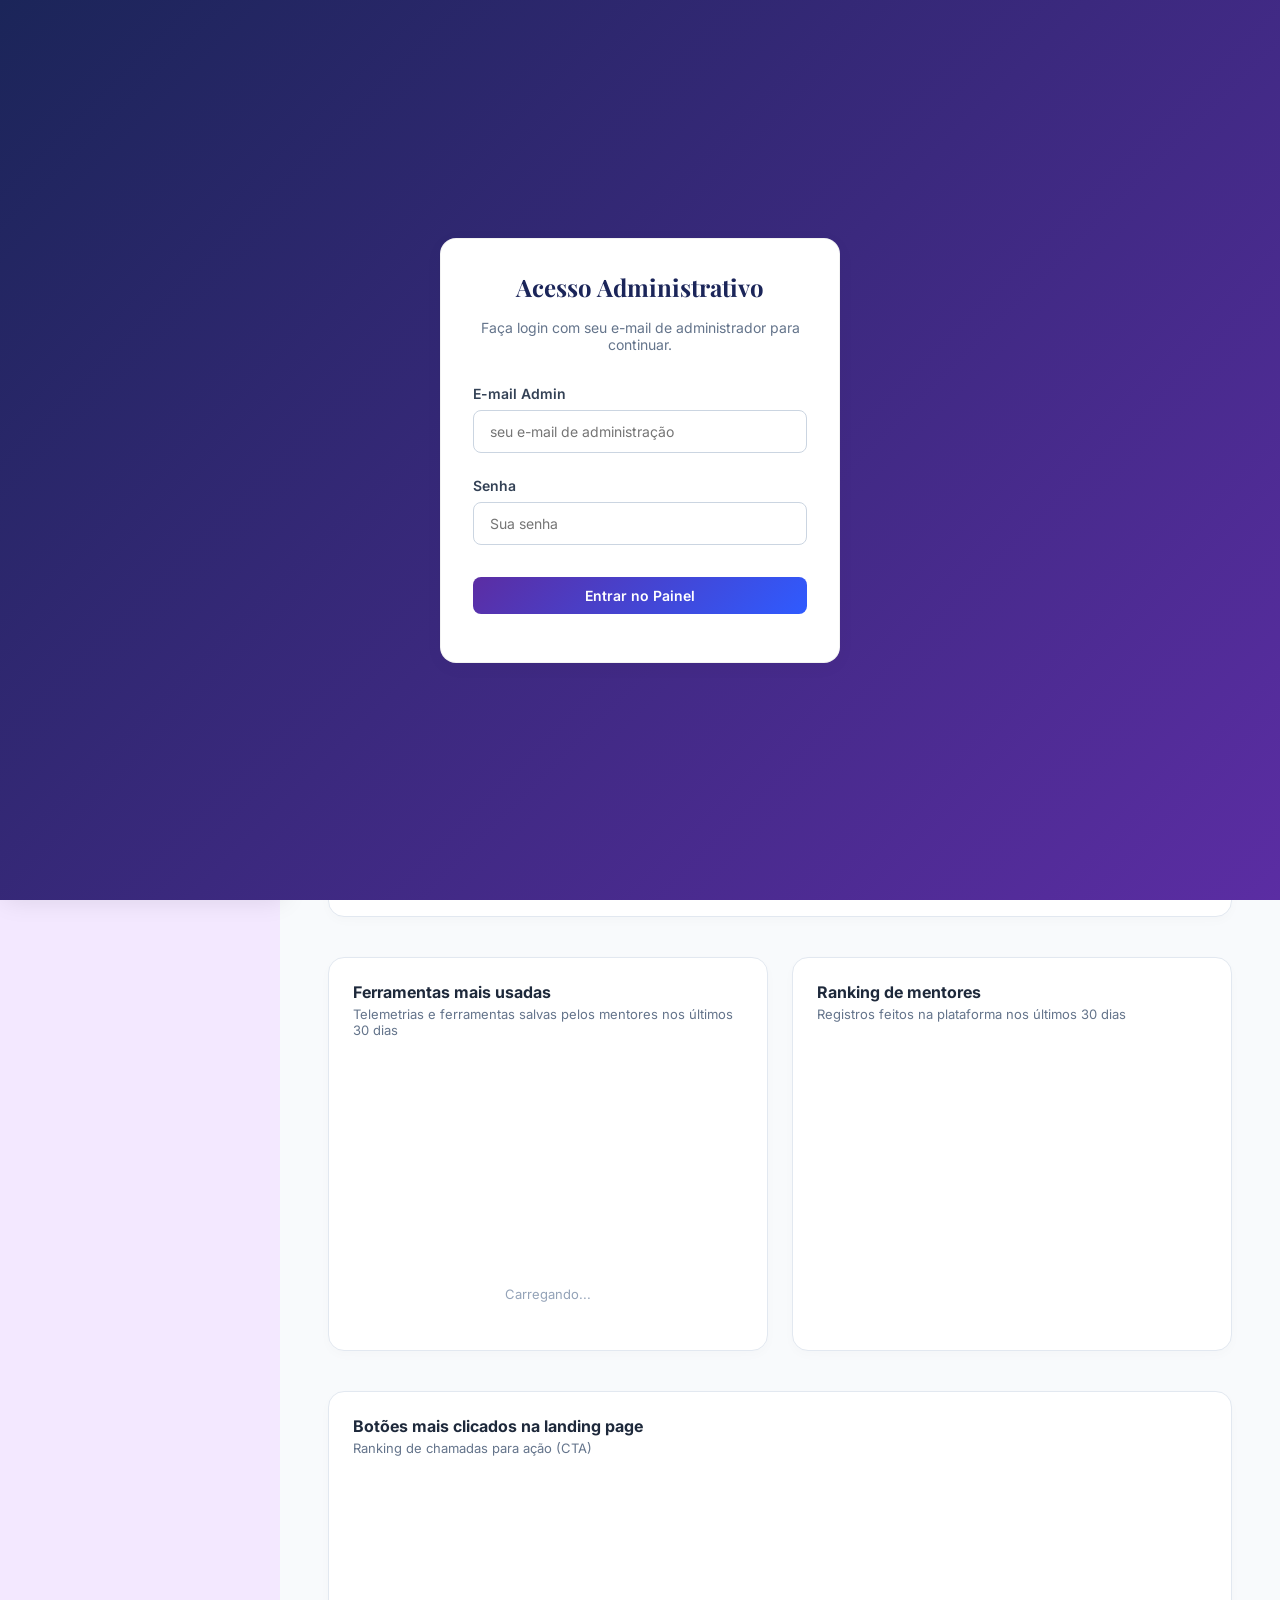
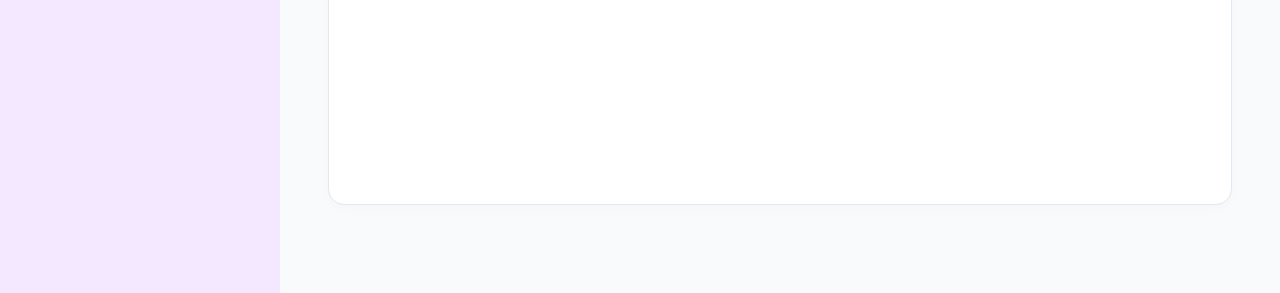
<file: dashboard.html>
<!DOCTYPE html>
<html lang="pt-BR"><head><meta charset="UTF-8"><script>
/* ══ Mentóra — proteção de dados de login no navegador ══
   E-mail, ID, plano e "é administração" NUNCA são gravados no navegador (nem localStorage, nem cookie).
   Os pedidos de gravação dessas chaves ficam só na memória desta aba e somem ao fechar.
   Na abertura, apaga o que versões antigas do site deixaram gravado.
   Quem decide login, plano e administração é a sessão do Supabase + o banco. */
(function () {
  var CHAVES = ['mentor_email_logado', 'mentor_plano_logado', 'is_admin', 'mentor_email', 'mentor_id'];
  var memoria = {};
  var protegida = function (k) { return CHAVES.indexOf(String(k)) !== -1; };
  try {
    var P = Storage.prototype, g = P.getItem, s = P.setItem, r = P.removeItem;
    CHAVES.forEach(function (k) { try { r.call(window.localStorage, k); r.call(window.sessionStorage, k); } catch (e) {} });
    P.getItem = function (k) { return protegida(k) ? (memoria.hasOwnProperty(k) ? memoria[k] : null) : g.call(this, k); };
    P.setItem = function (k, v) { if (protegida(k)) { memoria[k] = String(v); return; } return s.call(this, k, v); };
    P.removeItem = function (k) { if (protegida(k)) { delete memoria[k]; return; } return r.call(this, k); };
  } catch (e) {}
  try {
    var d = Object.getOwnPropertyDescriptor(Document.prototype, 'cookie');
    CHAVES.forEach(function (k) { d.set.call(document, k + '=; path=/; max-age=0'); });
    Object.defineProperty(document, 'cookie', {
      configurable: true,
      get: function () {
        var c = d.get.call(document);
        Object.keys(memoria).forEach(function (k) { c += (c ? '; ' : '') + k + '=' + memoria[k]; });
        return c;
      },
      set: function (v) {
        var txt = String(v), nome = txt.split('=')[0].trim();
        if (protegida(nome)) {
          var valor = txt.slice(txt.indexOf('=') + 1).split(';')[0];
          if (valor === '' || /max-age=0/i.test(txt)) delete memoria[nome]; else memoria[nome] = valor;
          return;
        }
        d.set.call(document, v);
      }
    });
  } catch (e) {}
})();
</script>
<meta name="viewport" content="width=device-width, initial-scale=1.0"><title>Painel de Controle — Mentóra</title>
 <link rel="preconnect" href="https://fonts.googleapis.com"><link href="https://fonts.googleapis.com/css2?family=Inter:wght@400;500;600;700&family=Playfair+Display:ital,wght@0,600;0,700;1,600&display=swap" rel="stylesheet"><!-- Supabase CDN -->
 <script src="vendor/supabase-js-2.117.2.umd.js"></script>
 <!-- Chart.js -->
 <script src="vendor/chart-4.4.1.umd.js"></script>
 
 <script>// Inicialização Global do Supabase
 const { createClient } = supabase;
 const supabaseUrl = 'https://duhaqygpyamjelwxylmn.supabase.co';
 // NOTA DE SEGURANÇA: Esta é a chave anon (pública), segura para o browser.
 // Operações administrativas que precisam da service_role devem ser feitas
 // via Supabase Edge Functions (backend), nunca exposta aqui.
 const supabaseKey = 'sb_publishable_n2qLPXvOmwCZRHCcCziVlg_rWRiiDcB';
 // cadeado da sessão por aba: uma aba travada não faz as outras esperarem (evita lentidão entre abas)
 const supabaseClient = createClient(supabaseUrl, supabaseKey, { auth: { lock: async (_nome, _espera, fn) => await fn() } });
 window.supabaseClient = supabaseClient;
 // Fase 6: colunas de Usuarios sem o CPF
 // Mentores clientes da plataforma: tira mentorados e as contas da administração (perfil ADMIN / role admin)
 function mentoraEhMentorCliente(u) {
  if (!u) return false;
  const perfil = String(u.perfil || '').toUpperCase(), role = String(u.role || '').toLowerCase();
  return perfil !== 'MENTORADO' && perfil !== 'ADMIN' && role !== 'admin';
 }
 window.mentoraEhMentorCliente = mentoraEhMentorCliente;
 const USUARIOS_COLUNAS_SEM_CPF = 'id, created_at, nome, telefone, email, especialidade, plano, "Data nascimento", Idade, Telefone, Perfil, data_nascimento, idade, perfil, metodo, mentor_id, mentor_email, role, arquivado, arquivado_em, agenda_eventos, postits, perfil_publico, foto_perfil_base64, conteudos_order, nichos_metodologia, comunidade_banido, foto_url, vip_ate, pro_business, desconto_pro, plano_proximo, plano_proximo_ate, plano_cancelado_em, pro_convite, pro_preco_mensal, pro_preco_anual, pro_origem';
 </script>
 
 <style>*, *::before, *::after {
 box-sizing: border-box;
 margin: 0;
 padding: 0;
 }

 :root {
 --indigo: #F8FAFC;
 --indigo-dark: #FFFFFF;
 --indigo-card: #F1F5F9;
 --purple: #5B2DA3;
 --purple-hover: #482382;
 --blue: #2F5BFF;
 --lilac: #8B5CF6;
 --gold: #D4AF37;
 --gold-light: #B4850A;
 --white: #1B2559;
 --text: #334155;
 --text-muted: #64748B;
 --glass: rgba(255, 255, 255, 0.05);
 --glass-border: rgba(255, 255, 255, 0.1);
 
 --grad-bg: linear-gradient(135deg, #1B2559 0%, #5B2DA3 100%);
 --grad-accent: linear-gradient(135deg, var(--purple), var(--blue));
 }

 body {
 font-family: 'Inter', sans-serif;
 background: #F3E8FF; /* Fundo claro para o painel */
 color: var(--text);
 display: flex;
 min-height: 100vh;
 overflow-x: hidden;
 }

 /* ════════════ Sidebar ════════════ */
 .sidebar {
 width: 280px;
 background: var(--grad-bg);
 color: #fff;
 display: flex;
 flex-direction: column;
 position: fixed;
 top: 0;
 bottom: 0;
 left: 0;
 z-index: 100;
 box-shadow: 4px 0 24px rgba(0,0,0,0.1);
 }

 .brand {
 padding: 2rem;
 font-family: 'Playfair Display', serif;
 font-size: 28px;
 font-weight: 700;
 border-bottom: 1px solid var(--glass-border);
 }

 .brand span {
 color: var(--gold);
 }

 .nav-menu {
 display: flex;
 flex-direction: column;
 padding: 2rem 0;
 flex: 1;
 }

 .nav-item {
 padding: 1rem 2rem;
 color: #D8C7FF;
 text-decoration: none;
 font-weight: 500;
 font-size: 15px;
 display: flex;
 align-items: center;
 gap: 12px;
 transition: all 0.2s;
 cursor: pointer;
 border-left: 4px solid transparent;
 }

 .nav-item:hover, .nav-item.active {
 background: var(--glass);
 color: #fff;
 border-left-color: var(--gold);
 }

 .nav-item.active {
 font-weight: 600;
 }

 .submenu-container {
 background: rgba(0,0,0,0.1);
 display: none;
 flex-direction: column;
 }
 .submenu-container.open {
 display: flex;
 }
 .submenu-item {
 padding: 0.8rem 2rem 0.8rem 3.5rem;
 color: #D8C7FF;
 font-size: 14px;
 cursor: pointer;
 transition: all 0.2s;
 border-left: 4px solid transparent;
 }
 .submenu-item:hover, .submenu-item.active {
 color: #fff;
 background: var(--glass);
 border-left-color: var(--gold);
 }

 .sidebar-footer {
 padding: 2rem;
 border-top: 1px solid var(--glass-border);
 font-size: 13px;
 color: #D8C7FF;
 }

 /* ════════════ Main Content ════════════ */
 .main-wrapper {
 margin-left: 280px;
 flex: 1;
 display: flex;
 flex-direction: column;
 background: #F8FAFC;
 }

 .header {
 height: 80px;
 background: #fff;
 border-bottom: 1px solid rgba(0,0,0,0.05);
 display: flex;
 align-items: center;
 justify-content: space-between;
 padding: 0 3rem;
 position: sticky;
 top: 0;
 z-index: 90;
 }

 .header-title {
 font-family: 'Playfair Display', serif;
 font-size: 24px;
 color: var(--white);
 font-weight: 700;
 }

 .user-profile {
 display: flex;
 align-items: center;
 gap: 12px;
 }

 .avatar {
 width: 40px;
 height: 40px;
 border-radius: 50%;
 background: var(--grad-accent);
 display: flex;
 align-items: center;
 justify-content: center;
 color: #fff;
 font-weight: 700;
 font-size: 16px;
 }

 .content-area {
 padding: 3rem;
 flex: 1;
 }

 .section-view {
 display: none;
 animation: fadeIn 0.3s ease;
 }

 .section-view.active {
 display: block;
 }

 @keyframes fadeIn {
 from { opacity: 0; transform: translateY(10px); }
 to { opacity: 1; transform: translateY(0); }
 }

 /* ════════════ Componentes Genéricos ════════════ */
 .card {
 background: #fff;
 border-radius: 16px;
 padding: 2rem;
 box-shadow: 0 4px 20px rgba(0,0,0,0.03);
 border: 1px solid rgba(0,0,0,0.05);
 margin-bottom: 2rem;
 }

 .card-title {
 font-size: 18px;
 font-weight: 700;
 color: var(--white);
 margin-bottom: 1.5rem;
 display: flex;
 justify-content: space-between;
 align-items: center;
 }

 .btn {
 padding: 10px 24px;
 border-radius: 8px;
 font-family: 'Inter', sans-serif;
 font-size: 14px;
 font-weight: 600;
 cursor: pointer;
 border: none;
 transition: all 0.2s;
 }

 .btn-primary {
 background: var(--grad-accent);
 color: #fff;
 }

 .btn-primary:hover {
 box-shadow: 0 6px 16px rgba(91, 45, 163, 0.3);
 transform: translateY(-2px);
 }

 .btn-outline {
 background: transparent;
 border: 1px solid var(--purple);
 color: var(--purple);
 }

 /* ════════════ Tabelas ════════════ */
 table {
 width: 100%;
 border-collapse: collapse;
 font-size: 14px;
 }

 th {
 text-align: left;
 padding: 1rem;
 border-bottom: 2px solid #E2E8F0;
 color: var(--text-muted);
 font-weight: 600;
 }

 td {
 padding: 1rem;
 border-bottom: 1px solid #E2E8F0;
 color: var(--text);
 }

 tr:last-child td {
 border-bottom: none;
 }

 .badge {
 padding: 4px 10px;
 border-radius: 100px;
 font-size: 12px;
 font-weight: 600;
 background: #E0E7FF;
 color: #4338CA;
 }
 
 .badge.premium {
 background: rgba(212, 175, 55, 0.2);
 color: #927218;
 }

 /* ════════════ Upload Area ════════════ */
 .upload-box {
 border: 2px dashed #CBD5E1;
 border-radius: 12px;
 padding: 3rem 2rem;
 text-align: center;
 background: #F8FAFC;
 transition: all 0.2s;
 cursor: pointer;
 }

 .upload-box:hover {
 border-color: var(--purple);
 background: #F1F5F9;
 }

 .upload-icon {
 font-size: 32px;
 margin-bottom: 1rem;
 color: var(--purple);
 }

 .upload-text {
 color: var(--text-muted);
 font-size: 14px;
 }

 .upload-text span {
 color: var(--purple);
 font-weight: 600;
 }

 .form-group {
 margin-bottom: 1.5rem;
 }

 .form-group label {
 display: block;
 margin-bottom: 0.5rem;
 font-weight: 600;
 font-size: 14px;
 }

 .form-input {
 width: 100%;
 padding: 12px 16px;
 border-radius: 8px;
 border: 1px solid #CBD5E1;
 font-family: 'Inter', sans-serif;
 font-size: 14px;
 transition: border-color 0.2s;
 }

 .form-input:focus {
 outline: none;
 border-color: var(--purple);
 }

 /* ════════════ Utilitários de Grid ════════════ */
 .grid-3 {
 display: grid;
 grid-template-columns: repeat(3, 1fr);
 gap: 1.5rem;
 margin-bottom: 2rem;
 }

 .grid-2 {
 display: grid;
 grid-template-columns: 1fr 1fr;
 gap: 1.5rem;
 margin-bottom: 2rem;
 }

 .grid-2-settings {
 display: grid;
 grid-template-columns: 1fr 1fr;
 gap: 1.5rem;
 margin-bottom: 1.5rem;
 }

 /* ════════════ Responsividade ════════════ */
 #mobile-menu-btn {
 display: none;
 background: transparent;
 border: none;
 font-size: 24px;
 cursor: pointer;
 color: var(--text);
 }
 
 #sidebar-overlay {
 display: none;
 position: fixed;
 top: 0; left: 0; right: 0; bottom: 0;
 background: rgba(0,0,0,0.5);
 z-index: 90;
 }

 @media (max-width: 1024px) {
 .sidebar {
 transform: translateX(-100%);
 transition: transform 0.3s ease;
 z-index: 100;
 }
 .sidebar.open {
 transform: translateX(0);
 }
 #sidebar-overlay.show {
 display: block;
 }
 .main-wrapper {
 margin-left: 0;
 }
 .header {
 padding: 0 1.5rem;
 }
 .content-area {
 padding: 1.5rem;
 }
 #mobile-menu-btn {
 display: block;
 }
 .grid-3 {
 grid-template-columns: 1fr 1fr;
 }
 }

 @media (max-width: 768px) {
 .grid-3 {
 grid-template-columns: 1fr;
 }
 .grid-2 {
 grid-template-columns: 1fr;
 }
 .grid-2-settings {
 grid-template-columns: 1fr;
 }
 .header-title {
 font-size: 18px;
 }
 .user-profile> div:first-child {
 display: none; /* Esconde o texto do admin, mostra só avatar */
 }
 .card {
 padding: 1.25rem;
 }
 }
 
 /* logo atual da Mentóra + menu com rolagem e rodapé sempre visível */
 .sidebar { overflow: hidden; }
 .brand { flex-shrink: 0; }
 .brand { background:#fff !important; margin:6px 6px 0 6px; border-radius:10px 10px 0 0; border-bottom:none !important; }
 .brand .brand-logo { display:inline-flex; background:transparent; padding:0; }
 .brand .brand-admin { color:#5B2DA3 !important; }
 .brand .brand-logo img { height:52px; width:auto; display:block; }
 .nav-menu { overflow-y: auto; min-height: 0; padding: 1rem 0 !important; scrollbar-width: thin; scrollbar-color: rgba(255,255,255,0.3) transparent; }
 .sidebar-footer { flex-shrink: 0; padding: 1rem 1.5rem !important; background: rgba(0,0,0,0.18); }
 .sidebar-footer a { display:block !important; text-align:center; background:#fff; color:#5B2DA3 !important; border-radius:100px; padding:10px 14px; margin-top:8px !important; font-size:14px; }
 .sidebar-footer a:hover { background:#F5F3FF; }
</style>
</head>

<body><!-- Modal de Login Admin -->
 <div id="admin-login-overlay" style="position: fixed; top: 0; left: 0; width: 100%; height: 100%; background: var(--grad-bg); z-index: 9999; display: flex; align-items: center; justify-content: center; flex-direction: column;"><div class="card" style="width: 400px; text-align: center; margin: 0;"><h2 style="font-family: 'Playfair Display', serif; margin-bottom: 1rem; color: var(--white);">Acesso Administrativo</h2>
 <p style="color: var(--text-muted); font-size: 14px; margin-bottom: 2rem;">Faça login com seu e-mail de administrador para continuar.</p>
 
 <div class="form-group" style="text-align: left;"><label>E-mail Admin</label>
 <input type="email" id="admin-login-email" class="form-input" placeholder="seu e-mail de administração" autocomplete="username"></div>
 <div class="form-group" style="text-align: left; margin-bottom: 2rem;"><label>Senha</label>
 <input type="password" id="admin-login-senha" class="form-input" placeholder="Sua senha" autocomplete="current-password"></div>
 
 <button class="btn btn-primary" style="width: 100%; margin-bottom: 1rem;" id="btn-admin-login" onclick="fazerLoginAdmin()">Entrar no Painel</button>
 <div id="admin-login-error" style="color: #e05c6a; font-size: 13px; display: none;">Erro ao fazer login. Verifique suas credenciais.</div>
 </div>
 </div>

 <!-- Sidebar -->
 <aside class="sidebar"><div class="brand"><span class="brand-logo"><img src="[data-uri]" alt="Mentóra"></span><span class="brand-admin" style="font-size: 12px; font-family: 'Inter', sans-serif; font-weight: 600; letter-spacing: 2px; color: #D8C7FF; display: block; margin-top: 12px;">ADMIN PANEL</span>
 </div>
 
 <nav class="nav-menu"><div class="nav-item active" onclick="switchTab('overview', this)">Visão Geral
 </div>
 <div class="nav-item" onclick="switchTab('database', this)">Banco de Dados
 </div>
 <div class="nav-item" onclick="switchTab('quizzes', this)" id="nav-testes">Testes Mentóra
 </div>
 <div class="nav-item" onclick="switchTab('contents', this)">Conteúdos / Metodologia
 </div>
 <div class="nav-item" onclick="switchTab('transicao', this)">Pró Business
 </div>
 <div class="nav-item" onclick="switchTab('videos', this); carregarVideosAdmin();">Biblioteca de Vídeos
 </div>
 <div class="nav-item" onclick="switchTab('comunidade', this); inicializarModeracao();" style="position:relative;"> Comunidade
      <span id="badge-recursos" style="display:none; position:absolute; top:10px; right:12px; background:#ef4444; color:#fff; font-size:10px; font-weight:700; min-width:18px; height:18px; border-radius:9px; padding:0 4px; align-items:center; justify-content:center; line-height:18px;">0</span>
 </div>
 <div class="nav-item" onclick="switchTab('avaliacoes', this); carregarAvaliacoesAdmin();" style="position:relative;">Avaliações
      <span id="badge-avaliacoes" style="display:none; position:absolute; top:10px; right:12px; background:#ef4444; color:#fff; font-size:10px; font-weight:700; min-width:18px; height:18px; border-radius:9px; padding:0 4px; align-items:center; justify-content:center;"></span>
 </div>
 <div class="nav-item" onclick="switchTab('habilitacoes', this); carregarHabilitacoesAdmin();" style="position:relative;">Habilitações
      <span id="badge-habilitacoes" style="display:none; position:absolute; top:10px; right:12px; background:#ef4444; color:#fff; font-size:10px; font-weight:700; min-width:18px; height:18px; border-radius:9px; padding:0 4px; align-items:center; justify-content:center;"></span>
 </div>
 <div class="nav-item" onclick="switchTab('suporte', this)" style="position:relative;">Suporte (Alice)
 <span id="badge-suporte" style="display:none; position:absolute; top:10px; right:12px; background:#ef4444; color:#fff; font-size:10px; font-weight:700; min-width:18px; height:18px; border-radius:9px; align-items:center; justify-content:center; padding:0 5px;"></span>
 </div>
 <div class="nav-item" onclick="switchTab('settings', this)">Configurações
 </div>
 </nav>

 <div class="sidebar-footer">Sessão Administrativa<br><a href="index.html" style="color: var(--gold); text-decoration: none; margin-top: 10px; display: inline-block; font-weight: 600;">&larr; Voltar ao Site</a>
 </div>
 </aside>
 
 <div id="sidebar-overlay" onclick="toggleSidebar()"></div>

 <!-- Main Wrapper -->
 <main class="main-wrapper"><header class="header"><div style="display: flex; align-items: center; gap: 1rem;"><button id="mobile-menu-btn" onclick="toggleSidebar()"></button>
 <div class="header-title" id="page-title">Visão Geral</div>
 </div>
 <div class="user-profile"><div style="text-align: right;"><div style="font-weight: 600; font-size: 14px; color: var(--white);">Admin Principal</div>
 <div style="font-size: 12px; color: var(--text-muted);">mentoraadm@gmail.com</div>
 </div>
 <div class="avatar">A</div>
 </div>
 </header>

 <div class="content-area"><!-- ================= OVERVIEW SECTION ================= -->
 <section id="overview" class="section-view active"><!-- Linha 1: Cartões principais -->
 <div class="grid-3" style="gap: 1.5rem; margin-bottom: 2.5rem;"><div class="card" style="margin-bottom: 0; padding: 1.5rem; border: 1px solid #E2E8F0; box-shadow: 0 4px 12px rgba(0,0,0,0.02); height: 130px; display: flex; flex-direction: column; justify-content: center;"><div style="color: var(--text-muted); font-size: 14px; font-weight: 600; margin-bottom: 12px;">Total de cadastros</div>
 <div style="font-size: 38px; font-weight: 700; color: var(--purple);" id="stat-total">0</div>
 </div>
 <div class="card" style="margin-bottom: 0; padding: 1.5rem; border: 1px solid #E2E8F0; box-shadow: 0 4px 12px rgba(0,0,0,0.02); height: 130px; display: flex; flex-direction: column; justify-content: center;"><div style="color: var(--text-muted); font-size: 14px; font-weight: 600; margin-bottom: 12px;">Assinaturas VIP</div>
 <div style="font-size: 38px; font-weight: 700; color: var(--blue);" id="stat-vip">0</div>
 </div>
 <div class="card" style="margin-bottom: 0; padding: 1.5rem; border: 1px solid #E2E8F0; box-shadow: 0 4px 12px rgba(0,0,0,0.02); height: 130px; display: flex; flex-direction: column; justify-content: center; position: relative;"><div style="color: var(--text-muted); font-size: 14px; font-weight: 600; margin-bottom: 12px;">Assinaturas Premium</div>
 <div style="font-size: 38px; font-weight: 700; color: var(--gold);" id="stat-premium">0</div>
 <div style="position: absolute; top: 1.5rem; right: 1.5rem; color: #94A3B8; font-weight: 700; cursor: pointer;">...</div>
 </div>
 </div>

 <!-- Linha 2: Dashboard de produtividade -->
 <div style="margin-bottom: 2.5rem;"><h3 style="font-size: 18px; font-weight: 700; color: #1E293B; margin-bottom: 4px;">Dashboard de produtividade dos mentores</h3>
 <p style="color: #64748B; font-size: 14px; margin-bottom: 16px;">Acessos à landing page e às ferramentas — últimos 30 dias</p>
 <div style="display: grid; grid-template-columns: repeat(4, 1fr); gap: 1rem;"><div class="card" style="margin-bottom: 0; padding: 1.5rem; border: 1px solid #E2E8F0; box-shadow: 0 2px 8px rgba(0,0,0,0.02);"><div style="color: #475569; font-size: 13px; font-weight: 600; margin-bottom: 8px;">Acessos landing page</div>
 <div style="font-size: 26px; font-weight: 700; color: #0F172A; margin-bottom: 8px;">0</div>
 <div style="font-size: 13px; font-weight: 600; color: #64748B;">--</div>
 </div>
 <div class="card" style="margin-bottom: 0; padding: 1.5rem; border: 1px solid #E2E8F0; box-shadow: 0 2px 8px rgba(0,0,0,0.02);"><div style="color: #475569; font-size: 13px; font-weight: 600; margin-bottom: 8px;">Acessos ferramentas</div>
 <div style="font-size: 26px; font-weight: 700; color: #0F172A; margin-bottom: 8px;">0</div>
 <div style="font-size: 13px; font-weight: 600; color: #64748B;">--</div>
 </div>
 <div class="card" style="margin-bottom: 0; padding: 1.5rem; border: 1px solid #E2E8F0; box-shadow: 0 2px 8px rgba(0,0,0,0.02);"><div style="color: #475569; font-size: 13px; font-weight: 600; margin-bottom: 8px;">Mentores ativos</div>
 <div style="font-size: 26px; font-weight: 700; color: #0F172A; margin-bottom: 8px;">0</div>
 <div style="font-size: 13px; font-weight: 600; color: #64748B;">--</div>
 </div>
 <div class="card" style="margin-bottom: 0; padding: 1.5rem; border: 1px solid #E2E8F0; box-shadow: 0 2px 8px rgba(0,0,0,0.02);"><div style="color: #475569; font-size: 13px; font-weight: 600; margin-bottom: 8px;">Conversão CTA</div>
 <div style="font-size: 26px; font-weight: 700; color: #0F172A; margin-bottom: 8px;">0.0%</div>
 <div style="font-size: 13px; font-weight: 600; color: #64748B;">--</div>
 </div>
 </div>
 </div>

 <!-- Linha 3: Gráfico de Linhas -->
 <div class="card" style="margin-bottom: 2.5rem; border: 1px solid #E2E8F0; box-shadow: 0 4px 12px rgba(0,0,0,0.02); padding: 1.5rem;"><h3 style="font-size: 16px; font-weight: 700; color: #1E293B; margin-bottom: 4px;">Acessos ao longo do tempo</h3>
 <p style="color: #64748B; font-size: 13px; margin-bottom: 16px;">Landing page vs. ferramentas (14 dias)</p>
 <div style="display: flex; gap: 1.5rem; margin-bottom: 20px;"><div style="display: flex; align-items: center; gap: 8px; font-size: 13px; color: #475569; font-weight: 500;"><span style="width: 12px; height: 12px; border-radius: 3px; background: #8B5CF6;"></span> Landing page
 </div>
 <div style="display: flex; align-items: center; gap: 8px; font-size: 13px; color: #475569; font-weight: 500;"><span style="width: 12px; height: 12px; border-radius: 3px; background: #D4AF37;"></span> Ferramentas
 </div>
 </div>
 <div style="position: relative; height: 250px; width: 100%;"><canvas id="chartLine"></canvas>
 </div>
 </div>

 <!-- Linha 4: Gráfico Donut + Gráfico Barras Verticais -->
 <div style="display: grid; grid-template-columns: 1fr 1fr; gap: 1.5rem; margin-bottom: 2.5rem;"><div class="card" style="margin-bottom: 0; border: 1px solid #E2E8F0; box-shadow: 0 4px 12px rgba(0,0,0,0.02); padding: 1.5rem;"><h3 style="font-size: 16px; font-weight: 700; color: #1E293B; margin-bottom: 4px;">Ferramentas mais usadas</h3>
 <p style="color: #64748B; font-size: 13px; margin-bottom: 16px;">Telemetrias e ferramentas salvas pelos mentores nos últimos 30 dias</p>
 <div style="display: flex; flex-direction: column; align-items: center;"><div style="position: relative; height: 200px; width: 200px; margin-bottom: 2rem;"><canvas id="chartDonut"></canvas>
 </div>
 <div style="width: 100%; display: flex; flex-direction: column; gap: 8px;" id="donut-legend"><div style="font-size: 13px; color: #94A3B8; text-align: center;">Carregando...</div></div>
 </div>
 </div>

 <div class="card" style="margin-bottom: 0; border: 1px solid #E2E8F0; box-shadow: 0 4px 12px rgba(0,0,0,0.02); padding: 1.5rem;"><h3 style="font-size: 16px; font-weight: 700; color: #1E293B; margin-bottom: 4px;">Ranking de mentores</h3>
 <p style="color: #64748B; font-size: 13px; margin-bottom: 24px;">Registros feitos na plataforma nos últimos 30 dias</p>
 <div style="position: relative; height: 280px; width: 100%;"><canvas id="chartBar"></canvas>
 </div>
 </div>
 </div>

 <!-- Linha 5: Gráfico Barras Horizontais -->
 <div class="card" style="margin-bottom: 2.5rem; border: 1px solid #E2E8F0; box-shadow: 0 4px 12px rgba(0,0,0,0.02); padding: 1.5rem;"><h3 style="font-size: 16px; font-weight: 700; color: #1E293B; margin-bottom: 4px;">Botões mais clicados na landing page</h3>
 <p style="color: #64748B; font-size: 13px; margin-bottom: 24px;">Ranking de chamadas para ação (CTA)</p>
 <div style="position: relative; height: 300px; width: 100%;"><canvas id="chartHorizontal"></canvas>
 </div>
 </div>

 </section>

 <!-- ================= DATABASE SECTION ================= -->
 <section id="database" class="section-view"><div class="card"><div class="card-title">Cadastros dos Mentores
 <button class="btn btn-outline" style="padding: 6px 16px; font-size: 12px;" onclick="loadUsers()">Atualizar Lista</button>
 </div>
 <div style="overflow-x: auto; overflow-y: auto; max-height: 400px; border: 1px solid #E2E8F0; border-radius: 8px;"><table style="width: 100%; border-collapse: collapse;"><thead style="position: sticky; top: 0; background: #fff; z-index: 10; box-shadow: 0 2px 4px rgba(0,0,0,0.05);"><tr><th>Nome</th>
 <th>E-mail</th>
 <th>Telefone</th>
 <th>Especialidade</th>
 <th>Plano</th>
 <th>Data</th>
 </tr>
 </thead>
 <tbody id="users-tbody"><tr><td colspan="6" style="text-align: center; color: var(--text-muted); padding: 2rem;">Carregando usuários do banco de dados...</td></tr>
 </tbody>
 </table>
 </div>
 </div>
 </section>
 <!-- ================= CONTENTS SECTION ================= -->
 <section id="contents" class="section-view"><div class="grid-2"><!-- Card de Documentos -->
 <div class="card" style="margin-bottom: 0;"><div class="card-title">Adicionar Material (PDF/Docs)</div>
 
 <div class="form-group"><label>Título do Documento</label>
 <input type="text" id="admin-doc-titulo" class="form-input" placeholder="Ex: Planilha de Precificação"></div>
 
 <div class="form-group"><label>Categoria</label>
 <select id="admin-doc-categoria" class="form-input">
 <optgroup label="Metodologia Mentóra"><option value="PDF Metodológico">PDF Metodológico</option>
 <option value="Reportagem/Artigo">Reportagem/Artigo</option>
 </optgroup>
 <optgroup label="Ferramentas (PDF)"><option value="Ferramentas">Ferramentas (PDF)</option>
 </optgroup>
 <optgroup label="Framework"><option value="Framework Liderança">Framework Liderança & Executivos</option>
 <option value="Framework Vendas">Framework Vendas & Alta Performance</option>
 <option value="Framework Vida">Framework Vida & Transição de Carreira</option>
 </optgroup>
 </select>
 </div>
 
 <div class="form-group"><label>Breve Descrição do Conteúdo</label>
 <textarea id="admin-doc-descricao" class="form-input" placeholder="Ex: Método passo a passo para a primeira sessão..." rows="3"></textarea>
 </div>

 <div class="form-group"><label>Arquivo</label>
 <div class="upload-box" style="padding: 2rem 1rem;" onclick="document.getElementById('admin-doc-arquivo').click()"><div class="upload-icon" style="font-size: 24px; margin-bottom: 0.5rem;"></div>
 <div class="upload-text" id="admin-doc-nome-arquivo" style="font-size: 13px;"><span>Clique</span> ou arraste o arquivo (PDF/DOCX/JPG/MP4)</div>
 <input type="file" id="admin-doc-arquivo" accept=".pdf,.doc,.docx,.png,.jpg,.jpeg,.webp,.mp4,.webm,.mov" style="display:none;" onchange="document.getElementById('admin-doc-nome-arquivo').innerHTML = this.files[0] ? this.files[0].name : '<span>Clique</span> ou arraste o arquivo (PDF/DOCX/JPG/MP4)'">
 </div>
 </div>
 
 <button class="btn btn-primary" style="width: 100%;" onclick="adminSalvarDocumento()">Salvar Documento</button>
 </div>

 <!-- Card de Vídeos -->
 <div class="card" style="margin-bottom: 0; border-color: var(--purple);"><div class="card-title" style="color: var(--purple);">Adicionar Vídeo</div>
 
 <div class="form-group"><label>Título do Vídeo</label>
 <input type="text" class="form-input" placeholder="Ex: Módulo 01 - Networking"></div>
 
 <div class="form-group"><label>Plano Mínimo de Acesso</label>
 <select class="form-input"><option>Gratuito</option>
 <option>Plano VIP</option>
 <option>Plano Premium (Exclusivo)</option>
 </select>
 </div>

 <div class="form-group"><label>Opção 1: Upload Direto (MP4)</label>
 <div class="upload-box" style="padding: 1rem; border-color: #D8C7FF; background: rgba(91, 45, 163, 0.03);"><div class="upload-icon" style="font-size: 20px; margin-bottom: 0.5rem; color: var(--purple);"></div>
 <div class="upload-text" style="font-size: 13px;"><span>Subir arquivo MP4</span> (Max 500MB)</div>
 </div>
 </div>

 <div class="form-group"><label>Opção 2: Link Externo (YouTube/Vimeo)</label>
 <input type="url" class="form-input" placeholder="https://youtube.com/..." style="border-color: #D8C7FF;"></div>
 
 <button class="btn btn-primary" style="width: 100%;">Salvar Vídeo</button>
 </div>
 </div>

 <div class="card"><div class="card-title">Conteúdos Publicados</div>
 <table><thead><tr><th style="width: 100px; text-align: center;">Ordem</th>
 <th>Conteúdo</th>
 <th>Nicho / Categoria</th>
 <th>Tipo</th>
 <th>Acesso</th>
 <th>Ações</th>
 </tr>
 </thead>
 <tbody id="admin-conteudos-tbody"><tr><td colspan="6" style="text-align: center; color: var(--text-muted);">Nenhum conteúdo salvo.</td>
 </tr>
 </tbody>
 </table>
 </div>
 </section>

 <!-- ================= TRANSIÇÃO PREMIUM SECTION ================= -->


 <!-- MODAL PRÓ BUSINESS: convite, valor e cobrança -->
 <div id="modal-pro" style="display:none; position:fixed; inset:0; background:rgba(15,23,42,0.55); z-index:10000; align-items:center; justify-content:center; padding:1rem;">
  <div style="background:#fff; border-radius:16px; width:100%; max-width:560px; max-height:92vh; overflow-y:auto; padding:24px; box-shadow:0 20px 50px rgba(0,0,0,0.25);">
   <div style="display:flex; justify-content:space-between; align-items:center; margin-bottom:6px;">
    <h3 style="margin:0; color:#1B2559; font-size:18px;">Pró Business</h3>
    <button onclick="fecharProBusiness()" style="background:none; border:none; font-size:24px; cursor:pointer; color:#64748b;">&times;</button>
   </div>
   <p id="pro-mentor-nome" style="margin:0 0 4px; color:#64748b; font-size:14px;"></p>
   <p id="pro-status-atual" style="margin:0 0 16px; font-size:13px;"></p>

   <div class="form-group"><label>Como liberar</label>
    <div id="pro-opcoes" style="display:flex; flex-direction:column; gap:8px;"></div>
   </div>
   <div id="pro-bloco-desconto" style="display:none;" class="form-group"><label id="pro-desconto-rot">Desconto nas próximas mensalidades (%)</label>
    <input type="number" id="pro-desconto" class="form-input" min="1" max="99" step="1" placeholder="ex.: 30" oninput="calcularProBusiness()">
   </div>
   <div id="pro-previa" style="background:#F8FAFC; border:1px solid #E2E8F0; border-radius:12px; padding:12px 14px; font-size:13px; color:#334155; margin-bottom:12px;"></div>
   <p id="pro-explica" style="font-size:12px; color:#64748b; line-height:1.5; margin:0 0 16px;"></p>
   <div style="display:flex; gap:8px; justify-content:space-between; flex-wrap:wrap;">
    <button class="btn btn-outline" id="pro-remover" style="border-color:#ef4444; color:#ef4444;" onclick="removerProBusiness()">Remover Pró Business</button>
    <button class="btn btn-primary" id="pro-salvar" onclick="salvarProBusiness()">Liberar Pró Business</button>
   </div>
  </div>
 </div>
 <section id="transicao" class="section-view"><div class="card"><div class="card-title"><span>Pró Business: liberação e desconto</span>
 <span class="badge premium" style="font-size:12px; background:#fef3c7; color:#b45309; border-color:#fde68a;">Marketplace</span>
 </div>
 <p style="color: var(--text-muted); font-size: 14px; margin-bottom: 1.5rem;">O Pró Business é só para mentores <b>VIP</b> e <b>Premium</b> com o plano em dia, e vale na hora: o mentor não precisa aceitar nem pagar nada para ativar. Você escolhe <b>sem desconto</b> ou <b>com desconto (%)</b> nas próximas mensalidades. O VIP passa a ter as funcionalidades Premium e Pró Business, e o desconto dele é calculado sobre o valor do VIP; o do Premium, sobre o valor do Premium. O contrato com o mentor é feito fora da plataforma; ele vê só a confirmação de que o Pró Business está ativo.</p>

 <div style="display: grid; grid-template-columns: repeat(3, 1fr); gap: 1rem; margin-bottom: 1.5rem;"><div style="background:#F8FAFC; border:1px solid #E2E8F0; padding:1rem; border-radius:12px;"><div style="font-size:12px; color:var(--text-muted); font-weight:600;">Mentores cadastrados</div>
 <div style="font-size:28px; font-weight:700; color:var(--purple);" id="count-trans-vip">0</div>
 </div>
 <div style="background:#F8FAFC; border:1px solid #E2E8F0; padding:1rem; border-radius:12px;"><div style="font-size:12px; color:var(--text-muted); font-weight:600;">Pró Business ativos</div>
 <div style="font-size:28px; font-weight:700; color:var(--gold);" id="count-trans-premium">0</div>
 </div>
 <div style="background:#F8FAFC; border:1px solid #E2E8F0; padding:1rem; border-radius:12px;"><div style="font-size:12px; color:var(--text-muted); font-weight:600;">Modelo Marketplace</div>
 <div style="font-size:28px; font-weight:700; color:#10B981;">20% retenção</div>
 </div>
 </div>

 <table><thead><tr><th>Mentor</th>
 <th>E-mail</th>
 <th>Plano Atual</th>
 <th>Pró Business</th>
 <th>Ação</th>
 </tr>
 </thead>
 <tbody id="transicao-mentores-tbody"><tr><td colspan="5" style="text-align: center; color: var(--text-muted);">Carregando mentores...</td>
 </tr>
 </tbody>
 </table>
 </div>
 </section>

 <!-- ================= QUIZZES SECTION ================= -->
 <section id="quizzes" class="section-view"><div class="card"><div class="card-title">Gerenciar Perguntas de Perfilamento</div>
 <p style="color: var(--text-muted); font-size: 14px; margin-bottom: 1.5rem;">Gerencie o teste que direciona o mentorado na Landing Page.</p>
 
 <div style="border: 1px solid #E2E8F0; border-radius: 12px; padding: 1.5rem; margin-bottom: 1rem;"><div style="font-weight: 600; margin-bottom: 1rem;">Pergunta 1: Qual o seu principal objetivo ao conduzir uma sessão?</div>
 <div style="display: flex; flex-direction: column; gap: 8px;"><input type="text" class="form-input" value="Analisar dados e métricas." disabled><input type="text" class="form-input" value="Definir a visão de longo prazo." disabled><input type="text" class="form-input" value="Trabalhar as crenças do mentorado." disabled><input type="text" class="form-input" value="Criar planos de ação imediatos." disabled></div>
 <button class="btn btn-outline" style="margin-top: 1rem; padding: 6px 16px; font-size: 12px;">Editar Pergunta</button>
 </div>

 <button class="btn btn-primary" style="margin-top: 1rem;">+ Adicionar Nova Pergunta</button>
 </div>
 </section>

 <!-- ================= SETTINGS SECTION ================= -->
 <section id="suporte" class="section-view"><div class="card"><div class="card-title">Chamados de Suporte — Alice</div>
 <p style="color:#64748B; font-size:14px; margin:0 0 16px 0;">Relatos de erros e falhas enviados pelas mentoras pelo agente de suporte Alice.</p>
 <div style="overflow-x:auto; border:1px solid #E2E8F0; border-radius:8px;"><table style="width:100%; border-collapse:collapse;"><thead><tr>
 <th>Plano</th><th>Mentora</th><th>Telefone</th><th>Descrição</th><th>Print</th><th>Data</th><th>Ações</th>
 </tr></thead><tbody id="suporte-tbody"><tr><td colspan="7" style="text-align:center; padding:2rem;">Carregando...</td></tr></tbody></table></div>
 </div>
 </section>

 <section id="settings" class="section-view"><div class="card" style="margin-bottom:1.5rem;"><div class="card-title">Imagens no Storage (desempenho)</div>
 <p style="color:#64748B; font-size:14px; line-height:1.55; margin:0 0 1rem 0;">As fotos de perfil e as imagens de posts antigos ainda estão guardadas dentro do banco, o que deixa a plataforma pesada quando muitos mentores acessam juntos. Este botão move cada uma para o armário de imagens (Storage), já reduzida, sem perder nenhuma. Pode rodar mais de uma vez: ele só pega o que falta.</p>
 <div style="display:flex; align-items:center; gap:1rem; flex-wrap:wrap;">
 <button class="btn btn-primary" id="btn-migrar-imagens" onclick="migrarImagensStorage()">Migrar imagens para o Storage</button>
 <span id="migrar-imagens-status" style="font-size:14px; color:#475569;"></span>
 </div>
 </div>
<div class="card"><div class="card-title">Configurações Gerais do Site</div>
 <div class="form-group"><label>Nome do Site</label>
 <input type="text" id="cfg-geral-nome" class="form-input" placeholder="Mentóra — Comunidade de Mentores"></div>
 <div class="form-group"><label>E-mail de Contato Principal</label>
 <input type="email" id="cfg-geral-email" class="form-input" placeholder="contato@..."></div>
 <div class="form-group"><label>Credenciais Supabase (somente leitura)</label>
 <input type="text" class="form-input" value="https://duhaqygpyamjelwxylmn.supabase.co" style="margin-bottom: 8px;" readonly></div>
 <div style="display:flex; align-items:center; gap:1rem; flex-wrap:wrap;"><button class="btn btn-primary" onclick="salvarConfigGeralAdm()">Salvar Alterações Gerais</button><span id="cfg-geral-status" style="font-size:13px; color:#64748B;"></span></div>
 </div>

 <!-- CONTEÚDO DINÂMICO: concorrentes que o robô de notícias nunca publica -->
 <div class="card" style="margin-top: 2rem;"><div class="card-title">Conteúdo Dinâmico — Concorrentes</div>
 <p style="color: var(--text-muted); font-size: 14px; margin-bottom: 1rem; line-height:1.55;">O robô de notícias nunca publica notícias que citem estas marcas, e retira as que já estiverem no ar na próxima execução. Escreva um nome por linha (ou separe por vírgulas). Mesmo sem estar na lista, o robô recusa notícias sobre outras <strong>plataformas para mentores</strong> (sistemas parecidos com a Mentóra). Notícias sobre mentores, empresas ou programas que oferecem mentoria continuam entrando normalmente.</p>
 <textarea id="adm-concorrentes" class="form-input" rows="5" placeholder="ex.: EMentor&#10;Movê&#10;Mentorplace" style="resize:vertical; font-family:inherit;"></textarea>
 <div style="display:flex; align-items:center; gap:1rem; flex-wrap:wrap; margin-top:1rem;"><button class="btn btn-primary" onclick="salvarConcorrentesAdm()">Salvar Lista de Concorrentes</button><span id="adm-concorrentes-status" style="font-size:13px; color:#64748B;"></span></div>
 </div>

 <!-- RECEBIMENTO: formas de pagamento, preços e regra de lançamento (tudo salvo no banco) -->
 <div class="card" style="margin-top: 2rem;"><div class="card-title">Configurações de Recebimento</div>
 <p style="color: var(--text-muted); font-size: 14px; margin-bottom: 1.5rem; line-height:1.55;">Tudo o que você salvar aqui fica no banco e vale na hora para o site e para as cobranças, para todos os visitantes.</p>

 <div style="font-size:13px; font-weight:700; color:#1B2559; margin:0 0 0.6rem;">Formas de pagamento disponíveis no checkout</div>
 <div style="display:flex; flex-direction:column; gap:8px; margin-bottom:0.5rem;">
 <label style="display:flex; gap:10px; align-items:flex-start; font-size:14px; cursor:pointer;"><input type="checkbox" class="adm-gw" value="PIX_MANUAL" style="margin-top:3px;"> <span><strong>PIX direto</strong> — QR Code da chave abaixo; você confirma cada pagamento na tabela "Pagamentos".</span></label>
 <label style="display:flex; gap:10px; align-items:flex-start; font-size:14px; cursor:pointer;"><input type="checkbox" class="adm-gw" value="ASAAS" style="margin-top:3px;"> <span><strong>Asaas</strong> — somente cartão de crédito (à vista ou parcelado), liberação automática; não oferece boleto nem PIX (o PIX fica no "PIX direto"). Precisa dos Secrets ASAAS_API_KEY, ASAAS_AMBIENTE, ASAAS_WEBHOOK_TOKEN e SITE_URL.</span></label>
 <label style="display:flex; gap:10px; align-items:flex-start; font-size:14px; cursor:pointer;"><input type="checkbox" class="adm-gw" value="MERCADOPAGO" style="margin-top:3px;"> <span><strong>Mercado Pago</strong> — PIX e cartão, liberação automática. Precisa dos Secrets MP_ACCESS_TOKEN e SITE_URL.</span></label>
 </div>
 <p style="font-size:12px; color:var(--text-muted); margin:0 0 1.75rem;">Marque só as formas que já estão configuradas. O mentor escolhe entre elas na hora de pagar.</p>

 <div style="font-size:13px; font-weight:700; color:#1B2559; margin:0 0 0.6rem;">Preços de lançamento (R$)</div>
 <div style="display:grid; grid-template-columns:repeat(4, minmax(0,1fr)); gap:1rem; margin-bottom:1.25rem;">
 <div class="form-group"><label>VIP mensal</label><input type="text" id="adm-l-vip-m" class="form-input" placeholder="69,90"></div>
 <div class="form-group"><label>VIP anual</label><input type="text" id="adm-l-vip-a" class="form-input" oninput="simularParcelasAdm()" placeholder="deixe vazio para não oferecer"></div>
 <div class="form-group"><label>Premium mensal</label><input type="text" id="adm-l-pre-m" class="form-input" placeholder="179,90"></div>
 <div class="form-group"><label>Premium anual</label><input type="text" id="adm-l-pre-a" class="form-input" oninput="simularParcelasAdm()" placeholder="deixe vazio para não oferecer"></div>
 </div>
 <div style="font-size:13px; font-weight:700; color:#1B2559; margin:0 0 0.6rem;">Preços depois do lançamento (R$)</div>
 <div style="display:grid; grid-template-columns:repeat(4, minmax(0,1fr)); gap:1rem; margin-bottom:1.25rem;">
 <div class="form-group"><label>VIP mensal</label><input type="text" id="adm-n-vip-m" class="form-input" placeholder="89,90"></div>
 <div class="form-group"><label>VIP anual</label><input type="text" id="adm-n-vip-a" class="form-input" oninput="simularParcelasAdm()" placeholder="vazio = mantém o de lançamento"></div>
 <div class="form-group"><label>Premium mensal</label><input type="text" id="adm-n-pre-m" class="form-input" placeholder="249,90"></div>
 <div class="form-group"><label>Premium anual</label><input type="text" id="adm-n-pre-a" class="form-input" oninput="simularParcelasAdm()" placeholder="vazio = mantém o de lançamento"></div>
 </div>
 <div style="display:grid; grid-template-columns:1fr 1fr; gap:1.5rem; margin-bottom:0.5rem;">
 <div class="form-group"><label>Fim do lançamento</label><input type="date" id="adm-fim-lancamento" class="form-input"></div>
 <div class="form-group"><label>Meses de preço garantido para cada assinante</label><input type="number" id="adm-meses-garantia" class="form-input" min="0" max="36" placeholder="6"></div>
 </div>
 <div style="display:grid; grid-template-columns:1fr 1fr; gap:1.5rem; margin-bottom:0.5rem;">
 <div class="form-group"><label>Juros do parcelamento no Asaas (% ao mês)</label><input type="text" id="adm-juros-asaas" class="form-input" placeholder="ex.: 2,99" oninput="simularParcelasAdm()"></div>
 <div></div>
 </div>
 <div style="background:#F8F6FE; border:1px solid #E9E3FF; border-radius:12px; padding:1rem 1.25rem; margin-bottom:1.25rem;">
  <div style="font-weight:700; color:#1B2559; margin-bottom:0.35rem;">Pacote de análises extras do Agente Mentóra</div>
  <p style="font-size:12px; color:var(--text-muted); margin:0 0 0.75rem; line-height:1.5;">Oferecido quando o mentor passa do teto de segurança de análises no dia. Os créditos não expiram. Deixe em branco para não oferecer o pacote.</p>
  <div style="display:grid; grid-template-columns:1fr 1fr; gap:1.5rem;">
   <div class="form-group" style="margin:0;"><label>Quantidade de análises no pacote</label><input type="number" min="1" step="1" id="adm-pacote-qtd" class="form-input" placeholder="ex.: 20"></div>
   <div class="form-group" style="margin:0;"><label>Preço do pacote (R$)</label><input type="text" id="adm-pacote-preco" class="form-input" placeholder="ex.: 19,90"></div>
  </div>
 </div>
 <p style="font-size:12px; color:var(--text-muted); margin:0 0 1.25rem; line-height:1.5;">O plano anual pode ser pago em até 12x no cartão, com juros por conta de quem paga. No Asaas, os juros usados são os deste campo. No Mercado Pago, os juros são os da própria conta do Mercado Pago.</p>
 <div id="adm-simula-parcelas" style="margin:0 0 1.5rem;"></div>
 <p style="font-size:12px; color:var(--text-muted); margin:0 0 1.75rem; line-height:1.5;">Quem assinar até o fim do lançamento paga o preço de lançamento e o mantém pelos meses indicados, contados da própria assinatura. Depois disso, e para quem assinar após o lançamento, vale o preço novo.</p>

 <div style="font-size:13px; font-weight:700; color:#1B2559; margin:0 0 0.6rem;">Chave PIX (para o PIX direto)</div>
 <div style="display: grid; grid-template-columns: 1fr 1fr; gap: 1.5rem; margin-bottom: 1.5rem;">
 <div class="form-group"><label>Tipo de Chave PIX</label>
 <select id="adm-pix-tipo" class="form-input"><option value="CNPJ">CNPJ</option><option value="CPF">CPF</option><option value="EMAIL">E-mail</option><option value="TELEFONE">Telefone (+55DDDNÚMERO)</option><option value="EVP">Chave Aleatória</option></select></div>
 <div class="form-group"><label>Chave PIX de Recebimento</label><input type="text" id="adm-pix-chave" class="form-input" placeholder="digite a chave exatamente como está no banco"></div>
 </div>
 <div style="display: grid; grid-template-columns: 1fr 1fr; gap: 1.5rem; margin-bottom: 1.5rem;">
 <div class="form-group"><label>Nome do Titular da Conta</label><input type="text" id="adm-pix-nome" class="form-input" placeholder="como aparece no banco"></div>
 <div class="form-group"><label>Cidade do Titular</label><input type="text" id="adm-pix-cidade" class="form-input" placeholder="ex: Itajaí"></div>
 </div>
 <div style="display:flex; align-items:center; gap:1rem; flex-wrap:wrap;"><button class="btn btn-primary" onclick="salvarConfiguracoesPagamentoAdm()">Salvar Configurações de Recebimento</button><span id="adm-pag-status" style="font-size:13px; color:#64748B;"></span></div>
 </div>

 <!-- PAGAMENTOS RECEBIDOS -->
 <div class="card" style="margin-top: 2rem;"><div class="card-title" style="display:flex; justify-content:space-between; align-items:center; gap:1rem; flex-wrap:wrap;">Pagamentos <button class="btn btn-outline" style="padding:6px 14px; font-size:13px;" onclick="carregarPagamentosAdm()">Atualizar</button></div>
 <p style="color: var(--text-muted); font-size: 13px; margin:0 0 1rem;">Pagamentos pelo Asaas e pelo Mercado Pago são confirmados sozinhos. Avisos de PIX direto aparecem como pendentes: confira o extrato do banco e clique em Confirmar para liberar o VIP.</p>
 <div style="overflow-x:auto;"><table style="width:100%; border-collapse:collapse; font-size:13px;">
 <thead><tr style="text-align:left; color:#64748B; font-size:11px; text-transform:uppercase;"><th style="padding:8px;">Data</th><th style="padding:8px;">Mentor(a)</th><th style="padding:8px;">Forma</th><th style="padding:8px;">Plano</th><th style="padding:8px;">Valor</th><th style="padding:8px;">Situação</th><th></th></tr></thead>
 <tbody id="adm-pagamentos-tbody"><tr><td colspan="7" style="padding:12px; text-align:center; color:#94A3B8;">Clique em Atualizar.</td></tr></tbody>
 </table></div>
 </div>
 </section>

  <section id="videos" class="section-view">
  <div class="grid-2">
   <div class="card" style="margin-bottom:0;">
    <div class="card-title">Publicar vídeo na Biblioteca</div>
    <div class="form-group"><label>Título do vídeo</label><input type="text" id="bv-titulo" class="form-input" maxlength="150" placeholder="Ex.: Como estruturar a primeira sessão"></div>
    <div class="form-group"><label>Descrição (opcional)</label><textarea id="bv-descricao" class="form-input" rows="3" maxlength="600" placeholder="Uma ou duas linhas sobre o vídeo"></textarea></div>
    <div class="form-group"><label>De onde vem o vídeo</label>
     <select id="bv-origem" class="form-input" onchange="bvTrocarOrigem()">
      <option value="link">Link do YouTube ou Vimeo (recomendado)</option>
      <option value="arquivo">Enviar arquivo MP4 (até 50 MB)</option>
     </select>
    </div>
    <div class="form-group" id="bv-bloco-link"><label>Link do vídeo</label><input type="url" id="bv-link" class="form-input" placeholder="https://www.youtube.com/watch?v=... ou https://vimeo.com/..."></div>
    <div class="form-group" id="bv-bloco-arquivo" style="display:none;"><label>Arquivo do vídeo (MP4 ou WEBM, até 50 MB)</label><input type="file" id="bv-arquivo" class="form-input" accept="video/mp4,video/webm"></div>
    <div class="form-group"><label>Imagem de capa (opcional; no YouTube a capa vem automática)</label><input type="file" id="bv-capa" class="form-input" accept="image/jpeg,image/png,image/webp"></div>
    <div class="form-group"><label>Quem pode assistir</label>
     <select id="bv-acesso" class="form-input">
      <option value="publico">Todos (vídeo público, sem limite)</option>
      <option value="premium">Exclusivo Premium e Pró Business (os demais veem 2 minutos)</option>
     </select>
    </div>
    <div class="form-group" style="display:flex; align-items:center; gap:8px;"><input type="checkbox" id="bv-destaque"><label for="bv-destaque" style="margin:0;">Colocar em destaque (aparece no player principal)</label></div>
    <button class="btn btn-primary" id="bv-publicar" onclick="publicarVideoAdmin()">Publicar vídeo</button>
    <div id="bv-status" style="font-size:13px; margin-top:10px;"></div>
    <p style="font-size:12px; color:var(--text-muted); margin-top:1rem; line-height:1.5;">Dica: vídeos longos ficam melhores no YouTube (pode ser como "Não listado") ou no Vimeo. O envio de arquivo usa o armazenamento do Supabase, que no plano gratuito tem limite de 50 MB por arquivo e 1 GB no total.</p>
   </div>
   <div class="card" style="margin-bottom:0;">
    <div class="card-title">Vídeos do acervo</div>
    <div id="bv-lista" style="display:flex; flex-direction:column; gap:10px;"><p style="color:var(--text-muted); font-size:14px;">Carregando...</p></div>
   </div>
  </div>
  </section>

  <section id="comunidade" class="section-view">
    <style>
      .mod-wrap { display: flex; flex-direction: column; gap: 1.5rem; }
      .mod-head { display: flex; justify-content: space-between; align-items: flex-start; gap: 1rem; flex-wrap: wrap; }
      .mod-head h2 { margin: 0 0 6px 0; font-family: 'Playfair Display', serif; font-size: 24px; color: #1B2559; }
      .mod-head p { margin: 0; color: #64748B; font-size: 14px; line-height: 1.5; max-width: 760px; }
      .mod-stats { display: grid; grid-template-columns: repeat(4, minmax(0, 1fr)); gap: 1rem; }
      @media (max-width: 1100px) { .mod-stats { grid-template-columns: repeat(2, minmax(0, 1fr)); } }
      .mod-stat { background: #fff; border: 1px solid #E2E8F0; border-radius: 14px; padding: 1.1rem 1.25rem; border-top: 4px solid var(--mc); }
      .mod-stat .n { font-size: 30px; font-weight: 800; color: #1E293B; line-height: 1.1; }
      .mod-stat .l { font-size: 12px; font-weight: 700; text-transform: uppercase; letter-spacing: 0.04em; color: #64748B; margin-top: 4px; }
      .mod-card { background: #fff; border: 1px solid #E2E8F0; border-radius: 16px; padding: 1.5rem; }
      .mod-card-title { display: flex; justify-content: space-between; align-items: center; gap: 1rem; flex-wrap: wrap; margin-bottom: 1rem; }
      .mod-card-title h3 { margin: 0; font-size: 17px; color: #1B2559; }
      .mod-filtros { display: inline-flex; background: #F1F5F9; border-radius: 10px; padding: 4px; gap: 4px; }
      .mod-filtros button { border: none; background: transparent; padding: 7px 14px; border-radius: 8px; font-size: 13px; font-weight: 600; color: #475569; cursor: pointer; }
      .mod-filtros button.ativo { background: #fff; color: #5B2DA3; box-shadow: 0 1px 3px rgba(0,0,0,0.08); }
      .mod-legenda { display: flex; flex-wrap: wrap; gap: 6px; margin-bottom: 1rem; }
      .mod-chip { display: inline-flex; align-items: center; gap: 6px; font-size: 12px; font-weight: 600; padding: 4px 10px; border-radius: 100px; background: var(--cb); color: var(--cc); }
      .mod-chip::before { content: ''; width: 7px; height: 7px; border-radius: 50%; background: var(--cc); }
      .mod-lista { display: flex; flex-direction: column; gap: 1rem; }
      .mod-post { border: 1px solid #E2E8F0; border-left: 5px solid var(--pc, #F59E0B); border-radius: 14px; overflow: hidden; }
      .mod-post-top { display: flex; justify-content: space-between; align-items: flex-start; gap: 1rem; padding: 1rem 1.25rem; background: #F8FAFC; flex-wrap: wrap; }
      .mod-autora { font-weight: 700; color: #1E293B; font-size: 15px; }
      .mod-contato { font-size: 12px; color: #64748B; margin-top: 2px; }
      .mod-prazo { font-size: 12px; font-weight: 700; padding: 4px 10px; border-radius: 100px; white-space: nowrap; }
      .mod-prazo.ok { background: #EEF2FF; color: #4338CA; }
      .mod-prazo.vencido { background: #FEE2E2; color: #B91C1C; }
      .mod-post-body { padding: 1rem 1.25rem; display: flex; flex-direction: column; gap: 0.85rem; }
      .mod-rotulo { font-size: 11px; font-weight: 800; text-transform: uppercase; letter-spacing: 0.05em; color: #64748B; margin-bottom: 4px; }
      .mod-texto { background: #fff; border: 1px solid #E2E8F0; border-radius: 10px; padding: 0.85rem 1rem; font-size: 14px; color: #334155; line-height: 1.55; white-space: pre-wrap; word-break: break-word; max-height: 180px; overflow: auto; }
      .mod-recurso { background: #F0FDF4; border: 1px solid #BBF7D0; border-radius: 10px; padding: 0.85rem 1rem; }
      .mod-recurso .mod-rotulo { color: #15803D; }
      .mod-recurso p { margin: 0; font-size: 14px; color: #166534; line-height: 1.55; white-space: pre-wrap; }
      .mod-recurso small { display: block; margin-top: 6px; color: #15803D; font-size: 12px; }
      .mod-acoes { display: flex; gap: 10px; flex-wrap: wrap; padding: 0 1.25rem 1.25rem 1.25rem; }
      .mod-btn { border: none; border-radius: 10px; padding: 10px 18px; font-size: 13px; font-weight: 700; cursor: pointer; transition: transform 0.15s, box-shadow 0.15s; }
      .mod-btn:hover { transform: translateY(-1px); box-shadow: 0 4px 10px rgba(0,0,0,0.08); }
      .mod-btn:disabled { opacity: 0.6; cursor: wait; transform: none; }
      .mod-btn.liberar { background: #10B981; color: #fff; }
      .mod-btn.remover { background: #fff; color: #DC2626; border: 1.5px solid #FCA5A5; }
      .mod-btn.remover:hover { background: #FEF2F2; }
      .mod-btn.leve { background: #fff; color: #5B2DA3; border: 1.5px solid #DDD6FE; }
      .mod-vazio { text-align: center; padding: 2.5rem 1rem; color: #64748B; font-size: 14px; border: 1px dashed #CBD5E1; border-radius: 14px; }
      .mod-tabela { width: 100%; border-collapse: collapse; font-size: 14px; }
      .mod-tabela th { text-align: left; font-size: 11px; text-transform: uppercase; letter-spacing: 0.05em; color: #64748B; padding: 10px 12px; border-bottom: 1px solid #E2E8F0; }
      .mod-tabela td { padding: 12px; border-bottom: 1px solid #F1F5F9; color: #334155; vertical-align: middle; }
      .mod-barra { width: 90px; height: 6px; background: #F1F5F9; border-radius: 100px; overflow: hidden; display: inline-block; vertical-align: middle; margin-right: 8px; }
      .mod-barra div { height: 100%; border-radius: 100px; }
      .mod-sit { font-size: 12px; font-weight: 700; padding: 4px 10px; border-radius: 100px; }
      .mod-sit.ativa { background: #DCFCE7; color: #15803D; }
      .mod-sit.suspensa { background: #FEE2E2; color: #B91C1C; }
      .mod-regras { font-size: 13px; color: #64748B; line-height: 1.6; background: #F8FAFC; border: 1px solid #E2E8F0; border-radius: 12px; padding: 1rem 1.25rem; }
      .mod-regras strong { color: #334155; }
    </style>

    <div class="mod-wrap">
      <div class="mod-head">
        <div>
          <h2>Moderação da Comunidade</h2>
          <p>O Gerente da Comunidade retém automaticamente os posts que violam as diretrizes. Eles ficam ocultos até a sua decisão: <strong style="color:#059669;">liberar</strong> quando for um engano ou <strong style="color:#DC2626;">confirmar a violação</strong> e remover.</p>
        </div>
        <button class="mod-btn leve" onclick="carregarModeracao()">Atualizar</button>
      </div>

      <div class="mod-stats">
        <div class="mod-stat" style="--mc:#F59E0B;"><div class="n" id="mod-n-retidos">–</div><div class="l">Aguardando decisão</div></div>
        <div class="mod-stat" style="--mc:#10B981;"><div class="n" id="mod-n-recursos">–</div><div class="l">Com recurso da mentora</div></div>
        <div class="mod-stat" style="--mc:#EF4444;"><div class="n" id="mod-n-confirmadas">–</div><div class="l">Violações confirmadas no mês</div></div>
        <div class="mod-stat" style="--mc:#5B2DA3;"><div class="n" id="mod-n-suspensas">–</div><div class="l">Mentoras suspensas</div></div>
      </div>

      <div class="mod-card">
        <div class="mod-card-title">
          <h3>Posts retidos</h3>
          <div class="mod-filtros" id="mod-filtros">
            <button class="ativo" data-f="todos" onclick="filtrarModeracao('todos')">Todos</button>
            <button data-f="recurso" onclick="filtrarModeracao('recurso')">Com recurso</button>
            <button data-f="sem" onclick="filtrarModeracao('sem')">Sem recurso</button>
          </div>
        </div>
        <div class="mod-legenda" id="mod-legenda"></div>
        <div class="mod-lista" id="mod-lista"><div class="mod-vazio">Carregando...</div></div>
      </div>

      <div class="mod-card">
        <div class="mod-card-title"><h3>Histórico por mentora</h3></div>
        <div style="overflow-x:auto;">
          <table class="mod-tabela">
            <thead><tr><th>Mentora</th><th>Posts retidos (total)</th><th>Violações no mês</th><th>Situação</th><th></th></tr></thead>
            <tbody id="mod-historico"><tr><td colspan="5" style="text-align:center; color:#94A3B8;">Carregando...</td></tr></tbody>
          </table>
        </div>
      </div>

      <div class="mod-regras">
        <strong>Como funciona:</strong> o robô compara palavras inteiras (sem acento) nas categorias da legenda e retém o post na hora da publicação — a autora é avisada na caixa de mensagens e pode enviar um recurso. O post retido fica oculto por até <strong>5 dias</strong> aguardando decisão. Ao atingir <strong>3 violações confirmadas no mesmo mês</strong>, a participação da mentora na comunidade é suspensa automaticamente; você pode reativá-la aqui.
      </div>
    </div>
  </section>

  <section id="habilitacoes" class="section-view">
    <style>
      #hab-adm-filtros { display:flex; gap:8px; flex-wrap:wrap; margin-bottom:14px; }
      #hab-adm-filtros button { border:1px solid #E2E8F0; background:#fff; color:#475569; border-radius:100px; padding:6px 14px; font-size:13px; font-weight:600; cursor:pointer; font-family:inherit; }
      #hab-adm-filtros button.ativo { background:#5B2DA3; border-color:#5B2DA3; color:#fff; }
      #hab-adm-lista .btn-ok, #hab-adm-lista .btn-no, #hab-adm-lista .btn-ver { border-radius:8px; padding:7px 16px; font-size:13px; font-weight:700; cursor:pointer; font-family:inherit; }
      #hab-adm-lista .btn-ok { background:#16A34A; border:1px solid #16A34A; color:#fff; }
      #hab-adm-lista .btn-no { background:#fff; border:1px solid #FCA5A5; color:#B91C1C; }
      #hab-adm-lista .btn-ver { background:#fff; border:1px solid #D9CCF5; color:#5B2DA3; }
    </style>
    <div class="card">
      <div class="card-title">Habilitações profissionais (psicólogos e psicanalistas)</div>
      <p style="font-size:13.5px; color:#64748B; line-height:1.6; margin:0 0 14px;">O mentor envia o comprovante e você confere. <b>Psicólogo:</b> confirme o número do CRP no Cadastro Nacional do CFP (nome, região e situação ativa). <b>Psicanálise:</b> confira o certificado completo e se a instituição existe; psicanálise não tem conselho profissional, então esta habilitação libera só a linguagem psicanalítica, nunca diagnóstico. Aprovada vale por 1 ano. O comprovante fica privado e é apagado se o mentor excluir a conta.</p>
      <div id="hab-adm-filtros">
        <button type="button" class="ativo" data-f="pendente" onclick="filtrarHabilitacoesAdmin('pendente')">Pendentes</button>
        <button type="button" data-f="aprovada" onclick="filtrarHabilitacoesAdmin('aprovada')">Aprovadas</button>
        <button type="button" data-f="encerradas" onclick="filtrarHabilitacoesAdmin('encerradas')">Recusadas e revogadas</button>
        <button type="button" data-f="todas" onclick="filtrarHabilitacoesAdmin('todas')">Todas</button>
      </div>
      <div id="hab-adm-lista">Abra esta aba para carregar os pedidos.</div>
    </div>
  </section>

  <section id="avaliacoes" class="section-view">
    <style>
      .av-est { color:#F59E0B; letter-spacing:1px; }
      .av-est .off { color:#E2E8F0; }
      .av-resp { margin-top:0.75rem; background:#FAF7FF; border-left:3px solid #5B2DA3; border-radius:0 10px 10px 0; padding:0.75rem 1rem; }
      .av-resp .r { font-size:12px; font-weight:700; color:#5B2DA3; }
      .av-resp p { margin:0.3rem 0 0; font-size:14px; color:#334155; white-space:pre-wrap; }
      .av-txt { width:100%; min-height:90px; border:1px solid #E2E8F0; border-radius:10px; padding:0.75rem 0.9rem; font-family:inherit; font-size:14px; resize:vertical; box-sizing:border-box; outline:none; }
      .av-txt:focus { border-color:#5B2DA3; }
    </style>
    <div class="mod-wrap">
      <div class="mod-head">
        <div>
          <h2>Avaliações da Plataforma</h2>
          <p>O que os mentores dizem na aba <strong>Nos Avalie</strong> da comunidade. Sua resposta aparece embaixo da avaliação, para todos, como <strong>Resposta da Mentóra</strong>. A nota e o texto de quem avaliou nunca podem ser alterados pela administração.</p>
        </div>
        <button class="mod-btn leve" onclick="carregarAvaliacoesAdmin()">Atualizar</button>
      </div>

      <div class="mod-stats">
        <div class="mod-stat" style="--mc:#F59E0B;"><div class="n" id="av-n-media">–</div><div class="l">Nota média (termômetro)</div></div>
        <div class="mod-stat" style="--mc:#5B2DA3;"><div class="n" id="av-n-total">–</div><div class="l">Avaliações publicadas</div></div>
        <div class="mod-stat" style="--mc:#EF4444;"><div class="n" id="av-n-sem">–</div><div class="l">Sem resposta</div></div>
        <div class="mod-stat" style="--mc:#10B981;"><div class="n" id="av-n-retidas">–</div><div class="l">Em análise (robô)</div></div>
      </div>

      <div class="mod-card">
        <div class="mod-card-title">
          <h3>Avaliações</h3>
          <div class="mod-filtros" id="av-filtros">
            <button class="ativo" data-f="sem" onclick="filtrarAvaliacoesAdmin('sem')">Sem resposta</button>
            <button data-f="retidas" onclick="filtrarAvaliacoesAdmin('retidas')">Em análise</button>
            <button data-f="baixas" onclick="filtrarAvaliacoesAdmin('baixas')">Notas 1 e 2</button>
            <button data-f="todas" onclick="filtrarAvaliacoesAdmin('todas')">Todas</button>
          </div>
        </div>
        <div class="mod-lista" id="av-lista"><div class="mod-vazio">Carregando...</div></div>
      </div>
    </div>
  </section>

 </div>
 </main>

 <!-- ================= MODAL NOVO MENTORADO ================= -->
 <div id="modal-novo" style="display: none; position: fixed; top: 0; left: 0; width: 100%; height: 100%; background: rgba(0,0,0,0.5); z-index: 999; align-items: center; justify-content: center;"><div class="card" style="width: 400px; position: relative; margin: 0;"><button style="position: absolute; top: 1rem; right: 1rem; background: transparent; border: none; font-size: 20px; cursor: pointer;" onclick="document.getElementById('modal-novo').style.display='none'">&times;</button>
 <h3 style="font-family: 'Playfair Display', serif; color: var(--white); margin-bottom: 1.5rem;">Cadastrar Mentorado Manual</h3>
 
 <div class="form-group"><label>Nome Completo</label>
 <input type="text" id="nm-nome" class="form-input" placeholder="Ex: João da Silva"></div>
 <div class="form-group"><label>Telefone / WhatsApp</label>
 <input type="text" id="nm-telefone" class="form-input" placeholder="(11) 99999-9999"></div>
 <div class="form-group" style="display: grid; grid-template-columns: 1fr 1fr; gap: 1rem;"><div><label>Data de Nascimento</label>
 <input type="date" id="nm-nascimento" class="form-input"></div>
 <div><label>Idade</label>
 <input type="number" id="nm-idade" class="form-input" placeholder="Ex: 35"></div>
 </div>
 
 <div class="form-group"><label>Método de Mentoria</label>
 <select id="nm-metodo" class="form-input"><option value="clinico">Clínico (Padrões Traumáticos)</option>
 <option value="lideranca">Liderança (LeaderMap)</option>
 </select>
 </div>
 
 <button class="btn btn-primary" style="width: 100%; margin-top: 1rem;" onclick="salvarMentoradoManual()">Salvar Mentorado</button>
 </div>
 </div>


  <!-- ================= COMUNIDADE SECTION ================= -->


 <script>function toggleSidebar() {
 const sidebar = document.querySelector('.sidebar');
 const overlay = document.getElementById('sidebar-overlay');
 sidebar.classList.toggle('open');
 overlay.classList.toggle('show');
 }

 function toggleSubmenu(id) {
 const el = document.getElementById(id);
 if (el) {
 if (el.style.display === 'none' || el.style.display === '') {
 el.style.display = 'flex';
 } else {
 el.style.display = 'none';
 }
 }
 }


 // ════ Simulação do parcelamento do plano anual (até 12x, com juros por conta de quem paga) ════
 function simularParcelasAdm() {
  const box = document.getElementById('adm-simula-parcelas');
  if (!box) return;
  const n = v => Number(String(v || '').replace(/\./g, '').replace(',', '.')) || 0;
  const brl = v => 'R$ ' + v.toLocaleString('pt-BR', { minimumFractionDigits: 2, maximumFractionDigits: 2 });
  const val = id => n((document.getElementById(id) || {}).value);
  const juros = val('adm-juros-asaas');
  const i = juros / 100;
  const parcela = (total, k) => { const p = i > 0 ? total * i / (1 - Math.pow(1 + i, -k)) : total / k; return Math.round(p * 100) / 100; };
  const planos = [
   ['VIP anual (lançamento)', val('adm-l-vip-a')], ['Premium anual (lançamento)', val('adm-l-pre-a')],
   ['VIP anual (depois do lançamento)', val('adm-n-vip-a')], ['Premium anual (depois do lançamento)', val('adm-n-pre-a')]
  ].filter(p => p[1] > 0);
  if (!planos.length) { box.innerHTML = ''; return; }
  const cab = '<tr><th style="text-align:left; padding:6px 8px;">Parcelas</th>' + planos.map(p => `<th style="text-align:right; padding:6px 8px;">${p[0]}</th>`).join('') + '</tr>';
  let linhas = '';
  for (let k = 1; k <= 12; k++) {
   linhas += `<tr style="border-top:1px solid #E2E8F0;"><td style="padding:6px 8px; font-weight:600;">${k === 1 ? '1x (à vista)' : k + 'x'}</td>` + planos.map(p => {
    if (k === 1) return `<td style="text-align:right; padding:6px 8px;">${brl(p[1])}</td>`;
    const pc = parcela(p[1], k);
    return `<td style="text-align:right; padding:6px 8px;">${k}x de <b>${brl(pc)}</b><br><span style="font-size:11px; color:#64748B;">total ${brl(Math.round(pc * k * 100) / 100)}</span></td>`;
   }).join('') + '</tr>';
  }
  box.innerHTML = `<div style="font-weight:700; color:#1B2559; font-size:14px; margin-bottom:6px;">Simulação do parcelamento no cartão (Asaas)${juros > 0 ? ` com ${juros.toLocaleString('pt-BR')}% ao mês` : ' <span style="color:#B45309; font-weight:600;">· sem juros (campo de juros vazio)</span>'}</div>
   <div style="overflow-x:auto; border:1px solid #E2E8F0; border-radius:12px; background:#fff;"><table style="width:100%; border-collapse:collapse; font-size:13px; margin:0;">${cab}${linhas}</table></div>
   <div style="font-size:12px; color:#64748B; margin-top:6px;">É exatamente isso que o mentor vê na tela de pagamento ao escolher o plano anual e o Asaas. No Mercado Pago, as parcelas e os juros aparecem na página do próprio Mercado Pago.</div>`;
 }
 function switchTab(tabId, el) {
 // Esconder todas as sections
 document.querySelectorAll('.section-view').forEach(sec => sec.classList.remove('active'));
 // Mostrar a desejada
 const target = document.getElementById(tabId);
 if(target) target.classList.add('active');
 
 // Atualizar classe active no menu
 document.querySelectorAll('.nav-item, .submenu-item').forEach(nav => nav.classList.remove('active'));
 if(el) {
 el.classList.add('active');
 // Se for um item de submenu, garantir que o nav-item pai também pareça ativo
 if(el.classList.contains('submenu-item')) {
 const parentNav = document.getElementById('nav-testes');
 if(parentNav) parentNav.classList.add('active');
 }
 }
 
 // Atualizar o título do cabeçalho
 const titleMap = {
 'overview': 'Visão Geral',
 'database': 'Banco de Dados',
 'contents': 'Conteúdos / Metodologia',
 'transicao': 'Pró Business',
 'videos': 'Biblioteca de Vídeos',
 'suporte': 'Suporte (Alice)',
 'quizzes': 'Testes Mentóra',
 'settings': 'Configurações',
 'comunidade': 'Moderação da Comunidade',
 'avaliacoes': 'Avaliações da Plataforma',
 'habilitacoes': 'Habilitações Profissionais'
 };
 const titleEl = document.getElementById('page-title');
 if(titleEl) titleEl.textContent = titleMap[tabId] || 'Painel Admin';

 if (tabId === 'database' || tabId === 'overview') {
 loadUsers();
 }
 if (tabId === 'settings') {
 carregarConfiguracoesPagamentoAdm();
 carregarConcorrentesAdm();
 carregarPagamentosAdm();
 }
 if (tabId === 'transicao') {
 carregarMentoresTransicao();
 }
 }


 // ════ PRÓ BUSINESS: liberação só pela administração, com % de desconto na assinatura ════
 function proEsc(v) { return String(v == null ? '' : v).replace(/[&<>"']/g, c => ({ '&': '&amp;', '<': '&lt;', '>': '&gt;', '"': '&quot;', "'": '&#39;' }[c])); }
 const proBRL = n => 'R$ ' + Number(n).toLocaleString('pt-BR', { minimumFractionDigits: 2, maximumFractionDigits: 2 });

 let proMentorAtual = null, proPrecosBase = null;
 // nível que o mentor tem hoje (o banco confere de novo ao salvar)
 function proNivelDe(m) {
  if (m.pro_business && m.pro_origem) return m.pro_origem;
  const p = String(m.plano || '').toUpperCase(), ok = !m.vip_ate || new Date(m.vip_ate) > new Date();
  if ((p === 'PREMIUM' || p === 'PRO') && ok) return 'PREMIUM';
  if (p === 'VIP' && ok) return 'VIP';
  return 'FREE';
 }
 function proModo() { const r = document.querySelector('input[name="pro-modo"]:checked'); return r ? r.value : ''; }
 function proTrocarModo() {
  const m = proModo(), nivel = proMentorAtual ? proNivelDe(proMentorAtual) : 'FREE';
  document.getElementById('pro-bloco-desconto').style.display = m === 'desconto' ? 'block' : 'none';
  document.getElementById('pro-desconto-rot').textContent = `Desconto nas próximas mensalidades, sobre o valor do ${nivel === 'VIP' ? 'VIP' : 'Premium'} (%)`;
  const ativo = proMentorAtual && proMentorAtual.pro_business;
  document.getElementById('pro-salvar').textContent = ativo ? 'Salvar alteração' : 'Liberar Pró Business agora';
  calcularProBusiness();
 }
 async function abrirProBusiness(id) {
  const m = (window.allUsers || []).find(u => u.id === id);
  if (!m) { alert('Mentor não encontrado. Atualize a lista e tente de novo.'); return; }
  const nivel = proNivelDe(m);
  if (nivel === 'FREE' && !m.pro_business) { alert('O Pró Business é só para mentores VIP ou Premium com o plano em dia.'); return; }
  proMentorAtual = m;
  document.getElementById('pro-mentor-nome').textContent = (m.nome || 'Mentor') + (m.email ? ' · ' + m.email : '') + ' · plano de origem: ' + nivel;
  const st = document.getElementById('pro-status-atual');
  st.innerHTML = m.pro_business ? '<b style="color:#059669;">Pró Business ativo</b>' + (m.vip_ate ? ' · pago até ' + new Date(m.vip_ate).toLocaleDateString('pt-BR') : '')
    : '<span style="color:#64748b;">Ainda não é Pró Business</span>';
  const op = (v, t) => `<label style="display:flex; gap:8px; align-items:center; font-weight:500;"><input type="radio" name="pro-modo" value="${v}" onchange="proTrocarModo()"> ${t}</label>`;
  document.getElementById('pro-opcoes').innerHTML = op('sem_desconto', `Sem desconto (continua pagando o valor do ${nivel === 'VIP' ? 'VIP' : 'Premium'})`) + op('desconto', 'Com desconto (%) nas próximas mensalidades');
  const modo = Number(m.desconto_pro) > 0 && Number(m.desconto_pro) < 100 ? 'desconto' : 'sem_desconto';
  const r = document.querySelector(`input[name="pro-modo"][value="${modo}"]`); if (r) r.checked = true;
  document.getElementById('pro-desconto').value = Number(m.desconto_pro) > 0 && Number(m.desconto_pro) < 100 ? Number(m.desconto_pro) : '';
  document.getElementById('pro-remover').style.display = (m.pro_business || m.pro_convite) ? '' : 'none';
  document.getElementById('modal-pro').style.display = 'flex';
  proPrecosBase = {};
  const tipoBase = nivel === 'VIP' ? 'VIP' : 'PREMIUM';
  const res = await Promise.all(['mensal', 'anual'].map(c => supabaseClient.rpc('mentora_preco', { p_tipo: tipoBase, p_ciclo: c, p_mentor: m.id })));
  proPrecosBase.mensal = !res[0].error && res[0].data != null ? Number(res[0].data) : null;
  proPrecosBase.anual = !res[1].error && res[1].data != null ? Number(res[1].data) : null;
  proTrocarModo();
 }
 function fecharProBusiness() { document.getElementById('modal-pro').style.display = 'none'; proMentorAtual = null; }
 function calcularProBusiness() {
  const box = document.getElementById('pro-previa'), exp = document.getElementById('pro-explica');
  if (!box || !proMentorAtual) return;
  const m = proModo(), nivel = proNivelDe(proMentorAtual), b = proPrecosBase || {};
  const linha = (rot, cheio, valor) => valor ? `<div style="display:flex; justify-content:space-between; padding:4px 0;"><span>${rot}</span><span>${cheio && cheio !== valor ? `<s style="color:#94a3b8;">${proBRL(cheio)}</s> ` : ''}<b style="color:#5B2DA3;">${proBRL(valor)}</b></span></div>` : '';
  const d = m === 'desconto' ? Math.min(99, Math.max(0, Number(document.getElementById('pro-desconto').value) || 0)) : 0;
  const f = v => v ? Math.round(v * (1 - d / 100) * 100) / 100 : null;
  const base = nivel === 'VIP' ? 'VIP' : 'Premium';
  box.innerHTML = m === 'desconto' && !d ? '<span style="color:#B45309;">Digite a porcentagem de desconto.</span>'
   : `<div style="font-weight:700; margin-bottom:4px; color:#1B2559;">Próximas mensalidades (${d ? d + '% de desconto sobre o ' + base : 'valor do ' + base + ', sem desconto'}):</div>` + linha('Por mês', d ? b.mensal : null, f(b.mensal)) + linha('Por ano', d ? b.anual : null, f(b.anual))
     + '<div style="font-size:11.5px; color:#64748b; margin-top:6px;">Só para o seu controle: o mentor não vê valores, só a confirmação.</div>';
  exp.innerHTML = nivel === 'VIP'
   ? 'Na hora: ele passa a ter as funcionalidades <b>Premium + Pró Business</b>, sem fazer nada. O período já pago continua igual. Se você remover o Pró Business depois, ele volta para o VIP.'
   : 'Na hora: ele ganha as funcionalidades <b>Pró Business</b>, sem fazer nada. O período já pago continua igual. Se você remover o Pró Business depois, ele segue Premium até o fim do período pago e renova pelo valor normal.';
 }
 async function salvarProBusiness() {
  if (!proMentorAtual) return;
  const m = proModo(), nome = proMentorAtual.nome || proMentorAtual.email || 'o mentor', nivel = proNivelDe(proMentorAtual);
  if (!m) { alert('Escolha como liberar.'); return; }
  let d = null;
  if (m === 'desconto') {
   d = Number(document.getElementById('pro-desconto').value);
   if (!d || d < 1 || d > 99) { alert('Digite um desconto entre 1% e 99%.'); return; }
  }
  const msg = `Liberar o Pró Business para ${nome} agora, ${d ? `com ${d}% de desconto` : 'sem desconto'} nas próximas mensalidades?` + (nivel === 'VIP' ? '\n\nEle passa a ter as funcionalidades Premium + Pró Business.' : '');
  if (!confirm(msg)) return;
  const { error } = await supabaseClient.rpc('mentora_admin_liberar_pro', { p_mentor: proMentorAtual.id, p_modo: m, p_desconto: d });
  if (error) { alert('Não foi possível salvar: ' + error.message); return; }
  fecharProBusiness();
  carregarMentoresTransicao();
 }
 async function removerProBusiness() {
  if (!proMentorAtual) return;
  const m = proMentorAtual;
  const gratis = m.pro_business && Number(m.desconto_pro) >= 100 && !m.vip_ate;
  const aviso = gratis ? 'Como estava liberado sem cobrança, a conta volta para o plano Free.'
   : m.pro_origem === 'VIP' ? 'Ele volta para o plano VIP agora, com o mesmo período pago.'
   : 'Ele continua Premium até o fim do período pago e renova pelo valor normal do Premium.';
  if (!confirm('Remover o Pró Business deste mentor?\n\n' + aviso)) return;
  const { error } = await supabaseClient.rpc('mentora_admin_remover_pro', { p_mentor: m.id });
  if (error) { alert('Não foi possível remover: ' + error.message); return; }
  fecharProBusiness();
  carregarMentoresTransicao();
 }

 async function carregarMentoresTransicao() {
 const tbody = document.getElementById('transicao-mentores-tbody');
 if (!tbody) return;
 
 tbody.innerHTML = '<tr><td colspan="5" style="text-align: center; color: var(--text-muted);">Buscando mentores no banco de dados...</td></tr>';
 
 let users = [];
 if (window.supabaseClient) {
 try {
 const { data, error } = await supabaseClient.from('Usuarios').select(USUARIOS_COLUNAS_SEM_CPF).order('created_at', { ascending: false });
 if (!error && data) {
 users = data;
 window.allUsers = data;
 }
 } catch (e) { console.error(e); }
 }
 
 const mentores = users.filter(u => mentoraEhMentorCliente(u));
 
 let countVip = 0;
 let countPremium = 0;
 let html = '';
 
 if (mentores.length === 0) {
 tbody.innerHTML = '<tr><td colspan="5" style="text-align: center; color: var(--text-muted);">Nenhum mentor cadastrado via Landing Page ainda.</td></tr>';
 return;
 }
 
 const badgeDo = p => {
  p = String(p || 'FREE').toUpperCase();
  if (p.includes('PREMIUM')) return '<span class="badge premium" style="background:#fef3c7; color:#b45309; border-color:#fde68a;">PREMIUM</span>';
  if (p.includes('VIP')) return '<span class="badge" style="background:#e0e7ff; color:#3730a3; border-color:#c7d2fe;">VIP</span>';
  return '<span class="badge" style="background:#F1F5F9; color:#475569; border-color:#E2E8F0;">FREE</span>';
 };
 let countPro = 0;
 mentores.forEach(m => {
  if (m.pro_business) countPro++;
  const d = Number(m.desconto_pro || 0);
  const valorTxt = m.pro_preco_mensal || m.pro_preco_anual
   ? [m.pro_preco_mensal ? proBRL(m.pro_preco_mensal) + '/mês' : '', m.pro_preco_anual ? proBRL(m.pro_preco_anual) + '/ano' : ''].filter(Boolean).join(' ou ')
   : (d >= 100 ? 'sem cobrança' : (d > 0 ? d.toLocaleString('pt-BR') + '% de desconto' : 'preço do Premium'));
  const valorTxtFinal = m.pro_origem === 'VIP' ? (d > 0 && d < 100 ? d.toLocaleString('pt-BR') + '% sobre o VIP' : 'valor do VIP') + (m.pro_preco_mensal ? ' (' + proBRL(m.pro_preco_mensal) + '/mês)' : '') : (d > 0 && d < 100 ? valorTxt : (d >= 100 ? valorTxt : 'sem desconto'));
  const pro = m.pro_business
   ? `<span class="badge" style="background:rgba(16,185,129,0.12); color:#047857; border-color:rgba(16,185,129,0.4);">ATIVO</span><div style="font-size:12px; color:#64748b; margin-top:4px;">${proEsc(valorTxtFinal)}${m.vip_ate ? ' · pago até ' + new Date(m.vip_ate).toLocaleDateString('pt-BR') : ''}</div>`
   : m.pro_convite
   ? `<span class="badge" style="background:rgba(212,175,55,0.25); color:#6b530c; border-color:rgba(212,175,55,0.5);">CONVITE ENVIADO</span><div style="font-size:12px; color:#64748b; margin-top:4px;">ativa quando ele assinar · ${proEsc(valorTxt)}</div>`
   : '<span style="color:#94a3b8; font-size:12px;">Não liberado</span>';
  const podePro = m.pro_business || proNivelDe(m) !== 'FREE';
  const botao = !podePro ? '<span style="color:#94a3b8; font-size:12px;">Só para VIP ou Premium</span>' : `<button class="btn btn-primary" style="padding:6px 14px; font-size:12px; background:linear-gradient(135deg, #b8962e 0%, #8a6d1c 100%); color:#fff; border:none;" onclick="abrirProBusiness('${proEsc(m.id)}')">${m.pro_business ? 'Gerenciar' : 'Liberar Pró Business'}</button>`;
  html += `<tr><td><strong>${proEsc(m.nome || 'Mentor')}</strong></td><td>${proEsc(m.email || 'N/A')}</td><td>${badgeDo(m.plano)}</td><td>${pro}</td><td>${botao}</td></tr>`;
 });
 tbody.innerHTML = html;
 const countVipEl = document.getElementById('count-trans-vip');
 const countPremEl = document.getElementById('count-trans-premium');
 if (countVipEl) countVipEl.textContent = mentores.length;
 if (countPremEl) countPremEl.textContent = countPro;
 }

 async function promoverMentorParaPremium(userId, emailOrName, novoPlano) {
 const acaoStr = novoPlano === 'PREMIUM' ? 'promover para MENTOR PREMIUM e liberar todos os Frameworks' : 'reverter para o plano VIP';
 if (!confirm(`Deseja confirmar a transição para ${emailOrName}? Isso irá ${acaoStr}.`)) return;
 
 try {
 if (window.supabaseClient) {
 const { error } = await supabaseClient
 .from('Usuarios')
 .update({ 
 plano: novoPlano, 
 convite_premium: novoPlano === 'PREMIUM'
 })
 .eq('id', userId);
 
 if (error) {
 await supabaseClient
 .from('Usuarios')
 .update({ 
 plano: novoPlano, 
 convite_premium: novoPlano === 'PREMIUM'
 })
 .eq('email', emailOrName);
 }
 }
 
 // Atualizar lista local
 if (window.allUsers) {
 const u = window.allUsers.find(x => x.id === userId || x.email === emailOrName);
 if (u) {
 u.plano = novoPlano;
 u.convite_premium = (novoPlano === 'PREMIUM');
 }
 }
 
 alert(`Sucesso! Mentor ${emailOrName} foi alterado para ${novoPlano}.\n\nQuando este mentor acessar a plataforma, a aba de Frameworks estará ${novoPlano === 'PREMIUM' ? 'DESBLOQUEADA' : 'Bloqueada'}.`);
 carregarMentoresTransicao();
 if (typeof loadUsers === 'function') loadUsers();
 } catch (err) {
 console.error(err);
 alert("Erro ao atualizar plano no Supabase: " + err.message);
 }
 }

 function openTestTab(type, el) {
 switchTab('quizzes', el);
 // Mudar título especificamente para o teste escolhido
 const titleEl = document.getElementById('page-title');
 if (titleEl) {
 if (type === 'clinico') titleEl.textContent = 'Teste de Traumas';
 if (type === 'lideranca') titleEl.textContent = 'Teste de Liderança';
 }
 }

 // Fecha o menu ao clicar em um item no mobile
 document.querySelectorAll('.nav-item, .submenu-item').forEach(item => {
 item.addEventListener('click', (e) => {
 // não fechar se for apenas abrir o submenu
 if(e.currentTarget.id !== 'nav-testes') {
 document.querySelector('.sidebar').classList.remove('open');
 document.getElementById('sidebar-overlay').classList.remove('show');
 }
 });
 });

 // Carregar conteúdos na tabela com suporte garantido a Drag & Drop (arrastar com o mouse)
 window.cacheAdminConteudos = [];
 window.draggedIndex = null;

 window.carregarConteudosAdmin = async function() {
 const tbody = document.getElementById('admin-conteudos-tbody');
 if (!tbody) return;
 
 let conteudos = null;
 try {
 const { data, error } = await supabaseClient
 .from('Metodologias_Admin')
 .select('*')
 .order('ordem', { ascending: true, nullsFirst: false })
 .order('created_at', { ascending: false });
 if (!error && data) conteudos = data;
 } catch(e) {}

 if (!conteudos) {
 const { data: fallbackData, error: err2 } = await supabaseClient
 .from('Metodologias_Admin')
 .select('*')
 .order('created_at', { ascending: false });
 if (err2) {
 console.error("Erro ao carregar conteúdos:", err2);
 tbody.innerHTML = '<tr><td colspan="6" style="text-align: center; color: var(--text-muted);">Erro ao carregar do Supabase. Verifique se a tabela existe.</td></tr>';
 return;
 }
 conteudos = fallbackData || [];
 }
 
 if (!conteudos || conteudos.length === 0) {
 tbody.innerHTML = '<tr><td colspan="6" style="text-align: center; color: var(--text-muted);">Nenhum conteúdo salvo no Supabase.</td></tr>';
 return;
 }
 
 // Ordem salva no banco (coluna "ordem"); vale para a administração e para as mentoras em qualquer aparelho
 try { localStorage.removeItem('mentora_admin_conteudos_order_v1'); Object.keys(localStorage).forEach(k => { if (/^adm_(notes|history)_/.test(k)) localStorage.removeItem(k); }); } catch (e) {}
 conteudos.sort((a, b) => (typeof a.ordem === 'number' ? a.ordem : 1e9) - (typeof b.ordem === 'number' ? b.ordem : 1e9));

 window.cacheAdminConteudos = conteudos.map((c, i) => ({
 ...c,
 ordem: i + 1
 }));

 window.renderizarTabelaConteudosHTML();
 };
  window.alterarCategoriaConteudoAdmin = async function(id, novaCategoria) {
    const atual = (window.cacheAdminConteudos || []).find(c => String(c.id) === String(id));
    const eraCapa = atual && atual.categoria === 'Capa da Landing Page';
    if (eraCapa !== (novaCategoria === 'Capa da Landing Page')) {
      alert(eraCapa
        ? 'A capa fica guardada num local público. Para transformá-la em material, envie o arquivo de novo com a categoria desejada.'
        : 'Materiais ficam guardados num local protegido. Para usar este arquivo como capa, envie-o de novo escolhendo a categoria "Capa da Landing Page".');
      window.renderizarTabelaConteudosHTML();
      return;
    }
    try {
      const { error } = await supabaseClient
        .from('Metodologias_Admin')
        .update({ categoria: novaCategoria })
        .eq('id', id);

      if (error) throw error;

      const item = (window.cacheAdminConteudos || []).find(c => String(c.id) === String(id));
      if (item) item.categoria = novaCategoria;

      window.renderizarTabelaConteudosHTML();
    } catch(err) {
      alert("Erro ao reorganizar categoria do conteúdo no Supabase: " + (err.message || err));
    }
  };

  window.reordenarPassoAdmin = function(fromIndex, toIndex) {
    if (!window.cacheAdminConteudos) return;
    if (toIndex < 0 || toIndex >= window.cacheAdminConteudos.length) return;
    window.reordenarArrayAdmin(fromIndex, toIndex);
  };

  window.renderizarTabelaConteudosHTML = function() {
    const tbody = document.getElementById('admin-conteudos-tbody');
    if (!tbody || !window.cacheAdminConteudos) return;

    let html = '';
    window.cacheAdminConteudos.forEach((c, index) => {
      const dataFormatada = new Date(c.created_at || Date.now()).toLocaleDateString('pt-BR');
      const badgeHTML = c.categoria === 'Capa da Landing Page' 
        ? '<span class="badge" style="background:#e0f2fe; color:#0369a1; border-color:#bae6fd;">Público</span>'
        : '<span class="badge">VIP</span>';

      const catVal = c.categoria || '';
      const isLid = catVal.includes('Liderança') || catVal === 'Framework Liderança';
      const isVen = catVal.includes('Vendas') || catVal === 'Framework Vendas';
      const isVid = catVal.includes('Vida') || catVal === 'Framework Vida';

      html += `
        <tr draggable="true" data-index="${index}" data-id="${c.id}" class="admin-drag-row" style="cursor: grab; transition: background 0.15s ease;">
          <td style="white-space:nowrap; text-align:center; cursor:grab; font-size:20px; color:#64748b; user-select:none;" title="Segure e arraste com o mouse para organizar a ordem">⠿</td>
          <td><strong>${c.titulo}</strong><br><span style="font-size:11px; color:var(--text-muted)">Cadastrado em ${dataFormatada}</span></td>
          <td>
            <select onchange="window.alterarCategoriaConteudoAdmin('${c.id}', this.value)" style="padding:4px 8px; font-size:12px; border-radius:6px; border:1px solid #cbd5e1; background:#fff; color:#334155; font-weight:600; cursor:pointer;">
              <optgroup label="Frameworks por Nicho">
                <option value="Framework Liderança" ${isLid ? 'selected' : ''}>Framework Liderança & Executivos</option>
                <option value="Framework Vendas" ${isVen ? 'selected' : ''}>Framework Vendas & Alta Performance</option>
                <option value="Framework Vida" ${isVid ? 'selected' : ''}>Framework Vida & Transição de Carreira</option>
              </optgroup>
              <optgroup label="Outras Categorias">
                <option value="Ferramentas" ${catVal === 'Ferramentas' ? 'selected' : ''}>Ferramentas (PDF)</option>
                <option value="PDF Metodológico" ${catVal === 'PDF Metodológico' ? 'selected' : ''}>PDF Metodológico</option>
                <option value="Reportagem/Artigo" ${catVal === 'Reportagem/Artigo' ? 'selected' : ''}>Reportagem/Artigo</option>
                ${catVal === 'Capa da Landing Page' ? '<option value="Capa da Landing Page" selected>Capa da Landing Page (antiga, sem uso)</option>' : ''}
              </optgroup>
            </select>
          </td>
          <td>${c.tipo || 'Arquivo'}</td>
          <td>${badgeHTML}</td>
          <td><button class="btn btn-outline" style="padding: 4px 10px; font-size:12px; color:#ef4444; border-color:rgba(239,68,68,0.3);" onclick="window.excluirConteudoAdmin('${c.id}', '${c.file_url}'); event.stopPropagation();">Excluir</button></td>
        </tr>
      `;
    });
    tbody.innerHTML = html;

    // Registrar eventos de Drag and Drop nas linhas
    const rows = tbody.querySelectorAll('.admin-drag-row');
    rows.forEach(row => {
      row.addEventListener('dragstart', function(e) {
        window.draggedIndex = parseInt(this.getAttribute('data-index'));
        this.style.opacity = '0.4';
        this.style.background = '#eef2ff';
        e.dataTransfer.effectAllowed = 'move';
        e.dataTransfer.setData('text/plain', window.draggedIndex);
      });

      row.addEventListener('dragover', function(e) {
        e.preventDefault();
        e.dataTransfer.dropEffect = 'move';
        this.style.borderTop = '3px solid #6366f1';
      });

      row.addEventListener('dragleave', function() {
        this.style.borderTop = '';
      });

      row.addEventListener('drop', function(e) {
        e.preventDefault();
        this.style.borderTop = '';
        const targetIndex = parseInt(this.getAttribute('data-index'));

        if (window.draggedIndex !== null && window.draggedIndex !== undefined && window.draggedIndex !== targetIndex) {
          window.reordenarArrayAdmin(window.draggedIndex, targetIndex);
        }
      });

      row.addEventListener('dragend', function() {
        this.style.opacity = '1';
        this.style.background = '';
        rows.forEach(r => r.style.borderTop = '');
      });
    });
  };
 window.reordenarArrayAdmin = function(fromIndex, toIndex) {
 if (fromIndex === toIndex || !window.cacheAdminConteudos) return;
 
 const [movedItem] = window.cacheAdminConteudos.splice(fromIndex, 1);
 window.cacheAdminConteudos.splice(toIndex, 0, movedItem);

 // Recalcular ordens 1..N
 window.cacheAdminConteudos.forEach((item, idx) => {
 item.ordem = idx + 1;
 });

 // Grava a nova ordem no banco (antes também ia para o navegador, e as mentoras nunca viam essa ordem)
 Promise.all(window.cacheAdminConteudos.map(item =>
 supabaseClient.from('Metodologias_Admin').update({ ordem: item.ordem }).eq('id', item.id)
 )).then(res => {
 if (res.some(r => r && r.error)) alert('A nova ordem não foi salva por completo. Recarregue a página e tente de novo.');
 }).catch(() => alert('A nova ordem não foi salva. Verifique a internet e tente de novo.'));

 // Re-renderizar HTML localmente imediatamente sem refetch para não perder a posição
 window.renderizarTabelaConteudosHTML();
 };

 window.excluirConteudoAdmin = async function(id, fileUrl) {
 if (confirm('Tem certeza que deseja excluir este conteúdo definitivamente do Supabase?')) {
 // 1. Excluir do DB
 await supabaseClient.from('Metodologias_Admin').delete().eq('id', id);
 
 // 2. Excluir do Storage
 if (fileUrl) {
 try {
 // Extrair o caminho correto do storage a partir da URL pública
 for (const bucket of ['materiais_metodologia', 'mentora-videos']) {
 const baseUrl = supabaseUrl + '/storage/v1/object/public/' + bucket + '/';
 if (fileUrl.startsWith(baseUrl)) {
 const path = fileUrl.replace(baseUrl, '');
 await supabaseClient.storage.from(bucket).remove([path]);
 }
 }
 } catch(e) { console.error("Erro ao excluir arquivo do storage:", e); }
 }
 
 window.carregarConteudosAdmin();
 }
 };

 async function adminSalvarDocumento() {
 const titulo = document.getElementById('admin-doc-titulo').value;
 const categoria = document.getElementById('admin-doc-categoria').value;
 const descricao = document.getElementById('admin-doc-descricao').value;
 const arquivoInput = document.getElementById('admin-doc-arquivo');
 
 if (!titulo || !arquivoInput.files || arquivoInput.files.length === 0) {
 alert("Preencha o título e selecione um arquivo.");
 return;
 }
 
 let file = arquivoInput.files[0];
 const ehCapa = categoria === 'Capa da Landing Page';
 const avisoArquivo = document.getElementById('admin-doc-nome-arquivo');

 // Capa em vídeo: compacta automaticamente antes de enviar (720p, sem som, leve)
 if (ehCapa && /^video\//.test(file.type || '')) {
 const original = file;
 try {
 file = await comprimirVideoCapa(file, msg => { avisoArquivo.innerHTML = msg; });
 } catch (e) {
 console.warn('Compactação da capa:', e);
 file = original;
 }
 if (!/^video\/(mp4|webm)$/.test(file.type || '')) {
 alert('Não foi possível ler este vídeo neste navegador. Tente um arquivo MP4 ou abra o painel no Chrome ou no Edge.');
 avisoArquivo.innerHTML = '<span>Clique</span> ou arraste o arquivo (PDF/DOCX/JPG/MP4)';
 return;
 }
 if (file !== original) {
 const mb = b => (b / 1048576).toFixed(1).replace('.', ',') + ' MB';
 console.log('Capa compactada:', mb(original.size), '→', mb(file.size));
 }
 }
 // A capa precisa ser pública (visitantes). Os materiais ficam no bucket protegido.
 const bucketDestino = ehCapa ? 'mentora-videos' : 'materiais_metodologia';
 const filePath = `${ehCapa ? 'capa' : 'admin'}/${Date.now()}_${file.name.replace(/[^a-zA-Z0-9.\-_]/g, '')}`;
 
 document.getElementById('admin-doc-nome-arquivo').innerHTML = `Fazendo upload para o Supabase... Aguarde.`;
 
 // 1. Upload para o Storage
 const { data: storageData, error: storageError } = await supabaseClient
 .storage
 .from(bucketDestino)
 .upload(filePath, file, { contentType: file.type || undefined });

 if (storageError) {
 alert("Erro ao fazer upload para o Supabase Storage: " + storageError.message);
 document.getElementById('admin-doc-nome-arquivo').innerHTML = '<span>Clique</span> ou arraste o arquivo (PDF/DOCX/JPG/MP4)';
 return;
 }
 
 // 2. Pegar URL Pública
 const { data: publicUrlData } = supabaseClient
 .storage
 .from(bucketDestino)
 .getPublicUrl(filePath);
 
 const fileUrl = publicUrlData.publicUrl;
 
 // Descobrir o tipo baseado na extensão
 const fileNameLow = file.name.toLowerCase();
 let tipoFinal = 'PDF';
 if (fileNameLow.endsWith('.mp4') || fileNameLow.endsWith('.webm')) tipoFinal = 'Vídeo';
 else if (fileNameLow.endsWith('.png') || fileNameLow.endsWith('.jpg') || fileNameLow.endsWith('.jpeg') || fileNameLow.endsWith('.webp')) tipoFinal = 'Imagem';
 else if (fileNameLow.endsWith('.doc') || fileNameLow.endsWith('.docx')) tipoFinal = 'Word';

 // 3. Salvar no Banco de Dados com Ordem e Fallback gracioso caso a coluna não exista
 const proximaOrdem = (window.cacheAdminConteudos || []).length + 1;
 const basePayload = {
 titulo: titulo,
 categoria: categoria,
 descricao: descricao,
 tipo: tipoFinal,
 "nomeArquivo": file.name,
 file_url: fileUrl
 };

 let { error: dbError } = await supabaseClient
 .from('Metodologias_Admin')
 .insert([{ ...basePayload, ordem: proximaOrdem }]);

 // Fallback: se a coluna 'ordem' não existir na estrutura da tabela no Supabase
 if (dbError && (dbError.message?.includes('ordem') || dbError.message?.includes('schema cache') || dbError.code === 'PGRST204')) {
 const fallbackRes = await supabaseClient
 .from('Metodologias_Admin')
 .insert([basePayload]);
 dbError = fallbackRes.error;
 }

 if (dbError) {
 alert("Erro ao salvar informações na tabela Supabase: " + dbError.message);
 document.getElementById('admin-doc-nome-arquivo').innerHTML = '<span>Clique</span> ou arraste o arquivo (PDF/DOCX/JPG/MP4)';
 return;
 }
 
 alert("Documento salvo com sucesso!");
 document.getElementById('admin-doc-titulo').value = '';
 document.getElementById('admin-doc-descricao').value = '';
 document.getElementById('admin-doc-arquivo').value = '';
 document.getElementById('admin-doc-nome-arquivo').innerHTML = '<span>Clique</span> ou arraste o arquivo (PDF/DOCX/JPG/MP4)';
 
 carregarConteudosAdmin();
 }
 
 // ── Compactação automática do vídeo da capa (no próprio navegador, sem custo) ──
 // Redesenha o vídeo em 720p, sem som, a ~1,5 Mbps, em MP4 H.264 (toca em qualquer aparelho,
 // inclusive iPhones antigos). Se o navegador não gerar H.264, ou se o resultado não ficar menor,
 // envia o arquivo original sem mexer.
 async function comprimirVideoCapa(file, aviso) {
 const JA_LEVE = 3 * 1048576; // até 3 MB já está bom
 const tipos = ['video/mp4;codecs=avc1.42E01E', 'video/mp4;codecs=avc1.4D401F', 'video/mp4;codecs=avc1'];
 const mime = window.MediaRecorder ? tipos.find(t => MediaRecorder.isTypeSupported(t)) : null;
 if (!mime || !HTMLCanvasElement.prototype.captureStream) return file;
 if (file.size <= JA_LEVE && /^video\/(mp4|webm)$/.test(file.type)) return file;

 const url = URL.createObjectURL(file);
 const v = document.createElement('video');
 v.muted = true; v.playsInline = true; v.preload = 'auto'; v.src = url;
 try {
 await new Promise((ok, erro) => { v.onloadedmetadata = ok; v.onerror = () => erro(new Error('vídeo ilegível')); });
 if (!v.videoWidth || !isFinite(v.duration) || v.duration > 180) return file; // capa é curta; vídeos longos vão sem mexer
 const escala = Math.min(1, 1280 / v.videoWidth, 720 / v.videoHeight);
 const w = Math.max(2, Math.round(v.videoWidth * escala / 2) * 2), h = Math.max(2, Math.round(v.videoHeight * escala / 2) * 2);
 const canvas = document.createElement('canvas'); canvas.width = w; canvas.height = h;
 const ctx = canvas.getContext('2d');
 const stream = canvas.captureStream(30);
 const rec = new MediaRecorder(stream, { mimeType: mime, videoBitsPerSecond: 1500000 });
 const partes = [];
 rec.ondataavailable = e => { if (e.data && e.data.size) partes.push(e.data); };
 const parou = new Promise(r => { rec.onstop = r; });
 let ativo = true;
 const desenhar = () => {
 if (!ativo) return;
 ctx.drawImage(v, 0, 0, w, h);
 aviso && aviso(`Compactando o vídeo da capa... ${Math.min(100, Math.round(v.currentTime / v.duration * 100))}% (mantenha esta aba aberta na tela)`);
 if (v.requestVideoFrameCallback) v.requestVideoFrameCallback(desenhar); else requestAnimationFrame(desenhar);
 };
 ctx.drawImage(v, 0, 0, w, h);
 rec.start(1000);
 const terminou = new Promise(r => { v.onended = r; });
 await v.play();
 desenhar();
 await terminou;
 ativo = false;
 rec.stop();
 await parou;
 stream.getTracks().forEach(t => t.stop());
 const tipoFinal = mime.split(';')[0];
 const blob = new Blob(partes, { type: tipoFinal });
 if (!blob.size || blob.size >= file.size) return file;
 return new File([blob], 'capa.' + (tipoFinal === 'video/mp4' ? 'mp4' : 'webm'), { type: tipoFinal });
 } finally {
 v.pause(); v.removeAttribute('src'); v.load();
 URL.revokeObjectURL(url);
 }
 }

 // Evita salvar duas vezes com duplo clique: o botão fica travado até terminar
 const _adminSalvarDocumentoOriginal = adminSalvarDocumento;
 adminSalvarDocumento = async function () {
 const botao = document.querySelector('button[onclick="adminSalvarDocumento()"]');
 if (botao && botao.disabled) return;
 const textoBotao = botao ? botao.textContent : '';
 if (botao) { botao.disabled = true; botao.textContent = 'Salvando... aguarde'; }
 try { await _adminSalvarDocumentoOriginal(); }
 finally { if (botao) { botao.disabled = false; botao.textContent = textoBotao; } }
 };
 window.adminSalvarDocumento = adminSalvarDocumento;

 // ── Acesso restrito à administração ──
 // Mesma lista da plataforma + papel 'admin' na tabela Usuarios.
 // Quem é administração é decidido SÓ pelo banco (função mentora_eh_admin),
 // a mesma regra usada pelo site e pelas Edge Functions.
 async function ehAdministracao(session) {
 if (!session || !session.user) return false;
 try {
 const { data, error } = await supabaseClient.rpc('mentora_eh_admin');
 return !error && data === true;
 } catch (e) { return false; }
 }
 function mostrarAcessoNegado() {
 const ov = document.getElementById('admin-login-overlay');
 ov.style.display = 'flex';
 ov.innerHTML = '<div style="background:#fff; padding:2.5rem; border-radius:16px; max-width:420px; text-align:center; box-shadow:0 20px 40px rgba(0,0,0,0.15);">'
 + '<h2 style="font-family:\'Playfair Display\',serif; color:#1B2559; margin:0 0 0.75rem 0;">Acesso restrito</h2>'
 + '<p style="color:#64748B; font-size:14px; margin:0 0 1.5rem 0;">Este painel é exclusivo da administração da Mentóra. A conta conectada não tem essa permissão.</p>'
 + '<a href="index.html" class="btn btn-primary" style="display:inline-block; text-decoration:none;">Voltar à plataforma</a></div>';
 }

 // ── Segundo fator (2FA / TOTP) da administração ──
 // Pede o código do aplicativo autenticador (Google Authenticator, Authy, Microsoft Authenticator...).
 // Na primeira vez, mostra o QR Code para cadastrar o aplicativo. Só libera o painel com sessão aal2.
 async function exigirSegundoFator() {
 const mfa = supabaseClient.auth.mfa;
 if (!mfa) return false; // biblioteca sem MFA: nunca libera sem o segundo fator
 try {
 const nivel = await mfa.getAuthenticatorAssuranceLevel();
 if (nivel.data && nivel.data.currentLevel === 'aal2') return true;
 const lista = await mfa.listFactors();
 if (lista.error) return false;
 let fator = (lista.data.totp || []).find(f => f.status === 'verified');
 let cadastro = null;
 if (!fator) {
 // limpa tentativas de cadastro que ficaram pela metade
 for (const f of (lista.data.all || [])) { if (f.factor_type === 'totp' && f.status !== 'verified') { try { await mfa.unenroll({ factorId: f.id }); } catch (e) {} } }
 const en = await mfa.enroll({ factorType: 'totp', friendlyName: 'Administração ' + new Date().toISOString().slice(0, 10) });
 if (en.error) return false;
 fator = en.data; cadastro = en.data.totp;
 }
 return await new Promise(resolve => {
 const ov = document.getElementById('admin-login-overlay');
 ov.style.display = 'flex';
 ov.textContent = '';
 const card = document.createElement('div'); card.className = 'card'; card.style.cssText = 'width:400px; max-width:calc(100vw - 32px); text-align:center; margin:0;';
 const h = document.createElement('h2'); h.style.cssText = "font-family:'Playfair Display',serif; margin-bottom:1rem; color:var(--white);"; h.textContent = 'Verificação em duas etapas';
 const p = document.createElement('p'); p.style.cssText = 'color:var(--text-muted); font-size:14px; margin-bottom:1rem;';
 p.textContent = cadastro ? 'Primeiro acesso: leia o QR Code com o aplicativo autenticador e digite o código de 6 dígitos que ele mostrar.' : 'Digite o código de 6 dígitos do seu aplicativo autenticador.';
 card.append(h, p);
 if (cadastro) {
 const img = document.createElement('img'); img.src = cadastro.qr_code; img.alt = 'QR Code do autenticador'; img.style.cssText = 'width:180px; height:180px; background:#fff; padding:8px; border-radius:8px; margin-bottom:.75rem;';
 const seg = document.createElement('div'); seg.style.cssText = 'font-size:12px; color:var(--text-muted); word-break:break-all; margin-bottom:1rem;';
 seg.textContent = 'Se não conseguir ler o QR: ' + cadastro.secret;
 card.append(img, seg);
 }
 const inp = document.createElement('input'); inp.className = 'form-input'; inp.inputMode = 'numeric'; inp.autocomplete = 'one-time-code'; inp.maxLength = 6; inp.placeholder = '000000'; inp.style.cssText = 'text-align:center; letter-spacing:6px; font-size:20px; margin-bottom:1rem;';
 const bt = document.createElement('button'); bt.className = 'btn btn-primary'; bt.style.cssText = 'width:100%; margin-bottom:1rem;'; bt.textContent = 'Confirmar';
 const er = document.createElement('div'); er.style.cssText = 'color:#e05c6a; font-size:13px; display:none;';
 card.append(inp, bt, er); ov.appendChild(card); inp.focus();
 const confirmar = async () => {
 const codigo = inp.value.replace(/\D/g, '');
 if (codigo.length !== 6) { er.textContent = 'Digite os 6 números do código.'; er.style.display = 'block'; return; }
 bt.disabled = true; er.style.display = 'none';
 const r = await mfa.challengeAndVerify({ factorId: fator.id, code: codigo });
 if (r.error) { bt.disabled = false; inp.value = ''; er.textContent = 'Código incorreto ou expirado. Tente o próximo código do aplicativo.'; er.style.display = 'block'; return; }
 resolve(true);
 };
 bt.addEventListener('click', confirmar);
 inp.addEventListener('keydown', e => { if (e.key === 'Enter') confirmar(); });
 });
 } catch (e) { return false; }
 }

 // Inicializar carregamento de conteúdos
 window.addEventListener('DOMContentLoaded', async () => {
 // Verifica se já está logado
 const { data: { session } } = await supabaseClient.auth.getSession();
 if (session) {
 if (!(await ehAdministracao(session))) { mostrarAcessoNegado(); return; }
 if (!(await exigirSegundoFator())) { mostrarAcessoNegado(); return; }
 document.getElementById('admin-login-overlay').style.display = 'none';
 carregarConteudosAdmin();
 loadUsers();
 } else {
 document.getElementById('admin-login-overlay').style.display = 'flex';
 }
 });

 async function fazerLoginAdmin() {
 const email = document.getElementById('admin-login-email').value;
 const senha = document.getElementById('admin-login-senha').value;
 const btn = document.getElementById('btn-admin-login');
 const err = document.getElementById('admin-login-error');
 
 if(!email) return;
 
 btn.textContent = "Autenticando...";
 btn.disabled = true;
 err.style.display = 'none';
 
 const captchaTk = window.MentoraCaptcha ? await window.MentoraCaptcha.tokenOuNada() : undefined;
 const { data, error } = await supabaseClient.auth.signInWithPassword({
 email: email,
 password: senha,
 ...(captchaTk ? { options: { captchaToken: captchaTk } } : {}),
 });
 
 if (error) {
 btn.textContent = "Entrar no Painel";
 btn.disabled = false;
 err.textContent = "Erro: " + error.message;
 err.style.display = 'block';
 return;
 }
 
 if (!(await ehAdministracao(data.session))) { mostrarAcessoNegado(); return; }
 if (!(await exigirSegundoFator())) { mostrarAcessoNegado(); return; }
 document.getElementById('admin-login-overlay').style.display = 'none';
 carregarConteudosAdmin();
 loadUsers();
 }
 </script>

 <script>// Usar o supabaseClient global já inicializado no topo com credenciais válidas

 // Modal Novo Mentorado Manual
 function abrirModalNovo() {
 document.getElementById('modal-novo').style.display = 'flex';
 }

 async function salvarMentoradoManual() {
 const nome = document.getElementById('nm-nome').value;
 const nascimento = document.getElementById('nm-nascimento').value;
 const idade = document.getElementById('nm-idade').value;
 const telefone = document.getElementById('nm-telefone').value;
 const metodo = document.getElementById('nm-metodo').value;
 
 if(!nome) {
 alert("O Nome Completo é obrigatório!");
 return;
 }
 
 try {
 // Dados de quem está logado vêm da sessão (nada é lido do navegador)
 const { data: sessaoAtual } = await supabaseClient.auth.getSession();
 const usuarioAtual = sessaoAtual && sessaoAtual.session ? sessaoAtual.session.user : null;
 if (!usuarioAtual) { alert('Sua sessão expirou. Entre novamente.'); return; }
 const mentorEmail = usuarioAtual.email;
 const mentorId = usuarioAtual.id;

 const { error } = await supabaseClient
 .from('Usuarios')
 .insert([{ 
 nome: nome, 
 data_nascimento: nascimento || null,
 idade: idade || null,
 telefone: telefone || null,
 metodo: metodo,
 perfil: 'MENTORADO',
 mentor_email: mentorEmail, // Vincula ao mentor
 mentor_id: mentorId        // Vincula ao mentor
 }]);
 
 if(error) throw error;
 
 alert("Mentorado cadastrado com sucesso!");
 document.getElementById('modal-novo').style.display = 'none';
 document.getElementById('nm-nome').value = '';
 document.getElementById('nm-telefone').value = '';
 document.getElementById('nm-nascimento').value = '';
 document.getElementById('nm-idade').value = '';
 
 loadUsers(); // Recarrega a lista
 } catch(err) {
 console.error(err);
 alert("Erro detalhado do banco: " + (err.message || err.error_description || "Desconhecido"));
 }
 }

 // Navegação entre abas

 // ════ BIBLIOTECA DE VÍDEOS (acervo da página inicial) ════
 function bvEsc(v) { return String(v == null ? '' : v).replace(/[&<>"']/g, c => ({ '&': '&amp;', '<': '&lt;', '>': '&gt;', '"': '&quot;', "'": '&#39;' }[c])); }
 function bvLerLink(u) {
  u = String(u || '').trim();
  let m = u.match(/^https:\/\/(?:www\.|m\.)?(?:youtube\.com\/(?:watch\?(?:.*&)?v=|embed\/|shorts\/|live\/)|youtu\.be\/)([A-Za-z0-9_-]{11})/);
  if (m) return { tipo: 'youtube', url: 'https://www.youtube.com/watch?v=' + m[1] };
  m = u.match(/^https:\/\/(?:www\.|player\.)?vimeo\.com\/(?:video\/)?(\d{6,12})/);
  if (m) return { tipo: 'vimeo', url: 'https://vimeo.com/' + m[1] };
  return null;
 }
 function bvTrocarOrigem() {
  const arq = document.getElementById('bv-origem').value === 'arquivo';
  document.getElementById('bv-bloco-link').style.display = arq ? 'none' : '';
  document.getElementById('bv-bloco-arquivo').style.display = arq ? '' : 'none';
 }
 async function bvEnviar(file, pasta) {
  const ext = (file.name.split('.').pop() || 'bin').toLowerCase().replace(/[^a-z0-9]/g, '');
  const caminho = `${pasta}/${Date.now()}_${Math.random().toString(36).slice(2, 8)}.${ext}`;
  const { error } = await supabaseClient.storage.from('mentora-videos').upload(caminho, file, { contentType: file.type, cacheControl: '31536000' });
  if (error) throw error;
  return supabaseClient.storage.from('mentora-videos').getPublicUrl(caminho).data.publicUrl;
 }
 async function publicarVideoAdmin() {
  const st = document.getElementById('bv-status');
  const btn = document.getElementById('bv-publicar');
  const titulo = document.getElementById('bv-titulo').value.trim();
  const descricao = document.getElementById('bv-descricao').value.trim();
  const origem = document.getElementById('bv-origem').value;
  const destaque = document.getElementById('bv-destaque').checked;
  const acesso = document.getElementById('bv-acesso').value === 'premium' ? 'premium' : 'publico';
  const capaFile = document.getElementById('bv-capa').files[0];
  const aviso = (cor, t) => { st.style.color = cor; st.textContent = t; };
  if (!titulo) return aviso('#B91C1C', 'Informe o título do vídeo.');
  let tipo, url;
  if (origem === 'link') {
   const l = bvLerLink(document.getElementById('bv-link').value);
   if (!l) return aviso('#B91C1C', 'Link inválido. Use um link do YouTube ou do Vimeo (começando com https://).');
   tipo = l.tipo; url = l.url;
  } else {
   const f = document.getElementById('bv-arquivo').files[0];
   if (!f) return aviso('#B91C1C', 'Escolha o arquivo do vídeo.');
   if (!/^video\/(mp4|webm)$/.test(f.type)) return aviso('#B91C1C', 'O vídeo precisa ser MP4 ou WEBM.');
   if (f.size > 50 * 1024 * 1024) return aviso('#B91C1C', 'O arquivo passa de 50 MB. Para vídeos maiores, publique no YouTube (pode ser "Não listado") e use o link.');
   tipo = 'arquivo';
  }
  if (capaFile && capaFile.size > 5 * 1024 * 1024) return aviso('#B91C1C', 'A imagem de capa passa de 5 MB.');
  btn.disabled = true;
  try {
   if (tipo === 'arquivo') { aviso('#64748B', 'Enviando o vídeo... (pode levar alguns minutos)'); url = await bvEnviar(document.getElementById('bv-arquivo').files[0], 'videos'); }
   let capa_url = null;
   if (capaFile) { aviso('#64748B', 'Enviando a capa...'); capa_url = await bvEnviar(capaFile, 'capas'); }
   if (destaque) await supabaseClient.from('Biblioteca_Videos').update({ destaque: false }).eq('destaque', true);
   const { data: ult } = await supabaseClient.from('Biblioteca_Videos').select('ordem').order('ordem', { ascending: false }).limit(1);
   const ordem = ult && ult[0] ? Number(ult[0].ordem) + 1 : 0;
   const { error } = await supabaseClient.from('Biblioteca_Videos').insert({ titulo, descricao: descricao || null, tipo, url, capa_url, destaque, ordem, publicado: true, acesso });
   if (error) throw error;
   aviso('#059669', '✓ Vídeo publicado. Ele já aparece na Biblioteca da página inicial.');
   ['bv-titulo', 'bv-descricao', 'bv-link'].forEach(id => document.getElementById(id).value = '');
   ['bv-arquivo', 'bv-capa'].forEach(id => document.getElementById(id).value = '');
   document.getElementById('bv-destaque').checked = false;
  document.getElementById('bv-acesso').value = 'publico';
   carregarVideosAdmin();
  } catch (e) {
   aviso('#B91C1C', 'Não publicou: ' + (e.message || e));
  } finally { btn.disabled = false; }
 }
 async function carregarVideosAdmin() {
  const box = document.getElementById('bv-lista');
  if (!box) return;
  const { data, error } = await supabaseClient.from('Biblioteca_Videos').select('*').order('destaque', { ascending: false }).order('ordem', { ascending: true });
  if (error) { box.innerHTML = '<p style="color:#B91C1C; font-size:14px;">Erro ao carregar: ' + bvEsc(error.message) + '</p>'; return; }
  if (!data.length) { box.innerHTML = '<p style="color:var(--text-muted); font-size:14px;">Nenhum vídeo ainda. Publique o primeiro ao lado.</p>'; return; }
  const origem = { youtube: 'YouTube', vimeo: 'Vimeo', arquivo: 'Arquivo' };
  box.innerHTML = data.map((v, i) => `
   <div style="border:1px solid #E2E8F0; border-radius:12px; padding:12px 14px; background:${v.publicado ? '#fff' : '#F8FAFC'};">
    <div style="display:flex; justify-content:space-between; gap:10px; align-items:flex-start;">
     <div style="min-width:0;">
      <div style="font-weight:700; color:#1B2559; font-size:14px;">${bvEsc(v.titulo)}</div>
      <div style="font-size:12px; color:#64748B; margin-top:2px;">${origem[v.tipo] || ''}${v.destaque ? ' · <b style="color:#5B2DA3;">Em destaque</b>' : ''}${v.acesso === 'premium' ? ' · <b style="color:#8a6d10;">Exclusivo Premium</b>' : ' · Público'}${v.publicado ? '' : ' · <b style="color:#B45309;">Oculto</b>'}</div>
     </div>
     <div style="display:flex; gap:4px; flex-shrink:0;">
      <button class="btn btn-outline" style="padding:4px 8px; font-size:12px;" title="Subir" onclick="moverVideoAdmin('${v.id}', -1)" ${i === 0 ? 'disabled' : ''}>↑</button>
      <button class="btn btn-outline" style="padding:4px 8px; font-size:12px;" title="Descer" onclick="moverVideoAdmin('${v.id}', 1)" ${i === data.length - 1 ? 'disabled' : ''}>↓</button>
     </div>
    </div>
    <div style="display:flex; gap:6px; flex-wrap:wrap; margin-top:10px;">
     ${v.destaque ? '' : `<button class="btn btn-outline" style="padding:4px 10px; font-size:12px;" onclick="destacarVideoAdmin('${v.id}')">Colocar em destaque</button>`}
     <button class="btn btn-outline" style="padding:4px 10px; font-size:12px;" onclick="alterarAcessoVideoAdmin('${v.id}', '${v.acesso === 'premium' ? 'publico' : 'premium'}')">${v.acesso === 'premium' ? 'Tornar público' : 'Tornar exclusivo Premium'}</button>
     <button class="btn btn-outline" style="padding:4px 10px; font-size:12px;" onclick="publicarOcultarVideoAdmin('${v.id}', ${!v.publicado})">${v.publicado ? 'Ocultar do site' : 'Mostrar no site'}</button>
     <button class="btn btn-outline" style="padding:4px 10px; font-size:12px; border-color:#ef4444; color:#ef4444;" onclick="excluirVideoAdmin('${v.id}')">Excluir</button>
    </div>
   </div>`).join('');
  window.__bvLista = data;
 }
 async function alterarAcessoVideoAdmin(id, acesso) {
  const { error } = await supabaseClient.from('Biblioteca_Videos').update({ acesso }).eq('id', id);
  if (error) { alert('Não foi possível alterar: ' + error.message); return; }
  carregarVideosAdmin();
 }
 async function destacarVideoAdmin(id) {
  await supabaseClient.from('Biblioteca_Videos').update({ destaque: false }).eq('destaque', true);
  const { error } = await supabaseClient.from('Biblioteca_Videos').update({ destaque: true, publicado: true }).eq('id', id);
  if (error) alert('Não foi possível: ' + error.message);
  carregarVideosAdmin();
 }
 async function publicarOcultarVideoAdmin(id, publicar) {
  const upd = publicar ? { publicado: true } : { publicado: false, destaque: false };
  const { error } = await supabaseClient.from('Biblioteca_Videos').update(upd).eq('id', id);
  if (error) alert('Não foi possível: ' + error.message);
  carregarVideosAdmin();
 }
 async function moverVideoAdmin(id, passo) {
  const lista = (window.__bvLista || []).slice();
  const i = lista.findIndex(v => v.id === id), j = i + passo;
  if (i < 0 || j < 0 || j >= lista.length) return;
  [lista[i], lista[j]] = [lista[j], lista[i]];
  // regrava a ordem de todos (a posição na lista é a ordem no site)
  for (let k = 0; k < lista.length; k++) {
   if (lista[k].ordem !== k) await supabaseClient.from('Biblioteca_Videos').update({ ordem: k }).eq('id', lista[k].id);
  }
  carregarVideosAdmin();
 }
 async function excluirVideoAdmin(id) {
  const v = (window.__bvLista || []).find(x => x.id === id);
  if (!v || !confirm('Excluir o vídeo "' + v.titulo + '" do acervo? Isso não pode ser desfeito.')) return;
  const { error } = await supabaseClient.from('Biblioteca_Videos').delete().eq('id', id);
  if (error) { alert('Não foi possível excluir: ' + error.message); return; }
  // apaga também os arquivos enviados (vídeo e capa), se forem do armazenamento da Mentóra
  const caminhos = [v.url, v.capa_url].filter(u => u && u.includes('/storage/v1/object/public/mentora-videos/')).map(u => u.split('/storage/v1/object/public/mentora-videos/')[1]);
  if (caminhos.length) await supabaseClient.storage.from('mentora-videos').remove(caminhos);
  carregarVideosAdmin();
 }
 function switchTabAntigo_naoUsar(tabId, el) {
 document.querySelectorAll('.section-view').forEach(sec => sec.classList.remove('active'));
 document.querySelectorAll('.nav-item').forEach(nav => nav.classList.remove('active'));
 
 document.getElementById(tabId).classList.add('active');
 if(el) el.classList.add('active');
 
 const titles = {
 'overview': 'Visão Geral',
 'mentees': 'Prontuário de Sessão',
 'nova-sessao': 'Testes Mentóra',
 'contents': 'Gestão de Conteúdos',
 'quizzes': 'Gerenciar Quizzes',
 'settings': 'Configurações',
 'videos': 'Biblioteca de Vídeos',
 'database': 'Banco de Dados',
 'transicao': 'Transição Premium',
 'comunidade': 'Comunidade',
 'avaliacoes': 'Avaliações',
 'suporte': 'Suporte (Alice)'
 };
 
 document.getElementById('page-title').textContent = titles[tabId];
 
 if(tabId === 'overview') {
 loadUsers();
 }
 }

  // Fase 7.3: o antigo perfil do usuário no painel (anotações e histórico de testes guardados só no
  // navegador) foi removido — a tela dele já não existia.

 // Modificar o carregamento de usuários para criar os cards de Mentees e opções do Select
 async function loadUsers() {
 const tbody = document.getElementById('users-tbody');
 const menteesList = document.getElementById('mentees-list');
 const selectMentee = document.getElementById('ns-mentee-select');
 
 if(tbody) tbody.innerHTML = '<tr><td colspan="6" style="text-align: center; color: var(--text-muted);">Carregando...</td></tr>';
 if(menteesList) menteesList.innerHTML = '<div style="text-align: center; color: var(--text-muted); grid-column: 1/-1;">Carregando...</div>';
 if(selectMentee) selectMentee.innerHTML = '<option value="">Carregando...</option>';

 try {
 const { data, error } = await supabaseClient
 .from('Usuarios')
 .select(USUARIOS_COLUNAS_SEM_CPF)
 .order('created_at', { ascending: false });
 
 if (error) throw error;
 
 window.allUsers = data;

 // ciclo (mensal/anual) do último pagamento confirmado de cada mentor
 const cicloPorMentor = {};
 try {
  const { data: pags } = await supabaseClient.from('Pagamentos').select('mentor_id, plano, tipo, pago_em').eq('status', 'pago').order('pago_em', { ascending: false }).limit(1000);
  (pags || []).forEach(p => { if (p.mentor_id && !cicloPorMentor[p.mentor_id]) cicloPorMentor[p.mentor_id] = p.plano; });
 } catch (e) { console.warn('Ciclos:', e); }

 // Separar Mentores (Clientes da plataforma) e Mentorados (Alunos dos mentores)
 // Se 'perfil' não for 'MENTORADO', assumimos que é o Mentor (Dono/Cliente SaaS)
 const mentores = data.filter(u => mentoraEhMentorCliente(u));
 const mentorados = data.filter(u => u.perfil === 'MENTORADO');
 
 // ================= PREENCHER VISÃO GERAL (MENTORES DA PLATAFORMA) =================
 let countVip = 0;
 let countPremium = 0;
 let htmlTable = '';

 if (mentores.length === 0) {
 htmlTable = '<tr><td colspan="6" style="text-align: center; color: var(--text-muted);">Nenhum Mentor (Cliente) cadastrado via Landing Page ainda.</td></tr>';
 } else {
 mentores.forEach(user => {
 if(user.plano === 'VIP') countVip++;
 if(user.plano === 'PREMIUM') countPremium++;

 const date = new Date(user.created_at).toLocaleDateString('pt-BR');
 const esc = v => String(v == null ? '' : v).replace(/[&<>"']/g, c => ({ '&': '&amp;', '<': '&lt;', '>': '&gt;', '"': '&quot;', "'": '&#39;' }[c]));
 // plano em vigor: pago e vencido volta a aparecer como FREE
 let plano = String(user.plano || 'FREE').toUpperCase();
 const vencido = (plano === 'VIP' || plano === 'PREMIUM') && user.vip_ate && new Date(user.vip_ate) < new Date();
 const badgeClass = plano === 'PREMIUM' && !vencido ? 'badge premium' : 'badge';
 const ciclo = cicloPorMentor[user.id];
 let planoHtml = `<span class="${badgeClass}">${esc(vencido ? 'FREE' : plano)}</span>`;
 if (plano !== 'FREE' && !vencido) {
  planoHtml += ciclo ? ` <span class="badge" style="background:${ciclo === 'anual' ? '#DCFCE7' : '#E0F2FE'}; color:${ciclo === 'anual' ? '#166534' : '#075985'}; border-color:transparent;">${ciclo === 'anual' ? 'Anual' : 'Mensal'}</span>`
                     : ' <span class="badge" style="background:#F1F5F9; color:#64748B; border-color:transparent;">Liberado pelo painel</span>';
  if (user.vip_ate) planoHtml += `<div style="font-size:11px; color:var(--text-muted); margin-top:4px;">até ${new Date(user.vip_ate).toLocaleDateString('pt-BR')}</div>`;
 }
 if (vencido) planoHtml += `<div style="font-size:11px; color:#B45309; margin-top:4px;">${esc(plano)} vencido em ${new Date(user.vip_ate).toLocaleDateString('pt-BR')}</div>`;
 if (user.pro_business) planoHtml += ' <span class="badge" style="background:rgba(212,175,55,0.25); color:#6b530c; border-color:transparent;">PRÓ</span>';
 // WhatsApp: abre a conversa direto com o mentor
 let fone = String(user.telefone || '').replace(/\D/g, '');
 if (fone.length === 10 || fone.length === 11) fone = '55' + fone;
 const whats = fone.length >= 12 && fone.length <= 13
  ? `<a href="https://wa.me/${fone}" target="_blank" rel="noopener" title="Conversar no WhatsApp" style="display:inline-flex; align-items:center; gap:6px; margin-top:6px; background:#25D366; color:#fff; text-decoration:none; font-size:12px; font-weight:700; padding:5px 12px; border-radius:100px;"><svg width="14" height="14" viewBox="0 0 24 24" fill="#fff" aria-hidden="true"><path d="M17.5 14.4c-.3-.1-1.7-.8-2-.9-.3-.1-.5-.1-.7.1-.2.3-.8.9-.9 1.1-.2.2-.3.2-.6.1-.3-.1-1.2-.5-2.3-1.4-.9-.8-1.4-1.7-1.6-2-.2-.3 0-.5.1-.6l.4-.5c.1-.2.2-.3.3-.5.1-.2 0-.4 0-.5l-.9-2.2c-.2-.6-.5-.5-.7-.5h-.6c-.2 0-.5.1-.8.4-.3.3-1 1-1 2.4s1 2.8 1.2 3c.1.2 2 3.1 4.9 4.3.7.3 1.2.5 1.6.6.7.2 1.3.2 1.8.1.6-.1 1.7-.7 1.9-1.4.2-.7.2-1.2.2-1.4-.1-.1-.3-.2-.6-.3zM12 2a10 10 0 0 0-8.6 15.1L2 22l5-1.3A10 10 0 1 0 12 2z"/></svg>WhatsApp</a>`
  : '';
 const userName = user.nome || 'Usuário Sem Nome';
 htmlTable += `
 <tr><td><strong>${esc(userName)}</strong></td>
 <td>${esc(user.email || 'N/A')}</td>
 <td>${esc(user.telefone || 'N/A')}${whats ? '<br>' + whats : ''}</td>
 <td>${esc(user.especialidade || 'N/A')}</td>
 <td>${planoHtml}</td>
 <td>${date}</td>
 </tr>
 `;
 });
 }
 
 if(tbody) tbody.innerHTML = htmlTable;
 document.getElementById('stat-total').textContent = mentores.length;
 document.getElementById('stat-vip').textContent = countVip;
 document.getElementById('stat-premium').textContent = countPremium;

 // ================= PREENCHER MENTORADOS E OPÇÕES DO SELECT =================
 if (data.length === 0) {
 if(menteesList) menteesList.innerHTML = '<div style="text-align: center; color: var(--text-muted); grid-column: 1/-1;">Nenhum mentorado cadastrado.</div>';
 if(selectMentee) selectMentee.innerHTML = '<option value="">Nenhum mentorado disponível...</option>';
 } else {
 let htmlCards = '';
 let htmlSelect = '<option value="">Selecione o mentorado para a sessão...</option>';
 
 data.forEach(m => {
 const userName = m.nome || 'Usuário Sem Nome';
 const pLetra = userName.charAt(0).toUpperCase();
 const metodoStr = m.metodo === 'Liderança' ? 'Mentorado de Liderança' : 'Mentorado Clínico';
 const idadeStr = m.idade ? m.idade + ' anos' : '--';
 
 htmlCards += `
 <div class="card" style="margin-bottom: 0; padding: 1.5rem; cursor: pointer; transition: transform 0.2s;" onclick="openProfile('${m.id}')"><div style="display: flex; gap: 1rem; align-items: center; margin-bottom: 1rem;"><div style="width: 48px; height: 48px; border-radius: 50%; background: var(--grad-accent); color: #fff; display: flex; justify-content: center; align-items: center; font-size: 20px; font-weight: 600;">${pLetra}</div>
 <div><div style="font-weight: 600; font-size: 16px; color: var(--white);">${userName}</div>
 <div style="font-size: 12px; color: var(--text-muted);">${metodoStr}</div>
 </div>
 </div>
 <div style="display: flex; justify-content: space-between; border-top: 1px solid #E2E8F0; padding-top: 1rem; align-items: center;"><span style="font-size: 13px; color: var(--text);">${idadeStr}</span>
 <span style="font-size: 12px; color: var(--purple); font-weight: 600;">Acessar Ficha &rarr;</span>
 </div>
 </div>
 `;
 htmlSelect += `<option value="${m.id}">${userName}</option>`;
 });
 
 if(menteesList) menteesList.innerHTML = htmlCards;
 if(selectMentee) selectMentee.innerHTML = htmlSelect;
 }
 } catch(err) {
 console.error(err);
 if(tbody) tbody.innerHTML = `<tr><td colspan="6" style="text-align: center; color: #ef4444;">Erro ao carregar dados. Verifique o console.</td></tr>`;
 }
 }

 // Carregamento agora é feito pela checagem de sessão no topo
 // INICIALIZAÇÃO DOS GRÁFICOS (CHART.JS) E ANALYTICS REAL
 document.addEventListener('DOMContentLoaded', async () => {
 // Carregar lista de mentores e mentorados do Supabase
 loadUsers();

 // 1. Variáveis baseadas em dados reais (zeradas por padrão)
 let totalLp = 0;
 let totalTools = 0;
 let totalAtivos = 0;
 let convCTA = "0.0";

 let lpLast7Days = [0, 0, 0, 0, 0, 0, 0, 0];
 let toolsLast7Days = [0, 0, 0, 0, 0, 0, 0, 0];
 
 let donutData = [], donutLabels = [];
 let barData = [], barLabels = [];
 let ctaData = [0, 0, 0, 0, 0, 0];

 // Tentar buscar do banco
 try {
 if (typeof supabaseClient !== 'undefined') {
 // 1º: resumo calculado no banco (conta a tabela inteira; a leitura direta é limitada a ~1.000 linhas). Só a administração consegue.
 let resumoOk = false;
 try {
 const { data: rs, error: er } = await supabaseClient.rpc('mentora_analytics_resumo');
 if (!er && rs && Array.isArray(rs.views_por_dia)) {
 totalLp = Number(rs.page_views) || 0;
 lpLast7Days = rs.views_por_dia.map(n => Number(n) || 0);
 totalTools = Number(rs.tool_views) || 0;
 if (Array.isArray(rs.tools_por_dia)) toolsLast7Days = rs.tools_por_dia.map(n => Number(n) || 0);
 const cc = rs.ctas || {};
 ctaData = [cc['Quero fazer parte'], cc['Criar conta'], cc['Conheça a comunidade'], cc['Entrar'], cc['Teste rápido'], cc['Ferramentas do mentor']].map(n => Number(n) || 0);
 // dados reais: telemetrias/ferramentas salvas e mentores mais ativos (últimos 30 dias)
 const uso = Array.isArray(rs.uso_ferramentas) ? rs.uso_ferramentas : [];
 const top = uso.slice(0, 5), resto = uso.slice(5).reduce((a, x) => a + (Number(x.n) || 0), 0);
 donutLabels = top.map(x => String(x.nome || '')); donutData = top.map(x => Number(x.n) || 0);
 if (resto > 0) { donutLabels.push('Outras'); donutData.push(resto); }
 const rk = Array.isArray(rs.ranking_mentores) ? rs.ranking_mentores : [];
 barLabels = rk.map(x => String(x.nome || 'Mentor')); barData = rk.map(x => Number(x.n) || 0);
 const cliques = Number(rs.cliques) || 0;
 if (cliques > 0 && totalLp > 0) convCTA = ((cliques / totalLp) * 100).toFixed(1);
 resumoOk = true;
 }
 } catch (e) { console.warn('Resumo de visitas indisponível; usando a leitura direta.', e); }
 if (!resumoOk) {
 const { data, error } = await supabaseClient.from('Analytics').select('*');
 if (!error && data && data.length> 0) {
 
 // Agrupar visualizações de landing page
 const lpViews = data.filter(d => d.event_type === 'page_view' && d.event_name === 'landing_page');
 totalLp = lpViews.length;
 if (totalLp> 0) lpLast7Days[7] = totalLp; // Simplificação: joga tudo no último dia para demonstração

 // Agrupar CTAs
 const ctas = data.filter(d => d.event_type === 'click_cta');
 if (ctas.length> 0) {
 const counts = {};
 ctas.forEach(c => { counts[c.event_name] = (counts[c.event_name] || 0) + 1; });
 ctaData = [
 counts['Quero fazer parte'] || 0,
 counts['Criar conta'] || 0,
 counts['Conheça a comunidade'] || 0,
 counts['Entrar'] || 0,
 counts['Teste rápido'] || 0,
 counts['Ferramentas do mentor'] || 0
 ];
 // Calcular conversão
 convCTA = ((ctas.length / totalLp) * 100).toFixed(1);
 }
 
 // Agrupar acessos a ferramentas (quando houver logs nas ferramentas)
 const toolViews = data.filter(d => d.event_type === 'tool_view');
 totalTools = toolViews.length;
 if (totalTools> 0) toolsLast7Days[7] = totalTools;
 }
 }
 
 // Contar mentores ativos baseados nos usuários
 if (window.allUsers) {
 const mentores = window.allUsers.filter(u => mentoraEhMentorCliente(u));
 totalAtivos = mentores.length;
 }
 }
 } catch(err) {
 console.warn('Analytics real falhou, mantendo zerado.', err);
 }

 // 2. Atualizar HTML dos Cartões de Produtividade
 const cards = document.querySelectorAll('#overview .card');
 cards.forEach(c => {
 if(c.innerText && c.innerText.includes('Acessos landing page')) {
 if(c.children[1]) c.children[1].textContent = totalLp;
 }
 if(c.innerText && c.innerText.includes('Acessos ferramentas')) {
 if(c.children[1]) c.children[1].textContent = totalTools;
 }
 if(c.innerText && c.innerText.includes('Mentores ativos')) {
 if(c.children[1]) c.children[1].textContent = totalAtivos;
 }
 if(c.innerText && c.innerText.includes('Conversão CTA')) {
 if(c.children[1]) c.children[1].textContent = convCTA + '%';
 }
 });

 // Legenda do gráfico de rosca, montada com os dados reais
 const CORES_DONUT = ['#8B5CF6', '#D4AF37', '#3B82F6', '#EC4899', '#10B981', '#A8A29E'];
 const totalDonut = donutData.reduce((a, b) => a + b, 0);
 const legenda = document.getElementById('donut-legend');
 if (legenda) {
  legenda.textContent = '';
  if (!totalDonut) {
   const vazio = document.createElement('div'); vazio.style.cssText = 'font-size:13px; color:#94A3B8; text-align:center;';
   vazio.textContent = 'Nenhuma telemetria ou ferramenta salva nos últimos 30 dias.'; legenda.appendChild(vazio);
  }
  donutLabels.forEach((nome, k) => {
   const linha = document.createElement('div'); linha.style.cssText = 'display:flex; justify-content:space-between; font-size:13px; font-weight:500; color:#475569;';
   const esq = document.createElement('div'); esq.style.cssText = 'display:flex; align-items:center; gap:8px;';
   const cor = document.createElement('span'); cor.style.cssText = 'width:10px; height:10px; border-radius:2px; background:' + CORES_DONUT[k % CORES_DONUT.length] + ';';
   esq.appendChild(cor); esq.appendChild(document.createTextNode(nome));
   const pct = document.createElement('strong'); pct.className = 'legend-pct'; pct.textContent = Math.round((donutData[k] / totalDonut) * 100) + '%';
   linha.appendChild(esq); linha.appendChild(pct); legenda.appendChild(linha);
  });
 }

 // 3. Renderizar Gráficos Chart.js com as variáveis
 const ctxLine = document.getElementById('chartLine');
 if (ctxLine) {
 new Chart(ctxLine, {
 type: 'line',
 data: {
 labels: ['D-7', 'D-6', 'D-5', 'D-4', 'D-3', 'D-2', 'D-1', 'Hoje'],
 datasets: [
 { label: 'Landing page', data: lpLast7Days, borderColor: '#8B5CF6', borderWidth: 3, tension: 0.3, pointBackgroundColor: '#8B5CF6' },
 { label: 'Ferramentas', data: toolsLast7Days, borderColor: '#D4AF37', borderWidth: 3, tension: 0.3, pointBackgroundColor: '#D4AF37' }
 ]
 },
 options: { responsive: true, maintainAspectRatio: false, plugins: { legend: { display: false } }, scales: { x: { grid: { display: false } }, y: { display: false, min: 0 } } }
 });
 }

 const ctxDonut = document.getElementById('chartDonut');
 if (ctxDonut) {
 new Chart(ctxDonut, {
 type: 'doughnut',
 data: {
 labels: donutLabels,
 datasets: [{ data: donutData, backgroundColor: CORES_DONUT, borderWidth: 0, cutout: '65%' }]
 },
 options: { responsive: true, maintainAspectRatio: false, plugins: { legend: { display: false } } }
 });
 }

 const ctxBar = document.getElementById('chartBar');
 if (ctxBar) {
 new Chart(ctxBar, {
 type: 'bar',
 data: {
 labels: barLabels,
 datasets: [{ label: 'Registros', data: barData, backgroundColor: '#D4AF37', borderRadius: 4, barPercentage: 0.6 }]
 },
 options: { responsive: true, maintainAspectRatio: false, plugins: { legend: { display: false } }, scales: { x: { grid: { display: false } }, y: { display: false, beginAtZero: true } } }
 });
 }

 const ctxHoriz = document.getElementById('chartHorizontal');
 if (ctxHoriz) {
 new Chart(ctxHoriz, {
 type: 'bar',
 data: {
 labels: ['Quero fazer parte', 'Criar conta', 'Conheça a comunidade', 'Entrar', 'Teste rápido', 'Ferramentas do mentor'],
 datasets: [{ data: ctaData, backgroundColor: '#8B5CF6', borderRadius: 4, barPercentage: 0.7 }]
 },
 options: {
 indexAxis: 'y', responsive: true, maintainAspectRatio: false, plugins: { legend: { display: false }, tooltip: { enabled: false } },
 scales: { x: { display: false }, y: { grid: { display: false }, border: { display: false }, ticks: { color: '#475569', font: { size: 13, weight: '500' } } } },
 animation: {
 onComplete: function() {
 const chartInstance = this; const ctx = chartInstance.ctx;
 ctx.font = "13px Inter"; ctx.fillStyle = "#1E293B"; ctx.textAlign = "left"; ctx.textBaseline = "middle";
 chartInstance.data.datasets.forEach(function(dataset, i) {
 const meta = chartInstance.getDatasetMeta(i);
 meta.data.forEach(function(bar, index) {
 const data = dataset.data[index];
 ctx.fillText(data, bar.x + 8, bar.y);
 });
 });
 }
 }
 }
 });
 }
 });
 // Configurações de Pagamento e PIX
 // Configurações do site ficam NO BANCO (tabela Config_Site): valem para todos os visitantes.
 // Chaves secretas dos gateways NUNCA ficam aqui: vão nos Secrets das Edge Functions do Supabase.
 async function lerConfigSite(chave) {
 const { data, error } = await supabaseClient.from('Config_Site').select('valor, atualizado_em').eq('chave', chave).maybeSingle();
 if (error) throw error;
 return data;
 }
 async function gravarConfigSite(chave, valor) {
 const { data, error } = await supabaseClient.from('Config_Site').upsert([{ chave, valor, atualizado_em: new Date().toISOString() }], { onConflict: 'chave' }).select('chave');
 if (error) throw error;
 if (!data || !data.length) throw new Error('o banco não confirmou a gravação (a conta conectada é de administração?)');
 }
 const quando = iso => iso ? new Date(iso).toLocaleString('pt-BR', { dateStyle: 'short', timeStyle: 'short' }) : '';

 const PRECO_CAMPOS = { vip: ['vip-m', 'vip-a'], premium: ['pre-m', 'pre-a'] };
 function lerPrecos(prefixo) {
 const v = id => document.getElementById('adm-' + prefixo + '-' + id).value.trim();
 return { vip: { mensal: v('vip-m'), anual: v('vip-a') }, premium: { mensal: v('pre-m'), anual: v('pre-a') } };
 }
 function porPrecos(prefixo, obj) {
 obj = obj || {};
 const set = (id, val) => { document.getElementById('adm-' + prefixo + '-' + id).value = val || ''; };
 set('vip-m', (obj.vip || {}).mensal); set('vip-a', (obj.vip || {}).anual);
 set('pre-m', (obj.premium || {}).mensal); set('pre-a', (obj.premium || {}).anual);
 }

 async function salvarConfiguracoesPagamentoAdm() {
 const v = id => document.getElementById(id).value.trim();
 const num = x => Number(String(x).replace(/\./g, '').replace(',', '.'));
 const valido = x => x === '' || num(x) > 0;
 const gateways = [...document.querySelectorAll('.adm-gw:checked')].map(c => c.value);
 const lanc = lerPrecos('l'), novos = lerPrecos('n');
 const todos = [lanc.vip.mensal, lanc.vip.anual, lanc.premium.mensal, lanc.premium.anual, novos.vip.mensal, novos.vip.anual, novos.premium.mensal, novos.premium.anual];
 if (!gateways.length) { alert('Marque pelo menos uma forma de pagamento.'); return; }
 if (!(num(lanc.vip.mensal) > 0) || !(num(lanc.premium.mensal) > 0)) { alert('Informe os preços mensais de lançamento do VIP e do Premium (ex.: 69,90).'); return; }
 if (!todos.every(valido)) { alert('Algum preço está em formato inválido. Use o formato 69,90.'); return; }
 if (v('adm-juros-asaas') && !(num(v('adm-juros-asaas')) >= 0 && num(v('adm-juros-asaas')) <= 15)) { alert('Juros do parcelamento: use um número entre 0 e 15 (ex.: 2,99).'); return; }
 if (gateways.includes('PIX_MANUAL') && (!v('adm-pix-chave') || !v('adm-pix-nome') || !v('adm-pix-cidade'))) { alert('Para o PIX direto, preencha a chave, o nome do titular e a cidade.'); return; }
 const pacQtd = v('adm-pacote-qtd'), pacPreco = v('adm-pacote-preco');
 if ((pacQtd || pacPreco) && (!(Number(pacQtd) >= 1) || !(num(pacPreco) > 0))) { alert('Pacote de análises extras: informe a quantidade (ex.: 20) e o preço (ex.: 19,90), ou deixe os dois em branco.'); return; }
 const publico = {
 gateways, gateway: gateways[0],
 precos_lancamento: lanc, precos_novos: novos,
 fim_lancamento: v('adm-fim-lancamento'), meses_garantia: Number(v('adm-meses-garantia') || 6),
 juros_parcela_asaas: v('adm-juros-asaas'),
 pacote_ia: (pacQtd && pacPreco) ? { quantidade: Math.floor(Number(pacQtd)), preco: pacPreco } : null,
 tipoKey: v('adm-pix-tipo'), pixKey: v('adm-pix-chave'), pixName: v('adm-pix-nome'), pixCity: v('adm-pix-cidade')
 };
 const st = document.getElementById('adm-pag-status');
 st.style.color = '#64748B'; st.textContent = 'Salvando...';
 try {
 await gravarConfigSite('pagamento_publico', publico);
 try { localStorage.removeItem('mentora_payment_config'); } catch (e) {} // sobra da versão antiga, que salvava só neste navegador
 await carregarConfiguracoesPagamentoAdm(); // relê do banco: o que aparece é o que ficou gravado
 st.style.color = '#059669';
 st.textContent = '✓ Salvo no banco. O site já usa estes valores.';
 } catch (e) {
 st.style.color = '#B91C1C';
 st.textContent = 'Não salvou: ' + (e.message || e);
 }
 }

 async function carregarConfiguracoesPagamentoAdm() {
 const set = (id, v) => { const el = document.getElementById(id); if (el) el.value = v == null ? '' : v; };
 try {
 const r = await lerConfigSite('pagamento_publico');
 const c = (r && r.valor) || {};
 const ativos = Array.isArray(c.gateways) ? c.gateways : [c.gateway || 'PIX_MANUAL'];
 document.querySelectorAll('.adm-gw').forEach(cb => { cb.checked = ativos.includes(cb.value); });
 porPrecos('l', c.precos_lancamento); porPrecos('n', c.precos_novos);
 set('adm-fim-lancamento', c.fim_lancamento); set('adm-meses-garantia', c.meses_garantia || 6); set('adm-juros-asaas', c.juros_parcela_asaas); setTimeout(simularParcelasAdm, 0);
 set('adm-pacote-qtd', c.pacote_ia ? c.pacote_ia.quantidade : ''); set('adm-pacote-preco', c.pacote_ia ? c.pacote_ia.preco : '');
 set('adm-pix-tipo', c.tipoKey || 'CNPJ'); set('adm-pix-chave', c.pixKey); set('adm-pix-nome', c.pixName); set('adm-pix-cidade', c.pixCity);
 const st = document.getElementById('adm-pag-status');
 if (st && r && r.atualizado_em && !st.textContent.startsWith('✓')) { st.style.color = '#64748B'; st.textContent = 'Última alteração: ' + quando(r.atualizado_em); }
 } catch (e) { console.warn('Config de pagamento:', e); }
 try {
 const g = await lerConfigSite('geral_publico');
 const c = (g && g.valor) || {};
 set('cfg-geral-nome', c.nomeSite); set('cfg-geral-email', c.emailContato);
 } catch (e) {}
 }

 async function carregarConcorrentesAdm() {
 const el = document.getElementById('adm-concorrentes'); if (!el) return;
 const { data, error } = await supabaseClient.rpc('mentora_concorrentes_ler');
 if (!error) el.value = String(data || '').split(/\s*,\s*|\n/).filter(Boolean).join('\n');
 }
 async function salvarConcorrentesAdm() {
 const st = document.getElementById('adm-concorrentes-status');
 const lista = document.getElementById('adm-concorrentes').value.split(/[,;\n]/).map(x => x.trim()).filter(Boolean).join(', ');
 const { error } = await supabaseClient.rpc('mentora_concorrentes_salvar', { p_lista: lista });
 if (error) { st.style.color = '#B91C1C'; st.textContent = 'Não salvou: ' + error.message + ' (o concorrentes.sql foi aplicado?)'; return; }
 st.style.color = '#059669'; st.textContent = '✓ Salvo. Vale a partir da próxima execução do robô.';
 }

 async function salvarConfigGeralAdm() {
 const st = document.getElementById('cfg-geral-status');
 try {
 await gravarConfigSite('geral_publico', { nomeSite: document.getElementById('cfg-geral-nome').value.trim(), emailContato: document.getElementById('cfg-geral-email').value.trim() });
 st.style.color = '#059669'; st.textContent = '✓ Salvo no banco.';
 } catch (e) { st.style.color = '#B91C1C'; st.textContent = 'Não salvou: ' + (e.message || e); }
 }

 async function carregarPagamentosAdm() {
 const tb = document.getElementById('adm-pagamentos-tbody');
 if (!tb) return;
 const { data, error } = await supabaseClient.from('Pagamentos').select('*').order('criado_em', { ascending: false }).limit(100);
 if (error) { tb.innerHTML = '<tr><td colspan="7" style="padding:12px; color:#B91C1C;">Erro: ' + avEsc(error.message) + ' (o pagamentos_gateway.sql foi aplicado?)</td></tr>'; return; }
 if (!data || !data.length) { tb.innerHTML = '<tr><td colspan="7" style="padding:12px; text-align:center; color:#94A3B8;">Nenhum pagamento ainda.</td></tr>'; return; }
 const ids = [...new Set(data.map(p => p.mentor_id))];
 const { data: us } = await supabaseClient.from('Usuarios').select('id, nome, perfil_publico').in('id', ids);
 const nomes = {}; (us || []).forEach(u => { nomes[u.id] = (u.perfil_publico && u.perfil_publico.nome) || u.nome || 'Mentor(a)'; });
 const forma = { ASAAS: 'Asaas', MERCADOPAGO: 'Mercado Pago', PIX_MANUAL: 'PIX direto' };
 const cor = { pago: '#059669', pendente: '#B45309', cancelado: '#94A3B8', estornado: '#B91C1C' };
 const rotulo = p => p.status === 'pago' ? 'Pago' + (p.pago_em ? ' em ' + quando(p.pago_em) : '')
  : p.status === 'pendente' ? 'Pendente'
  : p.status === 'estornado' ? 'Estornado' + (p.estornado_em ? ' em ' + quando(p.estornado_em) : '')
  : 'Cancelado';
 tb.innerHTML = data.map(p => `<tr style="border-top:1px solid #F1F5F9;">
 <td style="padding:8px;">${quando(p.criado_em)}</td><td style="padding:8px;">${avEsc(nomes[p.mentor_id] || 'Mentor(a)')}</td>
 <td style="padding:8px;">${forma[p.gateway] || p.gateway}</td><td style="padding:8px;">${p.tipo === 'CREDITOS' ? 'Pacote de análises' + (p.dados && p.dados.quantidade ? ' (' + Number(p.dados.quantidade) + ')' : '') : ({ PREMIUM: 'Premium', VIP: 'VIP', PRO: 'Pró Business' }[p.tipo] || avEsc(p.tipo || '—')) + ' · ' + (p.plano === 'anual' ? 'anual' : 'mensal')}</td>
 <td style="padding:8px;">R$ ${Number(p.valor).toLocaleString('pt-BR', { minimumFractionDigits: 2 })}</td>
 <td style="padding:8px; font-weight:700; color:${cor[p.status] || '#334155'};">${rotulo(p)}</td>
 <td style="padding:8px;">${p.status === 'pendente' && p.gateway === 'PIX_MANUAL' ? `<button class="btn btn-primary" style="padding:5px 12px; font-size:12px;" onclick="confirmarPagamentoAdm('${p.id}', this)">Confirmar</button>`
   : p.status === 'pago' && p.gateway === 'PIX_MANUAL' ? `<button class="btn btn-outline" style="padding:5px 12px; font-size:12px; color:#B91C1C; border-color:rgba(185,28,28,.35);" onclick="registrarEstornoAdm('${p.id}', this)">Registrar estorno</button>` : ''}</td></tr>`).join('');
 }

 // Estorno do PIX direto: o dinheiro é devolvido por vocês pelo banco; aqui só se registra a devolução.
 // O plano da mentora volta ao Free na hora (no pacote de análises, saem os créditos ainda não usados).
 // Asaas e Mercado Pago não têm este botão: o estorno feito lá é registrado sozinho pelo pagamento-webhook.
 async function registrarEstornoAdm(id, btn) {
 const motivo = prompt('REGISTRAR ESTORNO DE PIX DIRETO\n\nUse só DEPOIS de devolver o dinheiro pelo banco. O plano da mentora volta ao Free na hora (no pacote de análises, saem os créditos ainda não usados).\n\nEscreva o motivo do estorno:');
 if (motivo === null) return;
 if (motivo.trim().length < 5) { alert('Escreva o motivo do estorno (pelo menos 5 letras). Nada foi alterado.'); return; }
 if (!confirm('Confirmar que o dinheiro deste PIX JÁ FOI DEVOLVIDO à mentora?\n\nEsta ação não pode ser desfeita pelo painel.')) return;
 btn.disabled = true;
 const { data, error } = await supabaseClient.rpc('mentora_estornar_pagamento', { p_id: id, p_motivo: 'PIX direto: ' + motivo.trim().slice(0, 300) });
 if (error) { btn.disabled = false; alert('Não foi possível registrar o estorno: ' + error.message); return; }
 const msg = { estornado: 'Estorno registrado. O plano da mentora voltou ao Free.', ja_estava_estornado: 'Este pagamento já estava estornado.', cancelado_sem_efeito: 'O pagamento não estava pago; ele foi marcado como cancelado.', nao_encontrado: 'Pagamento não encontrado.' };
 alert(msg[data] || 'Feito.');
 await carregarPagamentosAdm();
 }

 async function confirmarPagamentoAdm(id, btn) {
 if (!confirm('Confirmar que este PIX caiu na conta? O plano comprado será liberado para o mentor.')) return;
 btn.disabled = true;
 const { data, error } = await supabaseClient.rpc('mentora_confirmar_pagamento', { p_id: id });
 if (error) { btn.disabled = false; alert('Não foi possível confirmar: ' + error.message); return; }
 await carregarPagamentosAdm();
 }

 window.addEventListener('DOMContentLoaded', () => {
 carregarConfiguracoesPagamentoAdm();
 });
 </script>

 <!-- Modal Histórico Detalhes -->



<!-- ========== SCRIPT: SISTEMA DE MODERAÇÃO DA COMUNIDADE ========== -->
<script>
// ══════════════════════════════════════════════════════════════════
// MODERAÇÃO DA COMUNIDADE — dados reais do Supabase (funções do banco)
// ══════════════════════════════════════════════════════════════════
const MOD_CATEGORIAS = {
  campanha_politica: { nome: 'Campanha política', cor: '#B45309', fundo: '#FEF3C7' },
  religiao:          { nome: 'Religião',          cor: '#7E22CE', fundo: '#F3E8FF' },
  discurso_odio:     { nome: 'Discurso de ódio',  cor: '#B91C1C', fundo: '#FEE2E2' },
  racismo:           { nome: 'Racismo',           cor: '#991B1B', fundo: '#FEE2E2' },
  conteudo_sexual:   { nome: 'Conteúdo sexual',   cor: '#BE185D', fundo: '#FCE7F3' },
  bullying:          { nome: 'Ofensa/Bullying',   cor: '#C2410C', fundo: '#FFEDD5' },
  spam_vendas:       { nome: 'Venda/Spam',        cor: '#4338CA', fundo: '#E0E7FF' },
  correntes:         { nome: 'Correntes',         cor: '#0369A1', fundo: '#E0F2FE' }
};
let modDados = null;
let modFiltro = 'todos';

function modEsc(v) {
  return String(v == null ? '' : v).replace(/&/g, '&amp;').replace(/</g, '&lt;').replace(/>/g, '&gt;').replace(/"/g, '&quot;').replace(/'/g, '&#39;');
}
function modChip(cat) {
  const c = MOD_CATEGORIAS[cat] || { nome: cat, cor: '#475569', fundo: '#F1F5F9' };
  return `<span class="mod-chip" style="--cc:${c.cor}; --cb:${c.fundo};">${modEsc(c.nome)}</span>`;
}
function modData(iso) {
  const d = new Date(iso);
  return isNaN(d) ? '—' : d.toLocaleDateString('pt-BR') + ' às ' + d.toLocaleTimeString('pt-BR', { hour: '2-digit', minute: '2-digit' });
}

function atualizarBadgeModeracao(n) {
  const b = document.getElementById('badge-recursos');
  if (!b) return;
  if (n > 0) { b.style.display = 'flex'; b.textContent = n; } else { b.style.display = 'none'; }
}

async function carregarModeracao() {
  const lista = document.getElementById('mod-lista');
  if (lista && !modDados) lista.innerHTML = '<div class="mod-vazio">Carregando...</div>';
  const { data, error } = await supabaseClient.rpc('mentora_moderacao_painel');
  if (error) {
    console.error('Moderação:', error);
    if (lista) lista.innerHTML = `<div class="mod-vazio" style="color:#B91C1C;">Não foi possível carregar a moderação: ${modEsc(error.message)}</div>`;
    return;
  }
  modDados = data || { retidos: [], historico: [], contadores: {} };
  const c = modDados.contadores || {};
  const set = (id, v) => { const el = document.getElementById(id); if (el) el.textContent = v ?? 0; };
  set('mod-n-retidos', c.retidos); set('mod-n-recursos', c.recursos_pendentes);
  set('mod-n-confirmadas', c.confirmadas_mes); set('mod-n-suspensas', c.suspensas);
  atualizarBadgeModeracao(c.retidos || 0);

  const legenda = document.getElementById('mod-legenda');
  if (legenda) legenda.innerHTML = Object.keys(MOD_CATEGORIAS).map(modChip).join('');
  renderizarRetidos();
  renderizarHistoricoModeracao();
}

function filtrarModeracao(f) {
  modFiltro = f;
  document.querySelectorAll('#mod-filtros button').forEach(b => b.classList.toggle('ativo', b.dataset.f === f));
  renderizarRetidos();
}

function renderizarRetidos() {
  const lista = document.getElementById('mod-lista');
  if (!lista || !modDados) return;
  const todos = modDados.retidos || [];
  const itens = todos.filter(p => modFiltro === 'todos' || (modFiltro === 'recurso' ? p.tem_recurso : !p.tem_recurso));
  const nRec = todos.filter(p => p.tem_recurso).length;
  document.querySelectorAll('#mod-filtros button').forEach(b => {
    const n = b.dataset.f === 'todos' ? todos.length : b.dataset.f === 'recurso' ? nRec : todos.length - nRec;
    b.textContent = (b.dataset.f === 'todos' ? 'Todos' : b.dataset.f === 'recurso' ? 'Com recurso' : 'Sem recurso') + ` (${n})`;
  });

  if (!itens.length) {
    lista.innerHTML = `<div class="mod-vazio">${todos.length ? 'Nenhum post neste filtro.' : 'Nenhum post aguardando análise. A comunidade está em dia! 🎉'}</div>`;
    return;
  }

  lista.innerHTML = itens.map(p => {
    const motivos = Array.isArray(p.motivos) ? p.motivos : [];
    const corPrincipal = (MOD_CATEGORIAS[motivos[0]] || {}).cor || '#F59E0B';
    const dias = Math.floor((Date.now() - new Date(p.criado_em).getTime()) / 86400000);
    const restam = 5 - dias;
    const prazo = restam > 0
      ? `<span class="mod-prazo ok">Retido há ${dias} dia(s) · decidir em até ${restam} dia(s)</span>`
      : `<span class="mod-prazo vencido">Prazo de 5 dias vencido — decidir agora</span>`;
    const contato = [p.autora_email, p.autora_telefone].filter(Boolean).map(modEsc).join(' · ') || 'Sem contato cadastrado';
    const r = p.recurso;
    const recursoHtml = r ? `
      <div class="mod-recurso">
        <div class="mod-rotulo">Recurso da mentora</div>
        <p>${modEsc(r.justificativa || '')}</p>
        <small>Enviado ${r.created_at ? 'em ' + modData(r.created_at) : ''}${r.telefone ? ' · Tel.: ' + modEsc(r.telefone) : ''}</small>
      </div>` : '';
    return `
      <div class="mod-post" style="--pc:${corPrincipal};">
        <div class="mod-post-top">
          <div>
            <div class="mod-autora">${modEsc(p.autora_nome)}</div>
            <div class="mod-contato">${contato} · publicado em ${modData(p.criado_em)}</div>
          </div>
          ${prazo}
        </div>
        <div class="mod-post-body">
          <div><div class="mod-rotulo">Motivo da retenção</div><div style="display:flex; flex-wrap:wrap; gap:6px;">${motivos.map(modChip).join('') || modChip('outro')}</div></div>
          <div><div class="mod-rotulo">Post retido</div><div class="mod-texto">${p.titulo ? '<strong>' + modEsc(p.titulo) + '</strong>\n' : ''}${modEsc(p.conteudo || '')}</div></div>
          ${recursoHtml}
        </div>
        <div class="mod-acoes">
          <button class="mod-btn liberar" onclick="decidirModeracao('${modEsc(p.id)}', 'liberar', this)">Liberar post (foi engano)</button>
          <button class="mod-btn remover" onclick="decidirModeracao('${modEsc(p.id)}', 'excluir', this)">Confirmar violação e remover</button>
        </div>
      </div>`;
  }).join('');
}

function renderizarHistoricoModeracao() {
  const tb = document.getElementById('mod-historico');
  if (!tb || !modDados) return;
  const h = modDados.historico || [];
  if (!h.length) {
    tb.innerHTML = '<tr><td colspan="5" style="text-align:center; color:#94A3B8; padding:1.5rem;">Nenhuma mentora com posts retidos até agora.</td></tr>';
    return;
  }
  tb.innerHTML = h.map(m => {
    const n = Number(m.confirmadas_mes) || 0;
    const cor = n >= 3 ? '#DC2626' : n === 2 ? '#F59E0B' : '#10B981';
    return `<tr>
      <td><strong>${modEsc(m.nome)}</strong>${m.email ? `<div style="font-size:12px; color:#64748B;">${modEsc(m.email)}</div>` : ''}</td>
      <td>${Number(m.retidos_total) || 0}</td>
      <td><span class="mod-barra"><div style="width:${Math.min(100, n / 3 * 100)}%; background:${cor};"></div></span><strong style="color:${cor};">${n}/3</strong></td>
      <td><span class="mod-sit ${m.suspensa ? 'suspensa' : 'ativa'}">${m.suspensa ? 'Suspensa' : 'Ativa'}</span></td>
      <td style="text-align:right;">${m.suspensa ? `<button class="mod-btn leve" onclick="reativarMentoraComunidade('${modEsc(m.mentor_id)}', this)">Reativar</button>` : ''}</td>
    </tr>`;
  }).join('');
}

async function decidirModeracao(postId, decisao, btn) {
  const texto = decisao === 'liberar'
    ? 'Liberar este post?\n\nEle volta a aparecer na comunidade e a mentora recebe um aviso de que foi liberado.'
    : 'Confirmar a violação e remover este post?\n\nO post sai da comunidade, a mentora é avisada e a violação conta para o limite de 3 no mês (ao atingir 3, a participação dela é suspensa).';
  if (!confirm(texto)) return;
  const botoes = btn.parentElement.querySelectorAll('button');
  botoes.forEach(b => b.disabled = true);
  const { data, error } = await supabaseClient.rpc('mentora_moderacao_decidir', { p_post_id: postId, p_decisao: decisao });
  if (error) {
    botoes.forEach(b => b.disabled = false);
    alert('Não foi possível registrar a decisão: ' + error.message);
    return;
  }
  if (data && data.suspensa) alert('Esta foi a 3ª violação confirmada da mentora neste mês. A participação dela na comunidade foi suspensa e ela foi avisada.');
  await carregarModeracao();
}

async function reativarMentoraComunidade(mentorId, btn) {
  if (!confirm('Reativar a participação desta mentora na comunidade? Ela será avisada.')) return;
  btn.disabled = true;
  const { error } = await supabaseClient.rpc('mentora_moderacao_reativar', { p_mentor_id: mentorId });
  if (error) { btn.disabled = false; alert('Não foi possível reativar: ' + error.message); return; }
  await carregarModeracao();
}

// Chamado ao abrir a aba (mantém o nome usado no menu)
function inicializarModeracao() { carregarModeracao(); }

// ================= MIGRAÇÃO DAS IMAGENS PARA O STORAGE =================
function mgDataUrlParaBlob(dataUrl, maxLado) {
  return new Promise((resolve, reject) => {
    const img = new Image();
    img.onload = () => {
      const escala = Math.min(1, maxLado / Math.max(img.width, img.height));
      const w = Math.round(img.width * escala), h = Math.round(img.height * escala);
      const cv = document.createElement('canvas'); cv.width = w; cv.height = h;
      cv.getContext('2d').drawImage(img, 0, 0, w, h);
      cv.toBlob(b => {
        if (b && b.type === 'image/webp') return resolve(b);
        cv.toBlob(b2 => b2 ? resolve(b2) : reject(new Error('conversão falhou')), 'image/jpeg', 0.85);
      }, 'image/webp', 0.85);
    };
    img.onerror = () => reject(new Error('imagem antiga ilegível'));
    img.src = dataUrl;
  });
}

async function migrarImagensStorage() {
  const btn = document.getElementById('btn-migrar-imagens');
  const st = document.getElementById('migrar-imagens-status');
  const { data: pend, error } = await supabaseClient.rpc('mentora_migracao_pendentes');
  if (error) { st.textContent = 'Erro: ' + error.message + ' (o storage_imagens.sql foi aplicado?)'; return; }
  if (!pend || !pend.length) { st.textContent = 'Nenhuma imagem para migrar. Tudo já está no Storage.'; return; }
  if (!confirm('Migrar ' + pend.length + ' imagem(ns) para o Storage? Não feche esta aba até terminar.')) return;
  btn.disabled = true;
  let ok = 0, falhas = 0;
  for (let i = 0; i < pend.length; i++) {
    const it = pend[i];
    st.textContent = 'Migrando ' + (i + 1) + ' de ' + pend.length + '...';
    try {
      const { data: b64, error: e1 } = await supabaseClient.rpc('mentora_migracao_ler', { p_tipo: it.tipo, p_id: it.id });
      if (e1 || !b64) throw (e1 || new Error('imagem vazia'));
      const blob = await mgDataUrlParaBlob(b64, it.tipo === 'usuario' ? 512 : 1080);
      const ext = blob.type === 'image/webp' ? 'webp' : 'jpg';
      const caminho = 'migracao/' + (it.tipo === 'usuario' ? 'perfis' : 'posts') + '/' + it.id + '-' + Date.now() + '.' + ext;
      const { error: e2 } = await supabaseClient.storage.from('mentora-imagens').upload(caminho, blob, { contentType: blob.type, cacheControl: '31536000' });
      if (e2) throw e2;
      const url = supabaseClient.storage.from('mentora-imagens').getPublicUrl(caminho).data.publicUrl;
      const { error: e3 } = await supabaseClient.rpc('mentora_migracao_salvar', { p_tipo: it.tipo, p_id: it.id, p_url: url });
      if (e3) throw e3;
      ok++;
    } catch (e) {
      falhas++;
      console.error('Migração de imagem', it, e);
    }
  }
  btn.disabled = false;
  st.textContent = 'Concluído: ' + ok + ' migrada(s)' + (falhas ? ', ' + falhas + ' com erro (veja o Console e rode de novo)' : '') + '.';
}


// ================= AVALIAÇÕES DA PLATAFORMA (Nos Avalie) =================
let avDados = [];
let avFiltro = 'sem';
const AV_ROTULO = ['', 'Ruim', 'Regular', 'Bom', 'Muito bom', 'Perfeito'];
function avEsc(v) { return String(v == null ? '' : v).replace(/[&<>"']/g, c => ({ '&': '&amp;', '<': '&lt;', '>': '&gt;', '"': '&quot;', "'": '&#39;' }[c])); }
function avEstrelas(n) { let h = '<span class="av-est">'; for (let i = 1; i <= 5; i++) h += i <= n ? '★' : '<span class="off">★</span>'; return h + '</span>'; }

async function carregarAvaliacoesAdmin() {
  const lista = document.getElementById('av-lista');
  const { data, error } = await supabaseClient.from('Mentora_Avaliacoes').select('*').order('created_at', { ascending: false });
  if (error) {
    if (lista) lista.innerHTML = `<div class="mod-vazio" style="color:#B91C1C;">Não foi possível carregar as avaliações: ${avEsc(error.message)}<br><small>Confira se o comunidade_social.sql foi aplicado no Supabase.</small></div>`;
    return;
  }
  avDados = data || [];
  const pub = avDados.filter(a => a.status === 'ativo');
  const media = pub.length ? pub.reduce((s, a) => s + a.nota, 0) / pub.length : 0;
  const sem = pub.filter(a => !a.resposta).length;
  const retidas = avDados.filter(a => a.status === 'retido').length;
  const set = (id, v) => { const el = document.getElementById(id); if (el) el.textContent = v; };
  set('av-n-media', pub.length ? media.toFixed(1).replace('.', ',') : '–');
  set('av-n-total', pub.length);
  set('av-n-sem', sem);
  set('av-n-retidas', retidas);
  const b = document.getElementById('badge-avaliacoes');
  if (b) { const n = sem + retidas; b.style.display = n ? 'flex' : 'none'; b.textContent = n; }
  desenharAvaliacoesAdmin();
}

function filtrarAvaliacoesAdmin(f) {
  avFiltro = f;
  document.querySelectorAll('#av-filtros button').forEach(b => b.classList.toggle('ativo', b.getAttribute('data-f') === f));
  desenharAvaliacoesAdmin();
}

function desenharAvaliacoesAdmin() {
  const lista = document.getElementById('av-lista');
  if (!lista) return;
  let itens = avDados.filter(a => a.status !== 'removido');
  if (avFiltro === 'sem') itens = itens.filter(a => a.status === 'ativo' && !a.resposta);
  if (avFiltro === 'retidas') itens = itens.filter(a => a.status === 'retido');
  if (avFiltro === 'baixas') itens = itens.filter(a => a.nota <= 2);
  if (!itens.length) {
    const msg = { sem: 'Todas as avaliações publicadas já foram respondidas.', retidas: 'Nenhuma avaliação em análise.', baixas: 'Nenhuma avaliação com nota 1 ou 2.', todas: 'Ainda não há avaliações.' }[avFiltro];
    lista.innerHTML = `<div class="mod-vazio">${msg}</div>`;
    return;
  }
  const cor = n => n >= 4 ? '#10B981' : n === 3 ? '#F59E0B' : '#EF4444';
  lista.innerHTML = itens.map(a => `
    <div class="mod-post" style="--pc:${cor(a.nota)};">
      <div class="mod-post-top">
        <div>
          <div class="mod-autora">${avEsc(a.autor_nome || 'Mentor(a)')}</div>
          <div class="mod-contato">${avEstrelas(a.nota)} ${AV_ROTULO[a.nota]} · ${modData(a.created_at)}${a.editada ? ' · editada' : ''}</div>
        </div>
        ${a.status === 'retido' ? '<span class="mod-prazo vencido">Retida pelo robô</span>' : (a.resposta ? '<span class="mod-prazo ok">Respondida</span>' : '')}
      </div>
      <div class="mod-post-body">
        ${a.comentario ? `<div><div class="mod-rotulo">Comentário</div><div class="mod-texto">${avEsc(a.comentario)}</div></div>` : '<div class="mod-contato">Deixou só a nota, sem comentário.</div>'}
        ${a.status === 'retido' && a.moderacao_motivos && a.moderacao_motivos.length ? `<div class="mod-legenda">${a.moderacao_motivos.map(m => typeof modChip === 'function' ? modChip(m) : avEsc(m)).join('')}</div>` : ''}
        ${a.resposta ? `<div class="av-resp"><div class="r">Resposta da Mentóra · ${modData(a.respondido_em)}</div><p>${avEsc(a.resposta)}</p></div>` : ''}
        ${a.status === 'ativo' ? `<div><div class="mod-rotulo">${a.resposta ? 'Editar resposta' : 'Responder'}</div><textarea class="av-txt" id="av-resp-${a.id}" maxlength="5000" placeholder="Escreva a resposta da Mentóra...">${avEsc(a.resposta || '')}</textarea></div>` : ''}
      </div>
      <div class="mod-acoes">
        ${a.status === 'ativo' ? `<button class="mod-btn liberar" onclick="responderAvaliacao(${a.id}, this)">${a.resposta ? 'Salvar resposta' : 'Publicar resposta'}</button>` : ''}
        ${a.status === 'ativo' && a.resposta ? `<button class="mod-btn leve" onclick="responderAvaliacao(${a.id}, this, true)">Apagar resposta</button>` : ''}
        ${a.status === 'retido' ? `<button class="mod-btn liberar" onclick="moderarAvaliacao(${a.id}, 'ativo', this)">Liberar (é uma avaliação legítima)</button>` : ''}
        <button class="mod-btn remover" onclick="moderarAvaliacao(${a.id}, 'removido', this)">Remover (ofensiva)</button>
      </div>
    </div>`).join('');
}

async function responderAvaliacao(id, btn, apagar) {
  const campo = document.getElementById('av-resp-' + id);
  const texto = apagar ? '' : (campo ? campo.value.trim() : '');
  if (!apagar && !texto) { alert('Escreva a resposta antes de publicar.'); return; }
  if (apagar && !confirm('Apagar a resposta da Mentóra desta avaliação?')) return;
  btn.disabled = true;
  const { error } = await supabaseClient.from('Mentora_Avaliacoes').update({ resposta: texto || null }).eq('id', id);
  btn.disabled = false;
  if (error) { alert('Não foi possível salvar: ' + error.message); return; }
  await carregarAvaliacoesAdmin();
}

async function moderarAvaliacao(id, status, btn) {
  const msg = status === 'removido'
    ? 'Remover esta avaliação? Ela deixa de aparecer para todos e sai do termômetro. Use só para conteúdo ofensivo ou que viole as diretrizes — críticas e notas baixas legítimas devem ser mantidas e respondidas.'
    : 'Liberar esta avaliação? Ela passa a aparecer para todos e entra no termômetro.';
  if (!confirm(msg)) return;
  btn.disabled = true;
  const { error } = await supabaseClient.from('Mentora_Avaliacoes').update({ status }).eq('id', id);
  btn.disabled = false;
  if (error) { alert('Não foi possível concluir: ' + error.message); return; }
  await carregarAvaliacoesAdmin();
}

// atualiza o contador do menu ao abrir o painel
setTimeout(() => { if (typeof carregarAvaliacoesAdmin === 'function') carregarAvaliacoesAdmin(); }, 2500);


// Atualiza o contador do menu assim que o painel abre (só funciona para a administração)
window.addEventListener('DOMContentLoaded', () => {
  setTimeout(async () => {
    try {
      const { data } = await supabaseClient.rpc('mentora_moderacao_painel');
      if (data && data.contadores) atualizarBadgeModeracao(data.contadores.retidos || 0);
    } catch (e) {}
  }, 1500);
});
</script>

<script src="admin_suporte.js"></script>
<script src="captcha_mentora.js?v=20261001"></script>
<script src="admin_habilitacoes.js?v=20261001"></script>
<script src="admin_pesquisa.js?v=20261005"></script>
<script>
// Fase 6: avisos do sistema (ex.: e-mail de recuperação de senha que não foi enviado)
(function () {
  var ROTULO = { recuperacao_email_falhou: 'E-mail de recuperação não enviado', recuperacao_sem_email: 'Conta sem e-mail de contato' };
  async function carregarAvisosAdmin() {
    var r = await supabaseClient.from('Avisos_Admin').select('id, tipo, mensagem, detalhe, criado_em')
      .eq('lido', false).order('criado_em', { ascending: false }).limit(20);
    var caixa = document.getElementById('avisos-admin');
    if (r.error || !r.data || !r.data.length) { if (caixa) caixa.remove(); return; }
    if (!caixa) {
      caixa = document.createElement('div');
      caixa.id = 'avisos-admin';
      caixa.style.cssText = 'margin:1rem 1.5rem 0;padding:1rem 1.2rem;border:1px solid #FCA5A5;background:#FEF2F2;border-radius:12px;font-size:14px;color:#7F1D1D;';
      var main = document.querySelector('main.main-wrapper'), cab = main && main.querySelector('header.header');
      if (cab) cab.insertAdjacentElement('afterend', caixa); else if (main) main.prepend(caixa); else return;
    }
    caixa.innerHTML = '';
    var topo = document.createElement('div');
    topo.style.cssText = 'display:flex;justify-content:space-between;align-items:center;gap:1rem;margin-bottom:.6rem;';
    var tit = document.createElement('strong');
    tit.textContent = '⚠ ' + r.data.length + (r.data.length === 1 ? ' aviso do sistema' : ' avisos do sistema');
    var todos = document.createElement('button');
    todos.textContent = 'Marcar todos como lidos';
    todos.style.cssText = 'background:none;border:1px solid #F87171;color:#991B1B;border-radius:8px;padding:.3rem .7rem;cursor:pointer;font-size:13px;';
    todos.onclick = function () { marcarLidos(r.data.map(function (a) { return a.id; })); };
    topo.append(tit, todos); caixa.append(topo);
    r.data.forEach(function (a) {
      var linha = document.createElement('div');
      linha.style.cssText = 'display:flex;justify-content:space-between;gap:1rem;padding:.5rem 0;border-top:1px solid #FECACA;';
      var txt = document.createElement('div');
      var b = document.createElement('b'); b.textContent = (ROTULO[a.tipo] || a.tipo) + ' · ' + new Date(a.criado_em).toLocaleString('pt-BR');
      var m = document.createElement('div'); m.textContent = a.mensagem;
      var d = document.createElement('small'); d.style.color = '#991B1B'; d.textContent = a.detalhe || '';
      txt.append(b, m, d);
      var ok = document.createElement('button');
      ok.textContent = 'Lido';
      ok.style.cssText = 'align-self:center;background:#fff;border:1px solid #F87171;color:#991B1B;border-radius:8px;padding:.3rem .7rem;cursor:pointer;font-size:13px;';
      ok.onclick = function () { marcarLidos([a.id]); };
      linha.append(txt, ok); caixa.append(linha);
    });
  }
  async function marcarLidos(ids) {
    var r = await supabaseClient.from('Avisos_Admin').update({ lido: true }).in('id', ids);
    if (r.error) { alert('Não foi possível marcar como lido: ' + r.error.message); return; }
    carregarAvisosAdmin();
  }
  window.carregarAvisosAdmin = carregarAvisosAdmin;
  window.addEventListener('DOMContentLoaded', function () { setTimeout(function () { carregarAvisosAdmin().catch(function () {}); }, 1800); });
})();
</script>
</body>
</html>
</file>
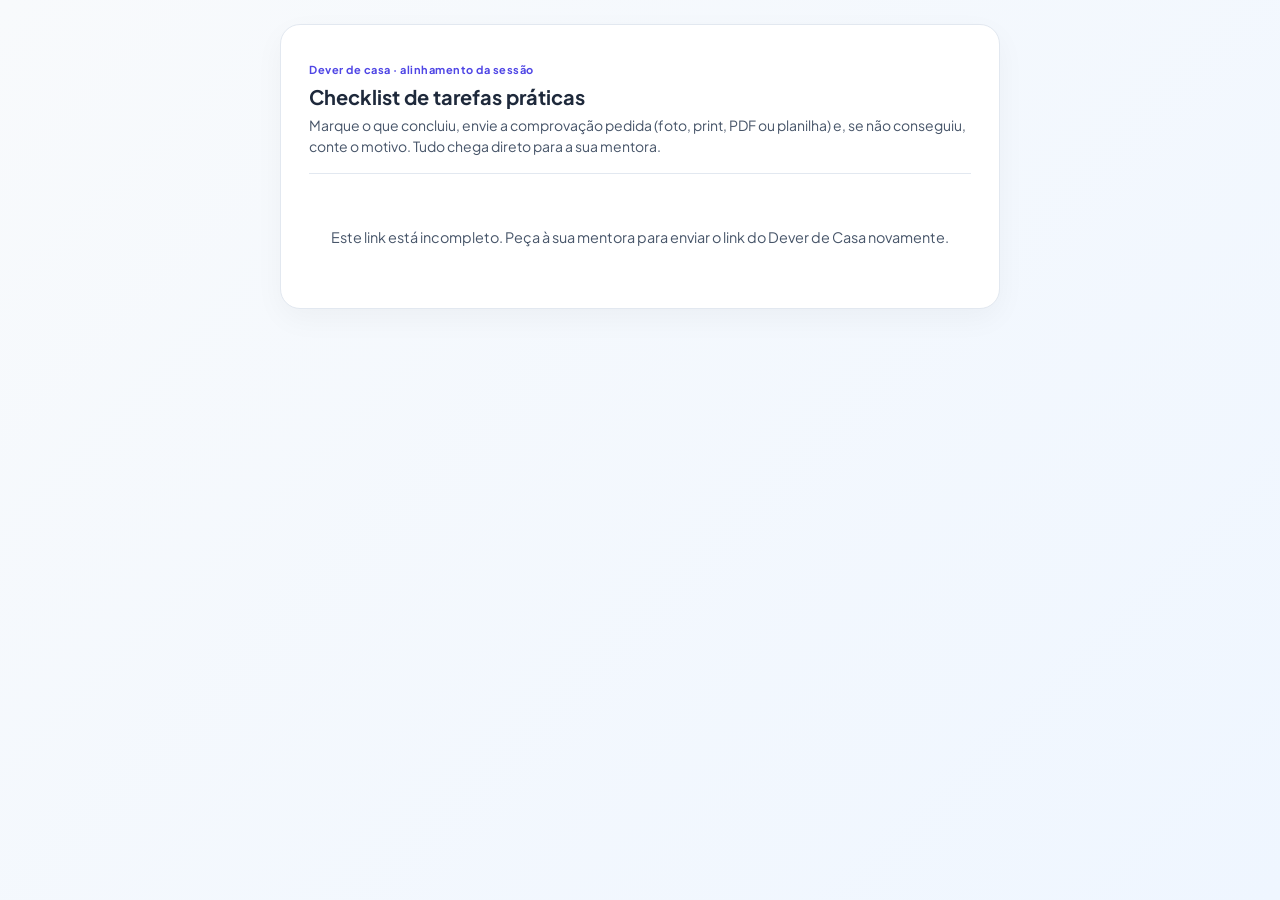
<file: deverdecasa.html>
<!DOCTYPE html>
<html lang="pt-BR"><head><meta charset="UTF-8"><meta name="robots" content="noindex, nofollow"><meta name="referrer" content="no-referrer"><meta name="viewport" content="width=device-width, initial-scale=1.0"><title>Dever de Casa — Sua Mentoria</title>
<link rel="preconnect" href="https://fonts.googleapis.com"><link rel="preconnect" href="https://fonts.gstatic.com" crossorigin><link href="https://fonts.googleapis.com/css2?family=Plus+Jakarta+Sans:wght@400;500;600;700;800&display=swap" rel="stylesheet">
<script src="vendor/supabase-js-2.117.2.umd.js"></script>
<script src="dever_estrutura.js?v=20261005_v7"></script>
<style>
:root { --primary:#4F46E5; --primary-hover:#4338CA; --bg-gradient:linear-gradient(135deg,#F8FAFC 0%,#EFF6FF 100%); --card-bg:#FFFFFF; --text-main:#1E293B; --text-muted:#475569; --border-color:#E2E8F0; --success:#047857; --warn:#B45309; }
* { box-sizing:border-box; margin:0; padding:0; font-family:'Plus Jakarta Sans', system-ui, sans-serif; }
body { background:var(--bg-gradient); color:var(--text-main); min-height:100vh; display:flex; justify-content:center; align-items:flex-start; padding:24px 16px; }
.dc-container { width:100%; max-width:720px; background:var(--card-bg); border-radius:20px; border:1px solid var(--border-color); box-shadow:0 10px 30px rgba(0,0,0,.04); padding:32px 28px; }
.dc-badge { display:inline-block; font-size:11px; font-weight:700; letter-spacing:.5px; color:var(--primary); margin-bottom:8px; }
.dc-title { font-size:1.25rem; font-weight:700; margin-bottom:6px; }
.dc-subtitle { font-size:.875rem; color:var(--text-muted); line-height:1.5; margin-bottom:24px; padding-bottom:16px; border-bottom:1px solid var(--border-color); }
.dc-task-card { background:#F8FAFC; border:1px solid var(--border-color); border-radius:14px; padding:18px; margin-bottom:16px; }
.dc-task-header { display:flex; align-items:flex-start; gap:12px; margin-bottom:8px; }
.dc-task-title { font-size:.95rem; font-weight:700; line-height:1.4; flex:1; }
.dc-detalhe { font-size:.84rem; color:var(--text-muted); line-height:1.5; margin-top:4px; }
.dc-detalhe b { color:var(--text-main); font-weight:600; }
.dc-valor-tag { background:#FFF7ED; color:#9A3412; border:1px solid #FED7AA; border-radius:6px; padding:0 6px; font-weight:600; white-space:nowrap; }
.dc-chips { display:flex; flex-wrap:wrap; gap:6px; margin:10px 0 4px; }
.dc-chip { font-size:.72rem; font-weight:600; padding:3px 9px; border-radius:100px; background:#fff; border:1px solid var(--border-color); color:var(--text-muted); }
.dc-checkbox-label { display:inline-flex; align-items:center; gap:8px; font-size:.825rem; font-weight:600; color:var(--primary); cursor:pointer; user-select:none; background:#fff; padding:6px 12px; border-radius:20px; border:1px solid var(--border-color); white-space:nowrap; flex-shrink:0; }
.dc-checkbox-label:hover { border-color:var(--primary); }
.dc-checkbox-label input { width:16px; height:16px; accent-color:var(--primary); cursor:pointer; }
.dc-checkbox-label.ok { background:#ECFDF5; border-color:#A7F3D0; color:var(--success); }
.dc-label { font-size:.75rem; font-weight:600; color:var(--text-muted); margin:10px 0 4px; display:block; }
.dc-textarea, .dc-input { width:100%; border:1px solid #CBD5E1; border-radius:8px; padding:10px 12px; font-size:.86rem; color:var(--text-main); background:#fff; outline:none; }
.dc-textarea { min-height:60px; resize:vertical; }
.dc-textarea:focus, .dc-input:focus { border-color:var(--primary); box-shadow:0 0 0 3px rgba(79,70,229,.12); }
.dc-erro { border-color:#DC2626 !important; box-shadow:0 0 0 3px rgba(220,38,38,.12) !important; }
.dc-sub { margin-top:12px; display:flex; flex-direction:column; gap:10px; }
.dc-sub-titulo { font-size:.8rem; font-weight:700; color:var(--text-main); margin-top:14px; }
.dc-unidade { background:#fff; border:1px solid var(--border-color); border-radius:10px; padding:12px 14px; transition:opacity .2s; }
.dc-unidade.feita { border-color:#A7F3D0; }
.dc-unidade.anulada { opacity:.5; }
.dc-unidade-cab { display:flex; justify-content:space-between; align-items:center; gap:10px; flex-wrap:wrap; }
.dc-unidade-nome { font-size:.86rem; font-weight:700; }
.dc-unidade-data { font-size:.76rem; color:var(--text-muted); font-weight:500; }
.dc-anulado-msg { font-size:.78rem; color:var(--text-muted); margin-top:6px; display:none; }
.dc-unidade.anulada .dc-anulado-msg { display:block; }
.dc-unidade.anulada .dc-corpo { display:none; }
.dc-upload { margin-top:8px; display:flex; flex-wrap:wrap; gap:6px; align-items:center; }
.dc-btn-arq { background:#EEF2FF; color:var(--primary-hover); border:1px dashed #A5B4FC; border-radius:8px; padding:7px 12px; font-size:.8rem; font-weight:600; cursor:pointer; }
.dc-btn-arq:hover { background:#E0E7FF; }
.dc-btn-arq:disabled { opacity:.6; cursor:wait; }
.dc-arq { display:inline-flex; align-items:center; gap:6px; font-size:.76rem; background:#F0FDF4; color:var(--success); border:1px solid #A7F3D0; border-radius:100px; padding:3px 6px 3px 10px; max-width:100%; }
.dc-arq span { overflow:hidden; text-overflow:ellipsis; white-space:nowrap; max-width:220px; }
.dc-arq button { background:none; border:none; color:#64748B; cursor:pointer; font-size:.9rem; line-height:1; padding:0 4px; }
.dc-nota { background:#F8FAFF; border:1px solid #E0E7FF; border-radius:10px; padding:10px 12px; font-size:.78rem; color:#3730A3; line-height:1.5; margin-top:12px; }
.dc-nota b { font-weight:700; }
.dc-btn { width:100%; background:linear-gradient(135deg,#4F46E5,#6366F1); color:#fff; border:none; padding:14px 24px; border-radius:100px; font-size:.95rem; font-weight:700; cursor:pointer; margin-top:16px; box-shadow:0 4px 15px rgba(79,70,229,.25); }
.dc-btn:disabled { opacity:.6; cursor:wait; }
.dc-empty { text-align:center; padding:30px 16px; color:var(--text-muted); font-size:.9rem; }
.dc-success-card { text-align:center; padding:20px 10px; }
.dc-success-title { font-size:1.15rem; font-weight:700; margin-bottom:8px; }
@media (max-width:560px) { .dc-container { padding:22px 16px; border-radius:16px; } .dc-task-card { padding:14px; } .dc-task-header { flex-direction:column; } }
</style>
</head>
<body><div class="dc-container"><div id="dc-content"><span class="dc-badge">Dever de casa · alinhamento da sessão</span>
<h1 class="dc-title">Checklist de tarefas práticas</h1>
<p class="dc-subtitle">Marque o que concluiu, envie a comprovação pedida (foto, print, PDF ou planilha) e, se não conseguiu, conte o motivo. Tudo chega direto para a sua mentora.</p>
<div id="dc-tasks-list"><div class="dc-empty">Carregando tarefas do seu dever de casa...</div></div>
<button id="dc-submit-btn" class="dc-btn" onclick="submitHomework()" style="display:none;">Enviar para a mentora</button>
</div></div>

<script>
// Mentóra — Dever de Casa da mentorada (v7)
// Lido e gravado no Supabase pelas funções seguras dc_buscar_dever_de_casa / dc_enviar_dever_de_casa.
// Arquivos de comprovação vão para o bucket privado "dever-evidencias" (só a mentora responsável abre).
const supabaseUrl = 'https://duhaqygpyamjelwxylmn.supabase.co';
const supabaseKey = 'sb_publishable_n2qLPXvOmwCZRHCcCziVlg_rWRiiDcB';
let supabaseClient = null;
try { if (window.supabase) supabaseClient = window.supabase.createClient(supabaseUrl, supabaseKey); } catch (e) { console.error('Falha ao iniciar o Supabase:', e); }

const menteeId = (new URLSearchParams(window.location.search).get('id') || '').trim();
const D = window.DeverEstrutura;
const MAX_ARQ_MB = 10, MAX_ARQ_POR_ITEM = 3;
const TIPOS_EXT = { png: 'image/png', jpg: 'image/jpeg', jpeg: 'image/jpeg', webp: 'image/webp', gif: 'image/gif', heic: 'image/heic', heif: 'image/heif', pdf: 'application/pdf', txt: 'text/plain', csv: 'text/csv', xls: 'application/vnd.ms-excel', xlsx: 'application/vnd.openxmlformats-officedocument.spreadsheetml.sheet', ods: 'application/vnd.oasis.opendocument.spreadsheet', doc: 'application/msword', docx: 'application/vnd.openxmlformats-officedocument.wordprocessingml.document', odt: 'application/vnd.oasis.opendocument.text' };
const ACCEPT = 'image/*,.pdf,.xls,.xlsx,.csv,.ods,.doc,.docx,.odt,.txt';

let currentTasks = [];   // [{ texto, info }]
let arquivos = {};       // arquivos[taskIndex] = [{slot, path, nome, tipo, tam}]
let baseData = new Date();

function normalizarTarefas(raw) {
  let t = raw;
  if (typeof t === 'string') { try { t = JSON.parse(t); } catch (e) { return []; } }
  if (t && !Array.isArray(t) && Array.isArray(t.tasks)) t = t.tasks;
  if (!Array.isArray(t)) return [];
  return t.map(item => (typeof item === 'string' ? item : (item && (item.text || item.titulo || item.taskText)) || '')).map(s => String(s).trim()).filter(Boolean);
}
function ajustesDe(raw) {
  let t = raw;
  if (typeof t === 'string') { try { t = JSON.parse(t); } catch (e) { return {}; } }
  return (t && !Array.isArray(t) && t.ajustes && typeof t.ajustes === 'object') ? t.ajustes : {};
}
function mostrarMensagem(texto) {
  const list = document.getElementById('dc-tasks-list');
  list.innerHTML = ''; const div = document.createElement('div'); div.className = 'dc-empty'; div.textContent = texto; list.appendChild(div);
  document.getElementById('dc-submit-btn').style.display = 'none';
}
function el(tag, cls, txt) { const e = document.createElement(tag); if (cls) e.className = cls; if (txt != null) e.textContent = txt; return e; }

// Texto com "[valor combinado]" destacado
function textoComValor(alvo, texto) {
  String(texto).split('[valor combinado]').forEach((parte, i) => {
    if (i > 0) alvo.appendChild(el('span', 'dc-valor-tag', 'valor combinado'));
    alvo.appendChild(document.createTextNode(parte));
  });
}

function checkbox(id, rotulo, marcado, aoMudar) {
  const label = el('label', 'dc-checkbox-label' + (marcado ? ' ok' : ''));
  const chk = document.createElement('input'); chk.type = 'checkbox'; chk.id = id; chk.checked = !!marcado;
  chk.addEventListener('change', () => { label.classList.toggle('ok', chk.checked); if (aoMudar) aoMudar(chk.checked); });
  label.appendChild(chk); label.appendChild(document.createTextNode(rotulo));
  return label;
}
function areaTexto(id, rotulo, placeholder, valor) {
  const frag = document.createDocumentFragment();
  const l = el('label', 'dc-label', rotulo); l.setAttribute('for', id); frag.appendChild(l);
  const t = el('textarea', 'dc-textarea'); t.id = id; t.placeholder = placeholder; t.value = valor || '';
  t.addEventListener('input', () => t.classList.remove('dc-erro'));
  frag.appendChild(t); return frag;
}

// ── Envio de arquivos (foto, print, PDF, planilha, documento) ──
function blocoUpload(taskIndex, slot, rotuloBotao) {
  const wrap = el('div', 'dc-upload'); wrap.dataset.slot = slot;
  const input = document.createElement('input'); input.type = 'file'; input.accept = ACCEPT; input.multiple = true; input.style.display = 'none';
  const btn = el('button', 'dc-btn-arq', rotuloBotao || 'Enviar arquivo'); btn.type = 'button';
  btn.addEventListener('click', () => input.click());
  input.addEventListener('change', async () => {
    const files = Array.from(input.files || []); input.value = '';
    for (const f of files) await enviarArquivo(taskIndex, slot, f, btn);
    desenharArquivos(wrap, taskIndex, slot);
  });
  wrap.appendChild(btn); wrap.appendChild(input);
  setTimeout(() => desenharArquivos(wrap, taskIndex, slot), 0);
  return wrap;
}
function desenharArquivos(wrap, taskIndex, slot) {
  wrap.querySelectorAll('.dc-arq').forEach(n => n.remove());
  (arquivos[taskIndex] || []).filter(a => a.slot === slot).forEach(a => {
    const chip = el('span', 'dc-arq'); chip.appendChild(el('span', null, '✓ ' + a.nome));
    const x = el('button', null, '×'); x.type = 'button'; x.title = 'Tirar este arquivo da resposta';
    x.addEventListener('click', () => { arquivos[taskIndex] = (arquivos[taskIndex] || []).filter(b => b !== a); desenharArquivos(wrap, taskIndex, slot); });
    chip.appendChild(x); wrap.appendChild(chip);
  });
}
async function enviarArquivo(taskIndex, slot, file, btn) {
  const lista = arquivos[taskIndex] = arquivos[taskIndex] || [];
  if (lista.filter(a => a.slot === slot).length >= MAX_ARQ_POR_ITEM) { alert(`Você pode enviar até ${MAX_ARQ_POR_ITEM} arquivos em cada item.`); return; }
  if (file.size > MAX_ARQ_MB * 1024 * 1024) { alert(`"${file.name}" tem mais de ${MAX_ARQ_MB} MB. Envie um arquivo menor (ou um print da tela).`); return; }
  const ext = (file.name.split('.').pop() || '').toLowerCase();
  const tipo = file.type || TIPOS_EXT[ext] || '';
  if (!tipo || !Object.values(TIPOS_EXT).includes(tipo) && !/^image\//.test(tipo)) { alert(`"${file.name}" não é um formato aceito. Envie foto, print, PDF, planilha ou documento.`); return; }
  const extSegura = /^[a-z0-9]{2,5}$/.test(ext) ? ext : 'bin';
  const path = `${menteeId}/${Date.now()}-${taskIndex}-${slot}-${Math.random().toString(36).slice(2, 8)}.${extSegura}`;
  const textoBtn = btn.textContent; btn.disabled = true; btn.textContent = 'Enviando arquivo...';
  try {
    const { error } = await supabaseClient.storage.from(D.BUCKET).upload(path, file, { contentType: tipo, upsert: false });
    if (error) throw error;
    lista.push({ slot, path, nome: file.name.slice(0, 120), tipo, tam: file.size });
  } catch (e) {
    console.error('Erro ao enviar arquivo:', e);
    alert(`Não foi possível enviar "${file.name}". Verifique sua internet e tente de novo.\n\nDetalhe: ${(e && e.message) || e}`);
  } finally { btn.disabled = false; btn.textContent = textoBtn; }
}

// ── Montagem de cada tarefa ──
function montarCard(tarefa, index, prev) {
  const info = tarefa.info;
  const card = el('div', 'dc-task-card'); card.id = 'dc-card-' + index;
  const header = el('div', 'dc-task-header');
  const tituloBox = el('div'); tituloBox.style.flex = '1';
  const titulo = el('div', 'dc-task-title'); titulo.appendChild(document.createTextNode((index + 1) + '. ')); textoComValor(titulo, info.acao);
  tituloBox.appendChild(titulo);
  if (info.como) { const d = el('div', 'dc-detalhe'); d.appendChild(el('b', null, 'Como fazer: ')); textoComValor(d, info.como); tituloBox.appendChild(d); }
  if (info.evidenciaTexto) { const d = el('div', 'dc-detalhe'); d.appendChild(el('b', null, 'O que enviar como comprovação: ')); textoComValor(d, info.evidenciaTexto); tituloBox.appendChild(d); }
  header.appendChild(tituloBox);

  const simples = !info.semanal && !info.sensivel;
  if (simples) header.appendChild(checkbox('dc-chk-' + index, 'Concluída', prev.completed));
  card.appendChild(header);

  const chips = el('div', 'dc-chips');
  if (info.semanal) chips.appendChild(el('span', 'dc-chip', `Acompanhamento semanal · ${info.semanas} semanas`));
  else if (!info.sensivel) chips.appendChild(el('span', 'dc-chip', `Prazo: ${info.prazoDias} dias${baseData ? ' · até ' + D.fmtAno(D.addDias(baseData, info.prazoDias)) : ''}`));
  if (info.sensivel) chips.appendChild(el('span', 'dc-chip', 'Prazos: curto, médio e longo'));
  if (info.evidencia) chips.appendChild(el('span', 'dc-chip', 'Pede comprovação'));
  card.appendChild(chips);

  // Valor combinado (tarefas sensíveis)
  if (info.sensivel) {
    const l = el('label', 'dc-label', 'Valor que você combinou com a sua mentora'); l.setAttribute('for', 'dc-valor-' + index); card.appendChild(l);
    const inp = el('input', 'dc-input'); inp.id = 'dc-valor-' + index; inp.maxLength = 120; inp.value = prev.valor || '';
    inp.placeholder = 'Ex.: R$ 150 por mês, 5% do salário...'; inp.addEventListener('input', () => inp.classList.remove('dc-erro'));
    card.appendChild(inp);
  }

  // Lista semanal
  if (info.semanal) {
    card.appendChild(el('div', 'dc-sub-titulo', 'Registro por semana'));
    const sub = el('div', 'dc-sub');
    const prevSem = Array.isArray(prev.semanas) ? prev.semanas : [];
    for (let n = 1; n <= info.semanas; n++) {
      const ps = prevSem.find(s => Number(s.n) === n) || {};
      const per = D.semanaPeriodo(baseData, n);
      const u = el('div', 'dc-unidade' + (ps.ok ? ' feita' : '')); u.id = `dc-sem-${index}-${n}`;
      const cab = el('div', 'dc-unidade-cab');
      const nome = el('div'); nome.appendChild(el('div', 'dc-unidade-nome', `${n}ª semana`)); nome.appendChild(el('div', 'dc-unidade-data', `${D.fmt(per.ini)} a ${D.fmt(per.fim)}`));
      cab.appendChild(nome); cab.appendChild(checkbox(`dc-sem-chk-${index}-${n}`, 'Concluída', ps.ok, v => u.classList.toggle('feita', v)));
      u.appendChild(cab);
      u.appendChild(areaTexto(`dc-sem-txt-${index}-${n}`, 'Resposta / justificativa', 'Conte o que fez nesta semana ou, se não conseguiu, o motivo...', ps.txt));
      u.appendChild(blocoUpload(index, 's' + n, info.evidencia ? 'Enviar comprovação da semana' : 'Enviar arquivo'));
      sub.appendChild(u);
    }
    card.appendChild(sub);
  }

  // Prazos curto / médio / longo (tarefas sensíveis)
  if (info.sensivel) {
    card.appendChild(el('div', 'dc-sub-titulo', 'Prazos para atingir a meta'));
    const sub = el('div', 'dc-sub');
    const prevPz = Array.isArray(prev.prazos) ? prev.prazos : [];
    D.PRAZOS.forEach((P, k) => {
      const pp = prevPz.find(x => x.chave === P.chave) || {};
      const ate = D.addDias(baseData, P.dias);
      const u = el('div', 'dc-unidade' + (pp.ok ? ' feita' : '')); u.id = `dc-pz-${index}-${P.chave}`;
      const cab = el('div', 'dc-unidade-cab');
      const nome = el('div'); nome.appendChild(el('div', 'dc-unidade-nome', `${P.rotulo} · ${P.dias} dias`)); nome.appendChild(el('div', 'dc-unidade-data', `até ${D.fmtAno(ate)}`));
      cab.appendChild(nome);
      cab.appendChild(checkbox(`dc-pz-chk-${index}-${P.chave}`, 'Concluído', pp.ok, v => { u.classList.toggle('feita', v); atualizarPrazos(index, v ? k : -1); }));
      u.appendChild(cab);
      u.appendChild(el('div', 'dc-anulado-msg', 'Anulado: você já concluiu a meta em um prazo anterior.'));
      const corpo = el('div', 'dc-corpo');
      corpo.appendChild(areaTexto(`dc-pz-txt-${index}-${P.chave}`, 'Motivo (se não conseguiu neste prazo)', 'Escreva o que dificultou cumprir a meta neste prazo...', pp.txt));
      corpo.appendChild(blocoUpload(index, P.chave, 'Enviar comprovante'));
      u.appendChild(corpo);
      sub.appendChild(u);
    });
    card.appendChild(sub);
    const nota = el('div', 'dc-nota');
    nota.innerHTML = '<b>Como funcionam os prazos:</b> marque <b>Concluído</b> no prazo em que você atingiu a meta; os prazos seguintes ficam anulados. '
      + 'Se não conseguiu no curto prazo (30 dias), escreva o motivo nele: o médio (60 dias) e o longo (90 dias) continuam valendo. '
      + 'Se não conseguir se ajustar em nenhum, justifique cada prazo que já passou. O valor é o que você combinou com a sua mentora e pode ser revisto com ela.';
    card.appendChild(nota);
    setTimeout(() => { const i = D.PRAZOS.findIndex(P => (prevPz.find(x => x.chave === P.chave) || {}).ok); atualizarPrazos(index, i); }, 0);
  }

  // Tarefa simples: comprovação + justificativa
  if (simples) {
    if (info.evidencia) card.appendChild(blocoUpload(index, 't', 'Enviar comprovação (foto, print, PDF ou planilha)'));
    card.appendChild(areaTexto('dc-txt-' + index, 'Motivo / justificativa (caso não tenha cumprido)', 'Escreva aqui se encontrou alguma dificuldade ou o motivo de não realização...', prev.justification));
  }
  return card;
}

// Ao concluir num prazo, os seguintes ficam anulados e desmarcados
function atualizarPrazos(index, concluidoEm) {
  D.PRAZOS.forEach((P, k) => {
    const u = document.getElementById(`dc-pz-${index}-${P.chave}`); const chk = document.getElementById(`dc-pz-chk-${index}-${P.chave}`);
    if (!u || !chk) return;
    if (concluidoEm >= 0 && k !== concluidoEm && chk.checked) { chk.checked = false; chk.parentElement.classList.remove('ok'); u.classList.remove('feita'); }
    const anulado = concluidoEm >= 0 && k > concluidoEm;
    u.classList.toggle('anulada', anulado); chk.disabled = anulado;
  });
}

async function loadTasks() {
  if (!menteeId) { mostrarMensagem('Este link está incompleto. Peça à sua mentora para enviar o link do Dever de Casa novamente.'); return; }
  if (!supabaseClient || !D) { mostrarMensagem('Não foi possível conectar. Verifique sua internet e recarregue a página.'); return; }
  const { data, error } = await supabaseClient.rpc('dc_buscar_dever_de_casa', { p_mentorado_id: menteeId });
  if (error) { console.error('Erro ao buscar tarefas:', error); mostrarMensagem('Não foi possível carregar suas tarefas agora. Recarregue a página em alguns instantes.'); return; }
  const textos = data ? normalizarTarefas(data.tarefas) : [];
  if (!textos.length) { mostrarMensagem('Nenhuma tarefa cadastrada no seu Dever de Casa até o momento. Sua mentora adicionará as tarefas alinhadas na sessão.'); return; }
  const ajustes = ajustesDe(data.tarefas);
  baseData = data.criado_em ? new Date(data.criado_em) : new Date();
  currentTasks = textos.map(t => ({ texto: t, info: D.analisar(t, ajustes[t]) }));

  const savedResp = (data.resposta_anterior && Array.isArray(data.resposta_anterior.tasks)) ? data.resposta_anterior.tasks : [];
  const list = document.getElementById('dc-tasks-list'); list.innerHTML = '';
  currentTasks.forEach((t, index) => {
    const prev = savedResp.find(r => r.taskText === t.texto) || savedResp.find(r => r.taskIndex === index) || {};
    arquivos[index] = (Array.isArray(prev.arquivos) ? prev.arquivos : []).filter(a => a && a.path);
    list.appendChild(montarCard(t, index, prev));
  });
  const btn = document.getElementById('dc-submit-btn');
  btn.textContent = savedResp.length ? 'Atualizar respostas para a mentora' : 'Enviar para a mentora';
  btn.style.display = 'block';
}

function valorDe(id) { const e = document.getElementById(id); return e ? String(e.value || '').trim().slice(0, 2000) : ''; }
function marcado(id) { const e = document.getElementById(id); return !!(e && e.checked); }

// Monta as respostas e confere o que é obrigatório
function coletar() {
  const hoje = new Date(); const pendencias = [];
  const responses = currentTasks.map((t, index) => {
    const info = t.info;
    const r = { taskIndex: index, taskText: t.texto, modo: info.sensivel ? (info.semanal ? 'semanal_prazos' : 'prazos') : (info.semanal ? 'semanal' : 'simples'), inicio: baseData.toISOString() };
    const justs = [];
    if (info.sensivel) {
      r.valor = valorDe('dc-valor-' + index);
      if (!r.valor) pendencias.push({ id: 'dc-valor-' + index, msg: `Tarefa ${index + 1}: informe o valor que você combinou com a sua mentora.` });
    }
    if (info.semanal) {
      r.semanas = [];
      for (let n = 1; n <= info.semanas; n++) {
        const per = D.semanaPeriodo(baseData, n);
        const s = { n, ok: marcado(`dc-sem-chk-${index}-${n}`), txt: valorDe(`dc-sem-txt-${index}-${n}`), periodo: `${D.fmt(per.ini)} a ${D.fmt(per.fim)}` };
        r.semanas.push(s);
        if (!s.ok && s.txt) justs.push(`${n}ª semana: ${s.txt}`);
        if (!s.ok && !s.txt && D.addDias(per.fim, 1) <= hoje) pendencias.push({ id: `dc-sem-txt-${index}-${n}`, msg: `Tarefa ${index + 1}: a ${n}ª semana já terminou. Marque "Concluída" ou escreva o motivo.` });
      }
    }
    if (info.sensivel) {
      r.prazos = D.PRAZOS.map(P => ({ chave: P.chave, dias: P.dias, ok: marcado(`dc-pz-chk-${index}-${P.chave}`), txt: valorDe(`dc-pz-txt-${index}-${P.chave}`), ate: D.fmtAno(D.addDias(baseData, P.dias)) }));
      const k = r.prazos.findIndex(x => x.ok);
      r.prazos.forEach((x, i) => {
        const P = D.PRAZOS[i];
        if (k >= 0 && i > k) { x.txt = ''; return; } // anulado
        if (!x.ok && x.txt) justs.push(`${P.rotulo}: ${x.txt}`);
        const venceu = D.addDias(baseData, P.dias) <= hoje;
        if (!x.ok && !x.txt && ((k >= 0 && i < k) || (k < 0 && venceu)))
          pendencias.push({ id: `dc-pz-txt-${index}-${P.chave}`, msg: `Tarefa ${index + 1}: justifique por que a meta não foi atingida no ${P.rotulo.toLowerCase()} (${P.dias} dias).` });
      });
      r.prazoConcluido = k >= 0 ? r.prazos[k].chave : '';
      r.completed = k >= 0;
    } else if (info.semanal) {
      r.completed = r.semanas.length > 0 && r.semanas.every(s => s.ok);
    } else {
      r.completed = marcado('dc-chk-' + index);
      const j = valorDe('dc-txt-' + index); if (j) justs.push(j);
    }
    r.justification = justs.join(' | ').slice(0, 2000);
    r.arquivos = (arquivos[index] || []).slice(0, 40).map(a => ({ slot: a.slot, path: a.path, nome: a.nome, tipo: a.tipo || '', tam: Number(a.tam) || 0 }));
    return r;
  });
  return { responses, pendencias };
}

async function submitHomework() {
  const btn = document.getElementById('dc-submit-btn');
  const { responses, pendencias } = coletar();
  document.querySelectorAll('.dc-erro').forEach(e => e.classList.remove('dc-erro'));
  if (pendencias.length) {
    pendencias.forEach(p => { const e = document.getElementById(p.id); if (e) e.classList.add('dc-erro'); });
    const primeiro = document.getElementById(pendencias[0].id);
    if (primeiro) { primeiro.scrollIntoView({ behavior: 'smooth', block: 'center' }); setTimeout(() => primeiro.focus(), 300); }
    alert('Falta pouco para enviar:\n\n' + pendencias.slice(0, 5).map(p => '• ' + p.msg).join('\n') + (pendencias.length > 5 ? `\n• e mais ${pendencias.length - 5} item(ns) marcados em vermelho.` : ''));
    return;
  }
  const textoOriginal = btn.textContent; btn.disabled = true; btn.textContent = 'Enviando...';
  const { error } = await supabaseClient.rpc('dc_enviar_dever_de_casa', { p_mentorado_id: menteeId, p_tarefas: responses });
  if (error) {
    console.error('Erro ao enviar respostas:', error);
    btn.disabled = false; btn.textContent = textoOriginal;
    alert('Suas respostas NÃO foram enviadas. Verifique sua internet e tente de novo. Nada do que você escreveu foi perdido.\n\nDetalhe: ' + (error.message || error));
    return;
  }
  document.getElementById('dc-content').innerHTML = `<div class="dc-success-card"><span class="dc-badge">Respostas registradas</span>
    <h2 class="dc-success-title">Dever de casa enviado!</h2>
    <p class="dc-subtitle" style="border:none; margin-bottom:10px;">Suas marcações, comprovações e justificativas já estão com a sua mentora. Para atualizar a próxima semana ou corrigir algo, é só abrir este mesmo link de novo.</p></div>`;
}

window.onload = loadTasks;
</script>
</body>
</html>
</file>
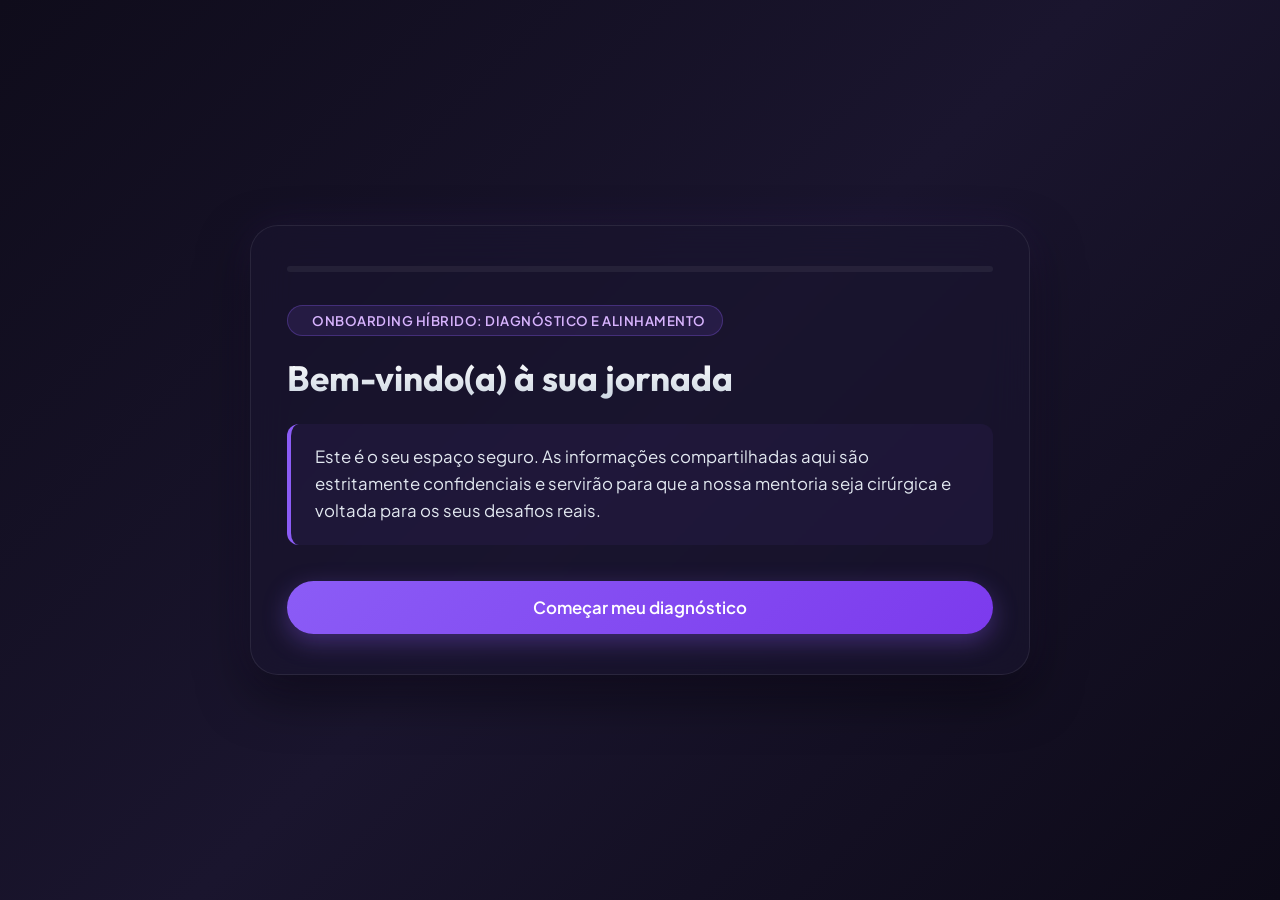
<file: onboarding.html>
<!DOCTYPE html>

<html lang="pt-BR"><head>
    <meta charset="UTF-8"><meta name="robots" content="noindex, nofollow"><meta name="referrer" content="no-referrer"><meta name="viewport" content="width=device-width, initial-scale=1.0"><title>Onboarding Híbrido — Diagnóstico e Alinhamento</title>

 <link rel="preconnect" href="https://fonts.googleapis.com"><link rel="preconnect" href="https://fonts.gstatic.com" crossorigin><link href="https://fonts.googleapis.com/css2?family=Outfit:wght@300;400;500;600;700&family=Plus+Jakarta+Sans:wght@400;500;600;700&display=swap" rel="stylesheet"><script src="vendor/supabase-js-2.117.2.umd.js"></script>

 <style>:root {

 --bg-gradient: linear-gradient(135deg, #0F0C1B 0%, #1A152E 50%, #0D0A18 100%);

 --card-bg: rgba(255, 255, 255, 0.04);

 --card-border: rgba(255, 255, 255, 0.08);

 --card-hover-border: rgba(168, 85, 247, 0.4);

 --primary-purple: #8B5CF6;

 --primary-purple-hover: #7C3AED;

 --accent-glow: rgba(139, 92, 246, 0.25);

 --txt-title: #FFFFFF;

 --txt-body: #CBD5E1;

 --txt-muted: #94A3B8;

 --input-bg: rgba(15, 12, 27, 0.6);

 --input-border: rgba(255, 255, 255, 0.12);

 --input-focus: #8B5CF6;

 --success: #10B981;

 }



 * {

 box-sizing: border-box;

 margin: 0;

 padding: 0;

 font-family: 'Plus Jakarta Sans', sans-serif;

 }



 body {

 background: var(--bg-gradient);

 color: var(--txt-body);

 min-height: 100vh;

 display: flex;

 flex-direction: column;

 align-items: center;

 justify-content: center;

 padding: 24px 16px;

 overflow-x: hidden;

 }



 /* Container Principal */

 .ob-container {

 width: 100%;

 max-width: 780px;

 background: rgba(26, 21, 46, 0.65);

 backdrop-filter: blur(20px);

 -webkit-backdrop-filter: blur(20px);

 border: 1px solid var(--card-border);

 border-radius: 28px;

 padding: 40px 36px;

 box-shadow: 0 20px 50px rgba(0, 0, 0, 0.5), 0 0 40px rgba(139, 92, 246, 0.1);

 position: relative;

 transition: all 0.4s ease;

 }



 @media (max-width: 640px) {

 .ob-container {

 padding: 28px 20px;

 border-radius: 20px;

 }

 }



 /* Progress Bar */

 .ob-progress-wrapper {

 width: 100%;

 height: 6px;

 background: rgba(255, 255, 255, 0.06);

 border-radius: 10px;

 margin-bottom: 32px;

 overflow: hidden;

 }

 .ob-progress-bar {

 height: 100%;

 width: 0%;

 background: linear-gradient(90deg, #8B5CF6 0%, #EC4899 100%);

 transition: width 0.4s ease;

 border-radius: 10px;

 }



 /* Badge Header */

 .ob-badge {

 display: inline-flex;

 align-items: center;

 gap: 8px;

 padding: 6px 16px;

 background: rgba(139, 92, 246, 0.12);

 border: 1px solid rgba(139, 92, 246, 0.3);

 border-radius: 100px;

 color: #D8B4FE;

 font-size: 0.825rem;

 font-weight: 600;

 letter-spacing: 0.5px;

 text-transform: uppercase;

 margin-bottom: 20px;

 }

 .ob-badge::before {

 content: '';

 color: #A855F7;

 }



 /* Titles & Subtitles */

 h1, h2 {

 font-family: 'Outfit', sans-serif;

 color: var(--txt-title);

 line-height: 1.25;

 }

 .ob-title-large {

 font-size: 2.2rem;

 font-weight: 700;

 margin-bottom: 16px;

 background: linear-gradient(180deg, #FFFFFF 0%, #CBD5E1 100%);

 -webkit-background-clip: text;

 -webkit-text-fill-color: transparent;

 }



 /* Confidentiality Box */

 .ob-confidential-box {

 background: rgba(139, 92, 246, 0.06);

 border-left: 4px solid var(--primary-purple);

 border-radius: 12px;

 padding: 20px 24px;

 margin: 24px 0 36px 0;

 font-size: 1.05rem;

 line-height: 1.6;

 color: #E2E8F0;

 }



 /* Questions & Options */

 .ob-question-group {

 margin-bottom: 36px;

 padding-bottom: 32px;

 border-bottom: 1px solid rgba(255, 255, 255, 0.06);

 }

 .ob-question-group:last-child {

 border-bottom: none;

 margin-bottom: 0;

 padding-bottom: 0;

 }

 .ob-question-label {

 font-size: 1.05rem;

 font-weight: 600;

 color: #F8FAFC;

 margin-bottom: 14px;

 display: block;

 line-height: 1.4;

 }

 .ob-question-subtext {

 font-size: 0.875rem;

 color: var(--txt-muted);

 margin-top: -8px;

 margin-bottom: 14px;

 display: block;

 }



 /* Option Cards (Radio / Checkbox) */

 .ob-options-grid {

 display: flex;

 flex-direction: column;

 gap: 12px;

 }

 .ob-option-card {

 display: flex;

 align-items: flex-start;

 gap: 14px;

 padding: 16px 20px;

 background: var(--card-bg);

 border: 1px solid var(--card-border);

 border-radius: 16px;

 cursor: pointer;

 transition: all 0.25s cubic-bezier(0.4, 0, 0.2, 1);

 user-select: none;

 }

 .ob-option-card:hover {

 background: rgba(255, 255, 255, 0.07);

 border-color: var(--card-hover-border);

 transform: translateY(-1px);

 }

 .ob-option-card.selected {

 background: rgba(139, 92, 246, 0.15);

 border-color: var(--primary-purple);

 box-shadow: 0 0 20px rgba(139, 92, 246, 0.2);

 }

 .ob-option-card input[type="radio"],

 .ob-option-card input[type="checkbox"] {

 appearance: none;

 -webkit-appearance: none;

 width: 20px;

 height: 20px;

 border: 2px solid rgba(255, 255, 255, 0.3);

 border-radius: 6px;

 margin-top: 2px;

 outline: none;

 cursor: pointer;

 display: grid;

 place-content: center;

 transition: all 0.2s ease;

 flex-shrink: 0;

 }

 .ob-option-card input[type="radio"] {

 border-radius: 50%;

 }

 .ob-option-card input[type="radio"]:checked,

 .ob-option-card input[type="checkbox"]:checked {

 background: var(--primary-purple);

 border-color: var(--primary-purple);

 }

 .ob-option-card input[type="checkbox"]:checked::before {

 content: "";

 color: white;

 font-size: 13px;

 font-weight: bold;

 }

 .ob-option-card input[type="radio"]:checked::before {

 content: "";

 width: 8px;

 height: 8px;

 background: white;

 border-radius: 50%;

 }

 .ob-option-text {

 font-size: 0.975rem;

 color: #E2E8F0;

 line-height: 1.4;

 }



 /* Inputs & Textareas */

 .ob-input, .ob-textarea {

 width: 100%;

 background: var(--input-bg);

 border: 1px solid var(--input-border);

 border-radius: 14px;

 padding: 14px 18px;

 color: #FFFFFF;

 font-size: 0.95rem;

 outline: none;

 transition: all 0.2s ease;

 }

 .ob-input:focus, .ob-textarea:focus {

 border-color: var(--input-focus);

 box-shadow: 0 0 0 3px rgba(139, 92, 246, 0.25);

 }

 .ob-input::placeholder, .ob-textarea::placeholder {

 color: rgba(255, 255, 255, 0.3);

 }

 .ob-textarea {

 min-height: 130px;

 resize: vertical;

 line-height: 1.6;

 }



 .ob-extra-input {

 margin-top: 12px;

 display: none;

 }



 /* Word Counter */

 .ob-counter-bar {

 display: flex;

 justify-content: space-between;

 align-items: center;

 font-size: 0.8rem;

 color: var(--txt-muted);

 margin-top: 6px;

 }

 .ob-counter-bar.limit-reached {

 color: #EF4444;

 font-weight: 600;

 }



 /* Buttons */

 .ob-btn:disabled { opacity: 0.6; cursor: wait; }
 .ob-btn {

 display: inline-flex;

 align-items: center;

 justify-content: center;

 gap: 10px;

 padding: 16px 32px;

 background: linear-gradient(135deg, #8B5CF6 0%, #7C3AED 100%);

 color: #FFFFFF;

 font-size: 1.05rem;

 font-weight: 600;

 border: none;

 border-radius: 100px;

 cursor: pointer;

 transition: all 0.3s ease;

 box-shadow: 0 8px 25px rgba(139, 92, 246, 0.35);

 width: 100%;

 }

 .ob-btn:hover {

 transform: translateY(-2px);

 box-shadow: 0 12px 30px rgba(139, 92, 246, 0.5);

 background: linear-gradient(135deg, #9D72FF 0%, #8B5CF6 100%);

 }

 .ob-btn-secondary {

 background: rgba(255, 255, 255, 0.08);

 border: 1px solid rgba(255, 255, 255, 0.15);

 box-shadow: none;

 }

 .ob-btn-secondary:hover {

 background: rgba(255, 255, 255, 0.15);

 box-shadow: none;

 }



 /* Step Views */

 .ob-step {

 display: none;

 animation: fadeIn 0.4s ease forwards;

 }

 .ob-step.active {

 display: block;

 }



 @keyframes fadeIn {

 from { opacity: 0; transform: translateY(12px); }

 to { opacity: 1; transform: translateY(0); }

 }



 /* Success Icon */

 .ob-success-badge {

 width: 72px;

 height: 72px;

 background: rgba(16, 185, 129, 0.15);

 border: 2px solid #10B981;

 border-radius: 50%;

 display: flex;

 align-items: center;

 justify-content: center;

 font-size: 32px;

 color: #10B981;

 margin: 0 auto 24px auto;

 }

 



</style>



</head>

<body>





<div class="ob-container"><!-- Progress Bar -->

 <div class="ob-progress-wrapper"><div class="ob-progress-bar" id="obProgressBar"></div>

 </div>



 <!-- ETAPA 1: Boas-Vindas -->

 <div class="ob-step active" id="step1"><div class="ob-badge">Onboarding Híbrido: Diagnóstico e Alinhamento</div>

 <h1 class="ob-title-large">Bem-vindo(a) à sua jornada</h1>

 

 <div class="ob-confidential-box">Este é o seu espaço seguro. As informações compartilhadas aqui são estritamente confidenciais e servirão para que a nossa mentoria seja cirúrgica e voltada para os seus desafios reais.

 </div>



 <button class="ob-btn" onclick="goToStep(2)">Começar meu diagnóstico 

 </button>

 </div>



 <!-- ETAPA 2: Diagnóstico (Perguntas) -->

 <div class="ob-step" id="step2"><div class="ob-badge">O Cenário Atual (Mapeamento de Contexto)</div>



 <form id="onboardingForm" onsubmit="submitForm(event)">

 <div id="dynamicQuestionsContainer">

 <div style="text-align: center; padding: 40px; color: var(--txt-muted);">Carregando perguntas...</div>

 </div>



 <button type="submit" class="ob-btn" id="btnSubmitOnboarding" style="margin-top: 20px; display: none;">Concluir e Enviar Diagnóstico 

 </button>

 </form>

 </div>



 <!-- ETAPA 3: Conclusão -->

 <div class="ob-step" id="step3"><div class="ob-success-badge"></div>

 <h1 class="ob-title-large" style="text-align: center;">Diagnóstico Concluído!</h1>

 

 <div class="ob-confidential-box" style="text-align: center; border-left: none; border-top: 4px solid var(--success);">Suas respostas já estão comigo e formam a base do nosso trabalho. Nosso próximo passo é a primeira sessão ao vivo, onde transformaremos esse mapa em um plano de ataque.

 </div>

 </div>



 </div>



 <script>
 // Mentóra — Onboarding da mentorada
 // Perguntas e respostas passam SOMENTE pelo Supabase, via funções seguras
 // (ob_buscar_perguntas / ob_enviar_respostas). Nada fica só no navegador.
 const supabaseUrl = (window.ENV && window.ENV.SUPABASE_URL) || 'https://duhaqygpyamjelwxylmn.supabase.co';
 const supabaseKey = (window.ENV && window.ENV.SUPABASE_ANON_KEY) || 'sb_publishable_n2qLPXvOmwCZRHCcCziVlg_rWRiiDcB';

 let supabaseClient = null;
 try {
 if (window.supabase) supabaseClient = window.supabase.createClient(supabaseUrl, supabaseKey);
 } catch (e) {
 console.error('Falha ao iniciar o Supabase:', e);
 }

 // O id vem SOMENTE do link enviado pela mentora
 const menteeId = (new URLSearchParams(window.location.search).get('id') || '').trim();
 let loadedQuestions = [];

 function goToStep(stepNum) {
 document.querySelectorAll('.ob-step').forEach(s => s.classList.remove('active'));
 const target = document.getElementById('step' + stepNum);
 if (target) target.classList.add('active');

 const progressBar = document.getElementById('obProgressBar');
 if (stepNum === 1) progressBar.style.width = '10%';
 if (stepNum === 2) {
 progressBar.style.width = '60%';
 loadQuestions();
 }
 if (stepNum === 3) progressBar.style.width = '100%';

 window.scrollTo({ top: 0, behavior: 'smooth' });
 }

 function normalizarPerguntas(raw) {
 let q = raw;
 if (typeof q === 'string') { try { q = JSON.parse(q); } catch (e) { return []; } }
 if (q && !Array.isArray(q) && Array.isArray(q.questions)) q = q.questions;
 if (!Array.isArray(q)) return [];
 return q.map(x => typeof x === 'string' ? x : (x && (x.text || x.pergunta)) || '')
 .map(x => String(x).trim()).filter(Boolean);
 }

 function mostrarAviso(titulo, texto) {
 const container = document.getElementById('dynamicQuestionsContainer');
 container.innerHTML = '';
 const box = document.createElement('div');
 box.style.cssText = 'text-align: center; padding: 40px; background: rgba(255,255,255,0.05); border-radius: 16px; border: 1px dashed rgba(255,255,255,0.2);';
 const t = document.createElement('div');
 t.style.cssText = 'font-size: 1.1rem; font-weight: 600; color: #E2E8F0; margin-bottom: 8px;';
 t.textContent = titulo;
 const p = document.createElement('div');
 p.style.cssText = 'color: var(--txt-muted); font-size: 0.9rem;';
 p.textContent = texto;
 box.appendChild(t);
 box.appendChild(p);
 container.appendChild(box);
 document.getElementById('btnSubmitOnboarding').style.display = 'none';
 }

 async function loadQuestions() {
 const container = document.getElementById('dynamicQuestionsContainer');
 const btnSubmit = document.getElementById('btnSubmitOnboarding');

 if (!menteeId) {
 mostrarAviso('Este link está incompleto.', 'Peça à sua mentora para enviar o link do onboarding novamente.');
 return;
 }
 if (!supabaseClient) {
 mostrarAviso('Não foi possível conectar.', 'Verifique sua internet e recarregue a página.');
 return;
 }

 const { data, error } = await supabaseClient.rpc('ob_buscar_perguntas', { p_mentorado_id: menteeId });
 if (error) {
 console.error('Erro ao buscar perguntas:', error);
 mostrarAviso('Não foi possível carregar as perguntas agora.', 'Recarregue a página em alguns instantes.');
 return;
 }

 loadedQuestions = data ? normalizarPerguntas(data.perguntas) : [];

 if (loadedQuestions.length === 0) {
 mostrarAviso('Ainda não há perguntas configuradas.', 'Aguarde sua mentora configurar o questionário ou entre em contato com ela.');
 return;
 }

 container.innerHTML = '';
 loadedQuestions.forEach((q, idx) => {
 const group = document.createElement('div');
 group.className = 'ob-question-group';
 const label = document.createElement('label');
 label.className = 'ob-question-label';
 label.setAttribute('for', 'answer_' + idx);
 label.textContent = (idx + 1) + '. ' + q;
 const ta = document.createElement('textarea');
 ta.id = 'answer_' + idx;
 ta.className = 'ob-textarea';
 ta.placeholder = 'Escreva sua resposta livremente...';
 ta.required = true;
 ta.setAttribute('aria-required', 'true');
 group.appendChild(label);
 group.appendChild(ta);
 container.appendChild(group);
 });

 btnSubmit.style.display = 'inline-flex';
 }

 async function submitForm(e) {
 e.preventDefault();
 const btn = document.getElementById('btnSubmitOnboarding');
 const textoOriginal = btn.textContent;

 const respostas = loadedQuestions.map((q, idx) => {
 const el = document.getElementById('answer_' + idx);
 return { pergunta: q, resposta: el ? el.value.trim().slice(0, 5000) : '' };
 });

 btn.disabled = true;
 btn.textContent = 'Enviando...';

 const { error } = await supabaseClient.rpc('ob_enviar_respostas', {
 p_mentorado_id: menteeId,
 p_respostas: respostas
 });

 if (error) {
 console.error('Erro ao enviar respostas:', error);
 btn.disabled = false;
 btn.textContent = textoOriginal;
 alert('Suas respostas NÃO foram enviadas. Verifique sua internet e tente de novo. Nada do que você escreveu foi perdido.');
 return;
 }

 goToStep(3);
 }

 function finishAction(action) {
 alert('Diagnóstico enviado para a sua mentora com sucesso!\n\nSuas respostas foram recebidas e salvas de forma estritamente confidencial. Elas serão usadas para preparar a nossa primeira sessão ao vivo.');
 }
 </script>


</body>


</html>
</file>
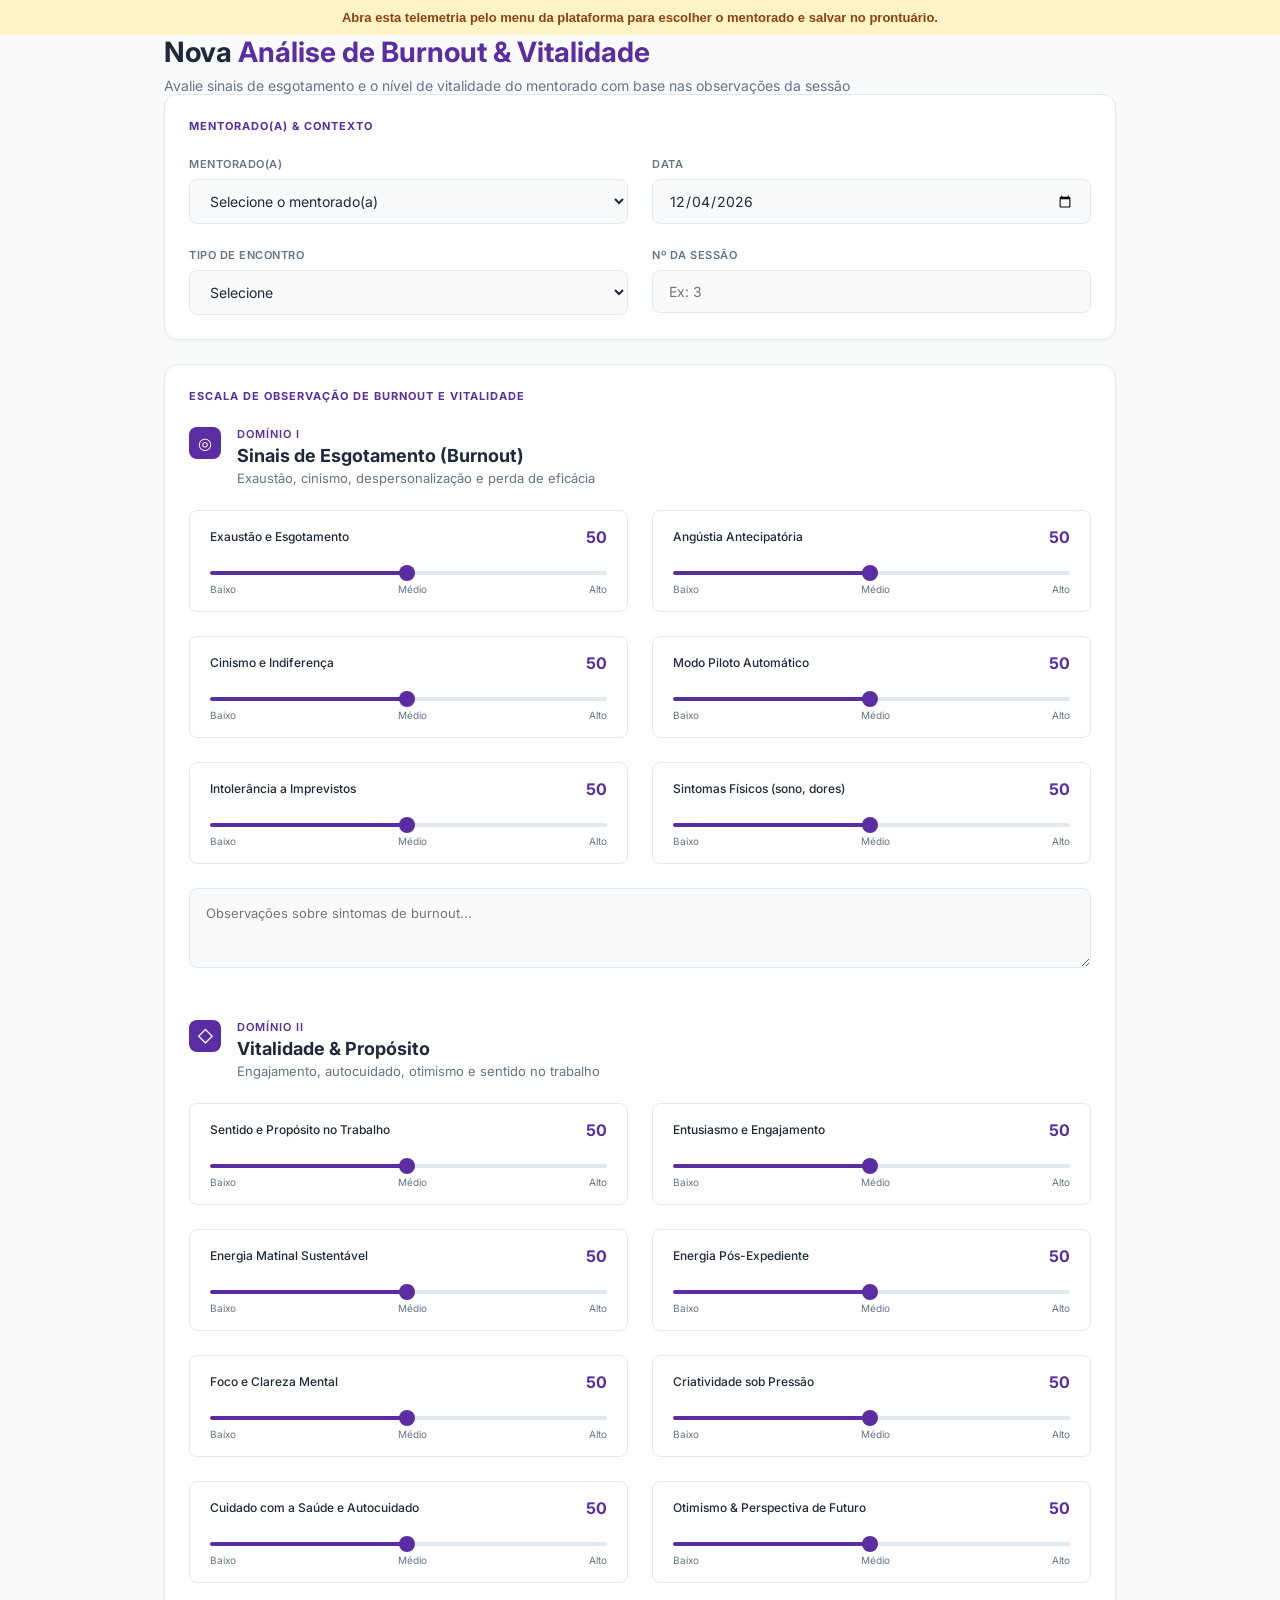
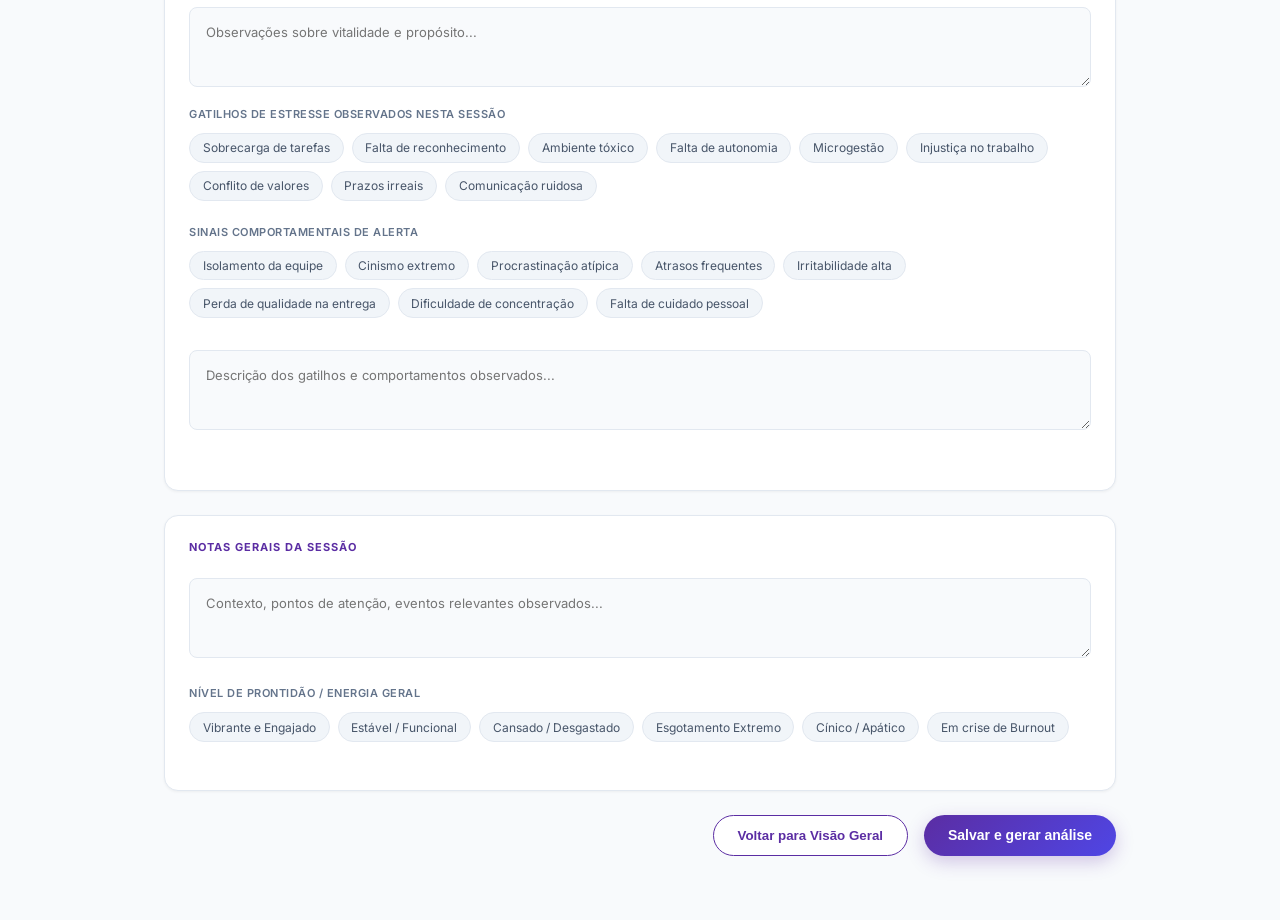
<file: telemetria_burnout_vitalidade.html>
<!DOCTYPE html>
<html lang="pt-BR">
<head>
    <meta charset="UTF-8"><meta name="viewport" content="width=device-width, initial-scale=1.0">
    <title>Nova Análise de Burnout & Vitalidade</title>
    <link href="https://fonts.googleapis.com/css2?family=Inter:wght@400;500;600;700&family=Playfair+Display:wght@600;700&display=swap" rel="stylesheet">
    <style>
        *, *::before, *::after { box-sizing: border-box; margin: 0; padding: 0; }
        :root { 
            --purple: #5B2DA3; 
            --blue: #3b82f6; 
            --cyan: #06b6d4;
            --indigo: #6366f1;
            --green: #10b981;
            --orange: #f59e0b;
            --red: #ef4444;
            --text: #1e293b; 
            --text-muted: #64748B; 
            --bg: #F8FAFC; 
            --card: #ffffff; 
            --border: #e2e8f0; 
            --pill-bg: #f1f5f9;
            --pill-text: #475569;
        }
        body { font-family: 'Inter', sans-serif; background: var(--bg); color: var(--text); min-height: 100vh; padding-bottom: 4rem; }
        
        .header { padding: 2rem 0; margin-bottom: 1rem; }
        .header h1 { font-family: 'Inter', sans-serif; font-size: 28px; margin-bottom: 0.5rem; color: #1e3a8a; font-weight: 700; }
        .header h1 span { color: #1e3a8a; }
        .header p { color: var(--text-muted); font-size: 14px; }
        
        .container { max-width: 1000px; margin: 0 auto; padding: 0 1.5rem; }
        
        .card-box {
            background: var(--card);
            border: 1px solid var(--border);
            border-radius: 12px;
            padding: 1.5rem;
            margin-bottom: 1.5rem;
            box-shadow: 0 1px 3px rgba(0,0,0,0.05);
        }

        .section-header {
            font-size: 11px;
            font-weight: 700;
            text-transform: uppercase;
            letter-spacing: 1px;
            color: var(--text-muted);
            margin-bottom: 1.5rem;
        }

        .form-row {
            display: grid;
            grid-template-columns: 1fr 1fr;
            gap: 1.5rem;
            margin-bottom: 1.5rem;
        }
        .fld { display: flex; flex-direction: column; gap: 0.5rem; }
        .flbl { font-size: 11px; font-weight: 600; color: var(--text-muted); text-transform: uppercase; letter-spacing: 0.5px; }
        .finp, .fsel { 
            background: var(--bg); border: 1px solid var(--border); border-radius: 8px; 
            padding: 0.75rem 1rem; color: var(--text); font-family: inherit; font-size: 14px; outline: none;
        }
        .finp:focus, .fsel:focus { border-color: var(--red); }

        .domain-header { display: flex; gap: 1rem; margin-bottom: 1.5rem; margin-top: 1rem; }
        .domain-icon { width: 32px; height: 32px; border-radius: 8px; display: flex; align-items: center; justify-content: center; font-size: 16px; color: white; flex-shrink: 0; }
        .domain-info h3 { font-size: 11px; text-transform: uppercase; letter-spacing: 1px; color: var(--text-muted); margin-bottom: 0.25rem; font-weight: 600; }
        .domain-info h2 { font-size: 18px; font-weight: 700; color: var(--text); margin-bottom: 0.25rem; }
        .domain-info p { font-size: 13px; color: var(--text-muted); }

        .sliders-grid { display: grid; grid-template-columns: 1fr 1fr; gap: 1.5rem; margin-bottom: 1.5rem; }
        .slider-wrap { background: var(--card); border: 1px solid var(--border); border-radius: 8px; padding: 1rem 1.25rem; }
        .slider-label { display: flex; justify-content: space-between; align-items: center; margin-bottom: 0.75rem; }
        .slider-name { font-size: 12px; font-weight: 500; color: var(--text); padding-right: 1rem; line-height: 1.4; }
        .slider-value { font-size: 16px; font-weight: 700; color: var(--cyan); }
        input[type=range] { width: 100%; -webkit-appearance: none; height: 4px; border-radius: 2px; outline: none; cursor: pointer; margin-bottom: 0.5rem; background: #E2E8F0; }
        input[type=range]::-webkit-slider-thumb { -webkit-appearance: none; width: 16px; height: 16px; border-radius: 50%; background: var(--cyan); cursor: pointer; border: none; }
        .scale-labels { display: flex; justify-content: space-between; font-size: 10px; color: var(--text-muted); }

        .od-obs {
            width: 100%; background: var(--bg); border: 1px solid var(--border); border-radius: 8px;
            padding: 1rem; color: var(--text); font-family: inherit; font-size: 13px; min-height: 80px;
            resize: vertical; outline: none; margin-bottom: 2rem;
        }
        .od-obs:focus { border-color: var(--red); }

        .pills-container { display: flex; flex-wrap: wrap; gap: 0.5rem; margin-bottom: 1.5rem; }
        .pill {
            background: var(--pill-bg); color: var(--pill-text); border: 1px solid var(--border);
            padding: 0.4rem 0.8rem; border-radius: 100px; font-size: 12px; cursor: pointer; transition: all 0.2s; user-select: none;
        }
        .pill.active { background: var(--red); color: white; border-color: var(--red); }
        .pill.active.mood-pill { border-color: var(--green); color: var(--green); background: rgba(16,185,129,0.1); }

        .footer-actions { display: flex; justify-content: flex-end; gap: 1rem; margin-top: 1rem; }
        .btn-cancel { background: transparent; border: 1px solid var(--border); color: var(--text); padding: 0.75rem 1.5rem; border-radius: 8px; cursor: pointer; font-weight: 600; }
        .btn-analisar { background: #ef4444; color: white; border: none; border-radius: 8px; padding: 0.75rem 1.5rem; font-size: 14px; font-weight: 600; cursor: pointer; transition: all 0.3s; display: flex; align-items: center; gap: 8px; }
        .btn-analisar:hover { background: #b91c1c; }
        .btn-analisar:disabled { opacity: 0.6; cursor: not-allowed; }
        
        .resultado-box { display: none; background: #fef2f2; border: 1px solid #fee2e2; border-radius: 8px; padding: 1.5rem; margin-top: 2rem; line-height: 1.6; font-size: 14px; color: #991b1b; }
        
        .salvar-btn { background: var(--orange); color: white; border: none; border-radius: 8px; padding: 0.75rem 1.5rem; font-size: 14px; font-weight: 600; cursor: pointer; margin-top: 1rem; }
    </style>
</head>
<body>
    <div class="header container">
        <h1>Nova <span>Análise de Burnout & Vitalidade</span></h1>
        <p>Avalie sinais de esgotamento e o nível de vitalidade do mentorado com base nas observações da sessão</p>
    </div>

    <div class="container">
        
        <!-- CONTEXTO -->
        <div class="card-box">
            <div class="section-header">MENTORADO(A) & CONTEXTO</div>
            <div class="form-row">
                <div class="fld">
                    <label class="flbl">MENTORADO(A)</label>
                    <select class="fsel" id="sel-mentorado">
                        <option value="">Selecione o mentorado(a)</option>
                    </select>
                </div>
                <div class="fld">
                    <label class="flbl">DATA</label>
                    <input class="finp" type="date" id="inp-data">
                </div>
            </div>
            <div class="form-row" style="margin-bottom:0;">
                <div class="fld">
                    <label class="flbl">TIPO DE ENCONTRO</label>
                    <select class="fsel" id="sel-encontro">
                        <option value="">Selecione</option>
                        <option>Sessão Individual</option>
                        <option>Mapeamento de Clima</option>
                        <option>Acompanhamento de Saúde</option>
                    </select>
                </div>
                <div class="fld">
                    <label class="flbl">Nº DA SESSÃO</label>
                    <input class="finp" type="text" placeholder="Ex: 3" id="inp-sessao">
                </div>
            </div>
        </div>

        <!-- DOMÍNIOS -->
        <div class="card-box">
            <div class="section-header">ESCALA DE OBSERVAÇÃO DE BURNOUT E VITALIDADE</div>
            
            <div class="domain-block">
                <div class="domain-header">
                    <div class="domain-icon" style="background:var(--red);">◎</div>
                    <div class="domain-info">
                        <h3>DOMÍNIO I</h3>
                        <h2>Sinais de Esgotamento (Burnout)</h2>
                        <p>Exaustão, cinismo, despersonalização e perda de eficácia</p>
                    </div>
                </div>
                <div class="sliders-grid">
                    <!-- Original -->
                    <div class="slider-wrap"><div class="slider-label"><span class="slider-name">Exaustão e Esgotamento</span><span class="slider-value" id="val-exaustao" style="color:var(--red);">50</span></div><input type="range" min="1" max="100" value="50" id="exaustao" data-color="var(--red)" oninput="updateSlider('exaustao', this.value, 'var(--red)')"><div class="scale-labels"><span>Baixo</span><span>Médio</span><span>Alto</span></div></div>
                    <div class="slider-wrap"><div class="slider-label"><span class="slider-name">Angústia Antecipatória</span><span class="slider-value" id="val-angustia" style="color:var(--red);">50</span></div><input type="range" min="1" max="100" value="50" id="angustia" data-color="var(--red)" oninput="updateSlider('angustia', this.value, 'var(--red)')"><div class="scale-labels"><span>Baixo</span><span>Médio</span><span>Alto</span></div></div>
                    <div class="slider-wrap"><div class="slider-label"><span class="slider-name">Cinismo e Indiferença</span><span class="slider-value" id="val-cinismo" style="color:var(--red);">50</span></div><input type="range" min="1" max="100" value="50" id="cinismo" data-color="var(--red)" oninput="updateSlider('cinismo', this.value, 'var(--red)')"><div class="scale-labels"><span>Baixo</span><span>Médio</span><span>Alto</span></div></div>
                    <div class="slider-wrap"><div class="slider-label"><span class="slider-name">Modo Piloto Automático</span><span class="slider-value" id="val-piloto" style="color:var(--red);">50</span></div><input type="range" min="1" max="100" value="50" id="piloto" data-color="var(--red)" oninput="updateSlider('piloto', this.value, 'var(--red)')"><div class="scale-labels"><span>Baixo</span><span>Médio</span><span>Alto</span></div></div>
                    <div class="slider-wrap"><div class="slider-label"><span class="slider-name">Intolerância a Imprevistos</span><span class="slider-value" id="val-intolerancia" style="color:var(--red);">50</span></div><input type="range" min="1" max="100" value="50" id="intolerancia" data-color="var(--red)" oninput="updateSlider('intolerancia', this.value, 'var(--red)')"><div class="scale-labels"><span>Baixo</span><span>Médio</span><span>Alto</span></div></div>
                    <div class="slider-wrap"><div class="slider-label"><span class="slider-name">Sintomas Físicos (sono, dores)</span><span class="slider-value" id="val-fisico" style="color:var(--red);">50</span></div><input type="range" min="1" max="100" value="50" id="fisico" data-color="var(--red)" oninput="updateSlider('fisico', this.value, 'var(--red)')"><div class="scale-labels"><span>Baixo</span><span>Médio</span><span>Alto</span></div></div>
                </div>
                <textarea class="od-obs" placeholder="Observações sobre sintomas de burnout..."></textarea>
            </div>

            <div class="domain-block">
                <div class="domain-header">
                    <div class="domain-icon" style="background:var(--green);">◇</div>
                    <div class="domain-info">
                        <h3>DOMÍNIO II</h3>
                        <h2>Vitalidade & Propósito</h2>
                        <p>Engajamento, autocuidado, otimismo e sentido no trabalho</p>
                    </div>
                </div>
                <div class="sliders-grid">
                    <div class="slider-wrap"><div class="slider-label"><span class="slider-name">Sentido e Propósito no Trabalho</span><span class="slider-value" id="val-proposito" style="color:var(--green);">50</span></div><input type="range" min="1" max="100" value="50" id="proposito" data-color="var(--green)" oninput="updateSlider('proposito', this.value, 'var(--green)')"><div class="scale-labels"><span>Baixo</span><span>Médio</span><span>Alto</span></div></div>
                    <div class="slider-wrap"><div class="slider-label"><span class="slider-name">Entusiasmo e Engajamento</span><span class="slider-value" id="val-engajamento" style="color:var(--green);">50</span></div><input type="range" min="1" max="100" value="50" id="engajamento" data-color="var(--green)" oninput="updateSlider('engajamento', this.value, 'var(--green)')"><div class="scale-labels"><span>Baixo</span><span>Médio</span><span>Alto</span></div></div>
                    <div class="slider-wrap"><div class="slider-label"><span class="slider-name">Energia Matinal Sustentável</span><span class="slider-value" id="val-energia_matinal" style="color:var(--green);">50</span></div><input type="range" min="1" max="100" value="50" id="energia_matinal" data-color="var(--green)" oninput="updateSlider('energia_matinal', this.value, 'var(--green)')"><div class="scale-labels"><span>Baixo</span><span>Médio</span><span>Alto</span></div></div>
                    <div class="slider-wrap"><div class="slider-label"><span class="slider-name">Energia Pós-Expediente</span><span class="slider-value" id="val-energia_pos" style="color:var(--green);">50</span></div><input type="range" min="1" max="100" value="50" id="energia_pos" data-color="var(--green)" oninput="updateSlider('energia_pos', this.value, 'var(--green)')"><div class="scale-labels"><span>Baixo</span><span>Médio</span><span>Alto</span></div></div>
                    <div class="slider-wrap"><div class="slider-label"><span class="slider-name">Foco e Clareza Mental</span><span class="slider-value" id="val-foco" style="color:var(--green);">50</span></div><input type="range" min="1" max="100" value="50" id="foco" data-color="var(--green)" oninput="updateSlider('foco', this.value, 'var(--green)')"><div class="scale-labels"><span>Baixo</span><span>Médio</span><span>Alto</span></div></div>
                    <div class="slider-wrap"><div class="slider-label"><span class="slider-name">Criatividade sob Pressão</span><span class="slider-value" id="val-criatividade" style="color:var(--green);">50</span></div><input type="range" min="1" max="100" value="50" id="criatividade" data-color="var(--green)" oninput="updateSlider('criatividade', this.value, 'var(--green)')"><div class="scale-labels"><span>Baixo</span><span>Médio</span><span>Alto</span></div></div>
                    <div class="slider-wrap"><div class="slider-label"><span class="slider-name">Cuidado com a Saúde e Autocuidado</span><span class="slider-value" id="val-autocuidado" style="color:var(--green);">50</span></div><input type="range" min="1" max="100" value="50" id="autocuidado" data-color="var(--green)" oninput="updateSlider('autocuidado', this.value, 'var(--green)')"><div class="scale-labels"><span>Baixo</span><span>Médio</span><span>Alto</span></div></div>
                    <div class="slider-wrap"><div class="slider-label"><span class="slider-name">Otimismo & Perspectiva de Futuro</span><span class="slider-value" id="val-otimismo" style="color:var(--green);">50</span></div><input type="range" min="1" max="100" value="50" id="otimismo" data-color="var(--green)" oninput="updateSlider('otimismo', this.value, 'var(--green)')"><div class="scale-labels"><span>Baixo</span><span>Médio</span><span>Alto</span></div></div>
                </div>
                <textarea class="od-obs" placeholder="Observações sobre vitalidade e propósito..."></textarea>
            </div>

            <!-- GATILHOS E GARGALOS ADDED HERE TO MATCH LEADER -->
            <div style="margin-bottom:2rem; margin-top:-1rem;">
                <div class="flbl" style="margin-bottom:0.75rem;">GATILHOS DE ESTRESSE OBSERVADOS NESTA SESSÃO</div>
                <div class="pills-container" id="gatilhos">
                    <div class="pill">Sobrecarga de tarefas</div><div class="pill">Falta de reconhecimento</div><div class="pill">Ambiente tóxico</div><div class="pill">Falta de autonomia</div><div class="pill">Microgestão</div><div class="pill">Injustiça no trabalho</div><div class="pill">Conflito de valores</div><div class="pill">Prazos irreais</div><div class="pill">Comunicação ruidosa</div>
                </div>
                <div class="flbl" style="margin-bottom:0.75rem; margin-top:1.5rem;">SINAIS COMPORTAMENTAIS DE ALERTA</div>
                <div class="pills-container" id="gargalos">
                    <div class="pill">Isolamento da equipe</div><div class="pill">Cinismo extremo</div><div class="pill">Procrastinação atípica</div><div class="pill">Atrasos frequentes</div><div class="pill">Irritabilidade alta</div><div class="pill">Perda de qualidade na entrega</div><div class="pill">Dificuldade de concentração</div><div class="pill">Falta de cuidado pessoal</div>
                </div>
            </div>
            <textarea class="od-obs" placeholder="Descrição dos gatilhos e comportamentos observados..."></textarea>
            
        </div>

        <!-- NOTAS FINAIS -->
        <div class="card-box">
            <div class="section-header">NOTAS GERAIS DA SESSÃO</div>
            <textarea class="od-obs" id="notas-gerais" placeholder="Contexto, pontos de atenção, eventos relevantes observados..." style="margin-bottom:1.5rem;"></textarea>
            
            <div class="flbl" style="margin-bottom:0.75rem;">NÍVEL DE PRONTIDÃO / ENERGIA GERAL</div>
            <div class="pills-container" id="prontidao">
                <div class="pill mood-btn">Vibrante e Engajado</div>
                <div class="pill mood-btn">Estável / Funcional</div>
                <div class="pill mood-btn">Cansado / Desgastado</div>
                <div class="pill mood-btn">Esgotamento Extremo</div>
                <div class="pill mood-btn">Cínico / Apático</div>
                <div class="pill mood-btn">Em crise de Burnout</div>
            </div>
        </div>

        <div class="footer-actions">
            <button class="btn-cancel" onclick="MentoraPonte.voltar()">Voltar para Visão Geral</button>
            <button class="btn-analisar" id="btn-analisar" onclick="salvarEAnalisar()">Salvar e gerar análise</button>
        </div>

        <div class="resultado-box" id="resultado">
            <div style="font-weight:700; margin-bottom:1rem; font-size:16px;">📊 Análise de Burnout & Vitalidade (Agente Mentóra)</div>
            <div id="resultado-texto" style="white-space: pre-line;"></div>
        </div>

    </div>

    <script>
        const EDGE_URL = 'https://duhaqygpyamjelwxylmn.supabase.co/functions/v1/proxy-ia';
        
        document.getElementById('inp-data').valueAsDate = new Date();

        function updateSlider(id, value, color) { 
            const valEl = document.getElementById('val-'+id);
            if(valEl) { valEl.textContent = value; valEl.style.color = color; }
            const s = document.getElementById(id); 
            if(s) {
                const pct = value; 
                s.style.background = `linear-gradient(to right, ${color} 0%, ${color} ${pct}%, #E2E8F0 ${pct}%, #E2E8F0 100%)`; 
            }
        }

        // Normal pills toggle
        document.querySelectorAll('.pill:not(.mood-btn)').forEach(p => {
            p.addEventListener('click', () => {
                p.classList.toggle('active');
                if(p.classList.contains('active')) {
                    p.style.backgroundColor = 'var(--red)';
                    p.style.borderColor = 'var(--red)';
                    p.style.color = 'white';
                } else {
                    p.style.backgroundColor = 'var(--pill-bg)';
                    p.style.borderColor = 'var(--border)';
                    p.style.color = 'var(--pill-text)';
                }
            });
        });

        // Mood pills act as radio buttons
        document.querySelectorAll('.mood-btn').forEach(p => {
            p.addEventListener('click', () => {
                document.querySelectorAll('.mood-btn').forEach(m => {
                    m.classList.remove('active', 'mood-pill');
                    m.style.backgroundColor = 'var(--pill-bg)';
                    m.style.borderColor = 'var(--border)';
                    m.style.color = 'var(--pill-text)';
                });
                p.classList.add('active', 'mood-pill');
                p.style.backgroundColor = 'rgba(16,185,129,0.1)';
                p.style.borderColor = 'var(--green)';
                p.style.color = 'var(--green)';
            });
        });

        function getValuesStr() { 
            let data = [];
            data.push("Contexto:");
            data.push(`- Mentorado(a): ${document.getElementById('sel-mentorado').value || 'Não informado'}`);
            data.push(`- Tipo: ${document.getElementById('sel-encontro').value || 'Não informado'}`);
            data.push(`- Sessão: ${document.getElementById('inp-sessao').value || 'N/A'}`);
            
            document.querySelectorAll('.domain-block').forEach(dom => {
                let title = dom.querySelector('h2').textContent;
                data.push("\n## " + title);
                dom.querySelectorAll('.slider-wrap').forEach(sw => {
                    let name = sw.querySelector('.slider-name').textContent;
                    let val = sw.querySelector('input').value;
                    data.push(`- ${name}: ${val}/100`);
                });
                let obs = dom.querySelector('textarea');
                if(obs && obs.value.trim()) {
                    data.push(`- Observação: ${obs.value.trim()}`);
                }
            });

            let gatilhos = Array.from(document.querySelectorAll('#gatilhos .pill.active')).map(p => p.textContent);
            if(gatilhos.length > 0) data.push("\n## Gatilhos de Estresse: " + gatilhos.join(', '));

            let gargalos = Array.from(document.querySelectorAll('#gargalos .pill.active')).map(p => p.textContent);
            if(gargalos.length > 0) data.push("## Sinais Comportamentais: " + gargalos.join(', '));

            let geral = document.getElementById('notas-gerais').value;
            if(geral.trim()) data.push("\n## Notas Gerais: " + geral.trim());

            let humor = document.querySelector('.mood-btn.active');
            if(humor) data.push("## Nível de Prontidão: " + humor.textContent);

            return data.join('\n');
        }

        async function salvarEAnalisar() {
            const btn=document.getElementById('btn-analisar'), resultBox=document.getElementById('resultado'), resultText=document.getElementById('resultado-texto');
            btn.disabled=true; btn.textContent='Salvando...';
            
            const indStr = getValuesStr();
            const prompt = ''; // a análise com o Agente Mentóra é feita na Visão Geral (os textos de instrução ficam no servidor);
            
            await MentoraPonte.analisarESalvar({
                tipo: 'burnout', titulo: 'Telemetria de Burnout & Vitalidade', indStr, prompt,
                btn, resultBox, resultText, textoBotao: '✨ Salvar & Gerar Análise com Agente Mentóra'
            });
        }

        async function salvarResultado() {
            await MentoraPonte.salvarManual({
                tipo: 'burnout', titulo: 'Telemetria de Burnout & Vitalidade',
                indStr: getValuesStr(),
                analise: (document.getElementById('resultado-texto') || {}).textContent || ''
            });
        }

        // Init ranges
        document.querySelectorAll('input[type=range]').forEach(s => {
            updateSlider(s.id, s.value, s.dataset.color);
        });
        
        // Load mentees se vier de dashboard
        if(typeof getMentees === 'function') {
            const ms = getMentees();
            const sel = document.getElementById('sel-mentorado');
            ms.forEach(m => {
                { const o = document.createElement('option'); o.value = m.id; o.textContent = m.nome || 'Mentorado'; sel.appendChild(o); }
            });
        }
    </script>
    <script src="telemetria_ponte.js?v=20261003b"></script>

<style id="tele-pdf-estilo">
.btn-pdf-tele { background:#fff; color:#5B2DA3; border:1.5px solid #5B2DA3; border-radius:8px; padding:0.75rem 1.25rem; font-size:14px; font-weight:600; cursor:pointer; }
.btn-pdf-tele:hover { background:#F5F3FF; }
@media print {
  .footer-actions, button, .btn-pdf-tele { display:none !important; }
  body { background:#fff !important; }
  .resultado-box:empty { display:none !important; }
  * { -webkit-print-color-adjust:exact; print-color-adjust:exact; }
}
</style>
<script>
// Baixar PDF da telemetria: abre a impressão do navegador (escolha "Salvar como PDF")
function baixarPDFTelemetria() {
  var tituloOrig = document.title;
  var d = new Date();
  var sel = document.querySelector('select');
  var nome = sel && sel.options[sel.selectedIndex] ? sel.options[sel.selectedIndex].text : '';
  document.title = 'Mentora - ' + tituloOrig + (nome && !/selecion/i.test(nome) ? ' - ' + nome : '') + ' - ' + d.toLocaleDateString('pt-BR').replace(/\//g, '-');
  var res = document.getElementById('resultado');
  var estavaOculto = res && getComputedStyle(res).display === 'none' && (document.getElementById('resultado-texto') || {}).textContent;
  if (estavaOculto) res.style.display = 'block';
  setTimeout(function () { window.print(); document.title = tituloOrig; }, 100);
}
</script>
</body>
</html>
</file>
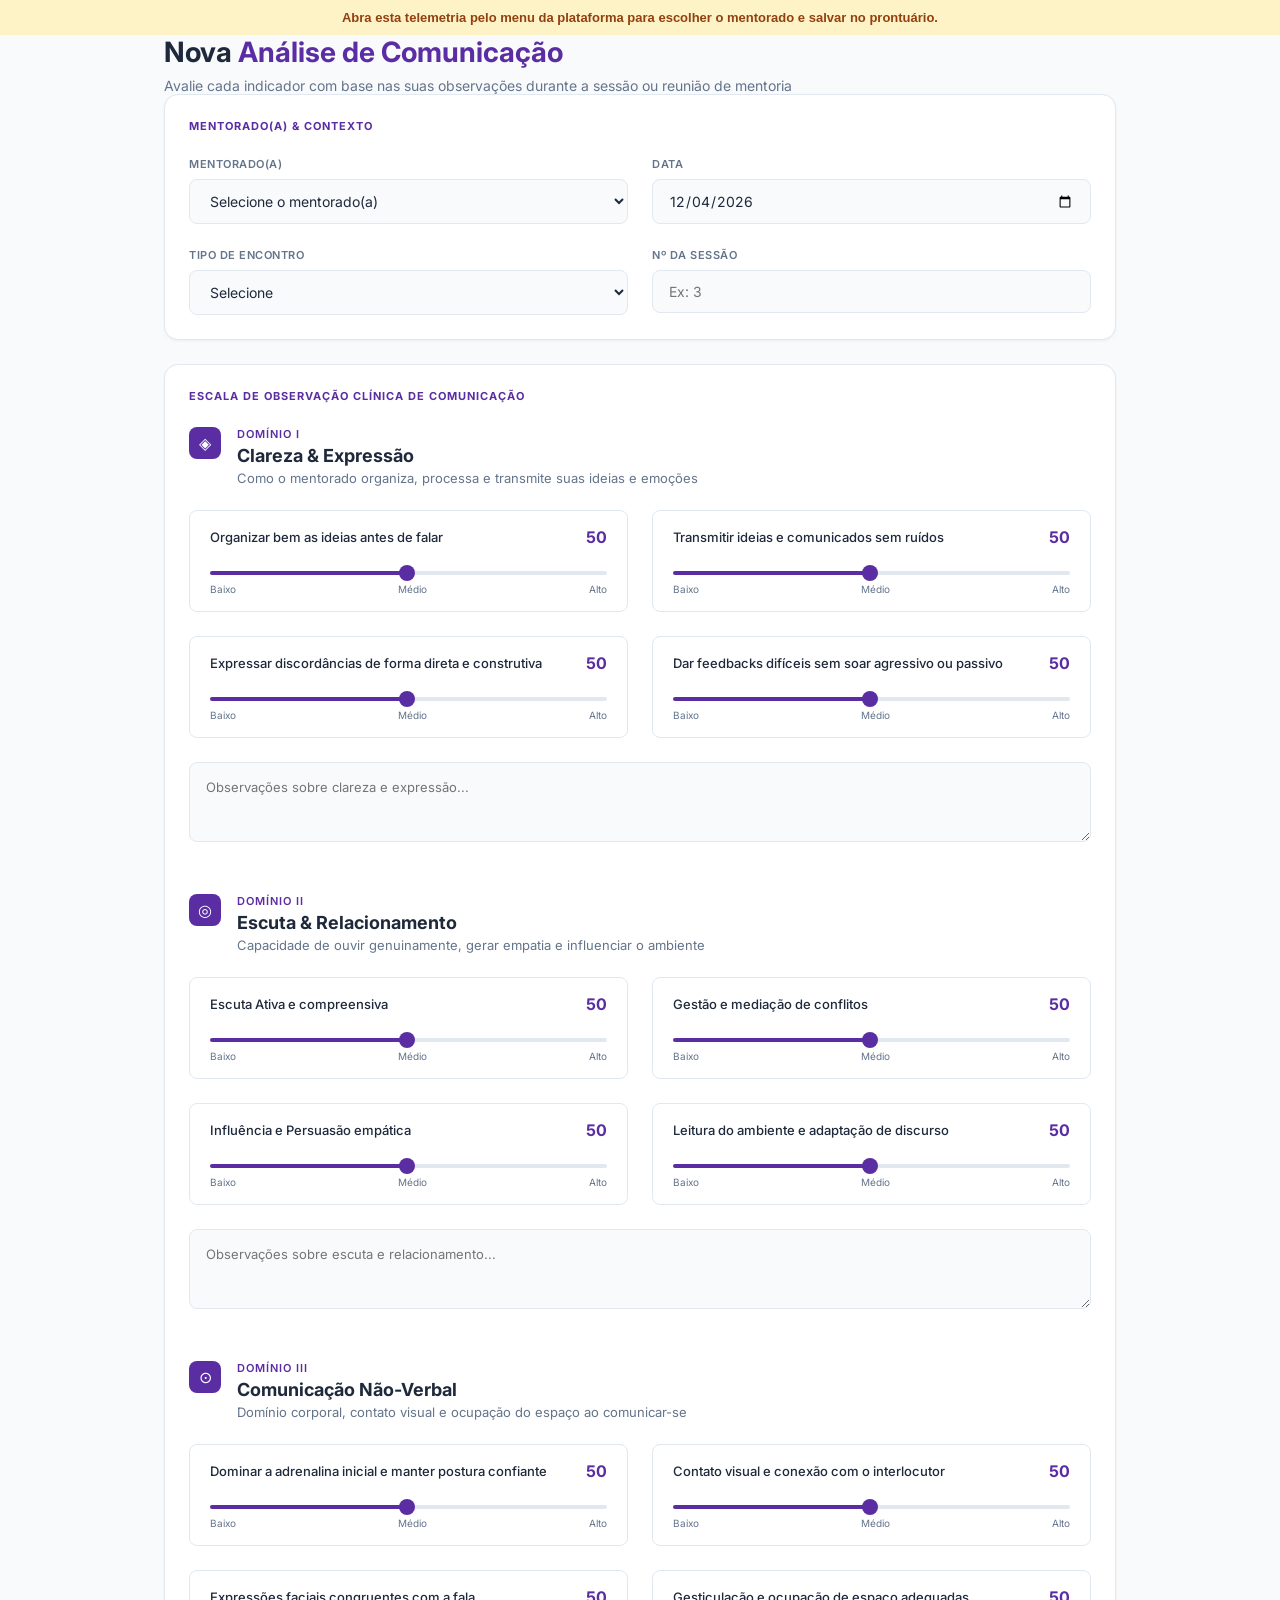
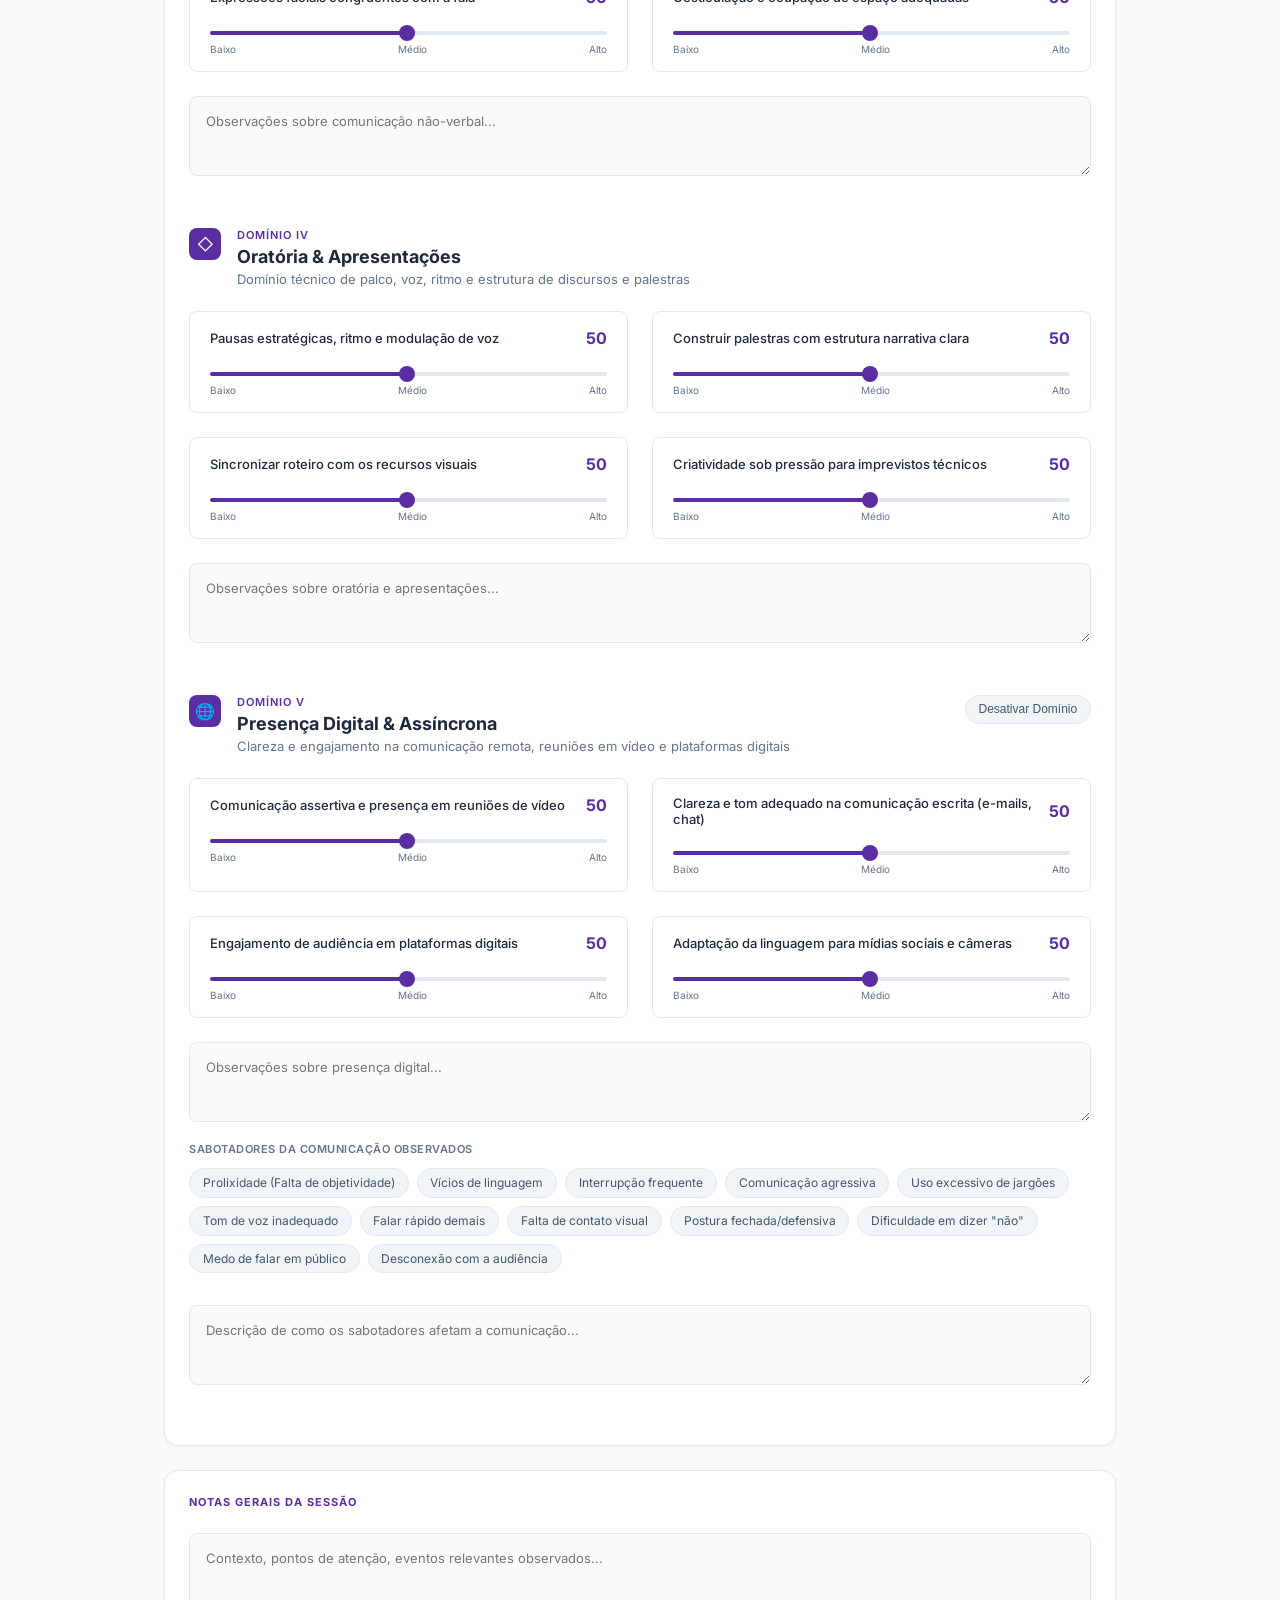
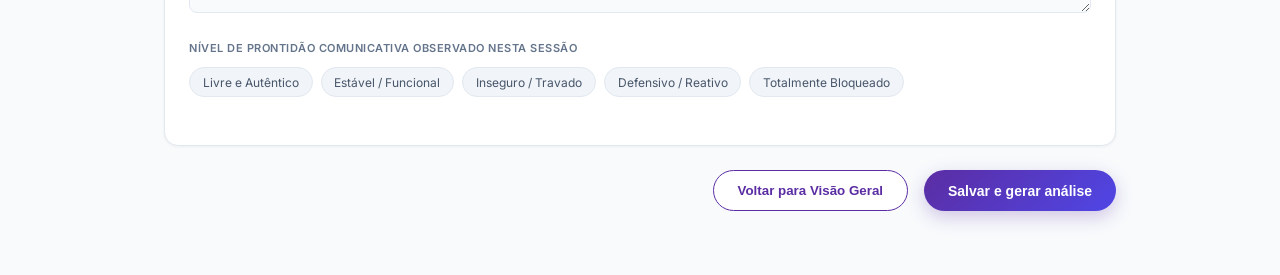
<file: telemetria_comunicacao.html>
<!DOCTYPE html>
<html lang="pt-BR">
<head>
    <meta charset="UTF-8"><meta name="viewport" content="width=device-width, initial-scale=1.0">
    <title>Nova Análise de Comunicação</title>
    <link href="https://fonts.googleapis.com/css2?family=Inter:wght@400;500;600;700&family=Playfair+Display:wght@600;700&display=swap" rel="stylesheet">
    <style>
        *, *::before, *::after { box-sizing: border-box; margin: 0; padding: 0; }
        :root { 
            --purple: #5B2DA3; 
            --blue: #3b82f6; 
            --cyan: #06b6d4;
            --indigo: #6366f1;
            --green: #10b981;
            --orange: #f59e0b;
            --red: #ef4444;
            --text: #1e293b; 
            --text-muted: #64748B; 
            --bg: #F8FAFC; 
            --card: #ffffff; 
            --border: #e2e8f0; 
            --pill-bg: #f1f5f9;
            --pill-text: #475569;
        }
        body { font-family: 'Inter', sans-serif; background: var(--bg); color: var(--text); min-height: 100vh; padding-bottom: 4rem; }
        
        .header { padding: 2rem 0; margin-bottom: 1rem; }
        .header h1 { font-family: 'Inter', sans-serif; font-size: 28px; margin-bottom: 0.5rem; color: #1e3a8a; font-weight: 700; }
        .header h1 span { color: #1e3a8a; }
        .header p { color: var(--text-muted); font-size: 14px; }
        
        .container { max-width: 1000px; margin: 0 auto; padding: 0 1.5rem; }
        
        .card-box {
            background: var(--card);
            border: 1px solid var(--border);
            border-radius: 12px;
            padding: 1.5rem;
            margin-bottom: 1.5rem;
            box-shadow: 0 1px 3px rgba(0,0,0,0.05);
        }

        .section-header {
            font-size: 11px;
            font-weight: 700;
            text-transform: uppercase;
            letter-spacing: 1px;
            color: var(--text-muted);
            margin-bottom: 1.5rem;
        }

        .form-row {
            display: grid;
            grid-template-columns: 1fr 1fr;
            gap: 1.5rem;
            margin-bottom: 1.5rem;
        }
        .fld { display: flex; flex-direction: column; gap: 0.5rem; }
        .flbl { font-size: 11px; font-weight: 600; color: var(--text-muted); text-transform: uppercase; letter-spacing: 0.5px; }
        .finp, .fsel { 
            background: var(--bg); border: 1px solid var(--border); border-radius: 8px; 
            padding: 0.75rem 1rem; color: var(--text); font-family: inherit; font-size: 14px; outline: none;
        }
        .finp:focus, .fsel:focus { border-color: var(--purple); }

        .domain-header { display: flex; gap: 1rem; margin-bottom: 1.5rem; margin-top: 1rem; }
        .domain-icon { width: 32px; height: 32px; border-radius: 8px; display: flex; align-items: center; justify-content: center; font-size: 16px; color: white; flex-shrink: 0; }
        .domain-info h3 { font-size: 11px; text-transform: uppercase; letter-spacing: 1px; color: var(--text-muted); margin-bottom: 0.25rem; font-weight: 600; }
        .domain-info h2 { font-size: 18px; font-weight: 700; color: var(--text); margin-bottom: 0.25rem; }
        .domain-info p { font-size: 13px; color: var(--text-muted); }

        .sliders-grid { display: grid; grid-template-columns: 1fr 1fr; gap: 1.5rem; margin-bottom: 1.5rem; }
        .slider-wrap { background: var(--card); border: 1px solid var(--border); border-radius: 8px; padding: 1rem 1.25rem; }
        .slider-label { display: flex; justify-content: space-between; align-items: center; margin-bottom: 0.75rem; }
        .slider-name { font-size: 13px; font-weight: 500; color: var(--text); }
        .slider-value { font-size: 16px; font-weight: 700; color: var(--purple); }
        input[type=range] { width: 100%; -webkit-appearance: none; height: 4px; border-radius: 2px; outline: none; cursor: pointer; margin-bottom: 0.5rem; background: #E2E8F0; }
        input[type=range]::-webkit-slider-thumb { -webkit-appearance: none; width: 16px; height: 16px; border-radius: 50%; background: var(--purple); cursor: pointer; border: none; }
        .scale-labels { display: flex; justify-content: space-between; font-size: 10px; color: var(--text-muted); }

        .od-obs {
            width: 100%; background: var(--bg); border: 1px solid var(--border); border-radius: 8px;
            padding: 1rem; color: var(--text); font-family: inherit; font-size: 13px; min-height: 80px;
            resize: vertical; outline: none; margin-bottom: 2rem;
        }
        .od-obs:focus { border-color: var(--purple); }

        .pills-container { display: flex; flex-wrap: wrap; gap: 0.5rem; margin-bottom: 1.5rem; }
        .pill {
            background: var(--pill-bg); color: var(--pill-text); border: 1px solid var(--border);
            padding: 0.4rem 0.8rem; border-radius: 100px; font-size: 12px; cursor: pointer; transition: all 0.2s; user-select: none;
        }
        .pill.active { background: var(--purple); color: white; border-color: var(--purple); }
        .pill.active.mood-pill { border-color: var(--green); color: var(--green); background: rgba(16,185,129,0.1); }

        .footer-actions { display: flex; justify-content: flex-end; gap: 1rem; margin-top: 1rem; }
        .btn-cancel { background: transparent; border: 1px solid var(--border); color: var(--text); padding: 0.75rem 1.5rem; border-radius: 8px; cursor: pointer; font-weight: 600; }
        .btn-analisar { background: var(--purple); color: white; border: none; border-radius: 8px; padding: 0.75rem 1.5rem; font-size: 14px; font-weight: 600; cursor: pointer; transition: all 0.3s; display: flex; align-items: center; gap: 8px; }
        .btn-analisar:hover { background: #4a2486; }
        .btn-analisar:disabled { opacity: 0.6; cursor: not-allowed; }
        
        .resultado-box { display: none; background: #fdfaef; border: 1px solid #fef08a; border-radius: 8px; padding: 1.5rem; margin-top: 2rem; line-height: 1.6; font-size: 14px; color: #854d0e; }
    </style>
</head>
<body>
    <div class="header container">
        <h1>Nova <span>Análise de Comunicação</span></h1>
        <p>Avalie cada indicador com base nas suas observações durante a sessão ou reunião de mentoria</p>
    </div>

    <div class="container">
        
        <!-- CONTEXTO -->
        <div class="card-box">
            <div class="section-header">MENTORADO(A) & CONTEXTO</div>
            <div class="form-row">
                <div class="fld">
                    <label class="flbl">MENTORADO(A)</label>
                    <select class="fsel" id="sel-mentorado">
                        <option value="">Selecione o mentorado(a)</option>
                    </select>
                </div>
                <div class="fld">
                    <label class="flbl">DATA</label>
                    <input class="finp" type="date" id="inp-data">
                </div>
            </div>
            <div class="form-row" style="margin-bottom:0;">
                <div class="fld">
                    <label class="flbl">TIPO DE ENCONTRO</label>
                    <select class="fsel" id="sel-encontro">
                        <option value="">Selecione</option>
                        <option>Sessão Individual</option>
                        <option>Sessão em Grupo</option>
                        <option>Treinamento de Oratória</option>
                        <option>Reunião de Feedback</option>
                    </select>
                </div>
                <div class="fld">
                    <label class="flbl">Nº DA SESSÃO</label>
                    <input class="finp" type="text" placeholder="Ex: 3" id="inp-sessao">
                </div>
            </div>
        </div>

        <!-- DOMÍNIOS -->
        <div class="card-box">
            <div class="section-header">ESCALA DE OBSERVAÇÃO CLÍNICA DE COMUNICAÇÃO</div>
            
            <div class="domain-block">
                <div class="domain-header">
                    <div class="domain-icon" style="background:var(--cyan);">◈</div>
                    <div class="domain-info">
                        <h3>DOMÍNIO I</h3>
                        <h2>Clareza & Expressão</h2>
                        <p>Como o mentorado organiza, processa e transmite suas ideias e emoções</p>
                    </div>
                </div>
                <div class="sliders-grid">
                    <div class="slider-wrap">
                        <div class="slider-label">
                            <span class="slider-name">Organizar bem as ideias antes de falar</span>
                            <span class="slider-value" id="val-d1_org" style="color:var(--cyan);">50</span>
                        </div>
                        <input type="range" min="1" max="100" value="50" id="d1_org" data-color="var(--cyan)" oninput="updateSlider('d1_org', this.value, 'var(--cyan)')">
                        <div class="scale-labels"><span>Baixo</span><span>Médio</span><span>Alto</span></div>
                    </div>
                    <div class="slider-wrap">
                        <div class="slider-label">
                            <span class="slider-name">Transmitir ideias e comunicados sem ruídos</span>
                            <span class="slider-value" id="val-d1_trans" style="color:var(--cyan);">50</span>
                        </div>
                        <input type="range" min="1" max="100" value="50" id="d1_trans" data-color="var(--cyan)" oninput="updateSlider('d1_trans', this.value, 'var(--cyan)')">
                        <div class="scale-labels"><span>Baixo</span><span>Médio</span><span>Alto</span></div>
                    </div>
                    <div class="slider-wrap">
                        <div class="slider-label">
                            <span class="slider-name">Expressar discordâncias de forma direta e construtiva</span>
                            <span class="slider-value" id="val-d1_disc" style="color:var(--cyan);">50</span>
                        </div>
                        <input type="range" min="1" max="100" value="50" id="d1_disc" data-color="var(--cyan)" oninput="updateSlider('d1_disc', this.value, 'var(--cyan)')">
                        <div class="scale-labels"><span>Baixo</span><span>Médio</span><span>Alto</span></div>
                    </div>
                    <div class="slider-wrap">
                        <div class="slider-label">
                            <span class="slider-name">Dar feedbacks difíceis sem soar agressivo ou passivo</span>
                            <span class="slider-value" id="val-d1_feed" style="color:var(--cyan);">50</span>
                        </div>
                        <input type="range" min="1" max="100" value="50" id="d1_feed" data-color="var(--cyan)" oninput="updateSlider('d1_feed', this.value, 'var(--cyan)')">
                        <div class="scale-labels"><span>Baixo</span><span>Médio</span><span>Alto</span></div>
                    </div>
                </div>
                <textarea class="od-obs" placeholder="Observações sobre clareza e expressão..."></textarea>
            </div>

            <div class="domain-block">
                <div class="domain-header">
                    <div class="domain-icon" style="background:var(--indigo);">◎</div>
                    <div class="domain-info">
                        <h3>DOMÍNIO II</h3>
                        <h2>Escuta & Relacionamento</h2>
                        <p>Capacidade de ouvir genuinamente, gerar empatia e influenciar o ambiente</p>
                    </div>
                </div>
                <div class="sliders-grid">
                    <div class="slider-wrap">
                        <div class="slider-label">
                            <span class="slider-name">Escuta Ativa e compreensiva</span>
                            <span class="slider-value" id="val-d2_esc" style="color:var(--indigo);">50</span>
                        </div>
                        <input type="range" min="1" max="100" value="50" id="d2_esc" data-color="var(--indigo)" oninput="updateSlider('d2_esc', this.value, 'var(--indigo)')">
                        <div class="scale-labels"><span>Baixo</span><span>Médio</span><span>Alto</span></div>
                    </div>
                    <div class="slider-wrap">
                        <div class="slider-label">
                            <span class="slider-name">Gestão e mediação de conflitos</span>
                            <span class="slider-value" id="val-d2_conf" style="color:var(--indigo);">50</span>
                        </div>
                        <input type="range" min="1" max="100" value="50" id="d2_conf" data-color="var(--indigo)" oninput="updateSlider('d2_conf', this.value, 'var(--indigo)')">
                        <div class="scale-labels"><span>Baixo</span><span>Médio</span><span>Alto</span></div>
                    </div>
                    <div class="slider-wrap">
                        <div class="slider-label">
                            <span class="slider-name">Influência e Persuasão empática</span>
                            <span class="slider-value" id="val-d2_infl" style="color:var(--indigo);">50</span>
                        </div>
                        <input type="range" min="1" max="100" value="50" id="d2_infl" data-color="var(--indigo)" oninput="updateSlider('d2_infl', this.value, 'var(--indigo)')">
                        <div class="scale-labels"><span>Baixo</span><span>Médio</span><span>Alto</span></div>
                    </div>
                    <div class="slider-wrap">
                        <div class="slider-label">
                            <span class="slider-name">Leitura do ambiente e adaptação de discurso</span>
                            <span class="slider-value" id="val-d2_leitura" style="color:var(--indigo);">50</span>
                        </div>
                        <input type="range" min="1" max="100" value="50" id="d2_leitura" data-color="var(--indigo)" oninput="updateSlider('d2_leitura', this.value, 'var(--indigo)')">
                        <div class="scale-labels"><span>Baixo</span><span>Médio</span><span>Alto</span></div>
                    </div>
                </div>
                <textarea class="od-obs" placeholder="Observações sobre escuta e relacionamento..."></textarea>
            </div>

            <div class="domain-block">
                <div class="domain-header">
                    <div class="domain-icon" style="background:var(--orange);">⊙</div>
                    <div class="domain-info">
                        <h3>DOMÍNIO III</h3>
                        <h2>Comunicação Não-Verbal</h2>
                        <p>Domínio corporal, contato visual e ocupação do espaço ao comunicar-se</p>
                    </div>
                </div>
                <div class="sliders-grid">
                    <div class="slider-wrap">
                        <div class="slider-label">
                            <span class="slider-name">Dominar a adrenalina inicial e manter postura confiante</span>
                            <span class="slider-value" id="val-d3_adren" style="color:var(--orange);">50</span>
                        </div>
                        <input type="range" min="1" max="100" value="50" id="d3_adren" data-color="var(--orange)" oninput="updateSlider('d3_adren', this.value, 'var(--orange)')">
                        <div class="scale-labels"><span>Baixo</span><span>Médio</span><span>Alto</span></div>
                    </div>
                    <div class="slider-wrap">
                        <div class="slider-label">
                            <span class="slider-name">Contato visual e conexão com o interlocutor</span>
                            <span class="slider-value" id="val-d3_vis" style="color:var(--orange);">50</span>
                        </div>
                        <input type="range" min="1" max="100" value="50" id="d3_vis" data-color="var(--orange)" oninput="updateSlider('d3_vis', this.value, 'var(--orange)')">
                        <div class="scale-labels"><span>Baixo</span><span>Médio</span><span>Alto</span></div>
                    </div>
                    <div class="slider-wrap">
                        <div class="slider-label">
                            <span class="slider-name">Expressões faciais congruentes com a fala</span>
                            <span class="slider-value" id="val-d3_exp" style="color:var(--orange);">50</span>
                        </div>
                        <input type="range" min="1" max="100" value="50" id="d3_exp" data-color="var(--orange)" oninput="updateSlider('d3_exp', this.value, 'var(--orange)')">
                        <div class="scale-labels"><span>Baixo</span><span>Médio</span><span>Alto</span></div>
                    </div>
                    <div class="slider-wrap">
                        <div class="slider-label">
                            <span class="slider-name">Gesticulação e ocupação de espaço adequadas</span>
                            <span class="slider-value" id="val-d3_gest" style="color:var(--orange);">50</span>
                        </div>
                        <input type="range" min="1" max="100" value="50" id="d3_gest" data-color="var(--orange)" oninput="updateSlider('d3_gest', this.value, 'var(--orange)')">
                        <div class="scale-labels"><span>Baixo</span><span>Médio</span><span>Alto</span></div>
                    </div>
                </div>
                <textarea class="od-obs" placeholder="Observações sobre comunicação não-verbal..."></textarea>
            </div>

            <div class="domain-block">
                <div class="domain-header">
                    <div class="domain-icon" style="background:var(--green);">◇</div>
                    <div class="domain-info">
                        <h3>DOMÍNIO IV</h3>
                        <h2>Oratória & Apresentações</h2>
                        <p>Domínio técnico de palco, voz, ritmo e estrutura de discursos e palestras</p>
                    </div>
                </div>
                <div class="sliders-grid">
                    <div class="slider-wrap">
                        <div class="slider-label">
                            <span class="slider-name">Pausas estratégicas, ritmo e modulação de voz</span>
                            <span class="slider-value" id="val-d4_voz" style="color:var(--green);">50</span>
                        </div>
                        <input type="range" min="1" max="100" value="50" id="d4_voz" data-color="var(--green)" oninput="updateSlider('d4_voz', this.value, 'var(--green)')">
                        <div class="scale-labels"><span>Baixo</span><span>Médio</span><span>Alto</span></div>
                    </div>
                    <div class="slider-wrap">
                        <div class="slider-label">
                            <span class="slider-name">Construir palestras com estrutura narrativa clara</span>
                            <span class="slider-value" id="val-d4_est" style="color:var(--green);">50</span>
                        </div>
                        <input type="range" min="1" max="100" value="50" id="d4_est" data-color="var(--green)" oninput="updateSlider('d4_est', this.value, 'var(--green)')">
                        <div class="scale-labels"><span>Baixo</span><span>Médio</span><span>Alto</span></div>
                    </div>
                    <div class="slider-wrap">
                        <div class="slider-label">
                            <span class="slider-name">Sincronizar roteiro com os recursos visuais</span>
                            <span class="slider-value" id="val-d4_sinc" style="color:var(--green);">50</span>
                        </div>
                        <input type="range" min="1" max="100" value="50" id="d4_sinc" data-color="var(--green)" oninput="updateSlider('d4_sinc', this.value, 'var(--green)')">
                        <div class="scale-labels"><span>Baixo</span><span>Médio</span><span>Alto</span></div>
                    </div>
                    <div class="slider-wrap">
                        <div class="slider-label">
                            <span class="slider-name">Criatividade sob pressão para imprevistos técnicos</span>
                            <span class="slider-value" id="val-d4_cria" style="color:var(--green);">50</span>
                        </div>
                        <input type="range" min="1" max="100" value="50" id="d4_cria" data-color="var(--green)" oninput="updateSlider('d4_cria', this.value, 'var(--green)')">
                        <div class="scale-labels"><span>Baixo</span><span>Médio</span><span>Alto</span></div>
                    </div>
                </div>
                <textarea class="od-obs" placeholder="Observações sobre oratória e apresentações..."></textarea>
            </div>

            <div class="domain-block" id="domain-5">
                <div class="domain-header" style="justify-content: space-between;">
                    <div style="display: flex; gap: 1rem;">
                        <div class="domain-icon" style="background:var(--blue);">🌐</div>
                        <div class="domain-info">
                            <h3>DOMÍNIO V</h3>
                            <h2>Presença Digital & Assíncrona</h2>
                            <p>Clareza e engajamento na comunicação remota, reuniões em vídeo e plataformas digitais</p>
                        </div>
                    </div>
                    <div>
                        <button type="button" id="btn-toggle-d5" class="pill" onclick="toggleDomain5()" style="margin:0; border-color:var(--border);">Desativar Domínio</button>
                    </div>
                </div>
                <div id="content-d5">
                    <div class="sliders-grid">
                        <div class="slider-wrap">
                            <div class="slider-label">
                                <span class="slider-name">Comunicação assertiva e presença em reuniões de vídeo</span>
                                <span class="slider-value" id="val-d5_vid" style="color:var(--blue);">50</span>
                            </div>
                            <input type="range" min="1" max="100" value="50" id="d5_vid" data-color="var(--blue)" oninput="updateSlider('d5_vid', this.value, 'var(--blue)')">
                            <div class="scale-labels"><span>Baixo</span><span>Médio</span><span>Alto</span></div>
                        </div>
                        <div class="slider-wrap">
                            <div class="slider-label">
                                <span class="slider-name">Clareza e tom adequado na comunicação escrita (e-mails, chat)</span>
                                <span class="slider-value" id="val-d5_esc" style="color:var(--blue);">50</span>
                            </div>
                            <input type="range" min="1" max="100" value="50" id="d5_esc" data-color="var(--blue)" oninput="updateSlider('d5_esc', this.value, 'var(--blue)')">
                            <div class="scale-labels"><span>Baixo</span><span>Médio</span><span>Alto</span></div>
                        </div>
                        <div class="slider-wrap">
                            <div class="slider-label">
                                <span class="slider-name">Engajamento de audiência em plataformas digitais</span>
                                <span class="slider-value" id="val-d5_eng" style="color:var(--blue);">50</span>
                            </div>
                            <input type="range" min="1" max="100" value="50" id="d5_eng" data-color="var(--blue)" oninput="updateSlider('d5_eng', this.value, 'var(--blue)')">
                            <div class="scale-labels"><span>Baixo</span><span>Médio</span><span>Alto</span></div>
                        </div>
                        <div class="slider-wrap">
                            <div class="slider-label">
                                <span class="slider-name">Adaptação da linguagem para mídias sociais e câmeras</span>
                                <span class="slider-value" id="val-d5_adap" style="color:var(--blue);">50</span>
                            </div>
                            <input type="range" min="1" max="100" value="50" id="d5_adap" data-color="var(--blue)" oninput="updateSlider('d5_adap', this.value, 'var(--blue)')">
                            <div class="scale-labels"><span>Baixo</span><span>Médio</span><span>Alto</span></div>
                        </div>
                    </div>
                    <textarea class="od-obs" placeholder="Observações sobre presença digital..."></textarea>
                </div>
            </div>

            <div style="margin-bottom:2rem; margin-top:-1rem;">
                <div class="flbl" style="margin-bottom:0.75rem;">SABOTADORES DA COMUNICAÇÃO OBSERVADOS</div>
                <div class="pills-container" id="gatilhos">
                    <div class="pill">Prolixidade (Falta de objetividade)</div><div class="pill">Vícios de linguagem</div><div class="pill">Interrupção frequente</div><div class="pill">Comunicação agressiva</div><div class="pill">Uso excessivo de jargões</div><div class="pill">Tom de voz inadequado</div><div class="pill">Falar rápido demais</div><div class="pill">Falta de contato visual</div><div class="pill">Postura fechada/defensiva</div><div class="pill">Dificuldade em dizer "não"</div><div class="pill">Medo de falar em público</div><div class="pill">Desconexão com a audiência</div>
                </div>
            </div>
            <textarea class="od-obs" placeholder="Descrição de como os sabotadores afetam a comunicação..."></textarea>

        </div>

        <!-- NOTAS FINAIS -->
        <div class="card-box">
            <div class="section-header">NOTAS GERAIS DA SESSÃO</div>
            <textarea class="od-obs" id="notas-gerais" placeholder="Contexto, pontos de atenção, eventos relevantes observados..." style="margin-bottom:1.5rem;"></textarea>
            
            <div class="flbl" style="margin-bottom:0.75rem;">NÍVEL DE PRONTIDÃO COMUNICATIVA OBSERVADO NESTA SESSÃO</div>
            <div class="pills-container" id="prontidao">
                <div class="pill mood-btn">Livre e Autêntico</div>
                <div class="pill mood-btn">Estável / Funcional</div>
                <div class="pill mood-btn">Inseguro / Travado</div>
                <div class="pill mood-btn">Defensivo / Reativo</div>
                <div class="pill mood-btn">Totalmente Bloqueado</div>
            </div>
        </div>

        <div class="footer-actions">
            <button class="btn-cancel" onclick="MentoraPonte.voltar()">Voltar para Visão Geral</button>
            <button class="btn-analisar" id="btn-analisar" onclick="salvarEAnalisar()">Salvar e gerar análise</button>
        </div>

        <div class="resultado-box" id="resultado">
            <div style="font-weight:700; margin-bottom:1rem; font-size:16px;">📊 Análise de Comunicação (Agente Mentóra) Salva</div>
            <div id="resultado-texto" style="white-space: pre-line;"></div>
        </div>

    </div>

    <script>
        const EDGE_URL = 'https://duhaqygpyamjelwxylmn.supabase.co/functions/v1/proxy-ia';
        
        document.getElementById('inp-data').valueAsDate = new Date();

        function updateSlider(id, value, color) { 
            const valEl = document.getElementById('val-'+id);
            if(valEl) { valEl.textContent = value; valEl.style.color = color; }
            const s = document.getElementById(id); 
            if(s) {
                const pct = value; 
                s.style.background = `linear-gradient(to right, ${color} 0%, ${color} ${pct}%, #E2E8F0 ${pct}%, #E2E8F0 100%)`; 
            }
        }

        // Normal pills toggle
        document.querySelectorAll('.pill:not(.mood-btn)').forEach(p => {
            p.addEventListener('click', () => {
                p.classList.toggle('active');
                if(p.classList.contains('active')) {
                    p.style.backgroundColor = 'var(--purple)';
                    p.style.borderColor = 'var(--purple)';
                    p.style.color = 'white';
                } else {
                    p.style.backgroundColor = 'var(--pill-bg)';
                    p.style.borderColor = 'var(--border)';
                    p.style.color = 'var(--pill-text)';
                }
            });
        });

        // Mood pills act as radio buttons
        document.querySelectorAll('.mood-btn').forEach(p => {
            p.addEventListener('click', () => {
                document.querySelectorAll('.mood-btn').forEach(m => {
                    m.classList.remove('active', 'mood-pill');
                    m.style.backgroundColor = 'var(--pill-bg)';
                    m.style.borderColor = 'var(--border)';
                    m.style.color = 'var(--pill-text)';
                });
                p.classList.add('active', 'mood-pill');
                p.style.backgroundColor = 'rgba(16,185,129,0.1)';
                p.style.borderColor = 'var(--green)';
                p.style.color = 'var(--green)';
            });
        });

        let d5Ativo = true;
        function toggleDomain5() {
            d5Ativo = !d5Ativo;
            const btn = document.getElementById('btn-toggle-d5');
            const content = document.getElementById('content-d5');
            
            if (!d5Ativo) {
                btn.textContent = 'Ativar Domínio';
                btn.style.backgroundColor = '#f1f5f9';
                btn.style.color = '#94a3b8';
                content.style.opacity = '0.3';
                content.style.pointerEvents = 'none';
            } else {
                btn.textContent = 'Desativar Domínio';
                btn.style.backgroundColor = '';
                btn.style.color = '';
                content.style.opacity = '1';
                content.style.pointerEvents = 'auto';
            }
        }

        function getValuesStr() { 
            let data = [];
            data.push("Contexto:");
            data.push(`- Mentorado(a): ${document.getElementById('sel-mentorado').value || 'Não informado'}`);
            data.push(`- Tipo: ${document.getElementById('sel-encontro').value || 'Não informado'}`);
            data.push(`- Sessão: ${document.getElementById('inp-sessao').value || 'N/A'}`);
            
            document.querySelectorAll('.domain-block').forEach(dom => {
                if (dom.id === 'domain-5' && !d5Ativo) return; // Ignore if domain 5 is disabled

                let title = dom.querySelector('h2').textContent;
                data.push("\n## " + title);
                dom.querySelectorAll('.slider-wrap').forEach(sw => {
                    let name = sw.querySelector('.slider-name').textContent;
                    let val = sw.querySelector('input').value;
                    data.push(`- ${name}: ${val}/100`);
                });
                let obs = dom.querySelector('textarea');
                if(obs && obs.value.trim()) {
                    data.push(`- Observação: ${obs.value.trim()}`);
                }
            });

            let gatilhos = Array.from(document.querySelectorAll('#gatilhos .pill.active')).map(p => p.textContent);
            if(gatilhos.length > 0) data.push("\n## Sabotadores Identificados: " + gatilhos.join(', '));

            let geral = document.getElementById('notas-gerais').value;
            if(geral.trim()) data.push("\n## Notas Gerais: " + geral.trim());

            let humor = document.querySelector('.mood-btn.active');
            if(humor) data.push("## Nível de Prontidão: " + humor.textContent);

            return data.join('\n');
        }

        async function salvarEAnalisar() {
            const btn=document.getElementById('btn-analisar'), resultBox=document.getElementById('resultado'), resultText=document.getElementById('resultado-texto');
            btn.disabled=true; btn.textContent='Salvando...';
            
            const indStr = getValuesStr();
            const prompt = ''; // a análise com o Agente Mentóra é feita na Visão Geral (os textos de instrução ficam no servidor);
            
            await MentoraPonte.analisarESalvar({
                tipo: 'comunicacao', titulo: 'Telemetria de Comunicação Assertiva', indStr, prompt,
                btn, resultBox, resultText, textoBotao: '🌐 Salvar & Gerar Análise com Agente Mentóra'
            });
        }

        // Init ranges
        document.querySelectorAll('input[type=range]').forEach(s => {
            updateSlider(s.id, s.value, s.dataset.color);
        });
        
        // Load mentees if function exists from main page
        if(typeof getMentees === 'function') {
            const ms = getMentees();
            const sel = document.getElementById('sel-mentorado');
            ms.forEach(m => {
                { const o = document.createElement('option'); o.value = m.id; o.textContent = m.nome || 'Mentorado'; sel.appendChild(o); }
            });
        }
    </script>
    <script src="telemetria_ponte.js?v=20261003b"></script>

<style id="tele-pdf-estilo">
.btn-pdf-tele { background:#fff; color:#5B2DA3; border:1.5px solid #5B2DA3; border-radius:8px; padding:0.75rem 1.25rem; font-size:14px; font-weight:600; cursor:pointer; }
.btn-pdf-tele:hover { background:#F5F3FF; }
@media print {
  .footer-actions, button, .btn-pdf-tele { display:none !important; }
  body { background:#fff !important; }
  .resultado-box:empty { display:none !important; }
  * { -webkit-print-color-adjust:exact; print-color-adjust:exact; }
}
</style>
<script>
// Baixar PDF da telemetria: abre a impressão do navegador (escolha "Salvar como PDF")
function baixarPDFTelemetria() {
  var tituloOrig = document.title;
  var d = new Date();
  var sel = document.querySelector('select');
  var nome = sel && sel.options[sel.selectedIndex] ? sel.options[sel.selectedIndex].text : '';
  document.title = 'Mentora - ' + tituloOrig + (nome && !/selecion/i.test(nome) ? ' - ' + nome : '') + ' - ' + d.toLocaleDateString('pt-BR').replace(/\//g, '-');
  var res = document.getElementById('resultado');
  var estavaOculto = res && getComputedStyle(res).display === 'none' && (document.getElementById('resultado-texto') || {}).textContent;
  if (estavaOculto) res.style.display = 'block';
  setTimeout(function () { window.print(); document.title = tituloOrig; }, 100);
}
</script>
</body>
</html>
</file>
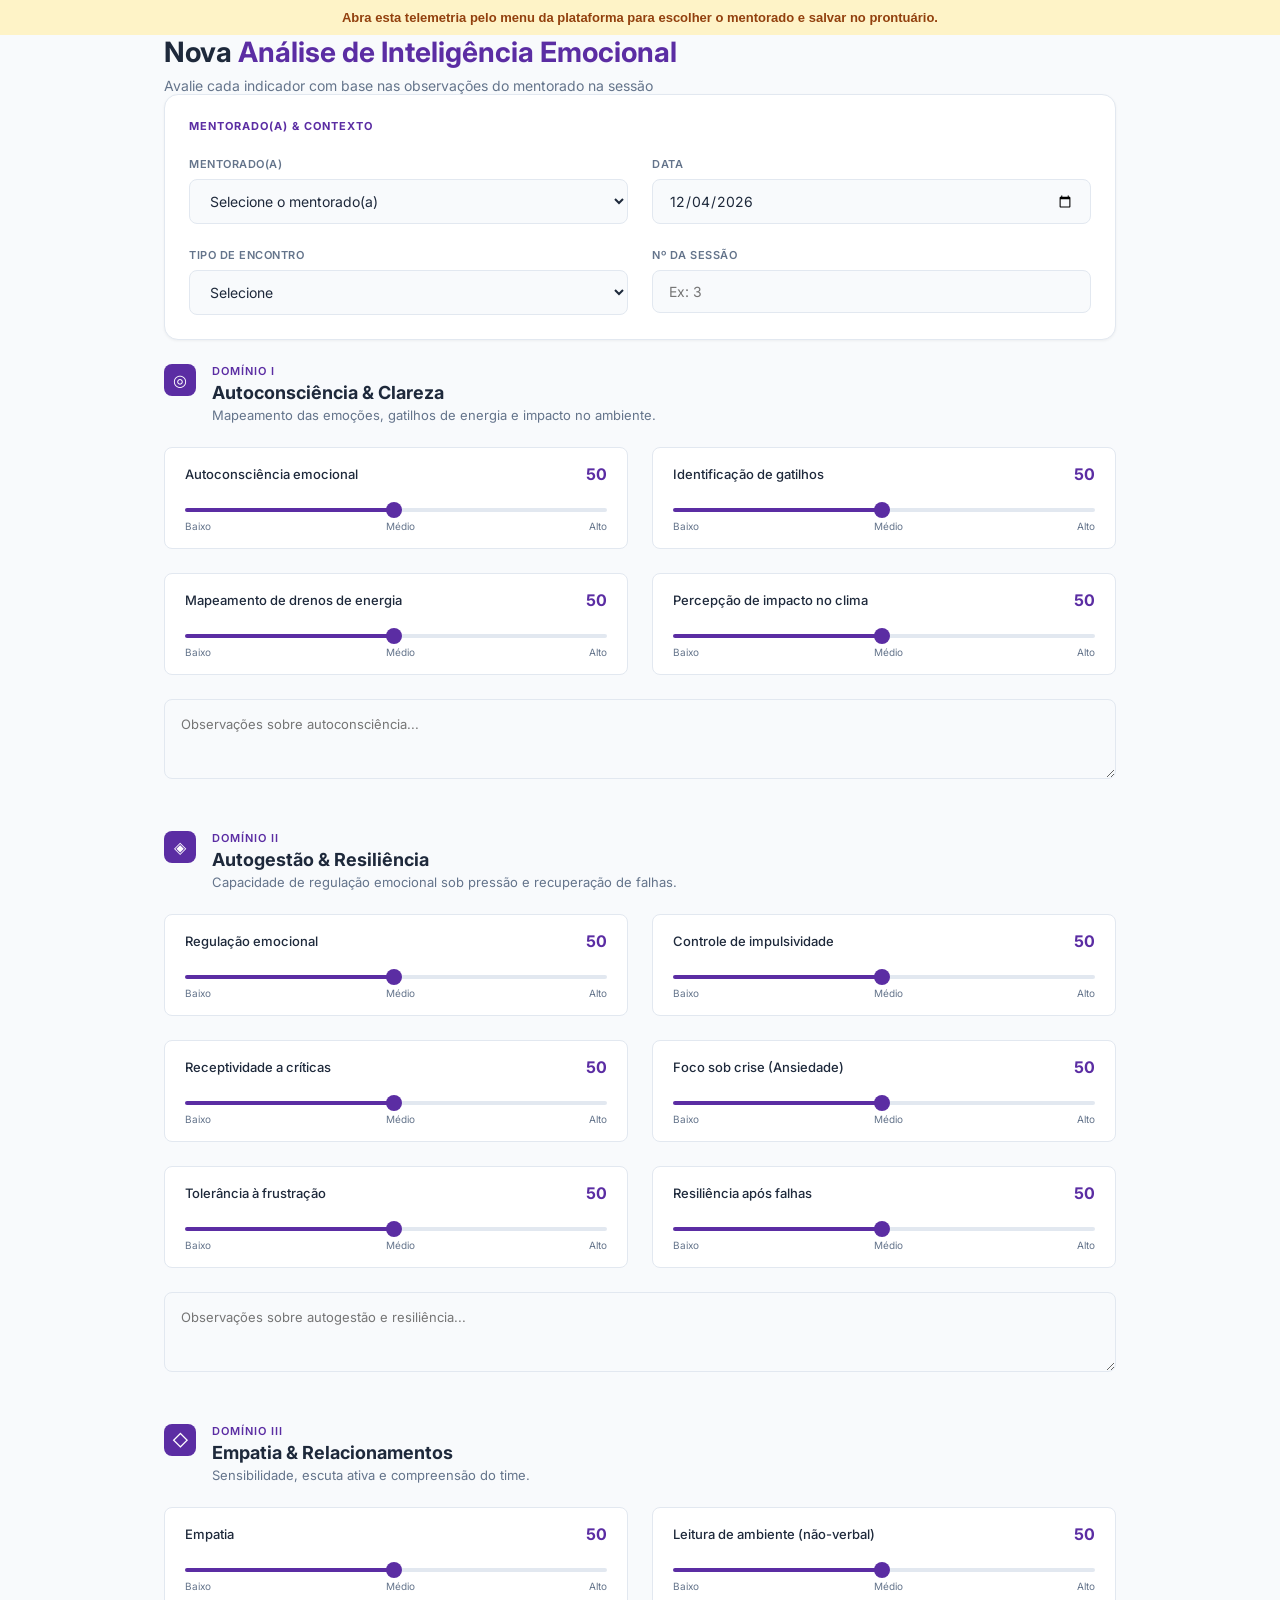
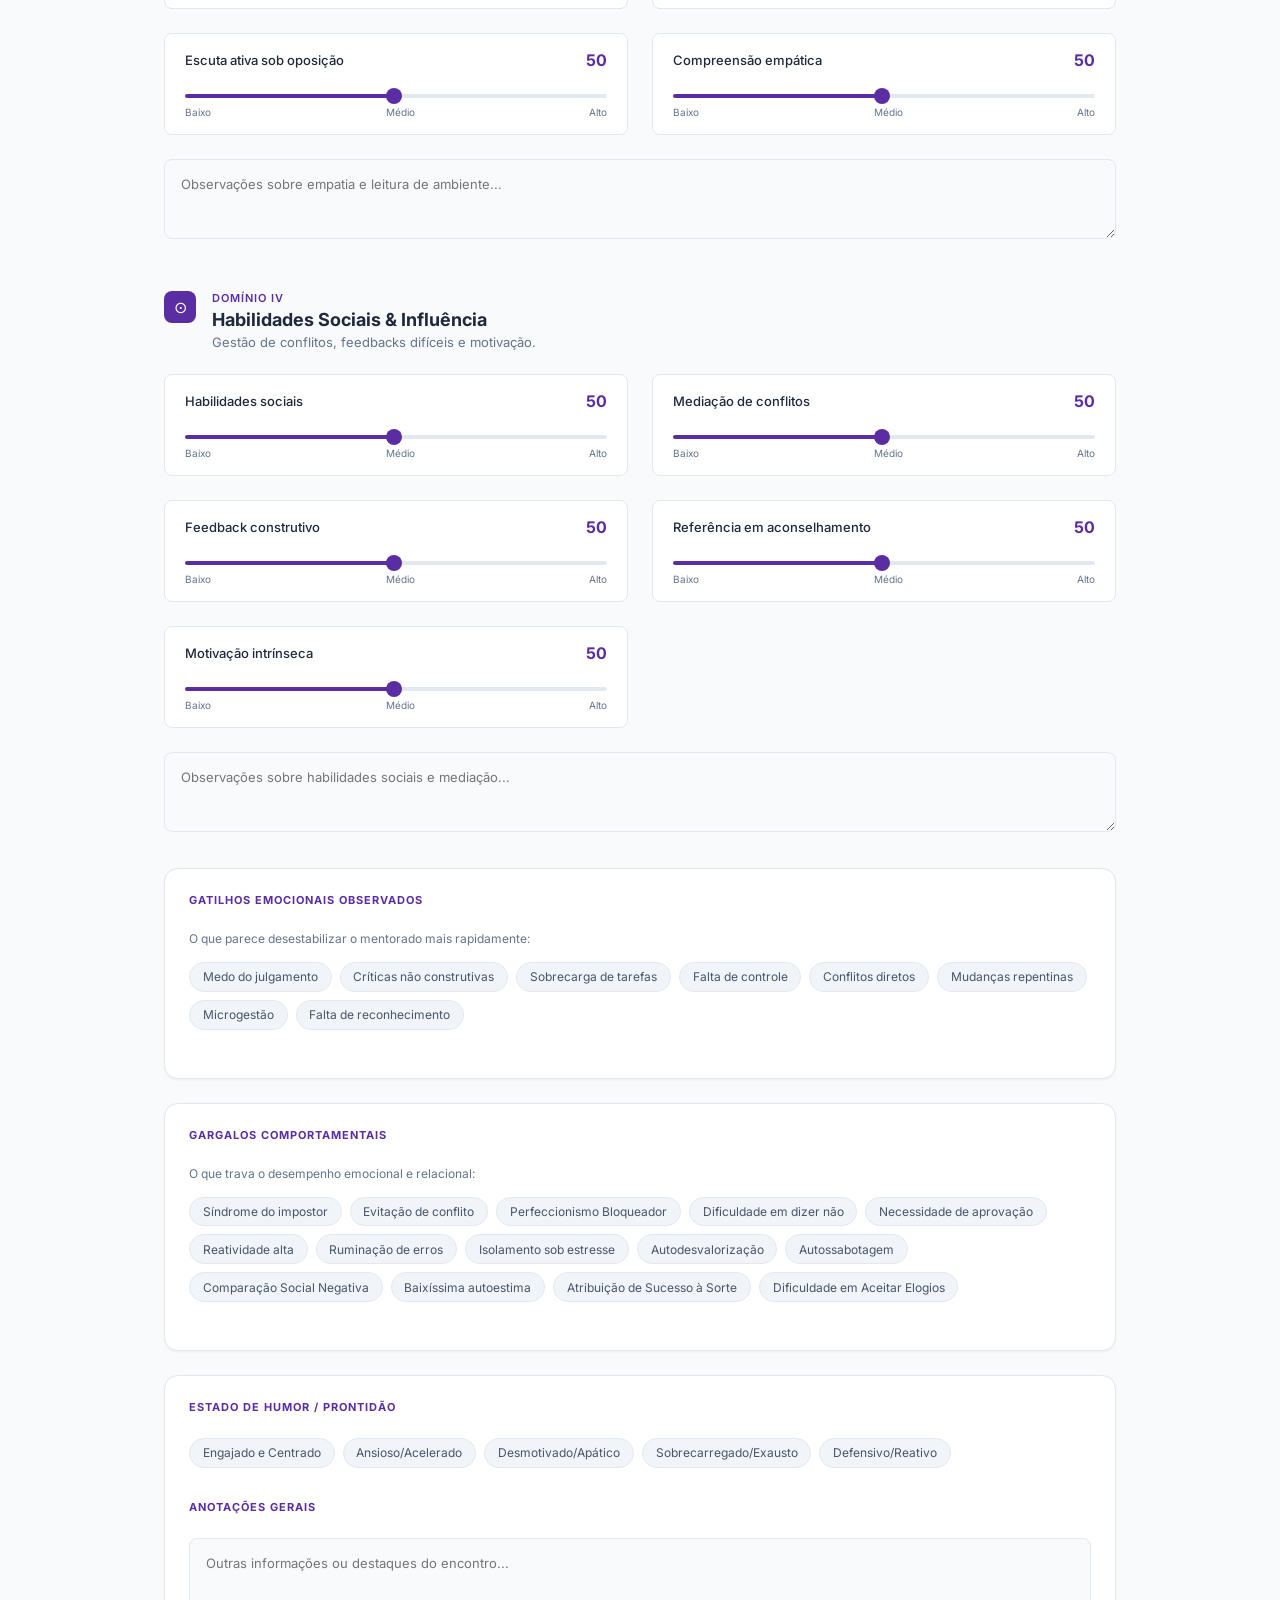
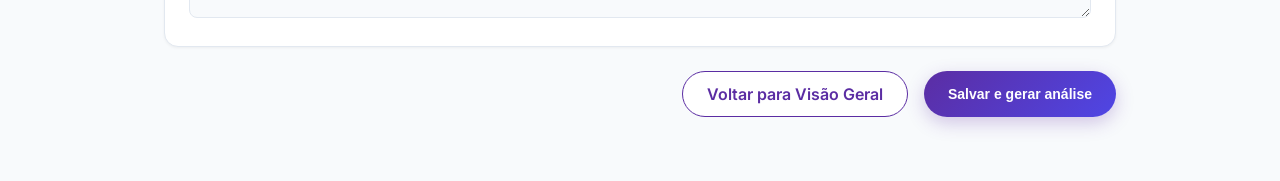
<file: telemetria_inteligencia_emocional.html>
<!DOCTYPE html>
<html lang="pt-BR">
<head>
    <meta charset="UTF-8"><meta name="viewport" content="width=device-width, initial-scale=1.0">
    <title>Nova Análise de Inteligência Emocional</title>
    <link href="https://fonts.googleapis.com/css2?family=Inter:wght@400;500;600;700&family=Playfair+Display:wght@600;700&display=swap" rel="stylesheet">
    <style>
        *, *::before, *::after { box-sizing: border-box; margin: 0; padding: 0; }
        :root { 
            --purple: #5B2DA3; 
            --blue: #3b82f6; 
            --cyan: #06b6d4;
            --indigo: #6366f1;
            --green: #10b981;
            --orange: #f59e0b;
            --red: #ef4444;
            --text: #1e293b; 
            --text-muted: #64748B; 
            --bg: #F8FAFC; 
            --card: #ffffff; 
            --border: #e2e8f0; 
            --pill-bg: #f1f5f9;
            --pill-text: #475569;
        }
        body { font-family: 'Inter', sans-serif; background: var(--bg); color: var(--text); min-height: 100vh; padding-bottom: 4rem; }
        
        .header { padding: 2rem 0; margin-bottom: 1rem; }
        .header h1 { font-family: 'Inter', sans-serif; font-size: 28px; margin-bottom: 0.5rem; color: #1e3a8a; font-weight: 700; }
        .header h1 span { color: #1e3a8a; }
        .header p { color: var(--text-muted); font-size: 14px; }
        
        .container { max-width: 1000px; margin: 0 auto; padding: 0 1.5rem; }
        
        .card-box {
            background: var(--card);
            border: 1px solid var(--border);
            border-radius: 12px;
            padding: 1.5rem;
            margin-bottom: 1.5rem;
            box-shadow: 0 1px 3px rgba(0,0,0,0.05);
        }

        .section-header {
            font-size: 11px;
            font-weight: 700;
            text-transform: uppercase;
            letter-spacing: 1px;
            color: var(--text-muted);
            margin-bottom: 1.5rem;
        }

        .form-row {
            display: grid;
            grid-template-columns: 1fr 1fr;
            gap: 1.5rem;
            margin-bottom: 1.5rem;
        }
        .fld { display: flex; flex-direction: column; gap: 0.5rem; }
        .flbl { font-size: 11px; font-weight: 600; color: var(--text-muted); text-transform: uppercase; letter-spacing: 0.5px; }
        .finp, .fsel { 
            background: var(--bg); border: 1px solid var(--border); border-radius: 8px; 
            padding: 0.75rem 1rem; color: var(--text); font-family: inherit; font-size: 14px; outline: none;
        }
        .finp:focus, .fsel:focus { border-color: var(--indigo); }

        .domain-header { display: flex; gap: 1rem; margin-bottom: 1.5rem; margin-top: 1rem; }
        .domain-icon { width: 32px; height: 32px; border-radius: 8px; display: flex; align-items: center; justify-content: center; font-size: 16px; color: white; flex-shrink: 0; }
        .domain-info h3 { font-size: 11px; text-transform: uppercase; letter-spacing: 1px; color: var(--text-muted); margin-bottom: 0.25rem; font-weight: 600; }
        .domain-info h2 { font-size: 18px; font-weight: 700; color: var(--text); margin-bottom: 0.25rem; }
        .domain-info p { font-size: 13px; color: var(--text-muted); }

        .sliders-grid { display: grid; grid-template-columns: 1fr 1fr; gap: 1.5rem; margin-bottom: 1.5rem; }
        .slider-wrap { background: var(--card); border: 1px solid var(--border); border-radius: 8px; padding: 1rem 1.25rem; }
        .slider-label { display: flex; justify-content: space-between; align-items: center; margin-bottom: 0.75rem; }
        .slider-name { font-size: 13px; font-weight: 500; color: var(--text); }
        .slider-value { font-size: 16px; font-weight: 700; color: var(--cyan); }
        input[type=range] { width: 100%; -webkit-appearance: none; height: 4px; border-radius: 2px; outline: none; cursor: pointer; margin-bottom: 0.5rem; background: #E2E8F0; }
        input[type=range]::-webkit-slider-thumb { -webkit-appearance: none; width: 16px; height: 16px; border-radius: 50%; background: var(--cyan); cursor: pointer; border: none; }
        .scale-labels { display: flex; justify-content: space-between; font-size: 10px; color: var(--text-muted); }

        .od-obs {
            width: 100%; background: var(--bg); border: 1px solid var(--border); border-radius: 8px;
            padding: 1rem; color: var(--text); font-family: inherit; font-size: 13px; min-height: 80px;
            resize: vertical; outline: none; margin-bottom: 2rem;
        }
        .od-obs:focus { border-color: var(--cyan); }

        .pills-container { display: flex; flex-wrap: wrap; gap: 0.5rem; margin-bottom: 1.5rem; }
        .pill {
            background: var(--pill-bg); color: var(--pill-text); border: 1px solid var(--border);
            padding: 0.4rem 0.8rem; border-radius: 100px; font-size: 12px; cursor: pointer; transition: all 0.2s; user-select: none;
        }
        .pill.active { background: var(--indigo); color: white; border-color: var(--indigo); }
        .pill.active.mood-pill { border-color: var(--green); color: var(--green); background: rgba(16,185,129,0.1); }

        .footer-actions { display: flex; justify-content: flex-end; gap: 1rem; margin-top: 1rem; }
        .btn-cancel { background: transparent; border: 1px solid var(--border); color: var(--text); padding: 0.75rem 1.5rem; border-radius: 8px; cursor: pointer; font-weight: 600; text-decoration: none;}
        .btn-analisar { background: var(--indigo); color: white; border: none; border-radius: 8px; padding: 0.75rem 1.5rem; font-size: 14px; font-weight: 600; cursor: pointer; transition: all 0.3s; display: flex; align-items: center; gap: 8px; }
        .btn-analisar:hover { background: #4f46e5; }
        .btn-analisar:disabled { opacity: 0.6; cursor: not-allowed; }
        
        .resultado-box { display: none; background: #eef2ff; border: 1px solid #c7d2fe; border-radius: 8px; padding: 1.5rem; margin-top: 2rem; line-height: 1.6; font-size: 14px; color: #3730a3; white-space: pre-line;}
        .salvar-btn { background: #10b981; color: white; border: none; border-radius: 8px; padding: 0.75rem 1.5rem; font-size: 14px; font-weight: 600; cursor: pointer; margin-top: 1rem; transition: all 0.2s; }
        .salvar-btn:hover { background: #059669; }
    </style>
</head>
<body>
    <div class="header container">
        <h1>Nova <span>Análise de Inteligência Emocional</span></h1>
        <p>Avalie cada indicador com base nas observações do mentorado na sessão</p>
    </div>

    <div class="container">
        
        <!-- CONTEXTO -->
        <div class="card-box">
            <div class="section-header">MENTORADO(A) & CONTEXTO</div>
            <div class="form-row">
                <div class="fld">
                    <label class="flbl">MENTORADO(A)</label>
                    <select class="fsel" id="sel-mentorado">
                        <option value="">Selecione o mentorado(a)</option>
                    </select>
                </div>
                <div class="fld">
                    <label class="flbl">DATA</label>
                    <input class="finp" type="date" id="inp-data">
                </div>
            </div>
            <div class="form-row" style="margin-bottom:0;">
                <div class="fld">
                    <label class="flbl">TIPO DE ENCONTRO</label>
                    <select class="fsel" id="sel-encontro">
                        <option value="">Selecione</option>
                        <option>Sessão Individual</option>
                        <option>Sessão em Grupo</option>
                        <option>Reunião de Feedback</option>
                    </select>
                </div>
                <div class="fld">
                    <label class="flbl">Nº DA SESSÃO</label>
                    <input class="finp" type="text" placeholder="Ex: 3" id="inp-sessao">
                </div>
            </div>
        </div>

        <!-- DOMÍNIOS -->
        <div class="domain-block">
            <div class="domain-header">
                <div class="domain-icon" style="background:var(--cyan);">◎</div>
                <div class="domain-info">
                    <h3>DOMÍNIO I</h3>
                    <h2>Autoconsciência & Clareza</h2>
                    <p>Mapeamento das emoções, gatilhos de energia e impacto no ambiente.</p>
                </div>
            </div>
            <div class="sliders-grid">
                <div class="slider-wrap">
                    <div class="slider-label">
                        <span class="slider-name">Autoconsciência emocional</span>
                        <span class="slider-value" id="val-d1_auto" style="color:var(--cyan);">50</span>
                    </div>
                    <input type="range" min="1" max="100" value="50" id="d1_auto" data-color="var(--cyan)" oninput="updateSlider('d1_auto', this.value, 'var(--cyan)')">
                    <div class="scale-labels"><span>Baixo</span><span>Médio</span><span>Alto</span></div>
                </div>
                <div class="slider-wrap">
                    <div class="slider-label">
                        <span class="slider-name">Identificação de gatilhos</span>
                        <span class="slider-value" id="val-d1_gat" style="color:var(--cyan);">50</span>
                    </div>
                    <input type="range" min="1" max="100" value="50" id="d1_gat" data-color="var(--cyan)" oninput="updateSlider('d1_gat', this.value, 'var(--cyan)')">
                    <div class="scale-labels"><span>Baixo</span><span>Médio</span><span>Alto</span></div>
                </div>
                <div class="slider-wrap">
                    <div class="slider-label">
                        <span class="slider-name">Mapeamento de drenos de energia</span>
                        <span class="slider-value" id="val-d1_drenos" style="color:var(--cyan);">50</span>
                    </div>
                    <input type="range" min="1" max="100" value="50" id="d1_drenos" data-color="var(--cyan)" oninput="updateSlider('d1_drenos', this.value, 'var(--cyan)')">
                    <div class="scale-labels"><span>Baixo</span><span>Médio</span><span>Alto</span></div>
                </div>
                <div class="slider-wrap">
                    <div class="slider-label">
                        <span class="slider-name">Percepção de impacto no clima</span>
                        <span class="slider-value" id="val-d1_impacto" style="color:var(--cyan);">50</span>
                    </div>
                    <input type="range" min="1" max="100" value="50" id="d1_impacto" data-color="var(--cyan)" oninput="updateSlider('d1_impacto', this.value, 'var(--cyan)')">
                    <div class="scale-labels"><span>Baixo</span><span>Médio</span><span>Alto</span></div>
                </div>
            </div>
            <textarea class="od-obs" placeholder="Observações sobre autoconsciência..."></textarea>
        </div>

        <div class="domain-block">
            <div class="domain-header">
                <div class="domain-icon" style="background:var(--indigo);">◈</div>
                <div class="domain-info">
                    <h3>DOMÍNIO II</h3>
                    <h2>Autogestão & Resiliência</h2>
                    <p>Capacidade de regulação emocional sob pressão e recuperação de falhas.</p>
                </div>
            </div>
            <div class="sliders-grid">
                <div class="slider-wrap">
                    <div class="slider-label">
                        <span class="slider-name">Regulação emocional</span>
                        <span class="slider-value" id="val-d2_reg" style="color:var(--indigo);">50</span>
                    </div>
                    <input type="range" min="1" max="100" value="50" id="d2_reg" data-color="var(--indigo)" oninput="updateSlider('d2_reg', this.value, 'var(--indigo)')">
                    <div class="scale-labels"><span>Baixo</span><span>Médio</span><span>Alto</span></div>
                </div>
                <div class="slider-wrap">
                    <div class="slider-label">
                        <span class="slider-name">Controle de impulsividade</span>
                        <span class="slider-value" id="val-d2_imp" style="color:var(--indigo);">50</span>
                    </div>
                    <input type="range" min="1" max="100" value="50" id="d2_imp" data-color="var(--indigo)" oninput="updateSlider('d2_imp', this.value, 'var(--indigo)')">
                    <div class="scale-labels"><span>Baixo</span><span>Médio</span><span>Alto</span></div>
                </div>
                <div class="slider-wrap">
                    <div class="slider-label">
                        <span class="slider-name">Receptividade a críticas</span>
                        <span class="slider-value" id="val-d2_crit" style="color:var(--indigo);">50</span>
                    </div>
                    <input type="range" min="1" max="100" value="50" id="d2_crit" data-color="var(--indigo)" oninput="updateSlider('d2_crit', this.value, 'var(--indigo)')">
                    <div class="scale-labels"><span>Baixo</span><span>Médio</span><span>Alto</span></div>
                </div>
                <div class="slider-wrap">
                    <div class="slider-label">
                        <span class="slider-name">Foco sob crise (Ansiedade)</span>
                        <span class="slider-value" id="val-d2_foco" style="color:var(--indigo);">50</span>
                    </div>
                    <input type="range" min="1" max="100" value="50" id="d2_foco" data-color="var(--indigo)" oninput="updateSlider('d2_foco', this.value, 'var(--indigo)')">
                    <div class="scale-labels"><span>Baixo</span><span>Médio</span><span>Alto</span></div>
                </div>
                <div class="slider-wrap">
                    <div class="slider-label">
                        <span class="slider-name">Tolerância à frustração</span>
                        <span class="slider-value" id="val-d2_tol" style="color:var(--indigo);">50</span>
                    </div>
                    <input type="range" min="1" max="100" value="50" id="d2_tol" data-color="var(--indigo)" oninput="updateSlider('d2_tol', this.value, 'var(--indigo)')">
                    <div class="scale-labels"><span>Baixo</span><span>Médio</span><span>Alto</span></div>
                </div>
                <div class="slider-wrap">
                    <div class="slider-label">
                        <span class="slider-name">Resiliência após falhas</span>
                        <span class="slider-value" id="val-d2_res" style="color:var(--indigo);">50</span>
                    </div>
                    <input type="range" min="1" max="100" value="50" id="d2_res" data-color="var(--indigo)" oninput="updateSlider('d2_res', this.value, 'var(--indigo)')">
                    <div class="scale-labels"><span>Baixo</span><span>Médio</span><span>Alto</span></div>
                </div>
            </div>
            <textarea class="od-obs" placeholder="Observações sobre autogestão e resiliência..."></textarea>
        </div>

        <div class="domain-block">
            <div class="domain-header">
                <div class="domain-icon" style="background:var(--green);">◇</div>
                <div class="domain-info">
                    <h3>DOMÍNIO III</h3>
                    <h2>Empatia & Relacionamentos</h2>
                    <p>Sensibilidade, escuta ativa e compreensão do time.</p>
                </div>
            </div>
            <div class="sliders-grid">
                <div class="slider-wrap">
                    <div class="slider-label">
                        <span class="slider-name">Empatia</span>
                        <span class="slider-value" id="val-d3_emp" style="color:var(--green);">50</span>
                    </div>
                    <input type="range" min="1" max="100" value="50" id="d3_emp" data-color="var(--green)" oninput="updateSlider('d3_emp', this.value, 'var(--green)')">
                    <div class="scale-labels"><span>Baixo</span><span>Médio</span><span>Alto</span></div>
                </div>
                <div class="slider-wrap">
                    <div class="slider-label">
                        <span class="slider-name">Leitura de ambiente (não-verbal)</span>
                        <span class="slider-value" id="val-d3_leitura" style="color:var(--green);">50</span>
                    </div>
                    <input type="range" min="1" max="100" value="50" id="d3_leitura" data-color="var(--green)" oninput="updateSlider('d3_leitura', this.value, 'var(--green)')">
                    <div class="scale-labels"><span>Baixo</span><span>Médio</span><span>Alto</span></div>
                </div>
                <div class="slider-wrap">
                    <div class="slider-label">
                        <span class="slider-name">Escuta ativa sob oposição</span>
                        <span class="slider-value" id="val-d3_escuta" style="color:var(--green);">50</span>
                    </div>
                    <input type="range" min="1" max="100" value="50" id="d3_escuta" data-color="var(--green)" oninput="updateSlider('d3_escuta', this.value, 'var(--green)')">
                    <div class="scale-labels"><span>Baixo</span><span>Médio</span><span>Alto</span></div>
                </div>
                <div class="slider-wrap">
                    <div class="slider-label">
                        <span class="slider-name">Compreensão empática</span>
                        <span class="slider-value" id="val-d3_comp" style="color:var(--green);">50</span>
                    </div>
                    <input type="range" min="1" max="100" value="50" id="d3_comp" data-color="var(--green)" oninput="updateSlider('d3_comp', this.value, 'var(--green)')">
                    <div class="scale-labels"><span>Baixo</span><span>Médio</span><span>Alto</span></div>
                </div>
            </div>
            <textarea class="od-obs" placeholder="Observações sobre empatia e leitura de ambiente..."></textarea>
        </div>

        <div class="domain-block">
            <div class="domain-header">
                <div class="domain-icon" style="background:var(--orange);">⊙</div>
                <div class="domain-info">
                    <h3>DOMÍNIO IV</h3>
                    <h2>Habilidades Sociais & Influência</h2>
                    <p>Gestão de conflitos, feedbacks difíceis e motivação.</p>
                </div>
            </div>
            <div class="sliders-grid">
                <div class="slider-wrap">
                    <div class="slider-label">
                        <span class="slider-name">Habilidades sociais</span>
                        <span class="slider-value" id="val-d4_hab" style="color:var(--orange);">50</span>
                    </div>
                    <input type="range" min="1" max="100" value="50" id="d4_hab" data-color="var(--orange)" oninput="updateSlider('d4_hab', this.value, 'var(--orange)')">
                    <div class="scale-labels"><span>Baixo</span><span>Médio</span><span>Alto</span></div>
                </div>
                <div class="slider-wrap">
                    <div class="slider-label">
                        <span class="slider-name">Mediação de conflitos</span>
                        <span class="slider-value" id="val-d4_med" style="color:var(--orange);">50</span>
                    </div>
                    <input type="range" min="1" max="100" value="50" id="d4_med" data-color="var(--orange)" oninput="updateSlider('d4_med', this.value, 'var(--orange)')">
                    <div class="scale-labels"><span>Baixo</span><span>Médio</span><span>Alto</span></div>
                </div>
                <div class="slider-wrap">
                    <div class="slider-label">
                        <span class="slider-name">Feedback construtivo</span>
                        <span class="slider-value" id="val-d4_feed" style="color:var(--orange);">50</span>
                    </div>
                    <input type="range" min="1" max="100" value="50" id="d4_feed" data-color="var(--orange)" oninput="updateSlider('d4_feed', this.value, 'var(--orange)')">
                    <div class="scale-labels"><span>Baixo</span><span>Médio</span><span>Alto</span></div>
                </div>
                <div class="slider-wrap">
                    <div class="slider-label">
                        <span class="slider-name">Referência em aconselhamento</span>
                        <span class="slider-value" id="val-d4_ref" style="color:var(--orange);">50</span>
                    </div>
                    <input type="range" min="1" max="100" value="50" id="d4_ref" data-color="var(--orange)" oninput="updateSlider('d4_ref', this.value, 'var(--orange)')">
                    <div class="scale-labels"><span>Baixo</span><span>Médio</span><span>Alto</span></div>
                </div>
                <div class="slider-wrap">
                    <div class="slider-label">
                        <span class="slider-name">Motivação intrínseca</span>
                        <span class="slider-value" id="val-d4_mot" style="color:var(--orange);">50</span>
                    </div>
                    <input type="range" min="1" max="100" value="50" id="d4_mot" data-color="var(--orange)" oninput="updateSlider('d4_mot', this.value, 'var(--orange)')">
                    <div class="scale-labels"><span>Baixo</span><span>Médio</span><span>Alto</span></div>
                </div>
            </div>
            <textarea class="od-obs" placeholder="Observações sobre habilidades sociais e mediação..."></textarea>
        </div>

        <!-- TAGS E COMPORTAMENTOS (PILLS) -->
        <div class="card-box" id="gatilhos">
            <div class="section-header">Gatilhos Emocionais Observados</div>
            <p style="font-size:12px; color:var(--text-muted); margin-bottom:1rem;">O que parece desestabilizar o mentorado mais rapidamente:</p>
            <div class="pills-container">
                <div class="pill">Medo do julgamento</div>
                <div class="pill">Críticas não construtivas</div>
                <div class="pill">Sobrecarga de tarefas</div>
                <div class="pill">Falta de controle</div>
                <div class="pill">Conflitos diretos</div>
                <div class="pill">Mudanças repentinas</div>
                <div class="pill">Microgestão</div>
                <div class="pill">Falta de reconhecimento</div>
            </div>
        </div>

        <div class="card-box" id="gargalos">
            <div class="section-header">Gargalos Comportamentais</div>
            <p style="font-size:12px; color:var(--text-muted); margin-bottom:1rem;">O que trava o desempenho emocional e relacional:</p>
            <div class="pills-container">
                <div class="pill">Síndrome do impostor</div>
                <div class="pill">Evitação de conflito</div>
                <div class="pill">Perfeccionismo Bloqueador</div>
                <div class="pill">Dificuldade em dizer não</div>
                <div class="pill">Necessidade de aprovação</div>
                <div class="pill">Reatividade alta</div>
                <div class="pill">Ruminação de erros</div>
                <div class="pill">Isolamento sob estresse</div>
                <div class="pill">Autodesvalorização</div>
                <div class="pill">Autossabotagem</div>
                <div class="pill">Comparação Social Negativa</div>
                <div class="pill">Baixíssima autoestima</div>
                <div class="pill">Atribuição de Sucesso à Sorte</div>
                <div class="pill">Dificuldade em Aceitar Elogios</div>
            </div>
        </div>

        <!-- NOTAS GERAIS E PRONTIDÃO -->
        <div class="card-box">
            <div class="section-header">ESTADO DE HUMOR / PRONTIDÃO</div>
            <div class="pills-container" style="margin-bottom:2rem;">
                <div class="pill mood-btn">Engajado e Centrado</div>
                <div class="pill mood-btn">Ansioso/Acelerado</div>
                <div class="pill mood-btn">Desmotivado/Apático</div>
                <div class="pill mood-btn">Sobrecarregado/Exausto</div>
                <div class="pill mood-btn">Defensivo/Reativo</div>
            </div>

            <div class="section-header">ANOTAÇÕES GERAIS</div>
            <textarea id="notas-gerais" class="od-obs" placeholder="Outras informações ou destaques do encontro..." style="margin-bottom:0;"></textarea>
        </div>

        <div class="footer-actions">
            <a href="javascript:void(0)" onclick="MentoraPonte.voltar()" class="btn-cancel">Voltar para Visão Geral</a>
            <button class="btn-analisar" id="btn-analisar" onclick="salvarEAnalisar()">Salvar e gerar análise</button>
        </div>

        <div class="resultado-box" id="resultado">
            <div style="font-family:'Playfair Display',serif; font-size:18px; margin-bottom:1rem; font-weight:700;">📊 Análise com Agente Mentóra — Inteligência Emocional</div>
            <div id="resultado-texto"></div>
        </div>

    </div>

    <script>
        const EDGE_URL = 'https://duhaqygpyamjelwxylmn.supabase.co/functions/v1/proxy-ia';
        
        function updateSlider(id, value, color) {
            const valEl = document.getElementById('val-'+id);
            if(valEl) { valEl.textContent = value; valEl.style.color = color; }
            const s = document.getElementById(id); 
            if(s) {
                const pct = value; 
                s.style.background = `linear-gradient(to right, ${color} 0%, ${color} ${pct}%, #E2E8F0 ${pct}%, #E2E8F0 100%)`; 
            }
        }

        // Normal pills toggle
        document.querySelectorAll('.pill:not(.mood-btn)').forEach(p => {
            p.addEventListener('click', () => p.classList.toggle('active'));
        });

        // Mood pills act as radio buttons
        document.querySelectorAll('.mood-btn').forEach(p => {
            p.addEventListener('click', () => {
                document.querySelectorAll('.mood-btn').forEach(m => m.classList.remove('active', 'mood-pill'));
                p.classList.add('active', 'mood-pill');
            });
        });

        function getValuesStr() {
            let data = [];
            data.push("Contexto:");
            data.push(`- Mentorado(a): ${document.getElementById('sel-mentorado').value || 'Não informado'}`);
            data.push(`- Tipo: ${document.getElementById('sel-encontro').value || 'Não informado'}`);
            data.push(`- Sessão: ${document.getElementById('inp-sessao').value || 'N/A'}`);
            
            document.querySelectorAll('.domain-block').forEach(dom => {
                let title = dom.querySelector('h2').textContent;
                data.push("\n## " + title);
                dom.querySelectorAll('.slider-wrap').forEach(sw => {
                    let name = sw.querySelector('.slider-name').textContent;
                    let val = sw.querySelector('input').value;
                    data.push(`- ${name}: ${val}/100`);
                });
                let obs = dom.querySelector('textarea');
                if(obs && obs.value.trim()) {
                    data.push(`- Observação: ${obs.value.trim()}`);
                }
            });

            let gatilhos = Array.from(document.querySelectorAll('#gatilhos .pill.active')).map(p => p.textContent);
            if(gatilhos.length > 0) data.push("\n## Gatilhos Identificados: " + gatilhos.join(', '));

            let gargalos = Array.from(document.querySelectorAll('#gargalos .pill.active')).map(p => p.textContent);
            if(gargalos.length > 0) data.push("## Gargalos Comportamentais: " + gargalos.join(', '));

            let geral = document.getElementById('notas-gerais').value;
            if(geral.trim()) data.push("\n## Notas Gerais: " + geral.trim());

            let humor = document.querySelector('.mood-btn.active');
            if(humor) data.push("## Estado de Humor / Prontidão: " + humor.textContent);

            return data.join('\n');
        }

        async function salvarEAnalisar() {
            const btn = document.getElementById('btn-analisar');
            const resultBox = document.getElementById('resultado');
            const resultText = document.getElementById('resultado-texto');
            btn.disabled = true; btn.textContent = 'Salvando...';
            
            const indStr = getValuesStr();
            const prompt = ''; // a análise com o Agente Mentóra é feita na Visão Geral (os textos de instrução ficam no servidor);
            
            await MentoraPonte.analisarESalvar({
                tipo: 'ie', titulo: 'Telemetria de Inteligência Emocional', indStr, prompt,
                btn, resultBox, resultText, textoBotao: '⚡ Salvar & Gerar Análise com Agente Mentóra'
            });
        }

        // Init ranges
        document.querySelectorAll('input[type=range]').forEach(s => {
            updateSlider(s.id, s.value, s.dataset.color);
        });
        
        // Load mentees if function exists from main page
        if(typeof getMentees === 'function') {
            const ms = getMentees();
            const sel = document.getElementById('sel-mentorado');
            ms.forEach(m => {
                { const o = document.createElement('option'); o.value = m.id; o.textContent = m.nome || 'Mentorado'; sel.appendChild(o); }
            });
        }

        // Set default date
        document.getElementById('inp-data').valueAsDate = new Date();
    </script>
    <script src="telemetria_ponte.js?v=20261003b"></script>

<style id="tele-pdf-estilo">
.btn-pdf-tele { background:#fff; color:#5B2DA3; border:1.5px solid #5B2DA3; border-radius:8px; padding:0.75rem 1.25rem; font-size:14px; font-weight:600; cursor:pointer; }
.btn-pdf-tele:hover { background:#F5F3FF; }
@media print {
  .footer-actions, button, .btn-pdf-tele { display:none !important; }
  body { background:#fff !important; }
  .resultado-box:empty { display:none !important; }
  * { -webkit-print-color-adjust:exact; print-color-adjust:exact; }
}
</style>
<script>
// Baixar PDF da telemetria: abre a impressão do navegador (escolha "Salvar como PDF")
function baixarPDFTelemetria() {
  var tituloOrig = document.title;
  var d = new Date();
  var sel = document.querySelector('select');
  var nome = sel && sel.options[sel.selectedIndex] ? sel.options[sel.selectedIndex].text : '';
  document.title = 'Mentora - ' + tituloOrig + (nome && !/selecion/i.test(nome) ? ' - ' + nome : '') + ' - ' + d.toLocaleDateString('pt-BR').replace(/\//g, '-');
  var res = document.getElementById('resultado');
  var estavaOculto = res && getComputedStyle(res).display === 'none' && (document.getElementById('resultado-texto') || {}).textContent;
  if (estavaOculto) res.style.display = 'block';
  setTimeout(function () { window.print(); document.title = tituloOrig; }, 100);
}
</script>
</body>
</html>
</file>
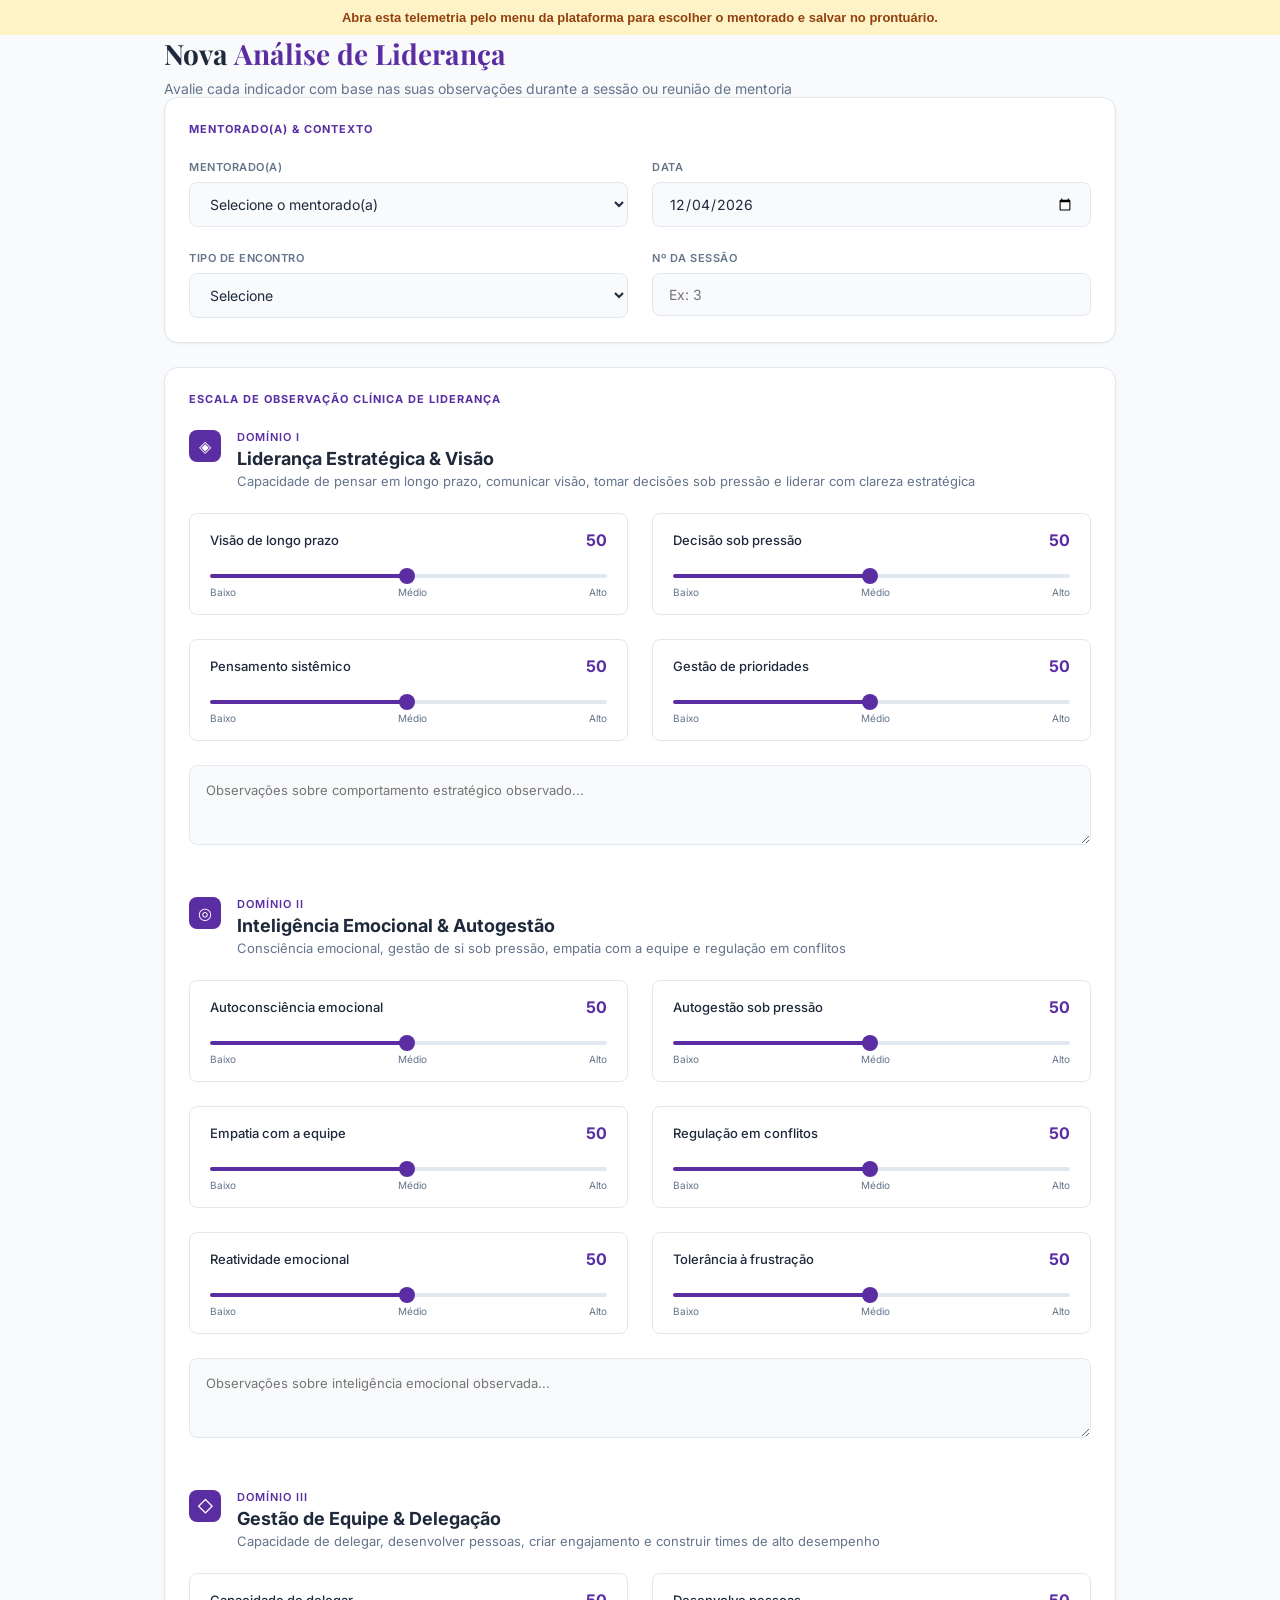
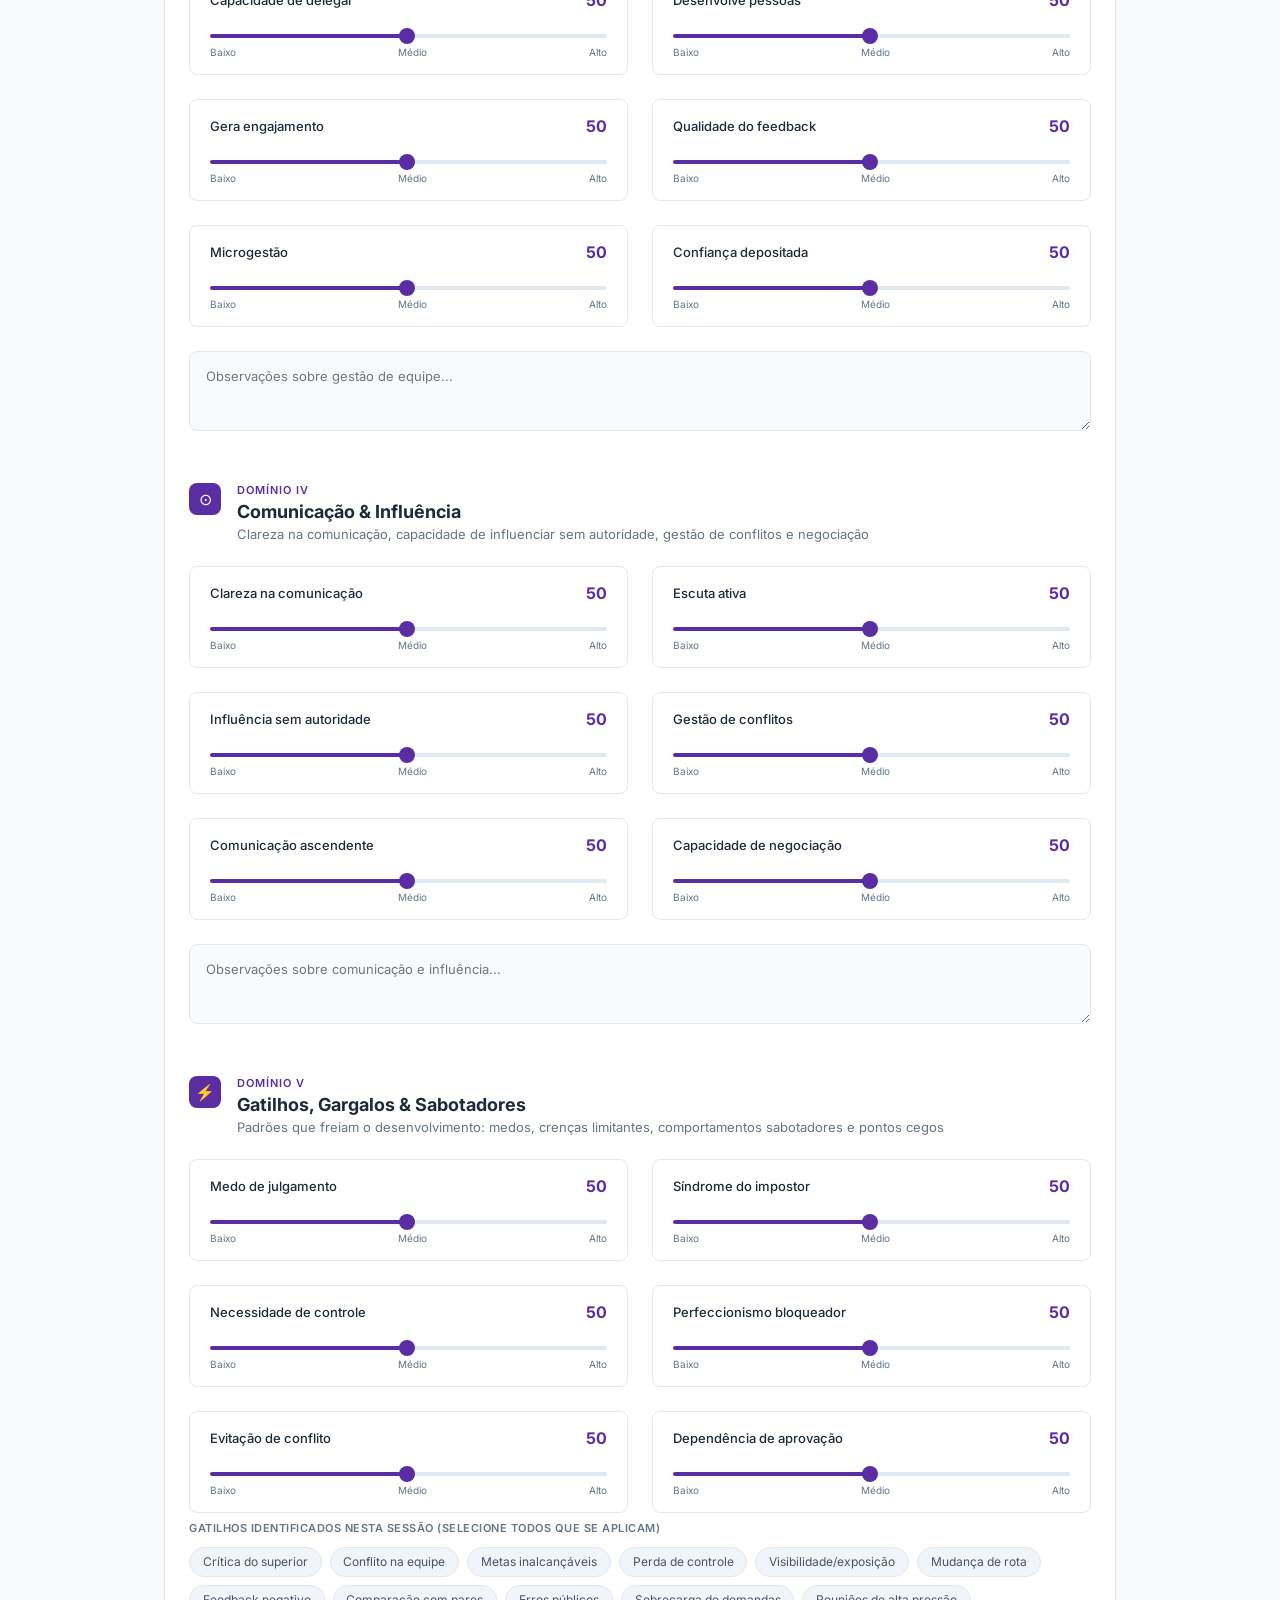
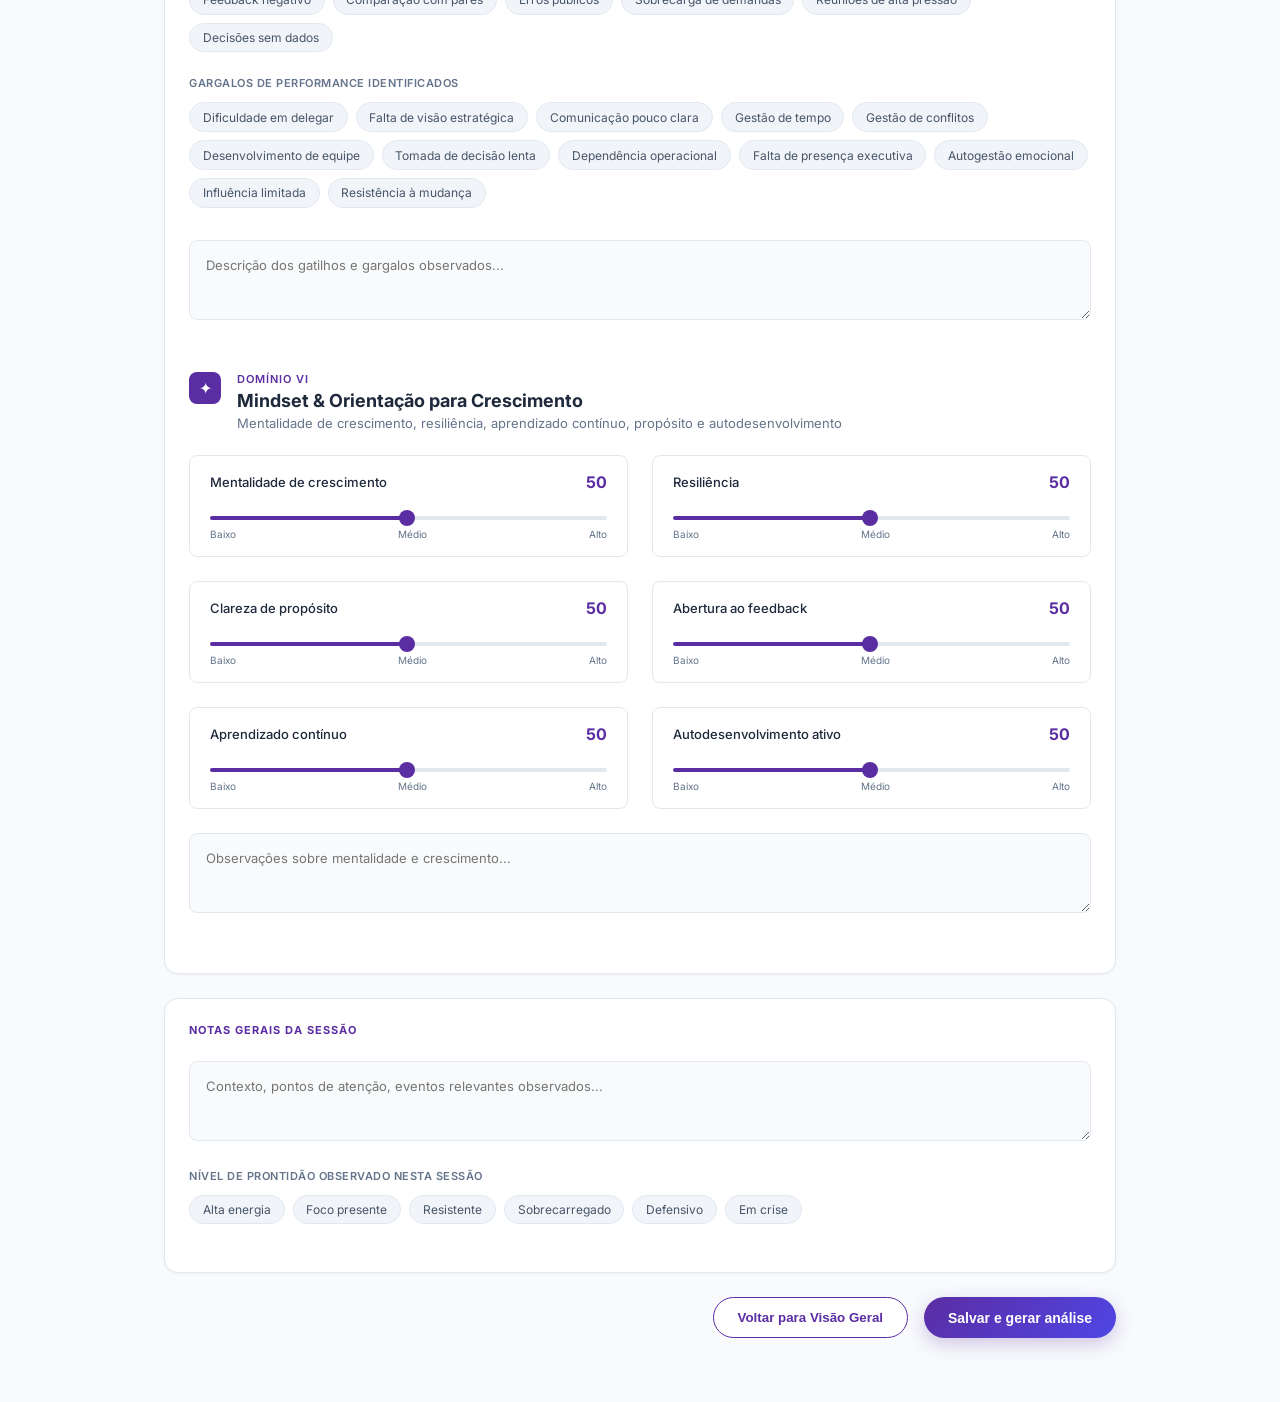
<file: telemetria_lideranca.html>
<!DOCTYPE html>
<html lang="pt-BR">
<head>
    <meta charset="UTF-8"><meta name="viewport" content="width=device-width, initial-scale=1.0">
    <title>Nova Análise de Liderança</title>
    <link href="https://fonts.googleapis.com/css2?family=Inter:wght@400;500;600;700&family=Playfair+Display:wght@600;700&display=swap" rel="stylesheet">
    <style>
        *, *::before, *::after { box-sizing: border-box; margin: 0; padding: 0; }
        :root { 
            --purple: #5B2DA3; 
            --blue: #3b82f6; 
            --cyan: #06b6d4;
            --indigo: #6366f1;
            --green: #10b981;
            --orange: #f59e0b;
            --red: #ef4444;
            --text: #1e293b; 
            --text-muted: #64748B; 
            --bg: #F8FAFC; 
            --card: #ffffff; 
            --border: #e2e8f0; 
            --pill-bg: #f1f5f9;
            --pill-text: #475569;
        }
        body { font-family: 'Inter', sans-serif; background: var(--bg); color: var(--text); min-height: 100vh; padding-bottom: 4rem; }
        
        .header { padding: 2rem 0; margin-bottom: 1rem; }
        .header h1 { font-family: 'Playfair Display', serif; font-size: 28px; margin-bottom: 0.5rem; color: var(--text); font-style: italic; }
        .header h1 span { color: var(--cyan); }
        .header p { color: var(--text-muted); font-size: 14px; }
        
        .container { max-width: 1000px; margin: 0 auto; padding: 0 1.5rem; }
        
        .card-box {
            background: var(--card);
            border: 1px solid var(--border);
            border-radius: 12px;
            padding: 1.5rem;
            margin-bottom: 1.5rem;
            box-shadow: 0 1px 3px rgba(0,0,0,0.05);
        }

        .section-header {
            font-size: 11px;
            font-weight: 700;
            text-transform: uppercase;
            letter-spacing: 1px;
            color: var(--text-muted);
            margin-bottom: 1.5rem;
        }

        .form-row {
            display: grid;
            grid-template-columns: 1fr 1fr;
            gap: 1.5rem;
            margin-bottom: 1.5rem;
        }
        .fld { display: flex; flex-direction: column; gap: 0.5rem; }
        .flbl { font-size: 11px; font-weight: 600; color: var(--text-muted); text-transform: uppercase; letter-spacing: 0.5px; }
        .finp, .fsel { 
            background: var(--bg); border: 1px solid var(--border); border-radius: 8px; 
            padding: 0.75rem 1rem; color: var(--text); font-family: inherit; font-size: 14px; outline: none;
        }
        .finp:focus, .fsel:focus { border-color: var(--cyan); }

        .domain-header { display: flex; gap: 1rem; margin-bottom: 1.5rem; margin-top: 1rem; }
        .domain-icon { width: 32px; height: 32px; border-radius: 8px; display: flex; align-items: center; justify-content: center; font-size: 16px; color: white; flex-shrink: 0; }
        .domain-info h3 { font-size: 11px; text-transform: uppercase; letter-spacing: 1px; color: var(--text-muted); margin-bottom: 0.25rem; font-weight: 600; }
        .domain-info h2 { font-size: 18px; font-weight: 700; color: var(--text); margin-bottom: 0.25rem; }
        .domain-info p { font-size: 13px; color: var(--text-muted); }

        .sliders-grid { display: grid; grid-template-columns: 1fr 1fr; gap: 1.5rem; margin-bottom: 1.5rem; }
        .slider-wrap { background: var(--card); border: 1px solid var(--border); border-radius: 8px; padding: 1rem 1.25rem; }
        .slider-label { display: flex; justify-content: space-between; align-items: center; margin-bottom: 0.75rem; }
        .slider-name { font-size: 13px; font-weight: 500; color: var(--text); }
        .slider-value { font-size: 16px; font-weight: 700; color: var(--cyan); }
        input[type=range] { width: 100%; -webkit-appearance: none; height: 4px; border-radius: 2px; outline: none; cursor: pointer; margin-bottom: 0.5rem; background: #E2E8F0; }
        input[type=range]::-webkit-slider-thumb { -webkit-appearance: none; width: 16px; height: 16px; border-radius: 50%; background: var(--cyan); cursor: pointer; border: none; }
        .scale-labels { display: flex; justify-content: space-between; font-size: 10px; color: var(--text-muted); }

        .od-obs {
            width: 100%; background: var(--bg); border: 1px solid var(--border); border-radius: 8px;
            padding: 1rem; color: var(--text); font-family: inherit; font-size: 13px; min-height: 80px;
            resize: vertical; outline: none; margin-bottom: 2rem;
        }
        .od-obs:focus { border-color: var(--cyan); }

        .pills-container { display: flex; flex-wrap: wrap; gap: 0.5rem; margin-bottom: 1.5rem; }
        .pill {
            background: var(--pill-bg); color: var(--pill-text); border: 1px solid var(--border);
            padding: 0.4rem 0.8rem; border-radius: 100px; font-size: 12px; cursor: pointer; transition: all 0.2s; user-select: none;
        }
        .pill.active { background: var(--cyan); color: white; border-color: var(--cyan); }
        .pill.active.mood-pill { border-color: var(--green); color: var(--green); background: rgba(16,185,129,0.1); }

        .footer-actions { display: flex; justify-content: flex-end; gap: 1rem; margin-top: 1rem; }
        .btn-cancel { background: transparent; border: 1px solid var(--border); color: var(--text); padding: 0.75rem 1.5rem; border-radius: 8px; cursor: pointer; font-weight: 600; }
        .btn-analisar { background: #38bdf8; color: white; border: none; border-radius: 8px; padding: 0.75rem 1.5rem; font-size: 14px; font-weight: 600; cursor: pointer; transition: all 0.3s; display: flex; align-items: center; gap: 8px; }
        .btn-analisar:hover { background: #0284c7; }
        .btn-analisar:disabled { opacity: 0.6; cursor: not-allowed; }
        
        .resultado-box { display: none; background: #f0fdfa; border: 1px solid #ccfbf1; border-radius: 8px; padding: 1.5rem; margin-top: 2rem; line-height: 1.6; font-size: 14px; color: #0f766e; }
    </style>
</head>
<body>
    <div class="header container">
        <h1>Nova <span>Análise de Liderança</span></h1>
        <p>Avalie cada indicador com base nas suas observações durante a sessão ou reunião de mentoria</p>
    </div>

    <div class="container">
        
        <!-- CONTEXTO -->
        <div class="card-box">
            <div class="section-header">MENTORADO(A) & CONTEXTO</div>
            <div class="form-row">
                <div class="fld">
                    <label class="flbl">MENTORADO(A)</label>
                    <select class="fsel" id="sel-mentorado">
                        <option value="">Selecione o mentorado(a)</option>
                    </select>
                </div>
                <div class="fld">
                    <label class="flbl">DATA</label>
                    <input class="finp" type="date" id="inp-data">
                </div>
            </div>
            <div class="form-row" style="margin-bottom:0;">
                <div class="fld">
                    <label class="flbl">TIPO DE ENCONTRO</label>
                    <select class="fsel" id="sel-encontro">
                        <option value="">Selecione</option>
                        <option>Sessão Individual</option>
                        <option>Sessão em Grupo</option>
                        <option>Reunião de Feedback</option>
                    </select>
                </div>
                <div class="fld">
                    <label class="flbl">Nº DA SESSÃO</label>
                    <input class="finp" type="text" placeholder="Ex: 3" id="inp-sessao">
                </div>
            </div>
        </div>

        <!-- DOMÍNIOS -->
        <div class="card-box">
            <div class="section-header">ESCALA DE OBSERVAÇÃO CLÍNICA DE LIDERANÇA</div>

            
            <div class="domain-block">
                <div class="domain-header">
                    <div class="domain-icon" style="background:var(--cyan);">◈</div>
                    <div class="domain-info">
                        <h3>DOMÍNIO I</h3>
                        <h2>Liderança Estratégica & Visão</h2>
                        <p>Capacidade de pensar em longo prazo, comunicar visão, tomar decisões sob pressão e liderar com clareza estratégica</p>
                    </div>
                </div>
                <div class="sliders-grid">
                    <div class="slider-wrap">
                        <div class="slider-label">
                            <span class="slider-name">Visão de longo prazo</span>
                            <span class="slider-value" id="val-d1_visao" style="color:var(--cyan);">50</span>
                        </div>
                        <input type="range" min="1" max="100" value="50" id="d1_visao" data-color="var(--cyan)" oninput="updateSlider('d1_visao', this.value, 'var(--cyan)')">
                        <div class="scale-labels"><span>Baixo</span><span>Médio</span><span>Alto</span></div>
                    </div>
                    <div class="slider-wrap">
                        <div class="slider-label">
                            <span class="slider-name">Decisão sob pressão</span>
                            <span class="slider-value" id="val-d1_decisao" style="color:var(--cyan);">50</span>
                        </div>
                        <input type="range" min="1" max="100" value="50" id="d1_decisao" data-color="var(--cyan)" oninput="updateSlider('d1_decisao', this.value, 'var(--cyan)')">
                        <div class="scale-labels"><span>Baixo</span><span>Médio</span><span>Alto</span></div>
                    </div>
                    <div class="slider-wrap">
                        <div class="slider-label">
                            <span class="slider-name">Pensamento sistêmico</span>
                            <span class="slider-value" id="val-d1_pensamento" style="color:var(--cyan);">50</span>
                        </div>
                        <input type="range" min="1" max="100" value="50" id="d1_pensamento" data-color="var(--cyan)" oninput="updateSlider('d1_pensamento', this.value, 'var(--cyan)')">
                        <div class="scale-labels"><span>Baixo</span><span>Médio</span><span>Alto</span></div>
                    </div>
                    <div class="slider-wrap">
                        <div class="slider-label">
                            <span class="slider-name">Gestão de prioridades</span>
                            <span class="slider-value" id="val-d1_prioridades" style="color:var(--cyan);">50</span>
                        </div>
                        <input type="range" min="1" max="100" value="50" id="d1_prioridades" data-color="var(--cyan)" oninput="updateSlider('d1_prioridades', this.value, 'var(--cyan)')">
                        <div class="scale-labels"><span>Baixo</span><span>Médio</span><span>Alto</span></div>
                    </div>
                </div>
                <textarea class="od-obs" placeholder="Observações sobre comportamento estratégico observado..."></textarea>
            </div>

            <div class="domain-block">
                <div class="domain-header">
                    <div class="domain-icon" style="background:var(--indigo);">◎</div>
                    <div class="domain-info">
                        <h3>DOMÍNIO II</h3>
                        <h2>Inteligência Emocional & Autogestão</h2>
                        <p>Consciência emocional, gestão de si sob pressão, empatia com a equipe e regulação em conflitos</p>
                    </div>
                </div>
                <div class="sliders-grid">
                    <div class="slider-wrap">
                        <div class="slider-label">
                            <span class="slider-name">Autoconsciência emocional</span>
                            <span class="slider-value" id="val-d2_auto" style="color:var(--indigo);">50</span>
                        </div>
                        <input type="range" min="1" max="100" value="50" id="d2_auto" data-color="var(--indigo)" oninput="updateSlider('d2_auto', this.value, 'var(--indigo)')">
                        <div class="scale-labels"><span>Baixo</span><span>Médio</span><span>Alto</span></div>
                    </div>
                    <div class="slider-wrap">
                        <div class="slider-label">
                            <span class="slider-name">Autogestão sob pressão</span>
                            <span class="slider-value" id="val-d2_gestao" style="color:var(--indigo);">50</span>
                        </div>
                        <input type="range" min="1" max="100" value="50" id="d2_gestao" data-color="var(--indigo)" oninput="updateSlider('d2_gestao', this.value, 'var(--indigo)')">
                        <div class="scale-labels"><span>Baixo</span><span>Médio</span><span>Alto</span></div>
                    </div>
                    <div class="slider-wrap">
                        <div class="slider-label">
                            <span class="slider-name">Empatia com a equipe</span>
                            <span class="slider-value" id="val-d2_empatia" style="color:var(--indigo);">50</span>
                        </div>
                        <input type="range" min="1" max="100" value="50" id="d2_empatia" data-color="var(--indigo)" oninput="updateSlider('d2_empatia', this.value, 'var(--indigo)')">
                        <div class="scale-labels"><span>Baixo</span><span>Médio</span><span>Alto</span></div>
                    </div>
                    <div class="slider-wrap">
                        <div class="slider-label">
                            <span class="slider-name">Regulação em conflitos</span>
                            <span class="slider-value" id="val-d2_reg" style="color:var(--indigo);">50</span>
                        </div>
                        <input type="range" min="1" max="100" value="50" id="d2_reg" data-color="var(--indigo)" oninput="updateSlider('d2_reg', this.value, 'var(--indigo)')">
                        <div class="scale-labels"><span>Baixo</span><span>Médio</span><span>Alto</span></div>
                    </div>
                    <div class="slider-wrap">
                        <div class="slider-label">
                            <span class="slider-name">Reatividade emocional</span>
                            <span class="slider-value" id="val-d2_reat" style="color:var(--indigo);">50</span>
                        </div>
                        <input type="range" min="1" max="100" value="50" id="d2_reat" data-color="var(--indigo)" oninput="updateSlider('d2_reat', this.value, 'var(--indigo)')">
                        <div class="scale-labels"><span>Baixo</span><span>Médio</span><span>Alto</span></div>
                    </div>
                    <div class="slider-wrap">
                        <div class="slider-label">
                            <span class="slider-name">Tolerância à frustração</span>
                            <span class="slider-value" id="val-d2_tol" style="color:var(--indigo);">50</span>
                        </div>
                        <input type="range" min="1" max="100" value="50" id="d2_tol" data-color="var(--indigo)" oninput="updateSlider('d2_tol', this.value, 'var(--indigo)')">
                        <div class="scale-labels"><span>Baixo</span><span>Médio</span><span>Alto</span></div>
                    </div>
                </div>
                <textarea class="od-obs" placeholder="Observações sobre inteligência emocional observada..."></textarea>
            </div>

            <div class="domain-block">
                <div class="domain-header">
                    <div class="domain-icon" style="background:var(--green);">◇</div>
                    <div class="domain-info">
                        <h3>DOMÍNIO III</h3>
                        <h2>Gestão de Equipe & Delegação</h2>
                        <p>Capacidade de delegar, desenvolver pessoas, criar engajamento e construir times de alto desempenho</p>
                    </div>
                </div>
                <div class="sliders-grid">
                    <div class="slider-wrap">
                        <div class="slider-label">
                            <span class="slider-name">Capacidade de delegar</span>
                            <span class="slider-value" id="val-d3_del" style="color:var(--green);">50</span>
                        </div>
                        <input type="range" min="1" max="100" value="50" id="d3_del" data-color="var(--green)" oninput="updateSlider('d3_del', this.value, 'var(--green)')">
                        <div class="scale-labels"><span>Baixo</span><span>Médio</span><span>Alto</span></div>
                    </div>
                    <div class="slider-wrap">
                        <div class="slider-label">
                            <span class="slider-name">Desenvolve pessoas</span>
                            <span class="slider-value" id="val-d3_des" style="color:var(--green);">50</span>
                        </div>
                        <input type="range" min="1" max="100" value="50" id="d3_des" data-color="var(--green)" oninput="updateSlider('d3_des', this.value, 'var(--green)')">
                        <div class="scale-labels"><span>Baixo</span><span>Médio</span><span>Alto</span></div>
                    </div>
                    <div class="slider-wrap">
                        <div class="slider-label">
                            <span class="slider-name">Gera engajamento</span>
                            <span class="slider-value" id="val-d3_eng" style="color:var(--green);">50</span>
                        </div>
                        <input type="range" min="1" max="100" value="50" id="d3_eng" data-color="var(--green)" oninput="updateSlider('d3_eng', this.value, 'var(--green)')">
                        <div class="scale-labels"><span>Baixo</span><span>Médio</span><span>Alto</span></div>
                    </div>
                    <div class="slider-wrap">
                        <div class="slider-label">
                            <span class="slider-name">Qualidade do feedback</span>
                            <span class="slider-value" id="val-d3_feed" style="color:var(--green);">50</span>
                        </div>
                        <input type="range" min="1" max="100" value="50" id="d3_feed" data-color="var(--green)" oninput="updateSlider('d3_feed', this.value, 'var(--green)')">
                        <div class="scale-labels"><span>Baixo</span><span>Médio</span><span>Alto</span></div>
                    </div>
                    <div class="slider-wrap">
                        <div class="slider-label">
                            <span class="slider-name">Microgestão</span>
                            <span class="slider-value" id="val-d3_micro" style="color:var(--green);">50</span>
                        </div>
                        <input type="range" min="1" max="100" value="50" id="d3_micro" data-color="var(--green)" oninput="updateSlider('d3_micro', this.value, 'var(--green)')">
                        <div class="scale-labels"><span>Baixo</span><span>Médio</span><span>Alto</span></div>
                    </div>
                    <div class="slider-wrap">
                        <div class="slider-label">
                            <span class="slider-name">Confiança depositada</span>
                            <span class="slider-value" id="val-d3_conf" style="color:var(--green);">50</span>
                        </div>
                        <input type="range" min="1" max="100" value="50" id="d3_conf" data-color="var(--green)" oninput="updateSlider('d3_conf', this.value, 'var(--green)')">
                        <div class="scale-labels"><span>Baixo</span><span>Médio</span><span>Alto</span></div>
                    </div>
                </div>
                <textarea class="od-obs" placeholder="Observações sobre gestão de equipe..."></textarea>
            </div>

            <div class="domain-block">
                <div class="domain-header">
                    <div class="domain-icon" style="background:var(--orange);">⊙</div>
                    <div class="domain-info">
                        <h3>DOMÍNIO IV</h3>
                        <h2>Comunicação & Influência</h2>
                        <p>Clareza na comunicação, capacidade de influenciar sem autoridade, gestão de conflitos e negociação</p>
                    </div>
                </div>
                <div class="sliders-grid">
                    <div class="slider-wrap">
                        <div class="slider-label">
                            <span class="slider-name">Clareza na comunicação</span>
                            <span class="slider-value" id="val-d4_clar" style="color:var(--orange);">50</span>
                        </div>
                        <input type="range" min="1" max="100" value="50" id="d4_clar" data-color="var(--orange)" oninput="updateSlider('d4_clar', this.value, 'var(--orange)')">
                        <div class="scale-labels"><span>Baixo</span><span>Médio</span><span>Alto</span></div>
                    </div>
                    <div class="slider-wrap">
                        <div class="slider-label">
                            <span class="slider-name">Escuta ativa</span>
                            <span class="slider-value" id="val-d4_esc" style="color:var(--orange);">50</span>
                        </div>
                        <input type="range" min="1" max="100" value="50" id="d4_esc" data-color="var(--orange)" oninput="updateSlider('d4_esc', this.value, 'var(--orange)')">
                        <div class="scale-labels"><span>Baixo</span><span>Médio</span><span>Alto</span></div>
                    </div>
                    <div class="slider-wrap">
                        <div class="slider-label">
                            <span class="slider-name">Influência sem autoridade</span>
                            <span class="slider-value" id="val-d4_infl" style="color:var(--orange);">50</span>
                        </div>
                        <input type="range" min="1" max="100" value="50" id="d4_infl" data-color="var(--orange)" oninput="updateSlider('d4_infl', this.value, 'var(--orange)')">
                        <div class="scale-labels"><span>Baixo</span><span>Médio</span><span>Alto</span></div>
                    </div>
                    <div class="slider-wrap">
                        <div class="slider-label">
                            <span class="slider-name">Gestão de conflitos</span>
                            <span class="slider-value" id="val-d4_confl" style="color:var(--orange);">50</span>
                        </div>
                        <input type="range" min="1" max="100" value="50" id="d4_confl" data-color="var(--orange)" oninput="updateSlider('d4_confl', this.value, 'var(--orange)')">
                        <div class="scale-labels"><span>Baixo</span><span>Médio</span><span>Alto</span></div>
                    </div>
                    <div class="slider-wrap">
                        <div class="slider-label">
                            <span class="slider-name">Comunicação ascendente</span>
                            <span class="slider-value" id="val-d4_asc" style="color:var(--orange);">50</span>
                        </div>
                        <input type="range" min="1" max="100" value="50" id="d4_asc" data-color="var(--orange)" oninput="updateSlider('d4_asc', this.value, 'var(--orange)')">
                        <div class="scale-labels"><span>Baixo</span><span>Médio</span><span>Alto</span></div>
                    </div>
                    <div class="slider-wrap">
                        <div class="slider-label">
                            <span class="slider-name">Capacidade de negociação</span>
                            <span class="slider-value" id="val-d4_neg" style="color:var(--orange);">50</span>
                        </div>
                        <input type="range" min="1" max="100" value="50" id="d4_neg" data-color="var(--orange)" oninput="updateSlider('d4_neg', this.value, 'var(--orange)')">
                        <div class="scale-labels"><span>Baixo</span><span>Médio</span><span>Alto</span></div>
                    </div>
                </div>
                <textarea class="od-obs" placeholder="Observações sobre comunicação e influência..."></textarea>
            </div>

            <div class="domain-block">
                <div class="domain-header">
                    <div class="domain-icon" style="background:var(--red);">⚡</div>
                    <div class="domain-info">
                        <h3>DOMÍNIO V</h3>
                        <h2>Gatilhos, Gargalos & Sabotadores</h2>
                        <p>Padrões que freiam o desenvolvimento: medos, crenças limitantes, comportamentos sabotadores e pontos cegos</p>
                    </div>
                </div>
                <div class="sliders-grid">
                    <div class="slider-wrap">
                        <div class="slider-label">
                            <span class="slider-name">Medo de julgamento</span>
                            <span class="slider-value" id="val-d5_julg" style="color:var(--red);">50</span>
                        </div>
                        <input type="range" min="1" max="100" value="50" id="d5_julg" data-color="var(--red)" oninput="updateSlider('d5_julg', this.value, 'var(--red)')">
                        <div class="scale-labels"><span>Baixo</span><span>Médio</span><span>Alto</span></div>
                    </div>
                    <div class="slider-wrap">
                        <div class="slider-label">
                            <span class="slider-name">Síndrome do impostor</span>
                            <span class="slider-value" id="val-d5_imp" style="color:var(--red);">50</span>
                        </div>
                        <input type="range" min="1" max="100" value="50" id="d5_imp" data-color="var(--red)" oninput="updateSlider('d5_imp', this.value, 'var(--red)')">
                        <div class="scale-labels"><span>Baixo</span><span>Médio</span><span>Alto</span></div>
                    </div>
                    <div class="slider-wrap">
                        <div class="slider-label">
                            <span class="slider-name">Necessidade de controle</span>
                            <span class="slider-value" id="val-d5_cont" style="color:var(--red);">50</span>
                        </div>
                        <input type="range" min="1" max="100" value="50" id="d5_cont" data-color="var(--red)" oninput="updateSlider('d5_cont', this.value, 'var(--red)')">
                        <div class="scale-labels"><span>Baixo</span><span>Médio</span><span>Alto</span></div>
                    </div>
                    <div class="slider-wrap">
                        <div class="slider-label">
                            <span class="slider-name">Perfeccionismo bloqueador</span>
                            <span class="slider-value" id="val-d5_perf" style="color:var(--red);">50</span>
                        </div>
                        <input type="range" min="1" max="100" value="50" id="d5_perf" data-color="var(--red)" oninput="updateSlider('d5_perf', this.value, 'var(--red)')">
                        <div class="scale-labels"><span>Baixo</span><span>Médio</span><span>Alto</span></div>
                    </div>
                    <div class="slider-wrap">
                        <div class="slider-label">
                            <span class="slider-name">Evitação de conflito</span>
                            <span class="slider-value" id="val-d5_evit" style="color:var(--red);">50</span>
                        </div>
                        <input type="range" min="1" max="100" value="50" id="d5_evit" data-color="var(--red)" oninput="updateSlider('d5_evit', this.value, 'var(--red)')">
                        <div class="scale-labels"><span>Baixo</span><span>Médio</span><span>Alto</span></div>
                    </div>
                    <div class="slider-wrap">
                        <div class="slider-label">
                            <span class="slider-name">Dependência de aprovação</span>
                            <span class="slider-value" id="val-d5_aprov" style="color:var(--red);">50</span>
                        </div>
                        <input type="range" min="1" max="100" value="50" id="d5_aprov" data-color="var(--red)" oninput="updateSlider('d5_aprov', this.value, 'var(--red)')">
                        <div class="scale-labels"><span>Baixo</span><span>Médio</span><span>Alto</span></div>
                    </div>
                </div>
            </div>

            <div style="margin-bottom:2rem; margin-top:-1rem;">
                <div class="flbl" style="margin-bottom:0.75rem;">GATILHOS IDENTIFICADOS NESTA SESSÃO (SELECIONE TODOS QUE SE APLICAM)</div>
                <div class="pills-container" id="gatilhos">
                    <div class="pill">Crítica do superior</div><div class="pill">Conflito na equipe</div><div class="pill">Metas inalcançáveis</div><div class="pill">Perda de controle</div><div class="pill">Visibilidade/exposição</div><div class="pill">Mudança de rota</div><div class="pill">Feedback negativo</div><div class="pill">Comparação com pares</div><div class="pill">Erros públicos</div><div class="pill">Sobrecarga de demandas</div><div class="pill">Reuniões de alta pressão</div><div class="pill">Decisões sem dados</div>
                </div>
                <div class="flbl" style="margin-bottom:0.75rem; margin-top:1.5rem;">GARGALOS DE PERFORMANCE IDENTIFICADOS</div>
                <div class="pills-container" id="gargalos">
                    <div class="pill">Dificuldade em delegar</div><div class="pill">Falta de visão estratégica</div><div class="pill">Comunicação pouco clara</div><div class="pill">Gestão de tempo</div><div class="pill">Gestão de conflitos</div><div class="pill">Desenvolvimento de equipe</div><div class="pill">Tomada de decisão lenta</div><div class="pill">Dependência operacional</div><div class="pill">Falta de presença executiva</div><div class="pill">Autogestão emocional</div><div class="pill">Influência limitada</div><div class="pill">Resistência à mudança</div>
                </div>
            </div>
            <textarea class="od-obs" placeholder="Descrição dos gatilhos e gargalos observados..."></textarea>

            <div class="domain-block">
                <div class="domain-header">
                    <div class="domain-icon" style="background:#10b981;">✦</div>
                    <div class="domain-info">
                        <h3>DOMÍNIO VI</h3>
                        <h2>Mindset & Orientação para Crescimento</h2>
                        <p>Mentalidade de crescimento, resiliência, aprendizado contínuo, propósito e autodesenvolvimento</p>
                    </div>
                </div>
                <div class="sliders-grid">
                    <div class="slider-wrap">
                        <div class="slider-label">
                            <span class="slider-name">Mentalidade de crescimento</span>
                            <span class="slider-value" id="val-d6_mindset" style="color:#10b981;">50</span>
                        </div>
                        <input type="range" min="1" max="100" value="50" id="d6_mindset" data-color="#10b981" oninput="updateSlider('d6_mindset', this.value, '#10b981')">
                        <div class="scale-labels"><span>Baixo</span><span>Médio</span><span>Alto</span></div>
                    </div>
                    <div class="slider-wrap">
                        <div class="slider-label">
                            <span class="slider-name">Resiliência</span>
                            <span class="slider-value" id="val-d6_resil" style="color:#10b981;">50</span>
                        </div>
                        <input type="range" min="1" max="100" value="50" id="d6_resil" data-color="#10b981" oninput="updateSlider('d6_resil', this.value, '#10b981')">
                        <div class="scale-labels"><span>Baixo</span><span>Médio</span><span>Alto</span></div>
                    </div>
                    <div class="slider-wrap">
                        <div class="slider-label">
                            <span class="slider-name">Clareza de propósito</span>
                            <span class="slider-value" id="val-d6_prop" style="color:#10b981;">50</span>
                        </div>
                        <input type="range" min="1" max="100" value="50" id="d6_prop" data-color="#10b981" oninput="updateSlider('d6_prop', this.value, '#10b981')">
                        <div class="scale-labels"><span>Baixo</span><span>Médio</span><span>Alto</span></div>
                    </div>
                    <div class="slider-wrap">
                        <div class="slider-label">
                            <span class="slider-name">Abertura ao feedback</span>
                            <span class="slider-value" id="val-d6_feed" style="color:#10b981;">50</span>
                        </div>
                        <input type="range" min="1" max="100" value="50" id="d6_feed" data-color="#10b981" oninput="updateSlider('d6_feed', this.value, '#10b981')">
                        <div class="scale-labels"><span>Baixo</span><span>Médio</span><span>Alto</span></div>
                    </div>
                    <div class="slider-wrap">
                        <div class="slider-label">
                            <span class="slider-name">Aprendizado contínuo</span>
                            <span class="slider-value" id="val-d6_aprend" style="color:#10b981;">50</span>
                        </div>
                        <input type="range" min="1" max="100" value="50" id="d6_aprend" data-color="#10b981" oninput="updateSlider('d6_aprend', this.value, '#10b981')">
                        <div class="scale-labels"><span>Baixo</span><span>Médio</span><span>Alto</span></div>
                    </div>
                    <div class="slider-wrap">
                        <div class="slider-label">
                            <span class="slider-name">Autodesenvolvimento ativo</span>
                            <span class="slider-value" id="val-d6_auto" style="color:#10b981;">50</span>
                        </div>
                        <input type="range" min="1" max="100" value="50" id="d6_auto" data-color="#10b981" oninput="updateSlider('d6_auto', this.value, '#10b981')">
                        <div class="scale-labels"><span>Baixo</span><span>Médio</span><span>Alto</span></div>
                    </div>
                </div>
                <textarea class="od-obs" placeholder="Observações sobre mentalidade e crescimento..."></textarea>
            </div>


        </div>

        <!-- NOTAS FINAIS -->
        <div class="card-box">
            <div class="section-header">NOTAS GERAIS DA SESSÃO</div>
            <textarea class="od-obs" id="notas-gerais" placeholder="Contexto, pontos de atenção, eventos relevantes observados..." style="margin-bottom:1.5rem;"></textarea>
            
            <div class="flbl" style="margin-bottom:0.75rem;">NÍVEL DE PRONTIDÃO OBSERVADO NESTA SESSÃO</div>
            <div class="pills-container" id="prontidao">
                <div class="pill mood-btn">Alta energia</div>
                <div class="pill mood-btn">Foco presente</div>
                <div class="pill mood-btn">Resistente</div>
                <div class="pill mood-btn">Sobrecarregado</div>
                <div class="pill mood-btn">Defensivo</div>
                <div class="pill mood-btn">Em crise</div>
            </div>
        </div>

        <div class="footer-actions">
            <button class="btn-cancel" onclick="MentoraPonte.voltar()">Voltar para Visão Geral</button>
            <button class="btn-analisar" id="btn-analisar" onclick="salvarEAnalisar()">Salvar e gerar análise</button>
        </div>

        <div class="resultado-box" id="resultado">
            <div style="font-weight:700; margin-bottom:1rem; font-size:16px;">📊 Análise da Liderança (Agente Mentóra) Salva</div>
            <div id="resultado-texto" style="white-space: pre-line;"></div>
        </div>

    </div>

    <script>
        const EDGE_URL = 'https://duhaqygpyamjelwxylmn.supabase.co/functions/v1/proxy-ia';
        
        document.getElementById('inp-data').valueAsDate = new Date();

        function updateSlider(id, value, color) { 
            const valEl = document.getElementById('val-'+id);
            if(valEl) { valEl.textContent = value; valEl.style.color = color; }
            const s = document.getElementById(id); 
            if(s) {
                const pct = value; 
                s.style.background = `linear-gradient(to right, ${color} 0%, ${color} ${pct}%, #E2E8F0 ${pct}%, #E2E8F0 100%)`; 
                // Color dynamically applied to thumb via CSS variables or inline isn't perfectly supported in all browsers for webkit pseudo elements, 
                // but the track will show the color properly.
            }
        }

        // Normal pills toggle
        document.querySelectorAll('.pill:not(.mood-btn)').forEach(p => {
            p.addEventListener('click', () => p.classList.toggle('active'));
        });

        // Mood pills act as radio buttons
        document.querySelectorAll('.mood-btn').forEach(p => {
            p.addEventListener('click', () => {
                document.querySelectorAll('.mood-btn').forEach(m => m.classList.remove('active', 'mood-pill'));
                p.classList.add('active', 'mood-pill');
            });
        });

        function getValuesStr() { 
            let data = [];
            data.push("Contexto:");
            data.push(`- Mentorado(a): ${document.getElementById('sel-mentorado').value || 'Não informado'}`);
            data.push(`- Tipo: ${document.getElementById('sel-encontro').value || 'Não informado'}`);
            data.push(`- Sessão: ${document.getElementById('inp-sessao').value || 'N/A'}`);
            
            document.querySelectorAll('.domain-block').forEach(dom => {
                let title = dom.querySelector('h2').textContent;
                data.push("\n## " + title);
                dom.querySelectorAll('.slider-wrap').forEach(sw => {
                    let name = sw.querySelector('.slider-name').textContent;
                    let val = sw.querySelector('input').value;
                    data.push(`- ${name}: ${val}/100`);
                });
                let obs = dom.querySelector('textarea');
                if(obs && obs.value.trim()) {
                    data.push(`- Observação: ${obs.value.trim()}`);
                }
            });

            let gatilhos = Array.from(document.querySelectorAll('#gatilhos .pill.active')).map(p => p.textContent);
            if(gatilhos.length > 0) data.push("\n## Gatilhos Identificados: " + gatilhos.join(', '));

            let gargalos = Array.from(document.querySelectorAll('#gargalos .pill.active')).map(p => p.textContent);
            if(gargalos.length > 0) data.push("## Gargalos de Performance: " + gargalos.join(', '));

            let geral = document.getElementById('notas-gerais').value;
            if(geral.trim()) data.push("\n## Notas Gerais: " + geral.trim());

            let humor = document.querySelector('.mood-btn.active');
            if(humor) data.push("## Nível de Prontidão: " + humor.textContent);

            return data.join('\n');
        }

        async function salvarEAnalisar() {
            const btn=document.getElementById('btn-analisar'), resultBox=document.getElementById('resultado'), resultText=document.getElementById('resultado-texto');
            btn.disabled=true; btn.textContent='Salvando...';
            
            const indStr = getValuesStr();
            const prompt = ''; // a análise com o Agente Mentóra é feita na Visão Geral (os textos de instrução ficam no servidor);
            
            await MentoraPonte.analisarESalvar({
                tipo: 'lideranca', titulo: 'LeaderMap — Liderança', indStr, prompt,
                btn, resultBox, resultText, textoBotao: '🌐 Salvar & Gerar Análise com Agente Mentóra'
            });
        }

        // Init ranges
        document.querySelectorAll('input[type=range]').forEach(s => {
            updateSlider(s.id, s.value, s.dataset.color);
        });
        
        // Load mentees if function exists from main page
        if(typeof getMentees === 'function') {
            const ms = getMentees();
            const sel = document.getElementById('sel-mentorado');
            ms.forEach(m => {
                { const o = document.createElement('option'); o.value = m.id; o.textContent = m.nome || 'Mentorado'; sel.appendChild(o); }
            });
        }
    </script>
    <script src="telemetria_ponte.js?v=20261003b"></script>

<style id="tele-pdf-estilo">
.btn-pdf-tele { background:#fff; color:#5B2DA3; border:1.5px solid #5B2DA3; border-radius:8px; padding:0.75rem 1.25rem; font-size:14px; font-weight:600; cursor:pointer; }
.btn-pdf-tele:hover { background:#F5F3FF; }
@media print {
  .footer-actions, button, .btn-pdf-tele { display:none !important; }
  body { background:#fff !important; }
  .resultado-box:empty { display:none !important; }
  * { -webkit-print-color-adjust:exact; print-color-adjust:exact; }
}
</style>
<script>
// Baixar PDF da telemetria: abre a impressão do navegador (escolha "Salvar como PDF")
function baixarPDFTelemetria() {
  var tituloOrig = document.title;
  var d = new Date();
  var sel = document.querySelector('select');
  var nome = sel && sel.options[sel.selectedIndex] ? sel.options[sel.selectedIndex].text : '';
  document.title = 'Mentora - ' + tituloOrig + (nome && !/selecion/i.test(nome) ? ' - ' + nome : '') + ' - ' + d.toLocaleDateString('pt-BR').replace(/\//g, '-');
  var res = document.getElementById('resultado');
  var estavaOculto = res && getComputedStyle(res).display === 'none' && (document.getElementById('resultado-texto') || {}).textContent;
  if (estavaOculto) res.style.display = 'block';
  setTimeout(function () { window.print(); document.title = tituloOrig; }, 100);
}
</script>
</body>
</html>
</file>
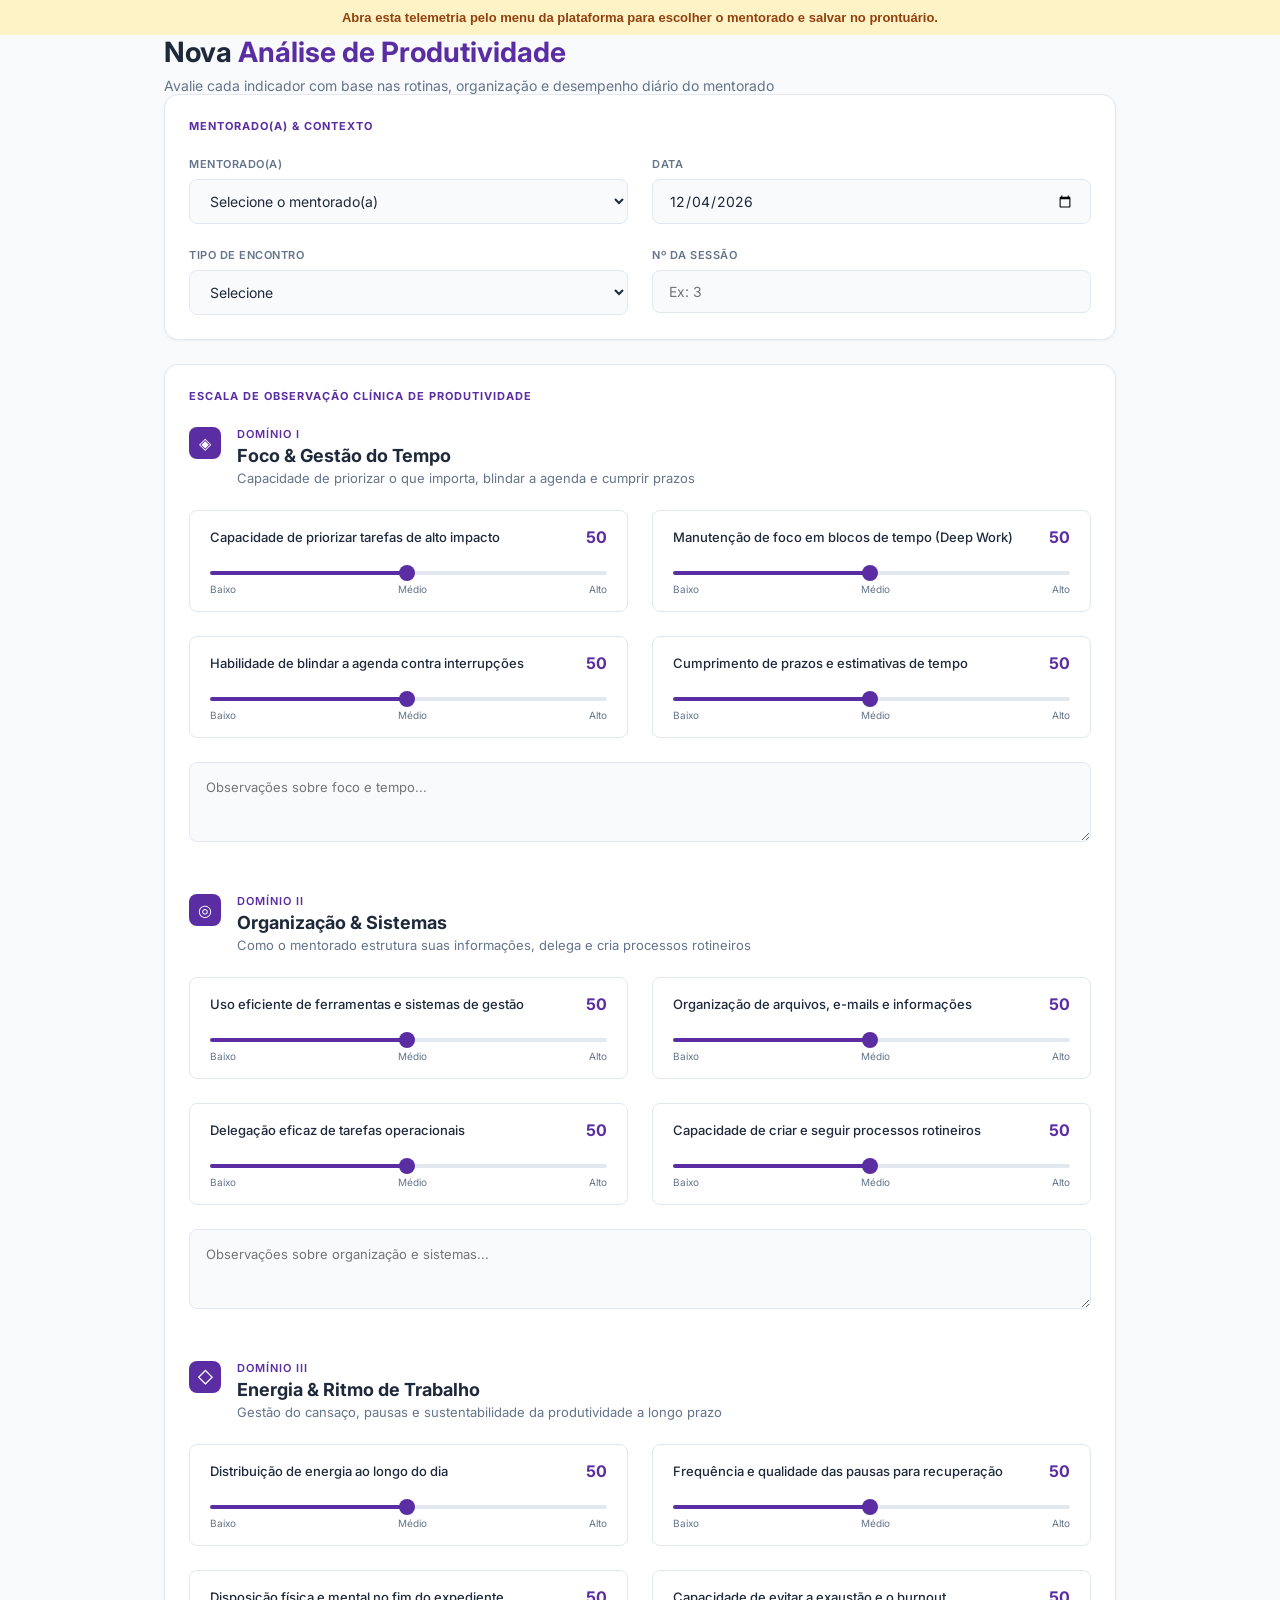
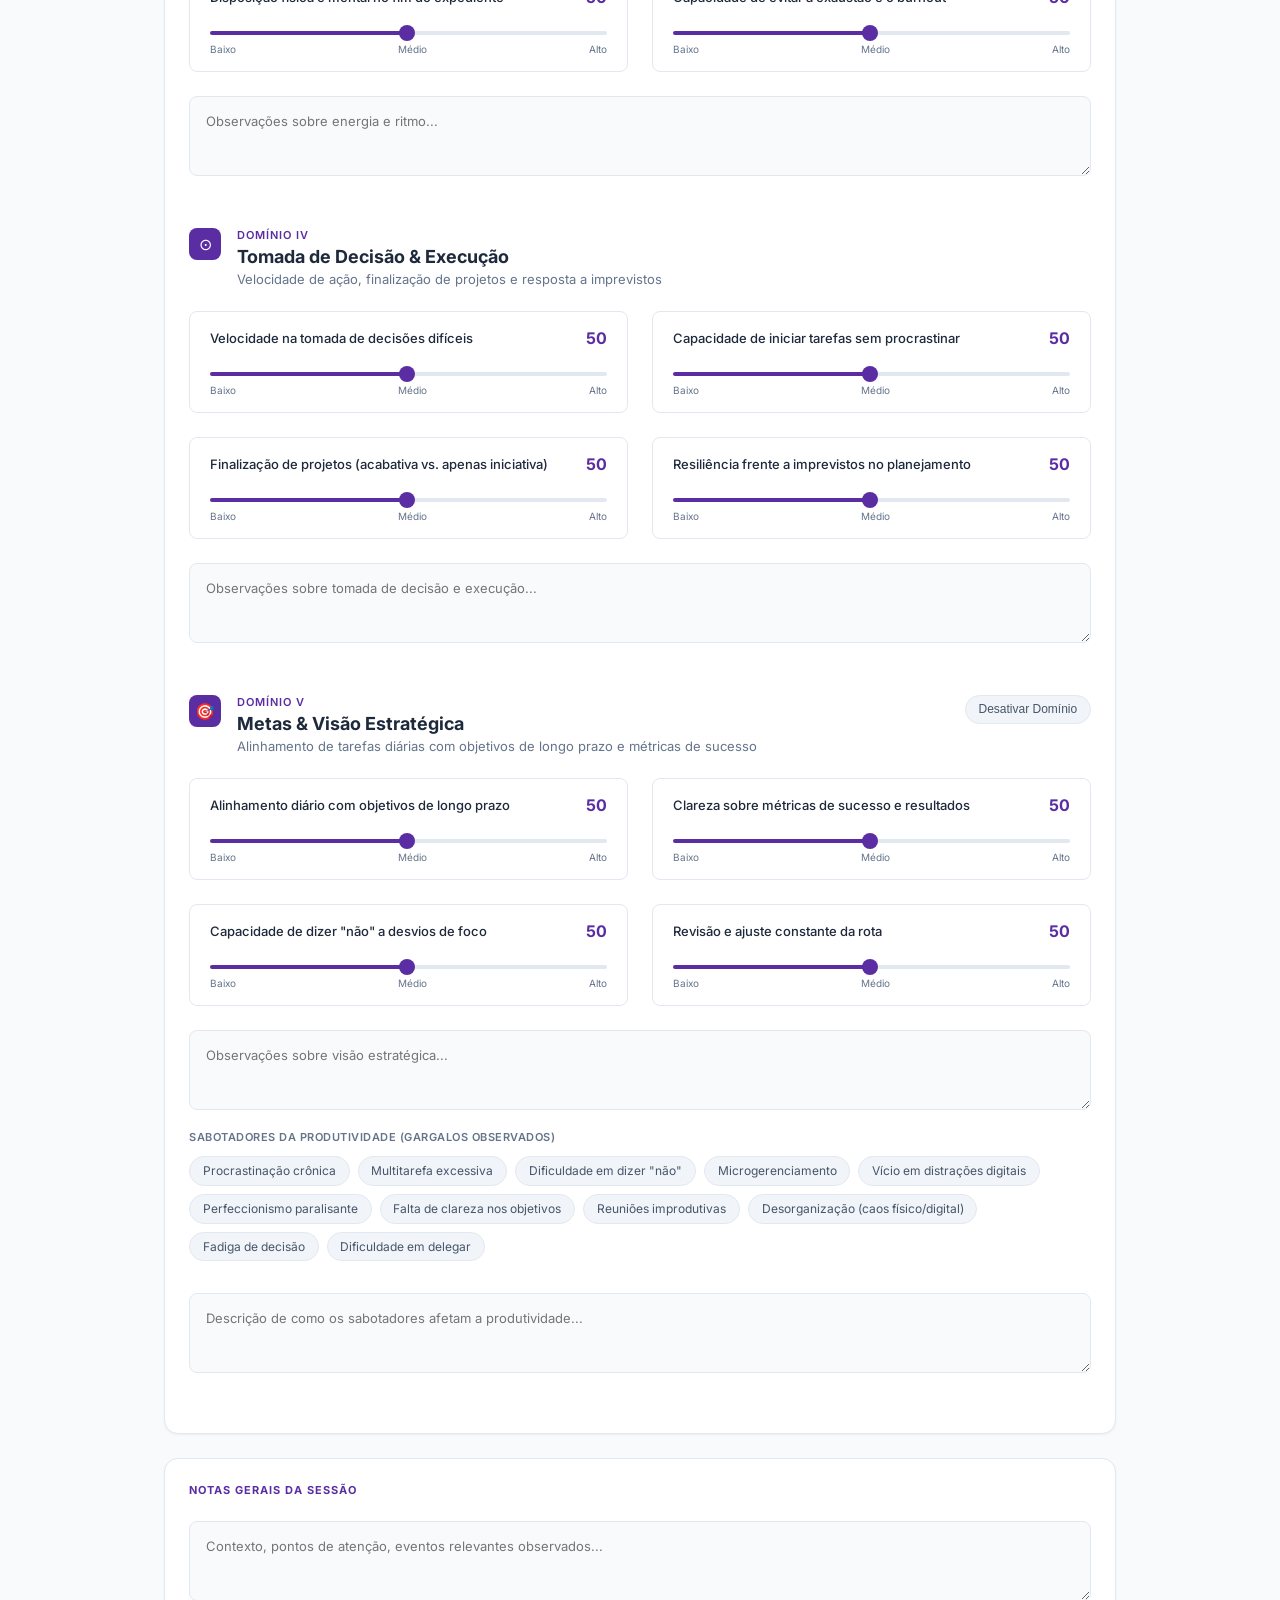
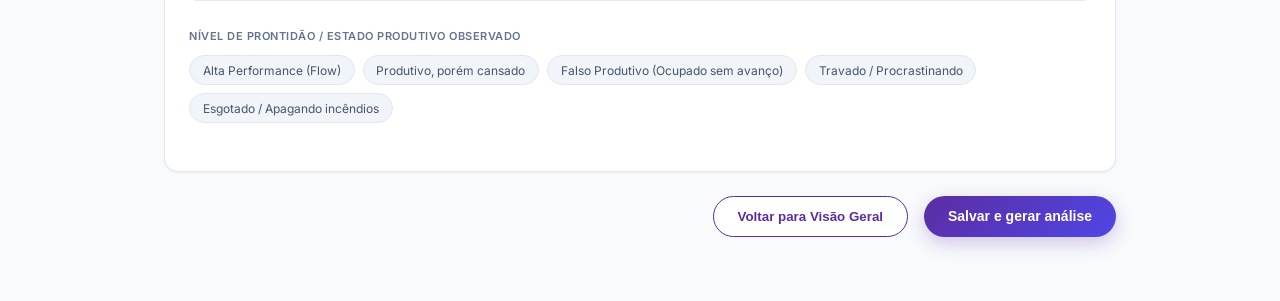
<file: telemetria_produtividade.html>
<!DOCTYPE html>
<html lang="pt-BR">
<head>
    <meta charset="UTF-8"><meta name="viewport" content="width=device-width, initial-scale=1.0">
    <title>Nova Análise de Produtividade</title>
    <link href="https://fonts.googleapis.com/css2?family=Inter:wght@400;500;600;700&family=Playfair+Display:wght@600;700&display=swap" rel="stylesheet">
    <style>
        *, *::before, *::after { box-sizing: border-box; margin: 0; padding: 0; }
        :root { 
            --purple: #5B2DA3; 
            --blue: #3b82f6; 
            --cyan: #06b6d4;
            --indigo: #6366f1;
            --green: #10b981;
            --orange: #f59e0b;
            --red: #ef4444;
            --text: #1e293b; 
            --text-muted: #64748B; 
            --bg: #F8FAFC; 
            --card: #ffffff; 
            --border: #e2e8f0; 
            --pill-bg: #f1f5f9;
            --pill-text: #475569;
        }
        body { font-family: 'Inter', sans-serif; background: var(--bg); color: var(--text); min-height: 100vh; padding-bottom: 4rem; }
        
        .header { padding: 2rem 0; margin-bottom: 1rem; }
        .header h1 { font-family: 'Inter', sans-serif; font-size: 28px; margin-bottom: 0.5rem; color: #1e3a8a; font-weight: 700; }
        .header h1 span { color: #1e3a8a; }
        .header p { color: var(--text-muted); font-size: 14px; }
        
        .container { max-width: 1000px; margin: 0 auto; padding: 0 1.5rem; }
        
        .card-box {
            background: var(--card);
            border: 1px solid var(--border);
            border-radius: 12px;
            padding: 1.5rem;
            margin-bottom: 1.5rem;
            box-shadow: 0 1px 3px rgba(0,0,0,0.05);
        }

        .section-header {
            font-size: 11px;
            font-weight: 700;
            text-transform: uppercase;
            letter-spacing: 1px;
            color: var(--text-muted);
            margin-bottom: 1.5rem;
        }

        .form-row {
            display: grid;
            grid-template-columns: 1fr 1fr;
            gap: 1.5rem;
            margin-bottom: 1.5rem;
        }
        .fld { display: flex; flex-direction: column; gap: 0.5rem; }
        .flbl { font-size: 11px; font-weight: 600; color: var(--text-muted); text-transform: uppercase; letter-spacing: 0.5px; }
        .finp, .fsel { 
            background: var(--bg); border: 1px solid var(--border); border-radius: 8px; 
            padding: 0.75rem 1rem; color: var(--text); font-family: inherit; font-size: 14px; outline: none;
        }
        .finp:focus, .fsel:focus { border-color: var(--blue); }

        .domain-header { display: flex; gap: 1rem; margin-bottom: 1.5rem; margin-top: 1rem; }
        .domain-icon { width: 32px; height: 32px; border-radius: 8px; display: flex; align-items: center; justify-content: center; font-size: 16px; color: white; flex-shrink: 0; }
        .domain-info h3 { font-size: 11px; text-transform: uppercase; letter-spacing: 1px; color: var(--text-muted); margin-bottom: 0.25rem; font-weight: 600; }
        .domain-info h2 { font-size: 18px; font-weight: 700; color: var(--text); margin-bottom: 0.25rem; }
        .domain-info p { font-size: 13px; color: var(--text-muted); }

        .sliders-grid { display: grid; grid-template-columns: 1fr 1fr; gap: 1.5rem; margin-bottom: 1.5rem; }
        .slider-wrap { background: var(--card); border: 1px solid var(--border); border-radius: 8px; padding: 1rem 1.25rem; }
        .slider-label { display: flex; justify-content: space-between; align-items: center; margin-bottom: 0.75rem; }
        .slider-name { font-size: 13px; font-weight: 500; color: var(--text); }
        .slider-value { font-size: 16px; font-weight: 700; color: var(--blue); }
        input[type=range] { width: 100%; -webkit-appearance: none; height: 4px; border-radius: 2px; outline: none; cursor: pointer; margin-bottom: 0.5rem; background: #E2E8F0; }
        input[type=range]::-webkit-slider-thumb { -webkit-appearance: none; width: 16px; height: 16px; border-radius: 50%; background: var(--blue); cursor: pointer; border: none; }
        .scale-labels { display: flex; justify-content: space-between; font-size: 10px; color: var(--text-muted); }

        .od-obs {
            width: 100%; background: var(--bg); border: 1px solid var(--border); border-radius: 8px;
            padding: 1rem; color: var(--text); font-family: inherit; font-size: 13px; min-height: 80px;
            resize: vertical; outline: none; margin-bottom: 2rem;
        }
        .od-obs:focus { border-color: var(--blue); }

        .pills-container { display: flex; flex-wrap: wrap; gap: 0.5rem; margin-bottom: 1.5rem; }
        .pill {
            background: var(--pill-bg); color: var(--pill-text); border: 1px solid var(--border);
            padding: 0.4rem 0.8rem; border-radius: 100px; font-size: 12px; cursor: pointer; transition: all 0.2s; user-select: none;
        }
        .pill.active { background: var(--blue); color: white; border-color: var(--blue); }
        .pill.active.mood-pill { border-color: var(--green); color: var(--green); background: rgba(16,185,129,0.1); }

        .footer-actions { display: flex; justify-content: flex-end; gap: 1rem; margin-top: 1rem; }
        .btn-cancel { background: transparent; border: 1px solid var(--border); color: var(--text); padding: 0.75rem 1.5rem; border-radius: 8px; cursor: pointer; font-weight: 600; }
        .btn-analisar { background: var(--blue); color: white; border: none; border-radius: 8px; padding: 0.75rem 1.5rem; font-size: 14px; font-weight: 600; cursor: pointer; transition: all 0.3s; display: flex; align-items: center; gap: 8px; }
        .btn-analisar:hover { background: #2563eb; }
        .btn-analisar:disabled { opacity: 0.6; cursor: not-allowed; }
        
        .resultado-box { display: none; background: #eff6ff; border: 1px solid #bfdbfe; border-radius: 8px; padding: 1.5rem; margin-top: 2rem; line-height: 1.6; font-size: 14px; color: #1e3a8a; }
    </style>
</head>
<body>
    <div class="header container">
        <h1>Nova <span>Análise de Produtividade</span></h1>
        <p>Avalie cada indicador com base nas rotinas, organização e desempenho diário do mentorado</p>
    </div>

    <div class="container">
        
        <!-- CONTEXTO -->
        <div class="card-box">
            <div class="section-header">MENTORADO(A) & CONTEXTO</div>
            <div class="form-row">
                <div class="fld">
                    <label class="flbl">MENTORADO(A)</label>
                    <select class="fsel" id="sel-mentorado">
                        <option value="">Selecione o mentorado(a)</option>
                    </select>
                </div>
                <div class="fld">
                    <label class="flbl">DATA</label>
                    <input class="finp" type="date" id="inp-data">
                </div>
            </div>
            <div class="form-row" style="margin-bottom:0;">
                <div class="fld">
                    <label class="flbl">TIPO DE ENCONTRO</label>
                    <select class="fsel" id="sel-encontro">
                        <option value="">Selecione</option>
                        <option>Sessão Individual</option>
                        <option>Revisão de Metas</option>
                        <option>Sessão de Planejamento</option>
                        <option>Reunião de Feedback</option>
                    </select>
                </div>
                <div class="fld">
                    <label class="flbl">Nº DA SESSÃO</label>
                    <input class="finp" type="text" placeholder="Ex: 3" id="inp-sessao">
                </div>
            </div>
        </div>

        <!-- DOMÍNIOS -->
        <div class="card-box">
            <div class="section-header">ESCALA DE OBSERVAÇÃO CLÍNICA DE PRODUTIVIDADE</div>
            
            <div class="domain-block">
                <div class="domain-header">
                    <div class="domain-icon" style="background:var(--cyan);">◈</div>
                    <div class="domain-info">
                        <h3>DOMÍNIO I</h3>
                        <h2>Foco & Gestão do Tempo</h2>
                        <p>Capacidade de priorizar o que importa, blindar a agenda e cumprir prazos</p>
                    </div>
                </div>
                <div class="sliders-grid">
                    <div class="slider-wrap">
                        <div class="slider-label">
                            <span class="slider-name">Capacidade de priorizar tarefas de alto impacto</span>
                            <span class="slider-value" id="val-d1_pri" style="color:var(--cyan);">50</span>
                        </div>
                        <input type="range" min="1" max="100" value="50" id="d1_pri" data-color="var(--cyan)" oninput="updateSlider('d1_pri', this.value, 'var(--cyan)')">
                        <div class="scale-labels"><span>Baixo</span><span>Médio</span><span>Alto</span></div>
                    </div>
                    <div class="slider-wrap">
                        <div class="slider-label">
                            <span class="slider-name">Manutenção de foco em blocos de tempo (Deep Work)</span>
                            <span class="slider-value" id="val-d1_foco" style="color:var(--cyan);">50</span>
                        </div>
                        <input type="range" min="1" max="100" value="50" id="d1_foco" data-color="var(--cyan)" oninput="updateSlider('d1_foco', this.value, 'var(--cyan)')">
                        <div class="scale-labels"><span>Baixo</span><span>Médio</span><span>Alto</span></div>
                    </div>
                    <div class="slider-wrap">
                        <div class="slider-label">
                            <span class="slider-name">Habilidade de blindar a agenda contra interrupções</span>
                            <span class="slider-value" id="val-d1_blin" style="color:var(--cyan);">50</span>
                        </div>
                        <input type="range" min="1" max="100" value="50" id="d1_blin" data-color="var(--cyan)" oninput="updateSlider('d1_blin', this.value, 'var(--cyan)')">
                        <div class="scale-labels"><span>Baixo</span><span>Médio</span><span>Alto</span></div>
                    </div>
                    <div class="slider-wrap">
                        <div class="slider-label">
                            <span class="slider-name">Cumprimento de prazos e estimativas de tempo</span>
                            <span class="slider-value" id="val-d1_praz" style="color:var(--cyan);">50</span>
                        </div>
                        <input type="range" min="1" max="100" value="50" id="d1_praz" data-color="var(--cyan)" oninput="updateSlider('d1_praz', this.value, 'var(--cyan)')">
                        <div class="scale-labels"><span>Baixo</span><span>Médio</span><span>Alto</span></div>
                    </div>
                </div>
                <textarea class="od-obs" placeholder="Observações sobre foco e tempo..."></textarea>
            </div>

            <div class="domain-block">
                <div class="domain-header">
                    <div class="domain-icon" style="background:var(--indigo);">◎</div>
                    <div class="domain-info">
                        <h3>DOMÍNIO II</h3>
                        <h2>Organização & Sistemas</h2>
                        <p>Como o mentorado estrutura suas informações, delega e cria processos rotineiros</p>
                    </div>
                </div>
                <div class="sliders-grid">
                    <div class="slider-wrap">
                        <div class="slider-label">
                            <span class="slider-name">Uso eficiente de ferramentas e sistemas de gestão</span>
                            <span class="slider-value" id="val-d2_ferr" style="color:var(--indigo);">50</span>
                        </div>
                        <input type="range" min="1" max="100" value="50" id="d2_ferr" data-color="var(--indigo)" oninput="updateSlider('d2_ferr', this.value, 'var(--indigo)')">
                        <div class="scale-labels"><span>Baixo</span><span>Médio</span><span>Alto</span></div>
                    </div>
                    <div class="slider-wrap">
                        <div class="slider-label">
                            <span class="slider-name">Organização de arquivos, e-mails e informações</span>
                            <span class="slider-value" id="val-d2_org" style="color:var(--indigo);">50</span>
                        </div>
                        <input type="range" min="1" max="100" value="50" id="d2_org" data-color="var(--indigo)" oninput="updateSlider('d2_org', this.value, 'var(--indigo)')">
                        <div class="scale-labels"><span>Baixo</span><span>Médio</span><span>Alto</span></div>
                    </div>
                    <div class="slider-wrap">
                        <div class="slider-label">
                            <span class="slider-name">Delegação eficaz de tarefas operacionais</span>
                            <span class="slider-value" id="val-d2_del" style="color:var(--indigo);">50</span>
                        </div>
                        <input type="range" min="1" max="100" value="50" id="d2_del" data-color="var(--indigo)" oninput="updateSlider('d2_del', this.value, 'var(--indigo)')">
                        <div class="scale-labels"><span>Baixo</span><span>Médio</span><span>Alto</span></div>
                    </div>
                    <div class="slider-wrap">
                        <div class="slider-label">
                            <span class="slider-name">Capacidade de criar e seguir processos rotineiros</span>
                            <span class="slider-value" id="val-d2_proc" style="color:var(--indigo);">50</span>
                        </div>
                        <input type="range" min="1" max="100" value="50" id="d2_proc" data-color="var(--indigo)" oninput="updateSlider('d2_proc', this.value, 'var(--indigo)')">
                        <div class="scale-labels"><span>Baixo</span><span>Médio</span><span>Alto</span></div>
                    </div>
                </div>
                <textarea class="od-obs" placeholder="Observações sobre organização e sistemas..."></textarea>
            </div>

            <div class="domain-block">
                <div class="domain-header">
                    <div class="domain-icon" style="background:var(--green);">◇</div>
                    <div class="domain-info">
                        <h3>DOMÍNIO III</h3>
                        <h2>Energia & Ritmo de Trabalho</h2>
                        <p>Gestão do cansaço, pausas e sustentabilidade da produtividade a longo prazo</p>
                    </div>
                </div>
                <div class="sliders-grid">
                    <div class="slider-wrap">
                        <div class="slider-label">
                            <span class="slider-name">Distribuição de energia ao longo do dia</span>
                            <span class="slider-value" id="val-d3_ene" style="color:var(--green);">50</span>
                        </div>
                        <input type="range" min="1" max="100" value="50" id="d3_ene" data-color="var(--green)" oninput="updateSlider('d3_ene', this.value, 'var(--green)')">
                        <div class="scale-labels"><span>Baixo</span><span>Médio</span><span>Alto</span></div>
                    </div>
                    <div class="slider-wrap">
                        <div class="slider-label">
                            <span class="slider-name">Frequência e qualidade das pausas para recuperação</span>
                            <span class="slider-value" id="val-d3_pau" style="color:var(--green);">50</span>
                        </div>
                        <input type="range" min="1" max="100" value="50" id="d3_pau" data-color="var(--green)" oninput="updateSlider('d3_pau', this.value, 'var(--green)')">
                        <div class="scale-labels"><span>Baixo</span><span>Médio</span><span>Alto</span></div>
                    </div>
                    <div class="slider-wrap">
                        <div class="slider-label">
                            <span class="slider-name">Disposição física e mental no fim do expediente</span>
                            <span class="slider-value" id="val-d3_disp" style="color:var(--green);">50</span>
                        </div>
                        <input type="range" min="1" max="100" value="50" id="d3_disp" data-color="var(--green)" oninput="updateSlider('d3_disp', this.value, 'var(--green)')">
                        <div class="scale-labels"><span>Baixo</span><span>Médio</span><span>Alto</span></div>
                    </div>
                    <div class="slider-wrap">
                        <div class="slider-label">
                            <span class="slider-name">Capacidade de evitar a exaustão e o burnout</span>
                            <span class="slider-value" id="val-d3_exa" style="color:var(--green);">50</span>
                        </div>
                        <input type="range" min="1" max="100" value="50" id="d3_exa" data-color="var(--green)" oninput="updateSlider('d3_exa', this.value, 'var(--green)')">
                        <div class="scale-labels"><span>Baixo</span><span>Médio</span><span>Alto</span></div>
                    </div>
                </div>
                <textarea class="od-obs" placeholder="Observações sobre energia e ritmo..."></textarea>
            </div>

            <div class="domain-block">
                <div class="domain-header">
                    <div class="domain-icon" style="background:var(--orange);">⊙</div>
                    <div class="domain-info">
                        <h3>DOMÍNIO IV</h3>
                        <h2>Tomada de Decisão & Execução</h2>
                        <p>Velocidade de ação, finalização de projetos e resposta a imprevistos</p>
                    </div>
                </div>
                <div class="sliders-grid">
                    <div class="slider-wrap">
                        <div class="slider-label">
                            <span class="slider-name">Velocidade na tomada de decisões difíceis</span>
                            <span class="slider-value" id="val-d4_dec" style="color:var(--orange);">50</span>
                        </div>
                        <input type="range" min="1" max="100" value="50" id="d4_dec" data-color="var(--orange)" oninput="updateSlider('d4_dec', this.value, 'var(--orange)')">
                        <div class="scale-labels"><span>Baixo</span><span>Médio</span><span>Alto</span></div>
                    </div>
                    <div class="slider-wrap">
                        <div class="slider-label">
                            <span class="slider-name">Capacidade de iniciar tarefas sem procrastinar</span>
                            <span class="slider-value" id="val-d4_ini" style="color:var(--orange);">50</span>
                        </div>
                        <input type="range" min="1" max="100" value="50" id="d4_ini" data-color="var(--orange)" oninput="updateSlider('d4_ini', this.value, 'var(--orange)')">
                        <div class="scale-labels"><span>Baixo</span><span>Médio</span><span>Alto</span></div>
                    </div>
                    <div class="slider-wrap">
                        <div class="slider-label">
                            <span class="slider-name">Finalização de projetos (acabativa vs. apenas iniciativa)</span>
                            <span class="slider-value" id="val-d4_fin" style="color:var(--orange);">50</span>
                        </div>
                        <input type="range" min="1" max="100" value="50" id="d4_fin" data-color="var(--orange)" oninput="updateSlider('d4_fin', this.value, 'var(--orange)')">
                        <div class="scale-labels"><span>Baixo</span><span>Médio</span><span>Alto</span></div>
                    </div>
                    <div class="slider-wrap">
                        <div class="slider-label">
                            <span class="slider-name">Resiliência frente a imprevistos no planejamento</span>
                            <span class="slider-value" id="val-d4_res" style="color:var(--orange);">50</span>
                        </div>
                        <input type="range" min="1" max="100" value="50" id="d4_res" data-color="var(--orange)" oninput="updateSlider('d4_res', this.value, 'var(--orange)')">
                        <div class="scale-labels"><span>Baixo</span><span>Médio</span><span>Alto</span></div>
                    </div>
                </div>
                <textarea class="od-obs" placeholder="Observações sobre tomada de decisão e execução..."></textarea>
            </div>

            <div class="domain-block" id="domain-5">
                <div class="domain-header" style="justify-content: space-between;">
                    <div style="display: flex; gap: 1rem;">
                        <div class="domain-icon" style="background:var(--blue);">🎯</div>
                        <div class="domain-info">
                            <h3>DOMÍNIO V</h3>
                            <h2>Metas & Visão Estratégica</h2>
                            <p>Alinhamento de tarefas diárias com objetivos de longo prazo e métricas de sucesso</p>
                        </div>
                    </div>
                    <div>
                        <button type="button" id="btn-toggle-d5" class="pill" onclick="toggleDomain5()" style="margin:0; border-color:var(--border);">Desativar Domínio</button>
                    </div>
                </div>
                <div id="content-d5">
                    <div class="sliders-grid">
                        <div class="slider-wrap">
                            <div class="slider-label">
                                <span class="slider-name">Alinhamento diário com objetivos de longo prazo</span>
                                <span class="slider-value" id="val-d5_alin" style="color:var(--blue);">50</span>
                            </div>
                            <input type="range" min="1" max="100" value="50" id="d5_alin" data-color="var(--blue)" oninput="updateSlider('d5_alin', this.value, 'var(--blue)')">
                            <div class="scale-labels"><span>Baixo</span><span>Médio</span><span>Alto</span></div>
                        </div>
                        <div class="slider-wrap">
                            <div class="slider-label">
                                <span class="slider-name">Clareza sobre métricas de sucesso e resultados</span>
                                <span class="slider-value" id="val-d5_met" style="color:var(--blue);">50</span>
                            </div>
                            <input type="range" min="1" max="100" value="50" id="d5_met" data-color="var(--blue)" oninput="updateSlider('d5_met', this.value, 'var(--blue)')">
                            <div class="scale-labels"><span>Baixo</span><span>Médio</span><span>Alto</span></div>
                        </div>
                        <div class="slider-wrap">
                            <div class="slider-label">
                                <span class="slider-name">Capacidade de dizer "não" a desvios de foco</span>
                                <span class="slider-value" id="val-d5_nao" style="color:var(--blue);">50</span>
                            </div>
                            <input type="range" min="1" max="100" value="50" id="d5_nao" data-color="var(--blue)" oninput="updateSlider('d5_nao', this.value, 'var(--blue)')">
                            <div class="scale-labels"><span>Baixo</span><span>Médio</span><span>Alto</span></div>
                        </div>
                        <div class="slider-wrap">
                            <div class="slider-label">
                                <span class="slider-name">Revisão e ajuste constante da rota</span>
                                <span class="slider-value" id="val-d5_rev" style="color:var(--blue);">50</span>
                            </div>
                            <input type="range" min="1" max="100" value="50" id="d5_rev" data-color="var(--blue)" oninput="updateSlider('d5_rev', this.value, 'var(--blue)')">
                            <div class="scale-labels"><span>Baixo</span><span>Médio</span><span>Alto</span></div>
                        </div>
                    </div>
                    <textarea class="od-obs" placeholder="Observações sobre visão estratégica..."></textarea>
                </div>
            </div>

            <div style="margin-bottom:2rem; margin-top:-1rem;">
                <div class="flbl" style="margin-bottom:0.75rem;">SABOTADORES DA PRODUTIVIDADE (GARGALOS OBSERVADOS)</div>
                <div class="pills-container" id="gatilhos">
                    <div class="pill">Procrastinação crônica</div><div class="pill">Multitarefa excessiva</div><div class="pill">Dificuldade em dizer "não"</div><div class="pill">Microgerenciamento</div><div class="pill">Vício em distrações digitais</div><div class="pill">Perfeccionismo paralisante</div><div class="pill">Falta de clareza nos objetivos</div><div class="pill">Reuniões improdutivas</div><div class="pill">Desorganização (caos físico/digital)</div><div class="pill">Fadiga de decisão</div><div class="pill">Dificuldade em delegar</div>
                </div>
            </div>
            <textarea class="od-obs" placeholder="Descrição de como os sabotadores afetam a produtividade..."></textarea>

        </div>

        <!-- NOTAS FINAIS -->
        <div class="card-box">
            <div class="section-header">NOTAS GERAIS DA SESSÃO</div>
            <textarea class="od-obs" id="notas-gerais" placeholder="Contexto, pontos de atenção, eventos relevantes observados..." style="margin-bottom:1.5rem;"></textarea>
            
            <div class="flbl" style="margin-bottom:0.75rem;">NÍVEL DE PRONTIDÃO / ESTADO PRODUTIVO OBSERVADO</div>
            <div class="pills-container" id="prontidao">
                <div class="pill mood-btn">Alta Performance (Flow)</div>
                <div class="pill mood-btn">Produtivo, porém cansado</div>
                <div class="pill mood-btn">Falso Produtivo (Ocupado sem avanço)</div>
                <div class="pill mood-btn">Travado / Procrastinando</div>
                <div class="pill mood-btn">Esgotado / Apagando incêndios</div>
            </div>
        </div>

        <div class="footer-actions">
            <button class="btn-cancel" onclick="MentoraPonte.voltar()">Voltar para Visão Geral</button>
            <button class="btn-analisar" id="btn-analisar" onclick="salvarEAnalisar()">Salvar e gerar análise</button>
        </div>

        <div class="resultado-box" id="resultado">
            <div style="font-weight:700; margin-bottom:1rem; font-size:16px;">📊 Análise de Produtividade (Agente Mentóra) Salva</div>
            <div id="resultado-texto" style="white-space: pre-line;"></div>
        </div>

    </div>

    <script>
        const EDGE_URL = 'https://duhaqygpyamjelwxylmn.supabase.co/functions/v1/proxy-ia';
        
        document.getElementById('inp-data').valueAsDate = new Date();

        function updateSlider(id, value, color) { 
            const valEl = document.getElementById('val-'+id);
            if(valEl) { valEl.textContent = value; valEl.style.color = color; }
            const s = document.getElementById(id); 
            if(s) {
                const pct = value; 
                s.style.background = `linear-gradient(to right, ${color} 0%, ${color} ${pct}%, #E2E8F0 ${pct}%, #E2E8F0 100%)`; 
            }
        }

        // Normal pills toggle
        document.querySelectorAll('.pill:not(.mood-btn):not(#btn-toggle-d5)').forEach(p => {
            p.addEventListener('click', () => {
                p.classList.toggle('active');
                if(p.classList.contains('active')) {
                    p.style.backgroundColor = 'var(--blue)';
                    p.style.borderColor = 'var(--blue)';
                    p.style.color = 'white';
                } else {
                    p.style.backgroundColor = 'var(--pill-bg)';
                    p.style.borderColor = 'var(--border)';
                    p.style.color = 'var(--pill-text)';
                }
            });
        });

        // Mood pills act as radio buttons
        document.querySelectorAll('.mood-btn').forEach(p => {
            p.addEventListener('click', () => {
                document.querySelectorAll('.mood-btn').forEach(m => {
                    m.classList.remove('active', 'mood-pill');
                    m.style.backgroundColor = 'var(--pill-bg)';
                    m.style.borderColor = 'var(--border)';
                    m.style.color = 'var(--pill-text)';
                });
                p.classList.add('active', 'mood-pill');
                p.style.backgroundColor = 'rgba(16,185,129,0.1)';
                p.style.borderColor = 'var(--green)';
                p.style.color = 'var(--green)';
            });
        });

        let d5Ativo = true;
        function toggleDomain5() {
            d5Ativo = !d5Ativo;
            const btn = document.getElementById('btn-toggle-d5');
            const content = document.getElementById('content-d5');
            
            if (!d5Ativo) {
                btn.textContent = 'Ativar Domínio';
                btn.style.backgroundColor = '#f1f5f9';
                btn.style.color = '#94a3b8';
                content.style.opacity = '0.3';
                content.style.pointerEvents = 'none';
            } else {
                btn.textContent = 'Desativar Domínio';
                btn.style.backgroundColor = '';
                btn.style.color = '';
                content.style.opacity = '1';
                content.style.pointerEvents = 'auto';
            }
        }

        function getValuesStr() { 
            let data = [];
            data.push("Contexto:");
            data.push(`- Mentorado(a): ${document.getElementById('sel-mentorado').value || 'Não informado'}`);
            data.push(`- Tipo: ${document.getElementById('sel-encontro').value || 'Não informado'}`);
            data.push(`- Sessão: ${document.getElementById('inp-sessao').value || 'N/A'}`);
            
            document.querySelectorAll('.domain-block').forEach(dom => {
                if (dom.id === 'domain-5' && !d5Ativo) return; // Ignore se o domínio for o 5 e estiver desativado

                let title = dom.querySelector('h2').textContent;
                data.push("\n## " + title);
                dom.querySelectorAll('.slider-wrap').forEach(sw => {
                    let name = sw.querySelector('.slider-name').textContent;
                    let val = sw.querySelector('input').value;
                    data.push(`- ${name}: ${val}/100`);
                });
                let obs = dom.querySelector('textarea');
                if(obs && obs.value.trim()) {
                    data.push(`- Observação: ${obs.value.trim()}`);
                }
            });

            let gatilhos = Array.from(document.querySelectorAll('#gatilhos .pill.active')).map(p => p.textContent);
            if(gatilhos.length > 0) data.push("\n## Sabotadores da Produtividade: " + gatilhos.join(', '));

            let geral = document.getElementById('notas-gerais').value;
            if(geral.trim()) data.push("\n## Notas Gerais: " + geral.trim());

            let humor = document.querySelector('.mood-btn.active');
            if(humor) data.push("## Estado Produtivo: " + humor.textContent);

            return data.join('\n');
        }

        async function salvarEAnalisar() {
            const btn=document.getElementById('btn-analisar'), resultBox=document.getElementById('resultado'), resultText=document.getElementById('resultado-texto');
            btn.disabled=true; btn.textContent='Salvando...';
            
            const indStr = getValuesStr();
            const prompt = ''; // a análise com o Agente Mentóra é feita na Visão Geral (os textos de instrução ficam no servidor);
            
            await MentoraPonte.analisarESalvar({
                tipo: 'produtividade', titulo: 'Telemetria de Produtividade & Foco', indStr, prompt,
                btn, resultBox, resultText, textoBotao: '🌐 Salvar & Gerar Análise com Agente Mentóra'
            });
        }

        // Init ranges
        document.querySelectorAll('input[type=range]').forEach(s => {
            updateSlider(s.id, s.value, s.dataset.color);
        });
        
        // Load mentees if function exists from main page
        if(typeof getMentees === 'function') {
            const ms = getMentees();
            const sel = document.getElementById('sel-mentorado');
            ms.forEach(m => {
                { const o = document.createElement('option'); o.value = m.id; o.textContent = m.nome || 'Mentorado'; sel.appendChild(o); }
            });
        }
    </script>
    <script src="telemetria_ponte.js?v=20261003b"></script>

<style id="tele-pdf-estilo">
.btn-pdf-tele { background:#fff; color:#5B2DA3; border:1.5px solid #5B2DA3; border-radius:8px; padding:0.75rem 1.25rem; font-size:14px; font-weight:600; cursor:pointer; }
.btn-pdf-tele:hover { background:#F5F3FF; }
@media print {
  .footer-actions, button, .btn-pdf-tele { display:none !important; }
  body { background:#fff !important; }
  .resultado-box:empty { display:none !important; }
  * { -webkit-print-color-adjust:exact; print-color-adjust:exact; }
}
</style>
<script>
// Baixar PDF da telemetria: abre a impressão do navegador (escolha "Salvar como PDF")
function baixarPDFTelemetria() {
  var tituloOrig = document.title;
  var d = new Date();
  var sel = document.querySelector('select');
  var nome = sel && sel.options[sel.selectedIndex] ? sel.options[sel.selectedIndex].text : '';
  document.title = 'Mentora - ' + tituloOrig + (nome && !/selecion/i.test(nome) ? ' - ' + nome : '') + ' - ' + d.toLocaleDateString('pt-BR').replace(/\//g, '-');
  var res = document.getElementById('resultado');
  var estavaOculto = res && getComputedStyle(res).display === 'none' && (document.getElementById('resultado-texto') || {}).textContent;
  if (estavaOculto) res.style.display = 'block';
  setTimeout(function () { window.print(); document.title = tituloOrig; }, 100);
}
</script>
</body>
</html>
</file>
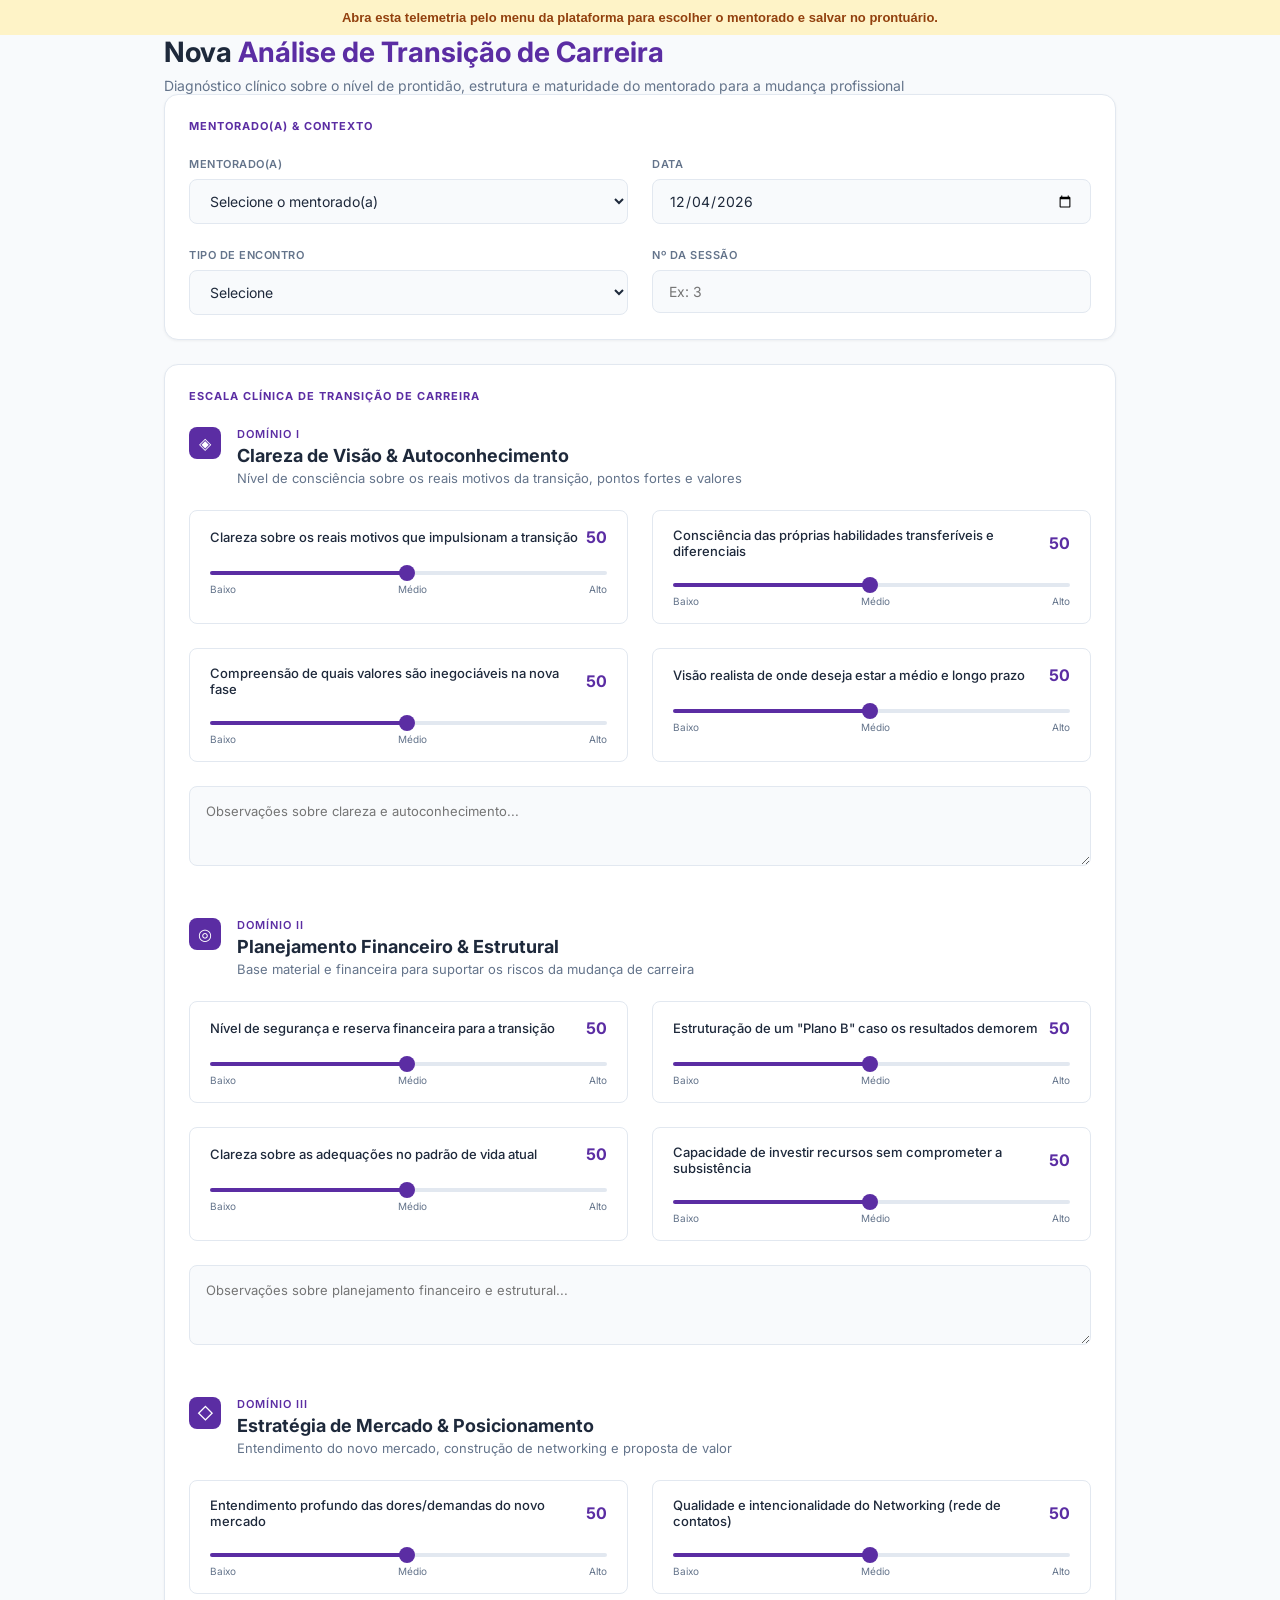
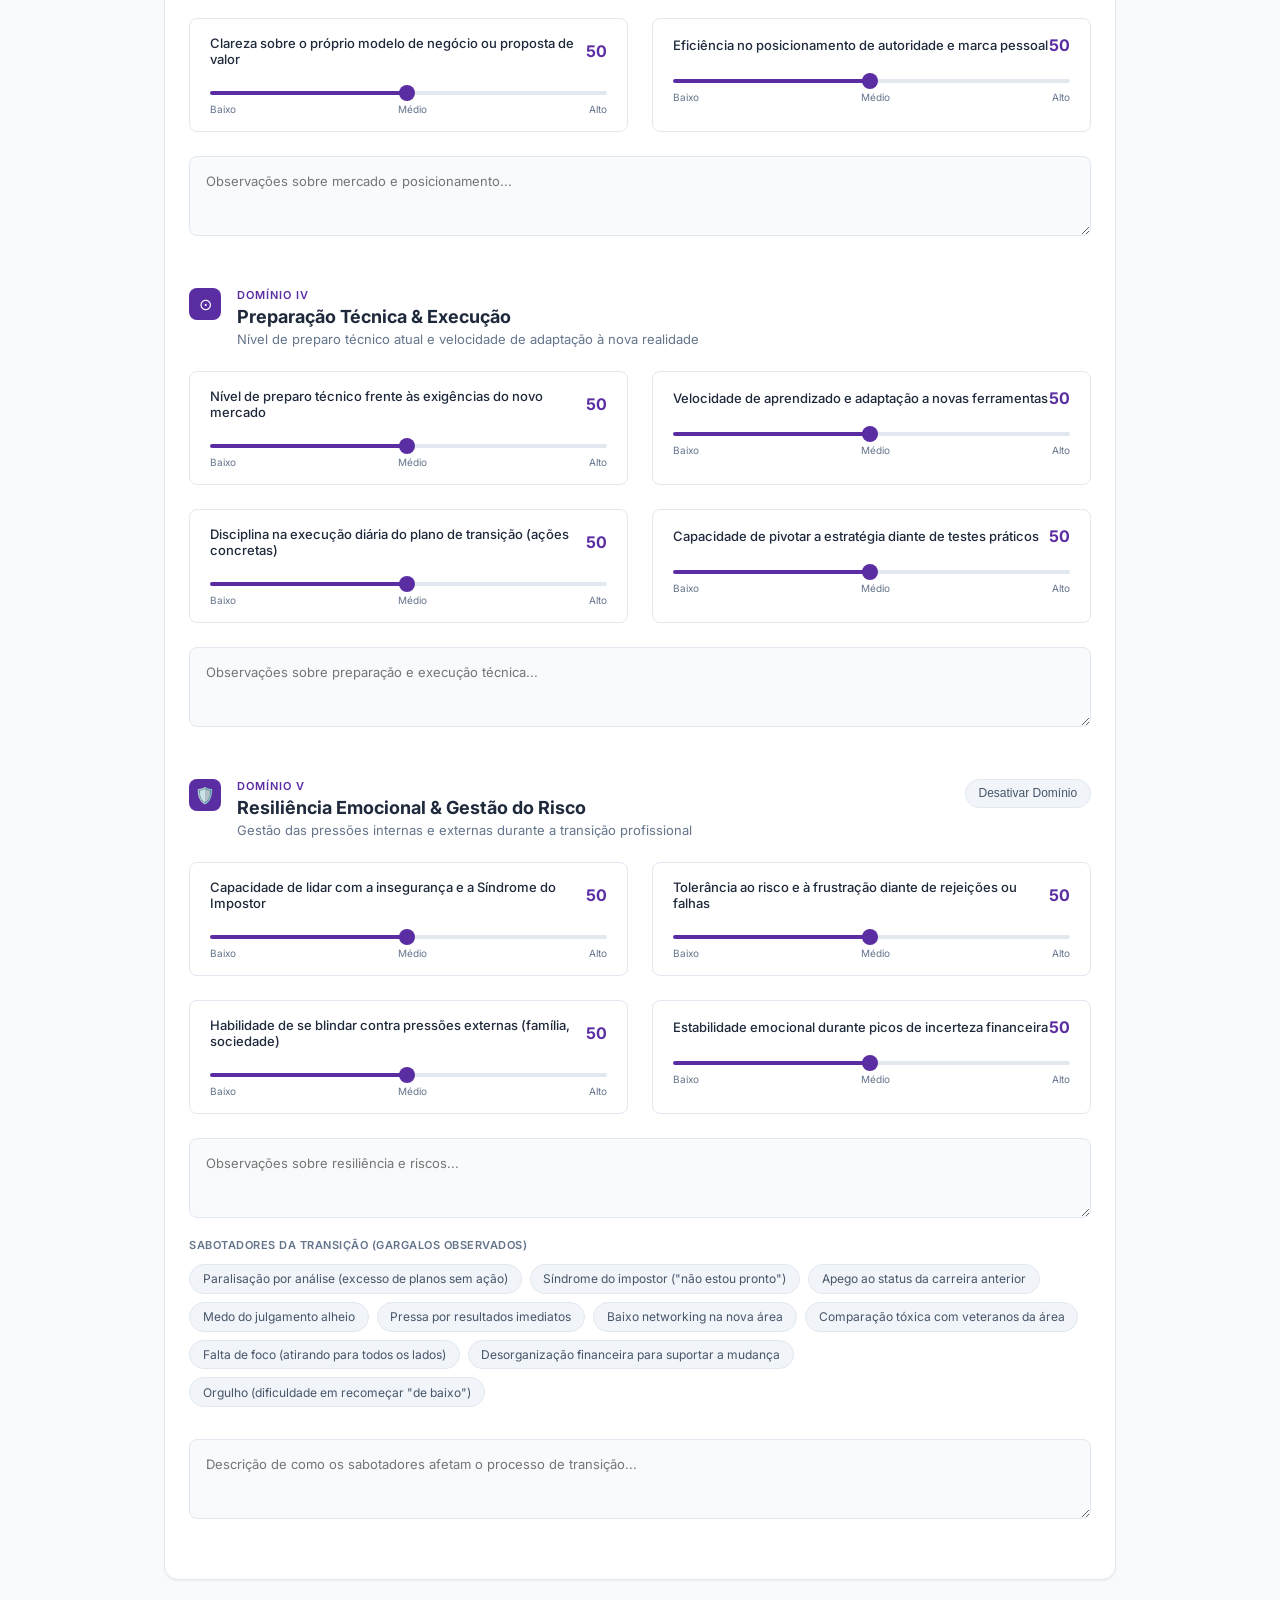
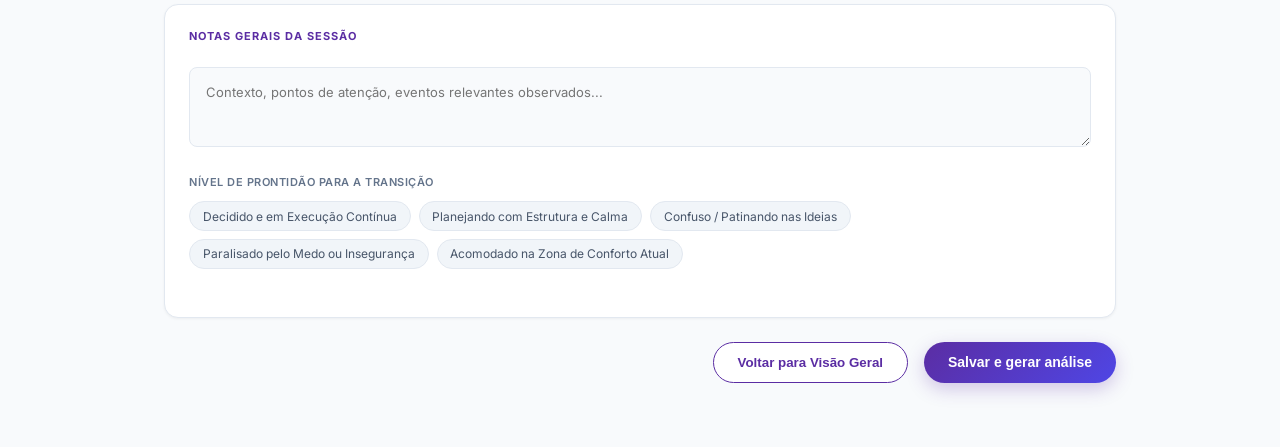
<file: telemetria_transicao_carreira.html>
<!DOCTYPE html>
<html lang="pt-BR">
<head>
    <meta charset="UTF-8"><meta name="viewport" content="width=device-width, initial-scale=1.0">
    <title>Nova Análise de Transição de Carreira</title>
    <link href="https://fonts.googleapis.com/css2?family=Inter:wght@400;500;600;700&family=Playfair+Display:wght@600;700&display=swap" rel="stylesheet">
    <style>
        *, *::before, *::after { box-sizing: border-box; margin: 0; padding: 0; }
        :root { 
            --purple: #5B2DA3; 
            --blue: #3b82f6; 
            --cyan: #06b6d4;
            --indigo: #6366f1;
            --green: #10b981;
            --orange: #f59e0b;
            --red: #ef4444;
            --text: #1e293b; 
            --text-muted: #64748B; 
            --bg: #F8FAFC; 
            --card: #ffffff; 
            --border: #e2e8f0; 
            --pill-bg: #f1f5f9;
            --pill-text: #475569;
        }
        body { font-family: 'Inter', sans-serif; background: var(--bg); color: var(--text); min-height: 100vh; padding-bottom: 4rem; }
        
        .header { padding: 2rem 0; margin-bottom: 1rem; }
        .header h1 { font-family: 'Inter', sans-serif; font-size: 28px; margin-bottom: 0.5rem; color: #1e3a8a; font-weight: 700; }
        .header h1 span { color: #1e3a8a; }
        .header p { color: var(--text-muted); font-size: 14px; }
        
        .container { max-width: 1000px; margin: 0 auto; padding: 0 1.5rem; }
        
        .card-box {
            background: var(--card);
            border: 1px solid var(--border);
            border-radius: 12px;
            padding: 1.5rem;
            margin-bottom: 1.5rem;
            box-shadow: 0 1px 3px rgba(0,0,0,0.05);
        }

        .section-header {
            font-size: 11px;
            font-weight: 700;
            text-transform: uppercase;
            letter-spacing: 1px;
            color: var(--text-muted);
            margin-bottom: 1.5rem;
        }

        .form-row {
            display: grid;
            grid-template-columns: 1fr 1fr;
            gap: 1.5rem;
            margin-bottom: 1.5rem;
        }
        .fld { display: flex; flex-direction: column; gap: 0.5rem; }
        .flbl { font-size: 11px; font-weight: 600; color: var(--text-muted); text-transform: uppercase; letter-spacing: 0.5px; }
        .finp, .fsel { 
            background: var(--bg); border: 1px solid var(--border); border-radius: 8px; 
            padding: 0.75rem 1rem; color: var(--text); font-family: inherit; font-size: 14px; outline: none;
        }
        .finp:focus, .fsel:focus { border-color: var(--indigo); }

        .domain-header { display: flex; gap: 1rem; margin-bottom: 1.5rem; margin-top: 1rem; }
        .domain-icon { width: 32px; height: 32px; border-radius: 8px; display: flex; align-items: center; justify-content: center; font-size: 16px; color: white; flex-shrink: 0; }
        .domain-info h3 { font-size: 11px; text-transform: uppercase; letter-spacing: 1px; color: var(--text-muted); margin-bottom: 0.25rem; font-weight: 600; }
        .domain-info h2 { font-size: 18px; font-weight: 700; color: var(--text); margin-bottom: 0.25rem; }
        .domain-info p { font-size: 13px; color: var(--text-muted); }

        .sliders-grid { display: grid; grid-template-columns: 1fr 1fr; gap: 1.5rem; margin-bottom: 1.5rem; }
        .slider-wrap { background: var(--card); border: 1px solid var(--border); border-radius: 8px; padding: 1rem 1.25rem; }
        .slider-label { display: flex; justify-content: space-between; align-items: center; margin-bottom: 0.75rem; }
        .slider-name { font-size: 13px; font-weight: 500; color: var(--text); }
        .slider-value { font-size: 16px; font-weight: 700; color: var(--indigo); }
        input[type=range] { width: 100%; -webkit-appearance: none; height: 4px; border-radius: 2px; outline: none; cursor: pointer; margin-bottom: 0.5rem; background: #E2E8F0; }
        input[type=range]::-webkit-slider-thumb { -webkit-appearance: none; width: 16px; height: 16px; border-radius: 50%; background: var(--indigo); cursor: pointer; border: none; }
        .scale-labels { display: flex; justify-content: space-between; font-size: 10px; color: var(--text-muted); }

        .od-obs {
            width: 100%; background: var(--bg); border: 1px solid var(--border); border-radius: 8px;
            padding: 1rem; color: var(--text); font-family: inherit; font-size: 13px; min-height: 80px;
            resize: vertical; outline: none; margin-bottom: 2rem;
        }
        .od-obs:focus { border-color: var(--indigo); }

        .pills-container { display: flex; flex-wrap: wrap; gap: 0.5rem; margin-bottom: 1.5rem; }
        .pill {
            background: var(--pill-bg); color: var(--pill-text); border: 1px solid var(--border);
            padding: 0.4rem 0.8rem; border-radius: 100px; font-size: 12px; cursor: pointer; transition: all 0.2s; user-select: none;
        }
        .pill.active { background: var(--indigo); color: white; border-color: var(--indigo); }
        .pill.active.mood-pill { border-color: var(--green); color: var(--green); background: rgba(16,185,129,0.1); }

        .footer-actions { display: flex; justify-content: flex-end; gap: 1rem; margin-top: 1rem; }
        .btn-cancel { background: transparent; border: 1px solid var(--border); color: var(--text); padding: 0.75rem 1.5rem; border-radius: 8px; cursor: pointer; font-weight: 600; }
        .btn-analisar { background: var(--indigo); color: white; border: none; border-radius: 8px; padding: 0.75rem 1.5rem; font-size: 14px; font-weight: 600; cursor: pointer; transition: all 0.3s; display: flex; align-items: center; gap: 8px; }
        .btn-analisar:hover { background: #4f46e5; }
        .btn-analisar:disabled { opacity: 0.6; cursor: not-allowed; }
        
        .resultado-box { display: none; background: #eef2ff; border: 1px solid #e0e7ff; border-radius: 8px; padding: 1.5rem; margin-top: 2rem; line-height: 1.6; font-size: 14px; color: #3730a3; }
    </style>
</head>
<body>
    <div class="header container">
        <h1>Nova <span>Análise de Transição de Carreira</span></h1>
        <p>Diagnóstico clínico sobre o nível de prontidão, estrutura e maturidade do mentorado para a mudança profissional</p>
    </div>

    <div class="container">
        
        <!-- CONTEXTO -->
        <div class="card-box">
            <div class="section-header">MENTORADO(A) & CONTEXTO</div>
            <div class="form-row">
                <div class="fld">
                    <label class="flbl">MENTORADO(A)</label>
                    <select class="fsel" id="sel-mentorado">
                        <option value="">Selecione o mentorado(a)</option>
                    </select>
                </div>
                <div class="fld">
                    <label class="flbl">DATA</label>
                    <input class="finp" type="date" id="inp-data">
                </div>
            </div>
            <div class="form-row" style="margin-bottom:0;">
                <div class="fld">
                    <label class="flbl">TIPO DE ENCONTRO</label>
                    <select class="fsel" id="sel-encontro">
                        <option value="">Selecione</option>
                        <option>Sessão de Diagnóstico</option>
                        <option>Sessão de Estratégia</option>
                        <option>Revisão de Plano de Ação</option>
                        <option>Fechamento/Alinhamento</option>
                    </select>
                </div>
                <div class="fld">
                    <label class="flbl">Nº DA SESSÃO</label>
                    <input class="finp" type="text" placeholder="Ex: 3" id="inp-sessao">
                </div>
            </div>
        </div>

        <!-- DOMÍNIOS -->
        <div class="card-box">
            <div class="section-header">ESCALA CLÍNICA DE TRANSIÇÃO DE CARREIRA</div>
            
            <div class="domain-block">
                <div class="domain-header">
                    <div class="domain-icon" style="background:var(--cyan);">◈</div>
                    <div class="domain-info">
                        <h3>DOMÍNIO I</h3>
                        <h2>Clareza de Visão & Autoconhecimento</h2>
                        <p>Nível de consciência sobre os reais motivos da transição, pontos fortes e valores</p>
                    </div>
                </div>
                <div class="sliders-grid">
                    <div class="slider-wrap">
                        <div class="slider-label">
                            <span class="slider-name">Clareza sobre os reais motivos que impulsionam a transição</span>
                            <span class="slider-value" id="val-d1_mot" style="color:var(--cyan);">50</span>
                        </div>
                        <input type="range" min="1" max="100" value="50" id="d1_mot" data-color="var(--cyan)" oninput="updateSlider('d1_mot', this.value, 'var(--cyan)')">
                        <div class="scale-labels"><span>Baixo</span><span>Médio</span><span>Alto</span></div>
                    </div>
                    <div class="slider-wrap">
                        <div class="slider-label">
                            <span class="slider-name">Consciência das próprias habilidades transferíveis e diferenciais</span>
                            <span class="slider-value" id="val-d1_hab" style="color:var(--cyan);">50</span>
                        </div>
                        <input type="range" min="1" max="100" value="50" id="d1_hab" data-color="var(--cyan)" oninput="updateSlider('d1_hab', this.value, 'var(--cyan)')">
                        <div class="scale-labels"><span>Baixo</span><span>Médio</span><span>Alto</span></div>
                    </div>
                    <div class="slider-wrap">
                        <div class="slider-label">
                            <span class="slider-name">Compreensão de quais valores são inegociáveis na nova fase</span>
                            <span class="slider-value" id="val-d1_val" style="color:var(--cyan);">50</span>
                        </div>
                        <input type="range" min="1" max="100" value="50" id="d1_val" data-color="var(--cyan)" oninput="updateSlider('d1_val', this.value, 'var(--cyan)')">
                        <div class="scale-labels"><span>Baixo</span><span>Médio</span><span>Alto</span></div>
                    </div>
                    <div class="slider-wrap">
                        <div class="slider-label">
                            <span class="slider-name">Visão realista de onde deseja estar a médio e longo prazo</span>
                            <span class="slider-value" id="val-d1_vis" style="color:var(--cyan);">50</span>
                        </div>
                        <input type="range" min="1" max="100" value="50" id="d1_vis" data-color="var(--cyan)" oninput="updateSlider('d1_vis', this.value, 'var(--cyan)')">
                        <div class="scale-labels"><span>Baixo</span><span>Médio</span><span>Alto</span></div>
                    </div>
                </div>
                <textarea class="od-obs" placeholder="Observações sobre clareza e autoconhecimento..."></textarea>
            </div>

            <div class="domain-block">
                <div class="domain-header">
                    <div class="domain-icon" style="background:var(--indigo);">◎</div>
                    <div class="domain-info">
                        <h3>DOMÍNIO II</h3>
                        <h2>Planejamento Financeiro & Estrutural</h2>
                        <p>Base material e financeira para suportar os riscos da mudança de carreira</p>
                    </div>
                </div>
                <div class="sliders-grid">
                    <div class="slider-wrap">
                        <div class="slider-label">
                            <span class="slider-name">Nível de segurança e reserva financeira para a transição</span>
                            <span class="slider-value" id="val-d2_res" style="color:var(--indigo);">50</span>
                        </div>
                        <input type="range" min="1" max="100" value="50" id="d2_res" data-color="var(--indigo)" oninput="updateSlider('d2_res', this.value, 'var(--indigo)')">
                        <div class="scale-labels"><span>Baixo</span><span>Médio</span><span>Alto</span></div>
                    </div>
                    <div class="slider-wrap">
                        <div class="slider-label">
                            <span class="slider-name">Estruturação de um "Plano B" caso os resultados demorem</span>
                            <span class="slider-value" id="val-d2_plb" style="color:var(--indigo);">50</span>
                        </div>
                        <input type="range" min="1" max="100" value="50" id="d2_plb" data-color="var(--indigo)" oninput="updateSlider('d2_plb', this.value, 'var(--indigo)')">
                        <div class="scale-labels"><span>Baixo</span><span>Médio</span><span>Alto</span></div>
                    </div>
                    <div class="slider-wrap">
                        <div class="slider-label">
                            <span class="slider-name">Clareza sobre as adequações no padrão de vida atual</span>
                            <span class="slider-value" id="val-d2_pad" style="color:var(--indigo);">50</span>
                        </div>
                        <input type="range" min="1" max="100" value="50" id="d2_pad" data-color="var(--indigo)" oninput="updateSlider('d2_pad', this.value, 'var(--indigo)')">
                        <div class="scale-labels"><span>Baixo</span><span>Médio</span><span>Alto</span></div>
                    </div>
                    <div class="slider-wrap">
                        <div class="slider-label">
                            <span class="slider-name">Capacidade de investir recursos sem comprometer a subsistência</span>
                            <span class="slider-value" id="val-d2_inv" style="color:var(--indigo);">50</span>
                        </div>
                        <input type="range" min="1" max="100" value="50" id="d2_inv" data-color="var(--indigo)" oninput="updateSlider('d2_inv', this.value, 'var(--indigo)')">
                        <div class="scale-labels"><span>Baixo</span><span>Médio</span><span>Alto</span></div>
                    </div>
                </div>
                <textarea class="od-obs" placeholder="Observações sobre planejamento financeiro e estrutural..."></textarea>
            </div>

            <div class="domain-block">
                <div class="domain-header">
                    <div class="domain-icon" style="background:var(--green);">◇</div>
                    <div class="domain-info">
                        <h3>DOMÍNIO III</h3>
                        <h2>Estratégia de Mercado & Posicionamento</h2>
                        <p>Entendimento do novo mercado, construção de networking e proposta de valor</p>
                    </div>
                </div>
                <div class="sliders-grid">
                    <div class="slider-wrap">
                        <div class="slider-label">
                            <span class="slider-name">Entendimento profundo das dores/demandas do novo mercado</span>
                            <span class="slider-value" id="val-d3_mer" style="color:var(--green);">50</span>
                        </div>
                        <input type="range" min="1" max="100" value="50" id="d3_mer" data-color="var(--green)" oninput="updateSlider('d3_mer', this.value, 'var(--green)')">
                        <div class="scale-labels"><span>Baixo</span><span>Médio</span><span>Alto</span></div>
                    </div>
                    <div class="slider-wrap">
                        <div class="slider-label">
                            <span class="slider-name">Qualidade e intencionalidade do Networking (rede de contatos)</span>
                            <span class="slider-value" id="val-d3_net" style="color:var(--green);">50</span>
                        </div>
                        <input type="range" min="1" max="100" value="50" id="d3_net" data-color="var(--green)" oninput="updateSlider('d3_net', this.value, 'var(--green)')">
                        <div class="scale-labels"><span>Baixo</span><span>Médio</span><span>Alto</span></div>
                    </div>
                    <div class="slider-wrap">
                        <div class="slider-label">
                            <span class="slider-name">Clareza sobre o próprio modelo de negócio ou proposta de valor</span>
                            <span class="slider-value" id="val-d3_prop" style="color:var(--green);">50</span>
                        </div>
                        <input type="range" min="1" max="100" value="50" id="d3_prop" data-color="var(--green)" oninput="updateSlider('d3_prop', this.value, 'var(--green)')">
                        <div class="scale-labels"><span>Baixo</span><span>Médio</span><span>Alto</span></div>
                    </div>
                    <div class="slider-wrap">
                        <div class="slider-label">
                            <span class="slider-name">Eficiência no posicionamento de autoridade e marca pessoal</span>
                            <span class="slider-value" id="val-d3_pos" style="color:var(--green);">50</span>
                        </div>
                        <input type="range" min="1" max="100" value="50" id="d3_pos" data-color="var(--green)" oninput="updateSlider('d3_pos', this.value, 'var(--green)')">
                        <div class="scale-labels"><span>Baixo</span><span>Médio</span><span>Alto</span></div>
                    </div>
                </div>
                <textarea class="od-obs" placeholder="Observações sobre mercado e posicionamento..."></textarea>
            </div>

            <div class="domain-block">
                <div class="domain-header">
                    <div class="domain-icon" style="background:var(--orange);">⊙</div>
                    <div class="domain-info">
                        <h3>DOMÍNIO IV</h3>
                        <h2>Preparação Técnica & Execução</h2>
                        <p>Nível de preparo técnico atual e velocidade de adaptação à nova realidade</p>
                    </div>
                </div>
                <div class="sliders-grid">
                    <div class="slider-wrap">
                        <div class="slider-label">
                            <span class="slider-name">Nível de preparo técnico frente às exigências do novo mercado</span>
                            <span class="slider-value" id="val-d4_tec" style="color:var(--orange);">50</span>
                        </div>
                        <input type="range" min="1" max="100" value="50" id="d4_tec" data-color="var(--orange)" oninput="updateSlider('d4_tec', this.value, 'var(--orange)')">
                        <div class="scale-labels"><span>Baixo</span><span>Médio</span><span>Alto</span></div>
                    </div>
                    <div class="slider-wrap">
                        <div class="slider-label">
                            <span class="slider-name">Velocidade de aprendizado e adaptação a novas ferramentas</span>
                            <span class="slider-value" id="val-d4_apr" style="color:var(--orange);">50</span>
                        </div>
                        <input type="range" min="1" max="100" value="50" id="d4_apr" data-color="var(--orange)" oninput="updateSlider('d4_apr', this.value, 'var(--orange)')">
                        <div class="scale-labels"><span>Baixo</span><span>Médio</span><span>Alto</span></div>
                    </div>
                    <div class="slider-wrap">
                        <div class="slider-label">
                            <span class="slider-name">Disciplina na execução diária do plano de transição (ações concretas)</span>
                            <span class="slider-value" id="val-d4_exe" style="color:var(--orange);">50</span>
                        </div>
                        <input type="range" min="1" max="100" value="50" id="d4_exe" data-color="var(--orange)" oninput="updateSlider('d4_exe', this.value, 'var(--orange)')">
                        <div class="scale-labels"><span>Baixo</span><span>Médio</span><span>Alto</span></div>
                    </div>
                    <div class="slider-wrap">
                        <div class="slider-label">
                            <span class="slider-name">Capacidade de pivotar a estratégia diante de testes práticos</span>
                            <span class="slider-value" id="val-d4_piv" style="color:var(--orange);">50</span>
                        </div>
                        <input type="range" min="1" max="100" value="50" id="d4_piv" data-color="var(--orange)" oninput="updateSlider('d4_piv', this.value, 'var(--orange)')">
                        <div class="scale-labels"><span>Baixo</span><span>Médio</span><span>Alto</span></div>
                    </div>
                </div>
                <textarea class="od-obs" placeholder="Observações sobre preparação e execução técnica..."></textarea>
            </div>

            <div class="domain-block" id="domain-5">
                <div class="domain-header" style="justify-content: space-between;">
                    <div style="display: flex; gap: 1rem;">
                        <div class="domain-icon" style="background:var(--blue);">🛡️</div>
                        <div class="domain-info">
                            <h3>DOMÍNIO V</h3>
                            <h2>Resiliência Emocional & Gestão do Risco</h2>
                            <p>Gestão das pressões internas e externas durante a transição profissional</p>
                        </div>
                    </div>
                    <div>
                        <button type="button" id="btn-toggle-d5" class="pill" onclick="toggleDomain5()" style="margin:0; border-color:var(--border);">Desativar Domínio</button>
                    </div>
                </div>
                <div id="content-d5">
                    <div class="sliders-grid">
                        <div class="slider-wrap">
                            <div class="slider-label">
                                <span class="slider-name">Capacidade de lidar com a insegurança e a Síndrome do Impostor</span>
                                <span class="slider-value" id="val-d5_ins" style="color:var(--blue);">50</span>
                            </div>
                            <input type="range" min="1" max="100" value="50" id="d5_ins" data-color="var(--blue)" oninput="updateSlider('d5_ins', this.value, 'var(--blue)')">
                            <div class="scale-labels"><span>Baixo</span><span>Médio</span><span>Alto</span></div>
                        </div>
                        <div class="slider-wrap">
                            <div class="slider-label">
                                <span class="slider-name">Tolerância ao risco e à frustração diante de rejeições ou falhas</span>
                                <span class="slider-value" id="val-d5_tol" style="color:var(--blue);">50</span>
                            </div>
                            <input type="range" min="1" max="100" value="50" id="d5_tol" data-color="var(--blue)" oninput="updateSlider('d5_tol', this.value, 'var(--blue)')">
                            <div class="scale-labels"><span>Baixo</span><span>Médio</span><span>Alto</span></div>
                        </div>
                        <div class="slider-wrap">
                            <div class="slider-label">
                                <span class="slider-name">Habilidade de se blindar contra pressões externas (família, sociedade)</span>
                                <span class="slider-value" id="val-d5_bli" style="color:var(--blue);">50</span>
                            </div>
                            <input type="range" min="1" max="100" value="50" id="d5_bli" data-color="var(--blue)" oninput="updateSlider('d5_bli', this.value, 'var(--blue)')">
                            <div class="scale-labels"><span>Baixo</span><span>Médio</span><span>Alto</span></div>
                        </div>
                        <div class="slider-wrap">
                            <div class="slider-label">
                                <span class="slider-name">Estabilidade emocional durante picos de incerteza financeira</span>
                                <span class="slider-value" id="val-d5_est" style="color:var(--blue);">50</span>
                            </div>
                            <input type="range" min="1" max="100" value="50" id="d5_est" data-color="var(--blue)" oninput="updateSlider('d5_est', this.value, 'var(--blue)')">
                            <div class="scale-labels"><span>Baixo</span><span>Médio</span><span>Alto</span></div>
                        </div>
                    </div>
                    <textarea class="od-obs" placeholder="Observações sobre resiliência e riscos..."></textarea>
                </div>
            </div>

            <div style="margin-bottom:2rem; margin-top:-1rem;">
                <div class="flbl" style="margin-bottom:0.75rem;">SABOTADORES DA TRANSIÇÃO (GARGALOS OBSERVADOS)</div>
                <div class="pills-container" id="gatilhos">
                    <div class="pill">Paralisação por análise (excesso de planos sem ação)</div><div class="pill">Síndrome do impostor ("não estou pronto")</div><div class="pill">Apego ao status da carreira anterior</div><div class="pill">Medo do julgamento alheio</div><div class="pill">Pressa por resultados imediatos</div><div class="pill">Baixo networking na nova área</div><div class="pill">Comparação tóxica com veteranos da área</div><div class="pill">Falta de foco (atirando para todos os lados)</div><div class="pill">Desorganização financeira para suportar a mudança</div><div class="pill">Orgulho (dificuldade em recomeçar "de baixo")</div>
                </div>
            </div>
            <textarea class="od-obs" placeholder="Descrição de como os sabotadores afetam o processo de transição..."></textarea>

        </div>

        <!-- NOTAS FINAIS -->
        <div class="card-box">
            <div class="section-header">NOTAS GERAIS DA SESSÃO</div>
            <textarea class="od-obs" id="notas-gerais" placeholder="Contexto, pontos de atenção, eventos relevantes observados..." style="margin-bottom:1.5rem;"></textarea>
            
            <div class="flbl" style="margin-bottom:0.75rem;">NÍVEL DE PRONTIDÃO PARA A TRANSIÇÃO</div>
            <div class="pills-container" id="prontidao">
                <div class="pill mood-btn">Decidido e em Execução Contínua</div>
                <div class="pill mood-btn">Planejando com Estrutura e Calma</div>
                <div class="pill mood-btn">Confuso / Patinando nas Ideias</div>
                <div class="pill mood-btn">Paralisado pelo Medo ou Insegurança</div>
                <div class="pill mood-btn">Acomodado na Zona de Conforto Atual</div>
            </div>
        </div>

        <div class="footer-actions">
            <button class="btn-cancel" onclick="MentoraPonte.voltar()">Voltar para Visão Geral</button>
            <button class="btn-analisar" id="btn-analisar" onclick="salvarEAnalisar()">Salvar e gerar análise</button>
        </div>

        <div class="resultado-box" id="resultado">
            <div style="font-weight:700; margin-bottom:1rem; font-size:16px;">📊 Análise de Transição de Carreira (Agente Mentóra) Salva</div>
            <div id="resultado-texto" style="white-space: pre-line;"></div>
        </div>

    </div>

    <script>
        const EDGE_URL = 'https://duhaqygpyamjelwxylmn.supabase.co/functions/v1/proxy-ia';
        
        document.getElementById('inp-data').valueAsDate = new Date();

        function updateSlider(id, value, color) { 
            const valEl = document.getElementById('val-'+id);
            if(valEl) { valEl.textContent = value; valEl.style.color = color; }
            const s = document.getElementById(id); 
            if(s) {
                const pct = value; 
                s.style.background = `linear-gradient(to right, ${color} 0%, ${color} ${pct}%, #E2E8F0 ${pct}%, #E2E8F0 100%)`; 
            }
        }

        // Normal pills toggle
        document.querySelectorAll('.pill:not(.mood-btn):not(#btn-toggle-d5)').forEach(p => {
            p.addEventListener('click', () => {
                p.classList.toggle('active');
                if(p.classList.contains('active')) {
                    p.style.backgroundColor = 'var(--indigo)';
                    p.style.borderColor = 'var(--indigo)';
                    p.style.color = 'white';
                } else {
                    p.style.backgroundColor = 'var(--pill-bg)';
                    p.style.borderColor = 'var(--border)';
                    p.style.color = 'var(--pill-text)';
                }
            });
        });

        // Mood pills act as radio buttons
        document.querySelectorAll('.mood-btn').forEach(p => {
            p.addEventListener('click', () => {
                document.querySelectorAll('.mood-btn').forEach(m => {
                    m.classList.remove('active', 'mood-pill');
                    m.style.backgroundColor = 'var(--pill-bg)';
                    m.style.borderColor = 'var(--border)';
                    m.style.color = 'var(--pill-text)';
                });
                p.classList.add('active', 'mood-pill');
                p.style.backgroundColor = 'rgba(16,185,129,0.1)';
                p.style.borderColor = 'var(--green)';
                p.style.color = 'var(--green)';
            });
        });

        let d5Ativo = true;
        function toggleDomain5() {
            d5Ativo = !d5Ativo;
            const btn = document.getElementById('btn-toggle-d5');
            const content = document.getElementById('content-d5');
            
            if (!d5Ativo) {
                btn.textContent = 'Ativar Domínio';
                btn.style.backgroundColor = '#f1f5f9';
                btn.style.color = '#94a3b8';
                content.style.opacity = '0.3';
                content.style.pointerEvents = 'none';
            } else {
                btn.textContent = 'Desativar Domínio';
                btn.style.backgroundColor = '';
                btn.style.color = '';
                content.style.opacity = '1';
                content.style.pointerEvents = 'auto';
            }
        }

        function getValuesStr() { 
            let data = [];
            data.push("Contexto:");
            data.push(`- Mentorado(a): ${document.getElementById('sel-mentorado').value || 'Não informado'}`);
            data.push(`- Tipo: ${document.getElementById('sel-encontro').value || 'Não informado'}`);
            data.push(`- Sessão: ${document.getElementById('inp-sessao').value || 'N/A'}`);
            
            document.querySelectorAll('.domain-block').forEach(dom => {
                if (dom.id === 'domain-5' && !d5Ativo) return; // Ignora se o Domínio V estiver desativado

                let title = dom.querySelector('h2').textContent;
                data.push("\n## " + title);
                dom.querySelectorAll('.slider-wrap').forEach(sw => {
                    let name = sw.querySelector('.slider-name').textContent;
                    let val = sw.querySelector('input').value;
                    data.push(`- ${name}: ${val}/100`);
                });
                let obs = dom.querySelector('textarea');
                if(obs && obs.value.trim()) {
                    data.push(`- Observação: ${obs.value.trim()}`);
                }
            });

            let gatilhos = Array.from(document.querySelectorAll('#gatilhos .pill.active')).map(p => p.textContent);
            if(gatilhos.length > 0) data.push("\n## Sabotadores da Transição: " + gatilhos.join(', '));

            let geral = document.getElementById('notas-gerais').value;
            if(geral.trim()) data.push("\n## Notas Gerais: " + geral.trim());

            let humor = document.querySelector('.mood-btn.active');
            if(humor) data.push("## Nível de Prontidão para Transição: " + humor.textContent);

            return data.join('\n');
        }

        async function salvarEAnalisar() {
            const btn=document.getElementById('btn-analisar'), resultBox=document.getElementById('resultado'), resultText=document.getElementById('resultado-texto');
            btn.disabled=true; btn.textContent='Salvando...';
            
            const indStr = getValuesStr();
            const prompt = ''; // a análise com o Agente Mentóra é feita na Visão Geral (os textos de instrução ficam no servidor);
            
            await MentoraPonte.analisarESalvar({
                tipo: 'transicao', titulo: 'Telemetria de Transição de Carreira', indStr, prompt,
                btn, resultBox, resultText, textoBotao: '🌐 Salvar & Gerar Análise com Agente Mentóra'
            });
        }

        // Init ranges
        document.querySelectorAll('input[type=range]').forEach(s => {
            updateSlider(s.id, s.value, s.dataset.color);
        });
        
        // Load mentees if function exists from main page
        if(typeof getMentees === 'function') {
            const ms = getMentees();
            const sel = document.getElementById('sel-mentorado');
            ms.forEach(m => {
                { const o = document.createElement('option'); o.value = m.id; o.textContent = m.nome || 'Mentorado'; sel.appendChild(o); }
            });
        }
    </script>
    <script src="telemetria_ponte.js?v=20261003b"></script>

<style id="tele-pdf-estilo">
.btn-pdf-tele { background:#fff; color:#5B2DA3; border:1.5px solid #5B2DA3; border-radius:8px; padding:0.75rem 1.25rem; font-size:14px; font-weight:600; cursor:pointer; }
.btn-pdf-tele:hover { background:#F5F3FF; }
@media print {
  .footer-actions, button, .btn-pdf-tele { display:none !important; }
  body { background:#fff !important; }
  .resultado-box:empty { display:none !important; }
  * { -webkit-print-color-adjust:exact; print-color-adjust:exact; }
}
</style>
<script>
// Baixar PDF da telemetria: abre a impressão do navegador (escolha "Salvar como PDF")
function baixarPDFTelemetria() {
  var tituloOrig = document.title;
  var d = new Date();
  var sel = document.querySelector('select');
  var nome = sel && sel.options[sel.selectedIndex] ? sel.options[sel.selectedIndex].text : '';
  document.title = 'Mentora - ' + tituloOrig + (nome && !/selecion/i.test(nome) ? ' - ' + nome : '') + ' - ' + d.toLocaleDateString('pt-BR').replace(/\//g, '-');
  var res = document.getElementById('resultado');
  var estavaOculto = res && getComputedStyle(res).display === 'none' && (document.getElementById('resultado-texto') || {}).textContent;
  if (estavaOculto) res.style.display = 'block';
  setTimeout(function () { window.print(); document.title = tituloOrig; }, 100);
}
</script>
</body>
</html>
</file>
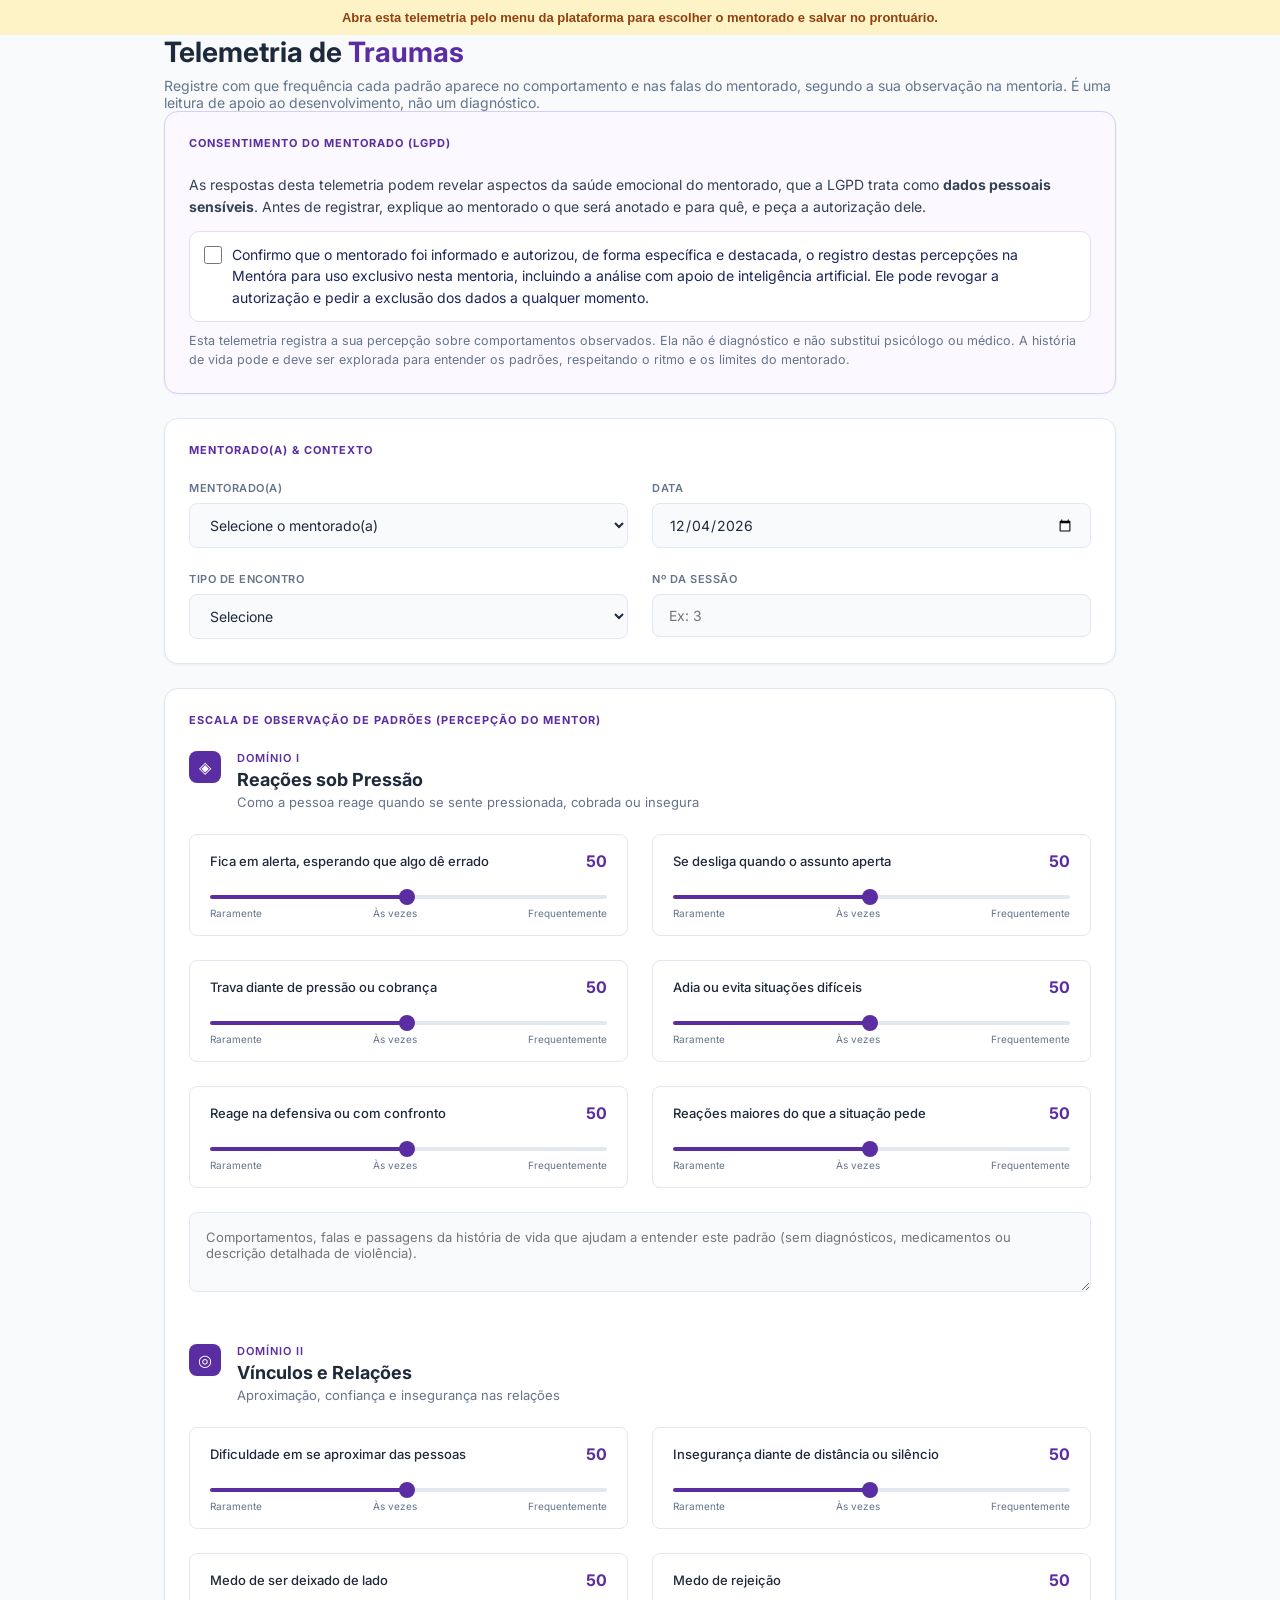
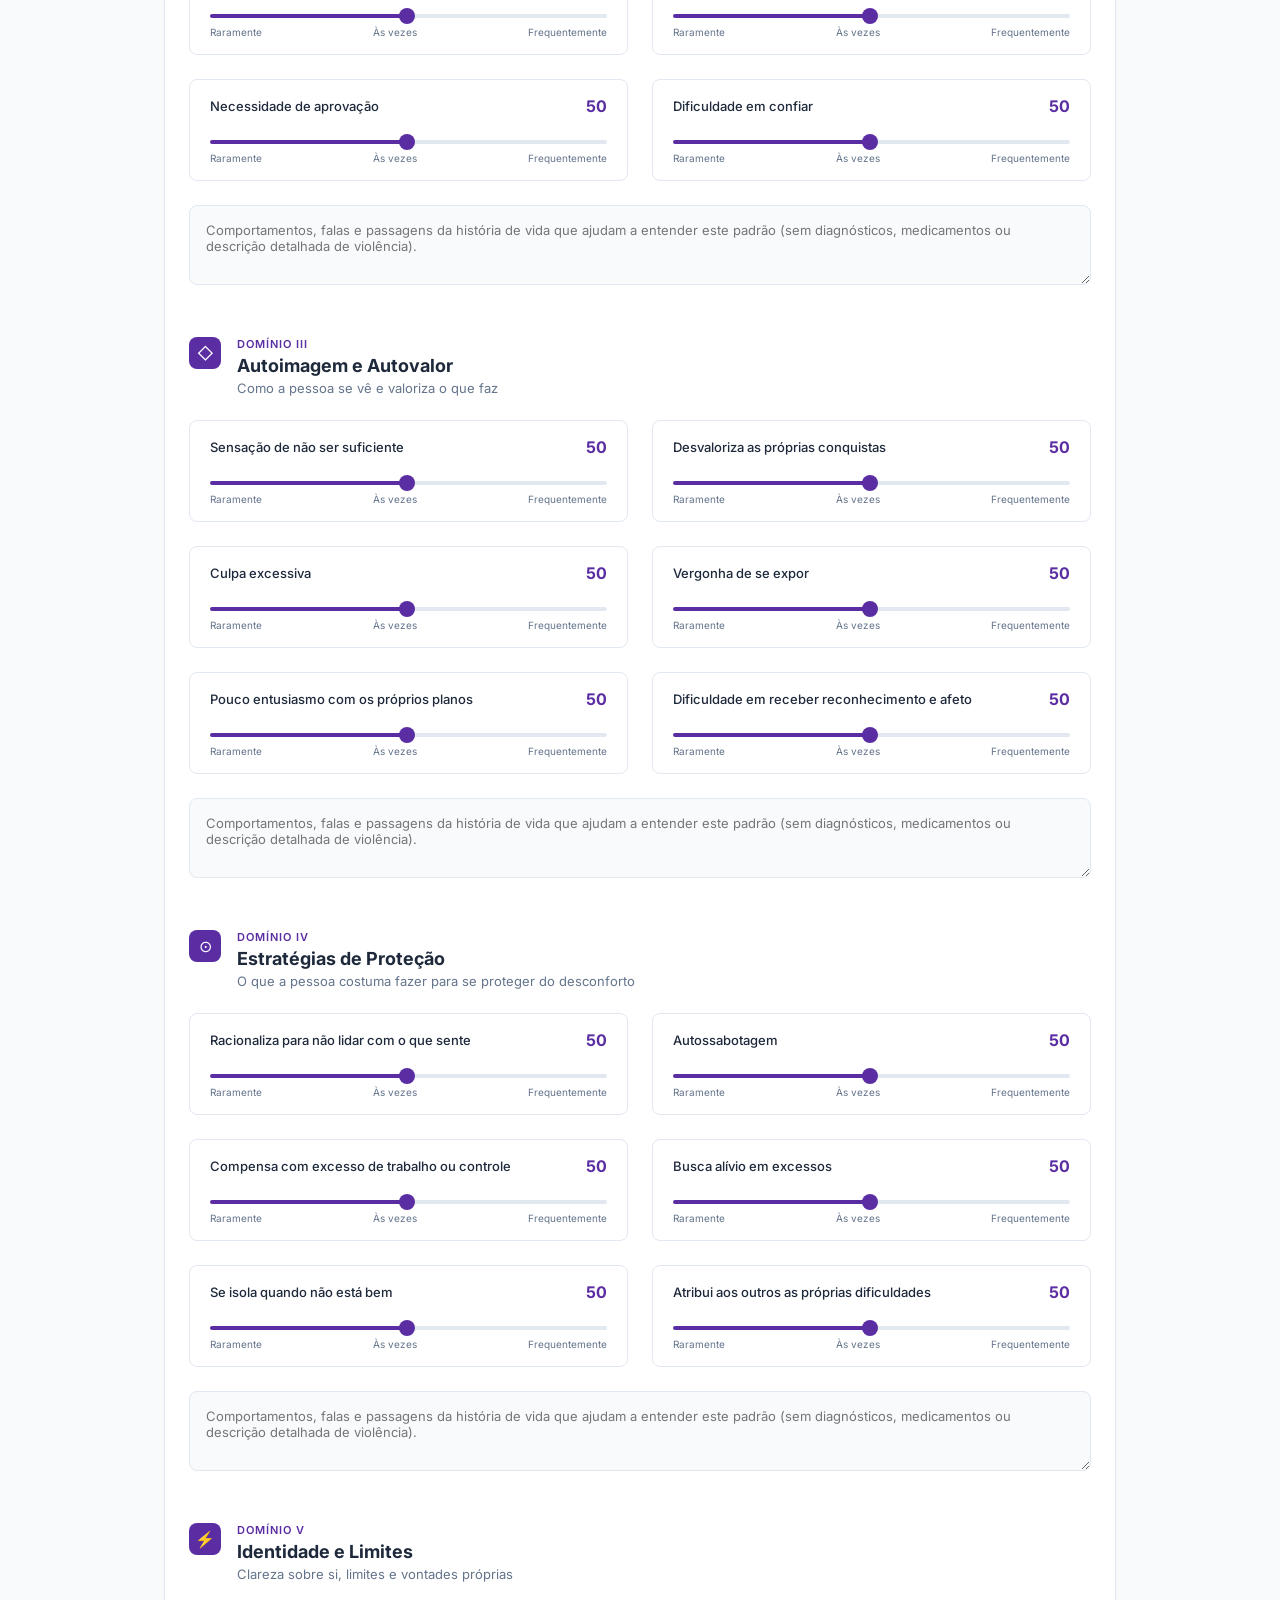
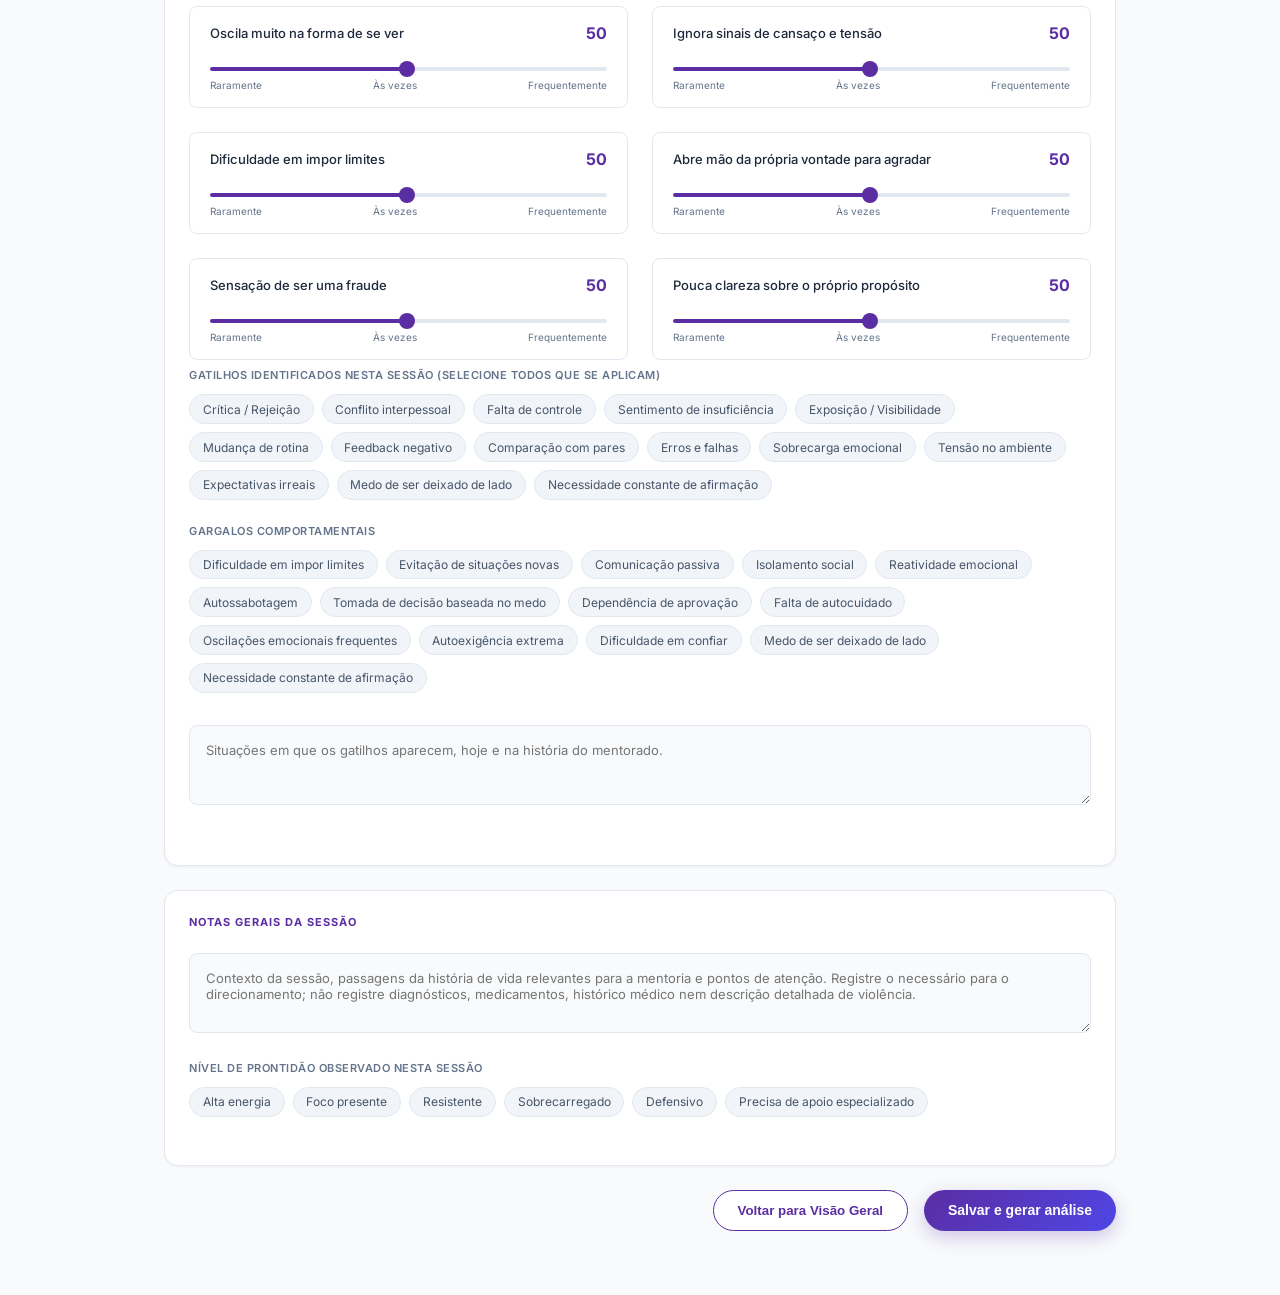
<file: telemetria_traumas.html>
<!DOCTYPE html>
<html lang="pt-BR">
<head>
    <meta charset="UTF-8"><meta name="viewport" content="width=device-width, initial-scale=1.0">
    <title>Telemetria de Traumas</title>
    <link href="https://fonts.googleapis.com/css2?family=Inter:wght@400;500;600;700&family=Playfair+Display:wght@600;700&display=swap" rel="stylesheet">
    <style>
        *, *::before, *::after { box-sizing: border-box; margin: 0; padding: 0; }
        :root { 
            --purple: #5B2DA3; 
            --blue: #3b82f6; 
            --cyan: #06b6d4;
            --indigo: #6366f1;
            --green: #10b981;
            --orange: #f59e0b;
            --red: #ef4444;
            --text: #1e293b; 
            --text-muted: #64748B; 
            --bg: #F8FAFC; 
            --card: #ffffff; 
            --border: #e2e8f0; 
            --pill-bg: #f1f5f9;
            --pill-text: #475569;
        }
        body { font-family: 'Inter', sans-serif; background: var(--bg); color: var(--text); min-height: 100vh; padding-bottom: 4rem; }
        
        .header { padding: 2rem 0; margin-bottom: 1rem; }
        .header h1 { font-family: 'Inter', sans-serif; font-size: 28px; margin-bottom: 0.5rem; color: #1e3a8a; font-weight: 700; }
        .header h1 span { color: #1e3a8a; }
        .header p { color: var(--text-muted); font-size: 14px; }
        
        .container { max-width: 1000px; margin: 0 auto; padding: 0 1.5rem; }
        
        .card-box {
            background: var(--card);
            border: 1px solid var(--border);
            border-radius: 12px;
            padding: 1.5rem;
            margin-bottom: 1.5rem;
            box-shadow: 0 1px 3px rgba(0,0,0,0.05);
        }

        .section-header {
            font-size: 11px;
            font-weight: 700;
            text-transform: uppercase;
            letter-spacing: 1px;
            color: var(--text-muted);
            margin-bottom: 1.5rem;
        }

        .form-row {
            display: grid;
            grid-template-columns: 1fr 1fr;
            gap: 1.5rem;
            margin-bottom: 1.5rem;
        }
        .fld { display: flex; flex-direction: column; gap: 0.5rem; }
        .flbl { font-size: 11px; font-weight: 600; color: var(--text-muted); text-transform: uppercase; letter-spacing: 0.5px; }
        .finp, .fsel { 
            background: var(--bg); border: 1px solid var(--border); border-radius: 8px; 
            padding: 0.75rem 1rem; color: var(--text); font-family: inherit; font-size: 14px; outline: none;
        }
        .finp:focus, .fsel:focus { border-color: var(--cyan); }

        .domain-header { display: flex; gap: 1rem; margin-bottom: 1.5rem; margin-top: 1rem; }
        .domain-icon { width: 32px; height: 32px; border-radius: 8px; display: flex; align-items: center; justify-content: center; font-size: 16px; color: white; flex-shrink: 0; }
        .domain-info h3 { font-size: 11px; text-transform: uppercase; letter-spacing: 1px; color: var(--text-muted); margin-bottom: 0.25rem; font-weight: 600; }
        .domain-info h2 { font-size: 18px; font-weight: 700; color: var(--text); margin-bottom: 0.25rem; }
        .domain-info p { font-size: 13px; color: var(--text-muted); }

        .sliders-grid { display: grid; grid-template-columns: 1fr 1fr; gap: 1.5rem; margin-bottom: 1.5rem; }
        .slider-wrap { background: var(--card); border: 1px solid var(--border); border-radius: 8px; padding: 1rem 1.25rem; }
        .slider-label { display: flex; justify-content: space-between; align-items: center; margin-bottom: 0.75rem; }
        .slider-name { font-size: 13px; font-weight: 500; color: var(--text); }
        .slider-value { font-size: 16px; font-weight: 700; color: var(--cyan); }
        input[type=range] { width: 100%; -webkit-appearance: none; height: 4px; border-radius: 2px; outline: none; cursor: pointer; margin-bottom: 0.5rem; background: #E2E8F0; }
        input[type=range]::-webkit-slider-thumb { -webkit-appearance: none; width: 16px; height: 16px; border-radius: 50%; background: var(--cyan); cursor: pointer; border: none; }
        .scale-labels { display: flex; justify-content: space-between; font-size: 10px; color: var(--text-muted); }

        .od-obs {
            width: 100%; background: var(--bg); border: 1px solid var(--border); border-radius: 8px;
            padding: 1rem; color: var(--text); font-family: inherit; font-size: 13px; min-height: 80px;
            resize: vertical; outline: none; margin-bottom: 2rem;
        }
        .od-obs:focus { border-color: var(--cyan); }

        .pills-container { display: flex; flex-wrap: wrap; gap: 0.5rem; margin-bottom: 1.5rem; }
        .pill {
            background: var(--pill-bg); color: var(--pill-text); border: 1px solid var(--border);
            padding: 0.4rem 0.8rem; border-radius: 100px; font-size: 12px; cursor: pointer; transition: all 0.2s; user-select: none;
        }
        .pill.active { background: var(--cyan); color: white; border-color: var(--cyan); }
        .pill.active.mood-pill { border-color: var(--green); color: var(--green); background: rgba(16,185,129,0.1); }

        .footer-actions { display: flex; justify-content: flex-end; gap: 1rem; margin-top: 1rem; }
        .btn-cancel { background: transparent; border: 1px solid var(--border); color: var(--text); padding: 0.75rem 1.5rem; border-radius: 8px; cursor: pointer; font-weight: 600; }
        .btn-analisar { background: #38bdf8; color: white; border: none; border-radius: 8px; padding: 0.75rem 1.5rem; font-size: 14px; font-weight: 600; cursor: pointer; transition: all 0.3s; display: flex; align-items: center; gap: 8px; }
        .btn-analisar:hover { background: #0284c7; }
        .btn-analisar:disabled { opacity: 0.6; cursor: not-allowed; }
        
        .resultado-box { display: none; background: #f0fdfa; border: 1px solid #ccfbf1; border-radius: 8px; padding: 1.5rem; margin-top: 2rem; line-height: 1.6; font-size: 14px; color: #0f766e; }
        
        .salvar-btn { background: var(--orange); color: white; border: none; border-radius: 8px; padding: 0.75rem 1.5rem; font-size: 14px; font-weight: 600; cursor: pointer; margin-top: 1rem; }
    </style>
</head>
<body>
    <div class="header container">
        <h1>Telemetria de <span>Traumas</span></h1>
        <p>Registre com que frequência cada padrão aparece no comportamento e nas falas do mentorado, segundo a sua observação na mentoria. É uma leitura de apoio ao desenvolvimento, não um diagnóstico.</p>
    </div>

    <div class="container">
        
        <!-- CONSENTIMENTO (LGPD) -->
        <div class="card-box lgpd-box" id="lgpd-box">
            <div class="section-header">CONSENTIMENTO DO MENTORADO (LGPD)</div>
            <p class="lgpd-txt">As respostas desta telemetria podem revelar aspectos da saúde emocional do mentorado, que a LGPD trata como <b>dados pessoais sensíveis</b>. Antes de registrar, explique ao mentorado o que será anotado e para quê, e peça a autorização dele.</p>
            <label class="lgpd-check"><input type="checkbox" id="lgpd-consentimento"> <span>Confirmo que o mentorado foi informado e autorizou, de forma específica e destacada, o registro destas percepções na Mentóra para uso exclusivo nesta mentoria, incluindo a análise com apoio de inteligência artificial. Ele pode revogar a autorização e pedir a exclusão dos dados a qualquer momento.</span></label>
            <p class="lgpd-nota">Esta telemetria registra a sua percepção sobre comportamentos observados. Ela não é diagnóstico e não substitui psicólogo ou médico. A história de vida pode e deve ser explorada para entender os padrões, respeitando o ritmo e os limites do mentorado.</p>
        </div>

        <!-- CONTEXTO -->
        <div class="card-box">
            <div class="section-header">MENTORADO(A) & CONTEXTO</div>
            <div class="form-row">
                <div class="fld">
                    <label class="flbl">MENTORADO(A)</label>
                    <select class="fsel" id="sel-mentorado">
                        <option value="">Selecione o mentorado(a)</option>
                    </select>
                </div>
                <div class="fld">
                    <label class="flbl">DATA</label>
                    <input class="finp" type="date" id="inp-data">
                </div>
            </div>
            <div class="form-row" style="margin-bottom:0;">
                <div class="fld">
                    <label class="flbl">TIPO DE ENCONTRO</label>
                    <select class="fsel" id="sel-encontro">
                        <option value="">Selecione</option>
                        <option>Sessão Individual</option>
                        <option>Sessão de aprofundamento</option>
                        <option>Sessão de acompanhamento</option>
                    </select>
                </div>
                <div class="fld">
                    <label class="flbl">Nº DA SESSÃO</label>
                    <input class="finp" type="text" placeholder="Ex: 3" id="inp-sessao">
                </div>
            </div>
        </div>

        <!-- DOMÍNIOS -->
        <div class="card-box">
            <div class="section-header">ESCALA DE OBSERVAÇÃO DE PADRÕES (PERCEPÇÃO DO MENTOR)</div>
            
            <div class="domain-block">
                <div class="domain-header">
                    <div class="domain-icon" style="background:var(--cyan);">◈</div>
                    <div class="domain-info">
                        <h3>DOMÍNIO I</h3>
                        <h2>Reações sob Pressão</h2>
                        <p>Como a pessoa reage quando se sente pressionada, cobrada ou insegura</p>
                    </div>
                </div>
                <div class="sliders-grid">
                    <div class="slider-wrap"><div class="slider-label"><span class="slider-name">Fica em alerta, esperando que algo dê errado</span><span class="slider-value" id="val-hipervigilancia" style="color:var(--cyan);">50</span></div><input type="range" min="1" max="100" value="50" id="hipervigilancia" data-color="var(--cyan)" oninput="updateSlider('hipervigilancia', this.value, 'var(--cyan)')"><div class="scale-labels"><span>Raramente</span><span>Às vezes</span><span>Frequentemente</span></div></div>
                    <div class="slider-wrap"><div class="slider-label"><span class="slider-name">Se desliga quando o assunto aperta</span><span class="slider-value" id="val-dissociacao" style="color:var(--cyan);">50</span></div><input type="range" min="1" max="100" value="50" id="dissociacao" data-color="var(--cyan)" oninput="updateSlider('dissociacao', this.value, 'var(--cyan)')"><div class="scale-labels"><span>Raramente</span><span>Às vezes</span><span>Frequentemente</span></div></div>
                    <div class="slider-wrap"><div class="slider-label"><span class="slider-name">Trava diante de pressão ou cobrança</span><span class="slider-value" id="val-congelamento" style="color:var(--cyan);">50</span></div><input type="range" min="1" max="100" value="50" id="congelamento" data-color="var(--cyan)" oninput="updateSlider('congelamento', this.value, 'var(--cyan)')"><div class="scale-labels"><span>Raramente</span><span>Às vezes</span><span>Frequentemente</span></div></div>
                    <div class="slider-wrap"><div class="slider-label"><span class="slider-name">Adia ou evita situações difíceis</span><span class="slider-value" id="val-fuga" style="color:var(--cyan);">50</span></div><input type="range" min="1" max="100" value="50" id="fuga" data-color="var(--cyan)" oninput="updateSlider('fuga', this.value, 'var(--cyan)')"><div class="scale-labels"><span>Raramente</span><span>Às vezes</span><span>Frequentemente</span></div></div>
                    <div class="slider-wrap"><div class="slider-label"><span class="slider-name">Reage na defensiva ou com confronto</span><span class="slider-value" id="val-luta" style="color:var(--cyan);">50</span></div><input type="range" min="1" max="100" value="50" id="luta" data-color="var(--cyan)" oninput="updateSlider('luta', this.value, 'var(--cyan)')"><div class="scale-labels"><span>Raramente</span><span>Às vezes</span><span>Frequentemente</span></div></div>
                    <div class="slider-wrap"><div class="slider-label"><span class="slider-name">Reações maiores do que a situação pede</span><span class="slider-value" id="val-reatividade" style="color:var(--cyan);">50</span></div><input type="range" min="1" max="100" value="50" id="reatividade" data-color="var(--cyan)" oninput="updateSlider('reatividade', this.value, 'var(--cyan)')"><div class="scale-labels"><span>Raramente</span><span>Às vezes</span><span>Frequentemente</span></div></div>
                </div>
                <textarea class="od-obs" placeholder="Comportamentos, falas e passagens da história de vida que ajudam a entender este padrão (sem diagnósticos, medicamentos ou descrição detalhada de violência)."></textarea>
            </div>

            <div class="domain-block">
                <div class="domain-header">
                    <div class="domain-icon" style="background:var(--indigo);">◎</div>
                    <div class="domain-info">
                        <h3>DOMÍNIO II</h3>
                        <h2>Vínculos e Relações</h2>
                        <p>Aproximação, confiança e insegurança nas relações</p>
                    </div>
                </div>
                <div class="sliders-grid">
                    <div class="slider-wrap"><div class="slider-label"><span class="slider-name">Dificuldade em se aproximar das pessoas</span><span class="slider-value" id="val-evitacao_int" style="color:var(--indigo);">50</span></div><input type="range" min="1" max="100" value="50" id="evitacao_int" data-color="var(--indigo)" oninput="updateSlider('evitacao_int', this.value, 'var(--indigo)')"><div class="scale-labels"><span>Raramente</span><span>Às vezes</span><span>Frequentemente</span></div></div>
                    <div class="slider-wrap"><div class="slider-label"><span class="slider-name">Insegurança diante de distância ou silêncio</span><span class="slider-value" id="val-ansiedade_sep" style="color:var(--indigo);">50</span></div><input type="range" min="1" max="100" value="50" id="ansiedade_sep" data-color="var(--indigo)" oninput="updateSlider('ansiedade_sep', this.value, 'var(--indigo)')"><div class="scale-labels"><span>Raramente</span><span>Às vezes</span><span>Frequentemente</span></div></div>
                    <div class="slider-wrap"><div class="slider-label"><span class="slider-name">Medo de ser deixado de lado</span><span class="slider-value" id="val-medo_abandono" style="color:var(--indigo);">50</span></div><input type="range" min="1" max="100" value="50" id="medo_abandono" data-color="var(--indigo)" oninput="updateSlider('medo_abandono', this.value, 'var(--indigo)')"><div class="scale-labels"><span>Raramente</span><span>Às vezes</span><span>Frequentemente</span></div></div>
                    <div class="slider-wrap"><div class="slider-label"><span class="slider-name">Medo de rejeição</span><span class="slider-value" id="val-medo_rejeicao" style="color:var(--indigo);">50</span></div><input type="range" min="1" max="100" value="50" id="medo_rejeicao" data-color="var(--indigo)" oninput="updateSlider('medo_rejeicao', this.value, 'var(--indigo)')"><div class="scale-labels"><span>Raramente</span><span>Às vezes</span><span>Frequentemente</span></div></div>
                    <div class="slider-wrap"><div class="slider-label"><span class="slider-name">Necessidade de aprovação</span><span class="slider-value" id="val-nec_afirmacao" style="color:var(--indigo);">50</span></div><input type="range" min="1" max="100" value="50" id="nec_afirmacao" data-color="var(--indigo)" oninput="updateSlider('nec_afirmacao', this.value, 'var(--indigo)')"><div class="scale-labels"><span>Raramente</span><span>Às vezes</span><span>Frequentemente</span></div></div>
                    <div class="slider-wrap"><div class="slider-label"><span class="slider-name">Dificuldade em confiar</span><span class="slider-value" id="val-desconfianca" style="color:var(--indigo);">50</span></div><input type="range" min="1" max="100" value="50" id="desconfianca" data-color="var(--indigo)" oninput="updateSlider('desconfianca', this.value, 'var(--indigo)')"><div class="scale-labels"><span>Raramente</span><span>Às vezes</span><span>Frequentemente</span></div></div>
                </div>
                <textarea class="od-obs" placeholder="Comportamentos, falas e passagens da história de vida que ajudam a entender este padrão (sem diagnósticos, medicamentos ou descrição detalhada de violência)."></textarea>
            </div>

            <div class="domain-block">
                <div class="domain-header">
                    <div class="domain-icon" style="background:var(--green);">◇</div>
                    <div class="domain-info">
                        <h3>DOMÍNIO III</h3>
                        <h2>Autoimagem e Autovalor</h2>
                        <p>Como a pessoa se vê e valoriza o que faz</p>
                    </div>
                </div>
                <div class="sliders-grid">
                    <div class="slider-wrap"><div class="slider-label"><span class="slider-name">Sensação de não ser suficiente</span><span class="slider-value" id="val-inadequacao" style="color:var(--green);">50</span></div><input type="range" min="1" max="100" value="50" id="inadequacao" data-color="var(--green)" oninput="updateSlider('inadequacao', this.value, 'var(--green)')"><div class="scale-labels"><span>Raramente</span><span>Às vezes</span><span>Frequentemente</span></div></div>
                    <div class="slider-wrap"><div class="slider-label"><span class="slider-name">Desvaloriza as próprias conquistas</span><span class="slider-value" id="val-desvalorizacao" style="color:var(--green);">50</span></div><input type="range" min="1" max="100" value="50" id="desvalorizacao" data-color="var(--green)" oninput="updateSlider('desvalorizacao', this.value, 'var(--green)')"><div class="scale-labels"><span>Raramente</span><span>Às vezes</span><span>Frequentemente</span></div></div>
                    <div class="slider-wrap"><div class="slider-label"><span class="slider-name">Culpa excessiva</span><span class="slider-value" id="val-culpa" style="color:var(--green);">50</span></div><input type="range" min="1" max="100" value="50" id="culpa" data-color="var(--green)" oninput="updateSlider('culpa', this.value, 'var(--green)')"><div class="scale-labels"><span>Raramente</span><span>Às vezes</span><span>Frequentemente</span></div></div>
                    <div class="slider-wrap"><div class="slider-label"><span class="slider-name">Vergonha de se expor</span><span class="slider-value" id="val-vergonha_int" style="color:var(--green);">50</span></div><input type="range" min="1" max="100" value="50" id="vergonha_int" data-color="var(--green)" oninput="updateSlider('vergonha_int', this.value, 'var(--green)')"><div class="scale-labels"><span>Raramente</span><span>Às vezes</span><span>Frequentemente</span></div></div>
                    <div class="slider-wrap"><div class="slider-label"><span class="slider-name">Pouco entusiasmo com os próprios planos</span><span class="slider-value" id="val-vazio" style="color:var(--green);">50</span></div><input type="range" min="1" max="100" value="50" id="vazio" data-color="var(--green)" oninput="updateSlider('vazio', this.value, 'var(--green)')"><div class="scale-labels"><span>Raramente</span><span>Às vezes</span><span>Frequentemente</span></div></div>
                    <div class="slider-wrap"><div class="slider-label"><span class="slider-name">Dificuldade em receber reconhecimento e afeto</span><span class="slider-value" id="val-nao_amavel" style="color:var(--green);">50</span></div><input type="range" min="1" max="100" value="50" id="nao_amavel" data-color="var(--green)" oninput="updateSlider('nao_amavel', this.value, 'var(--green)')"><div class="scale-labels"><span>Raramente</span><span>Às vezes</span><span>Frequentemente</span></div></div>
                </div>
                <textarea class="od-obs" placeholder="Comportamentos, falas e passagens da história de vida que ajudam a entender este padrão (sem diagnósticos, medicamentos ou descrição detalhada de violência)."></textarea>
            </div>

            <div class="domain-block">
                <div class="domain-header">
                    <div class="domain-icon" style="background:var(--orange);">⊙</div>
                    <div class="domain-info">
                        <h3>DOMÍNIO IV</h3>
                        <h2>Estratégias de Proteção</h2>
                        <p>O que a pessoa costuma fazer para se proteger do desconforto</p>
                    </div>
                </div>
                <div class="sliders-grid">
                    <div class="slider-wrap"><div class="slider-label"><span class="slider-name">Racionaliza para não lidar com o que sente</span><span class="slider-value" id="val-racionalizacao" style="color:var(--orange);">50</span></div><input type="range" min="1" max="100" value="50" id="racionalizacao" data-color="var(--orange)" oninput="updateSlider('racionalizacao', this.value, 'var(--orange)')"><div class="scale-labels"><span>Raramente</span><span>Às vezes</span><span>Frequentemente</span></div></div>
                    <div class="slider-wrap"><div class="slider-label"><span class="slider-name">Autossabotagem</span><span class="slider-value" id="val-autossabotagem" style="color:var(--orange);">50</span></div><input type="range" min="1" max="100" value="50" id="autossabotagem" data-color="var(--orange)" oninput="updateSlider('autossabotagem', this.value, 'var(--orange)')"><div class="scale-labels"><span>Raramente</span><span>Às vezes</span><span>Frequentemente</span></div></div>
                    <div class="slider-wrap"><div class="slider-label"><span class="slider-name">Compensa com excesso de trabalho ou controle</span><span class="slider-value" id="val-compensatorios" style="color:var(--orange);">50</span></div><input type="range" min="1" max="100" value="50" id="compensatorios" data-color="var(--orange)" oninput="updateSlider('compensatorios', this.value, 'var(--orange)')"><div class="scale-labels"><span>Raramente</span><span>Às vezes</span><span>Frequentemente</span></div></div>
                    <div class="slider-wrap"><div class="slider-label"><span class="slider-name">Busca alívio em excessos</span><span class="slider-value" id="val-fuga_anestesia" style="color:var(--orange);">50</span></div><input type="range" min="1" max="100" value="50" id="fuga_anestesia" data-color="var(--orange)" oninput="updateSlider('fuga_anestesia', this.value, 'var(--orange)')"><div class="scale-labels"><span>Raramente</span><span>Às vezes</span><span>Frequentemente</span></div></div>
                    <div class="slider-wrap"><div class="slider-label"><span class="slider-name">Se isola quando não está bem</span><span class="slider-value" id="val-isolamento_prot" style="color:var(--orange);">50</span></div><input type="range" min="1" max="100" value="50" id="isolamento_prot" data-color="var(--orange)" oninput="updateSlider('isolamento_prot', this.value, 'var(--orange)')"><div class="scale-labels"><span>Raramente</span><span>Às vezes</span><span>Frequentemente</span></div></div>
                    <div class="slider-wrap"><div class="slider-label"><span class="slider-name">Atribui aos outros as próprias dificuldades</span><span class="slider-value" id="val-projecao" style="color:var(--orange);">50</span></div><input type="range" min="1" max="100" value="50" id="projecao" data-color="var(--orange)" oninput="updateSlider('projecao', this.value, 'var(--orange)')"><div class="scale-labels"><span>Raramente</span><span>Às vezes</span><span>Frequentemente</span></div></div>
                </div>
                <textarea class="od-obs" placeholder="Comportamentos, falas e passagens da história de vida que ajudam a entender este padrão (sem diagnósticos, medicamentos ou descrição detalhada de violência)."></textarea>
            </div>

            <div class="domain-block">
                <div class="domain-header">
                    <div class="domain-icon" style="background:var(--red);">⚡</div>
                    <div class="domain-info">
                        <h3>DOMÍNIO V</h3>
                        <h2>Identidade e Limites</h2>
                        <p>Clareza sobre si, limites e vontades próprias</p>
                    </div>
                </div>
                <div class="sliders-grid">
                    <div class="slider-wrap"><div class="slider-label"><span class="slider-name">Oscila muito na forma de se ver</span><span class="slider-value" id="val-fragmentacao" style="color:var(--red);">50</span></div><input type="range" min="1" max="100" value="50" id="fragmentacao" data-color="var(--red)" oninput="updateSlider('fragmentacao', this.value, 'var(--red)')"><div class="scale-labels"><span>Raramente</span><span>Às vezes</span><span>Frequentemente</span></div></div>
                    <div class="slider-wrap"><div class="slider-label"><span class="slider-name">Ignora sinais de cansaço e tensão</span><span class="slider-value" id="val-desconexao" style="color:var(--red);">50</span></div><input type="range" min="1" max="100" value="50" id="desconexao" data-color="var(--red)" oninput="updateSlider('desconexao', this.value, 'var(--red)')"><div class="scale-labels"><span>Raramente</span><span>Às vezes</span><span>Frequentemente</span></div></div>
                    <div class="slider-wrap"><div class="slider-label"><span class="slider-name">Dificuldade em impor limites</span><span class="slider-value" id="val-limites_pessoais" style="color:var(--red);">50</span></div><input type="range" min="1" max="100" value="50" id="limites_pessoais" data-color="var(--red)" oninput="updateSlider('limites_pessoais', this.value, 'var(--red)')"><div class="scale-labels"><span>Raramente</span><span>Às vezes</span><span>Frequentemente</span></div></div>
                    <div class="slider-wrap"><div class="slider-label"><span class="slider-name">Abre mão da própria vontade para agradar</span><span class="slider-value" id="val-fawning" style="color:var(--red);">50</span></div><input type="range" min="1" max="100" value="50" id="fawning" data-color="var(--red)" oninput="updateSlider('fawning', this.value, 'var(--red)')"><div class="scale-labels"><span>Raramente</span><span>Às vezes</span><span>Frequentemente</span></div></div>
                    <div class="slider-wrap"><div class="slider-label"><span class="slider-name">Sensação de ser uma fraude</span><span class="slider-value" id="val-fraude" style="color:var(--red);">50</span></div><input type="range" min="1" max="100" value="50" id="fraude" data-color="var(--red)" oninput="updateSlider('fraude', this.value, 'var(--red)')"><div class="scale-labels"><span>Raramente</span><span>Às vezes</span><span>Frequentemente</span></div></div>
                    <div class="slider-wrap"><div class="slider-label"><span class="slider-name">Pouca clareza sobre o próprio propósito</span><span class="slider-value" id="val-perda_proposito" style="color:var(--red);">50</span></div><input type="range" min="1" max="100" value="50" id="perda_proposito" data-color="var(--red)" oninput="updateSlider('perda_proposito', this.value, 'var(--red)')"><div class="scale-labels"><span>Raramente</span><span>Às vezes</span><span>Frequentemente</span></div></div>
                </div>
            </div>

            <!-- GATILHOS E GARGALOS ADDED HERE TO MATCH LEADER -->
            <div style="margin-bottom:2rem; margin-top:-1rem;">
                <div class="flbl" style="margin-bottom:0.75rem;">GATILHOS IDENTIFICADOS NESTA SESSÃO (SELECIONE TODOS QUE SE APLICAM)</div>
                <div class="pills-container" id="gatilhos">
                    <div class="pill">Crítica / Rejeição</div><div class="pill">Conflito interpessoal</div><div class="pill">Falta de controle</div><div class="pill">Sentimento de insuficiência</div><div class="pill">Exposição / Visibilidade</div><div class="pill">Mudança de rotina</div><div class="pill">Feedback negativo</div><div class="pill">Comparação com pares</div><div class="pill">Erros e falhas</div><div class="pill">Sobrecarga emocional</div><div class="pill">Tensão no ambiente</div><div class="pill">Expectativas irreais</div><div class="pill">Medo de ser deixado de lado</div><div class="pill">Necessidade constante de afirmação</div>
                </div>
                <div class="flbl" style="margin-bottom:0.75rem; margin-top:1.5rem;">GARGALOS COMPORTAMENTAIS</div>
                <div class="pills-container" id="gargalos">
                    <div class="pill">Dificuldade em impor limites</div><div class="pill">Evitação de situações novas</div><div class="pill">Comunicação passiva</div><div class="pill">Isolamento social</div><div class="pill">Reatividade emocional</div><div class="pill">Autossabotagem</div><div class="pill">Tomada de decisão baseada no medo</div><div class="pill">Dependência de aprovação</div><div class="pill">Falta de autocuidado</div><div class="pill">Oscilações emocionais frequentes</div><div class="pill">Autoexigência extrema</div><div class="pill">Dificuldade em confiar</div><div class="pill">Medo de ser deixado de lado</div><div class="pill">Necessidade constante de afirmação</div>
                </div>
            </div>
            <textarea class="od-obs" placeholder="Situações em que os gatilhos aparecem, hoje e na história do mentorado."></textarea>
            
        </div>

        <!-- NOTAS FINAIS -->
        <div class="card-box">
            <div class="section-header">NOTAS GERAIS DA SESSÃO</div>
            <textarea class="od-obs" id="notas-gerais" placeholder="Contexto da sessão, passagens da história de vida relevantes para a mentoria e pontos de atenção. Registre o necessário para o direcionamento; não registre diagnósticos, medicamentos, histórico médico nem descrição detalhada de violência." style="margin-bottom:1.5rem;"></textarea>
            
            <div class="flbl" style="margin-bottom:0.75rem;">NÍVEL DE PRONTIDÃO OBSERVADO NESTA SESSÃO</div>
            <div class="pills-container" id="prontidao">
                <div class="pill mood-btn">Alta energia</div>
                <div class="pill mood-btn">Foco presente</div>
                <div class="pill mood-btn">Resistente</div>
                <div class="pill mood-btn">Sobrecarregado</div>
                <div class="pill mood-btn">Defensivo</div>
                <div class="pill mood-btn" id="pill-apoio">Precisa de apoio especializado</div>
            </div>
            <div class="apoio-aviso" id="apoio-aviso"><b>Mentoria não substitui atendimento em saúde mental.</b> Converse com cuidado e oriente o mentorado a procurar um psicólogo ou médico. Em situação de risco imediato: CVV 188 (24 horas, gratuito) ou SAMU 192.</div>
        </div>

        <div class="footer-actions">
            <button class="btn-cancel" onclick="MentoraPonte.voltar()">Voltar para Visão Geral</button>
            <button class="btn-analisar" id="btn-analisar" onclick="salvarEAnalisar()">Salvar e gerar análise</button>
        </div>

        <div class="resultado-box" id="resultado">
            <div style="font-weight:700; margin-bottom:1rem; font-size:16px;">Análise com Agente Mentóra</div>
            <div id="resultado-texto" style="white-space: pre-line;"></div>
        </div>

    </div>

    <script>
        const EDGE_URL = 'https://duhaqygpyamjelwxylmn.supabase.co/functions/v1/proxy-ia';
        
        document.getElementById('inp-data').valueAsDate = new Date();

        function updateSlider(id, value, color) { 
            const valEl = document.getElementById('val-'+id);
            if(valEl) { valEl.textContent = value; valEl.style.color = color; }
            const s = document.getElementById(id); 
            if(s) {
                const pct = value; 
                s.style.background = `linear-gradient(to right, ${color} 0%, ${color} ${pct}%, #E2E8F0 ${pct}%, #E2E8F0 100%)`; 
            }
        }

        // Normal pills toggle
        document.querySelectorAll('.pill:not(.mood-btn)').forEach(p => {
            p.addEventListener('click', () => p.classList.toggle('active'));
        });

        // Mood pills act as radio buttons
        document.querySelectorAll('.mood-btn').forEach(p => {
            p.addEventListener('click', () => {
                document.querySelectorAll('.mood-btn').forEach(m => m.classList.remove('active', 'mood-pill'));
                p.classList.add('active', 'mood-pill');
                const av = document.getElementById('apoio-aviso'); if (av) av.style.display = p.id === 'pill-apoio' ? 'block' : 'none';
            });
        });

        function getValuesStr() { 
            let data = [];
            data.push("Contexto:");
            data.push(`- Mentorado(a): ${document.getElementById('sel-mentorado').value || 'Não informado'}`);
            data.push(`- Tipo: ${document.getElementById('sel-encontro').value || 'Não informado'}`);
            data.push(`- Sessão: ${document.getElementById('inp-sessao').value || 'N/A'}`);
            
            document.querySelectorAll('.domain-block').forEach(dom => {
                let title = dom.querySelector('h2').textContent;
                data.push("\n## " + title);
                dom.querySelectorAll('.slider-wrap').forEach(sw => {
                    let name = sw.querySelector('.slider-name').textContent;
                    let val = sw.querySelector('input').value;
                    data.push(`- ${name}: ${val}/100`);
                });
                let obs = dom.querySelector('textarea');
                if(obs && obs.value.trim()) {
                    data.push(`- Observação: ${obs.value.trim()}`);
                }
            });

            let gatilhos = Array.from(document.querySelectorAll('#gatilhos .pill.active')).map(p => p.textContent);
            if(gatilhos.length > 0) data.push("\n## Gatilhos Identificados: " + gatilhos.join(', '));

            let gargalos = Array.from(document.querySelectorAll('#gargalos .pill.active')).map(p => p.textContent);
            if(gargalos.length > 0) data.push("## Gargalos Comportamentais: " + gargalos.join(', '));

            let geral = document.getElementById('notas-gerais').value;
            if(geral.trim()) data.push("\n## Notas Gerais: " + geral.trim());

            let humor = document.querySelector('.mood-btn.active');
            if(humor) data.push("## Nível de Prontidão: " + humor.textContent);

            return data.join('\n');
        }

        async function salvarEAnalisar() {
            const btn=document.getElementById('btn-analisar'), resultBox=document.getElementById('resultado'), resultText=document.getElementById('resultado-texto');
            const ok = document.getElementById('lgpd-consentimento');
            if (!ok || !ok.checked) {
                alert('Antes de salvar, confirme o consentimento do mentorado (LGPD) no início da página.');
                document.getElementById('lgpd-box').scrollIntoView({ behavior: 'smooth', block: 'center' });
                return;
            }
            btn.disabled=true; btn.textContent='Salvando...';
            
            const indStr = getValuesStr();
            const prompt = ''; // a análise com o Agente Mentóra é feita na Visão Geral
            
            await MentoraPonte.analisarESalvar({
                tipo: 'trauma', titulo: 'Telemetria de Traumas', indStr, prompt,
                dadosExtra: { consentimento: { confirmado: true, versao: 'traumas-v1-2026-10-01', forma: 'declaracao_do_mentor', registrado_em: new Date().toISOString() } },
                btn, resultBox, resultText, textoBotao: '✨ Salvar & Gerar Análise com Agente Mentóra'
            });
        }

        async function salvarResultado() {
            const ok = document.getElementById('lgpd-consentimento');
            if (!ok || !ok.checked) { alert('Antes de salvar, confirme o consentimento do mentorado (LGPD) no início da página.'); return; }
            await MentoraPonte.salvarManual({
                tipo: 'trauma', titulo: 'Telemetria de Traumas',
                dadosExtra: { consentimento: { confirmado: true, versao: 'traumas-v1-2026-10-01', forma: 'declaracao_do_mentor', registrado_em: new Date().toISOString() } },
                indStr: getValuesStr(),
                analise: (document.getElementById('resultado-texto') || {}).textContent || ''
            });
        }

        // Init ranges
        document.querySelectorAll('input[type=range]').forEach(s => {
            updateSlider(s.id, s.value, s.dataset.color);
        });
        
        // Load mentees se vier de dashboard
        if(typeof getMentees === 'function') {
            const ms = getMentees();
            const sel = document.getElementById('sel-mentorado');
            ms.forEach(m => {
                { const o = document.createElement('option'); o.value = m.id; o.textContent = m.nome || 'Mentorado'; sel.appendChild(o); }
            });
        }
    </script>
    <script src="telemetria_ponte.js?v=20261003b"></script>

<style id="tele-pdf-estilo">
.lgpd-box { border:1.5px solid #D9CCF5 !important; background:#FBF9FF !important; }
.lgpd-txt { font-size:14px; color:#334155; line-height:1.6; margin:0 0 12px; }
.lgpd-check { display:flex; gap:10px; align-items:flex-start; font-size:14px; color:#1B2559; line-height:1.55; cursor:pointer; background:#fff; border:1px solid #E4DDF7; border-radius:10px; padding:12px 14px; }
.lgpd-check input { width:18px; height:18px; margin-top:2px; accent-color:#5B2DA3; flex-shrink:0; }
.lgpd-nota { font-size:12.5px; color:#64748B; margin:10px 0 0; line-height:1.5; }
.apoio-aviso { display:none; margin-top:12px; font-size:13.5px; line-height:1.55; color:#7C2D12; background:#FFF7ED; border:1px solid #FED7AA; border-radius:10px; padding:12px 14px; }
.btn-pdf-tele { background:#fff; color:#5B2DA3; border:1.5px solid #5B2DA3; border-radius:8px; padding:0.75rem 1.25rem; font-size:14px; font-weight:600; cursor:pointer; }
.btn-pdf-tele:hover { background:#F5F3FF; }
@media print {
  .footer-actions, button, .btn-pdf-tele { display:none !important; }
  body { background:#fff !important; }
  .resultado-box:empty { display:none !important; }
  * { -webkit-print-color-adjust:exact; print-color-adjust:exact; }
}
</style>
<script>
// Baixar PDF da telemetria: abre a impressão do navegador (escolha "Salvar como PDF")
function baixarPDFTelemetria() {
  var tituloOrig = document.title;
  var d = new Date();
  var sel = document.querySelector('select');
  var nome = sel && sel.options[sel.selectedIndex] ? sel.options[sel.selectedIndex].text : '';
  document.title = 'Mentora - ' + tituloOrig + (nome && !/selecion/i.test(nome) ? ' - ' + nome : '') + ' - ' + d.toLocaleDateString('pt-BR').replace(/\//g, '-');
  var res = document.getElementById('resultado');
  var estavaOculto = res && getComputedStyle(res).display === 'none' && (document.getElementById('resultado-texto') || {}).textContent;
  if (estavaOculto) res.style.display = 'block';
  setTimeout(function () { window.print(); document.title = tituloOrig; }, 100);
}
</script>
</body>
</html>
</file>
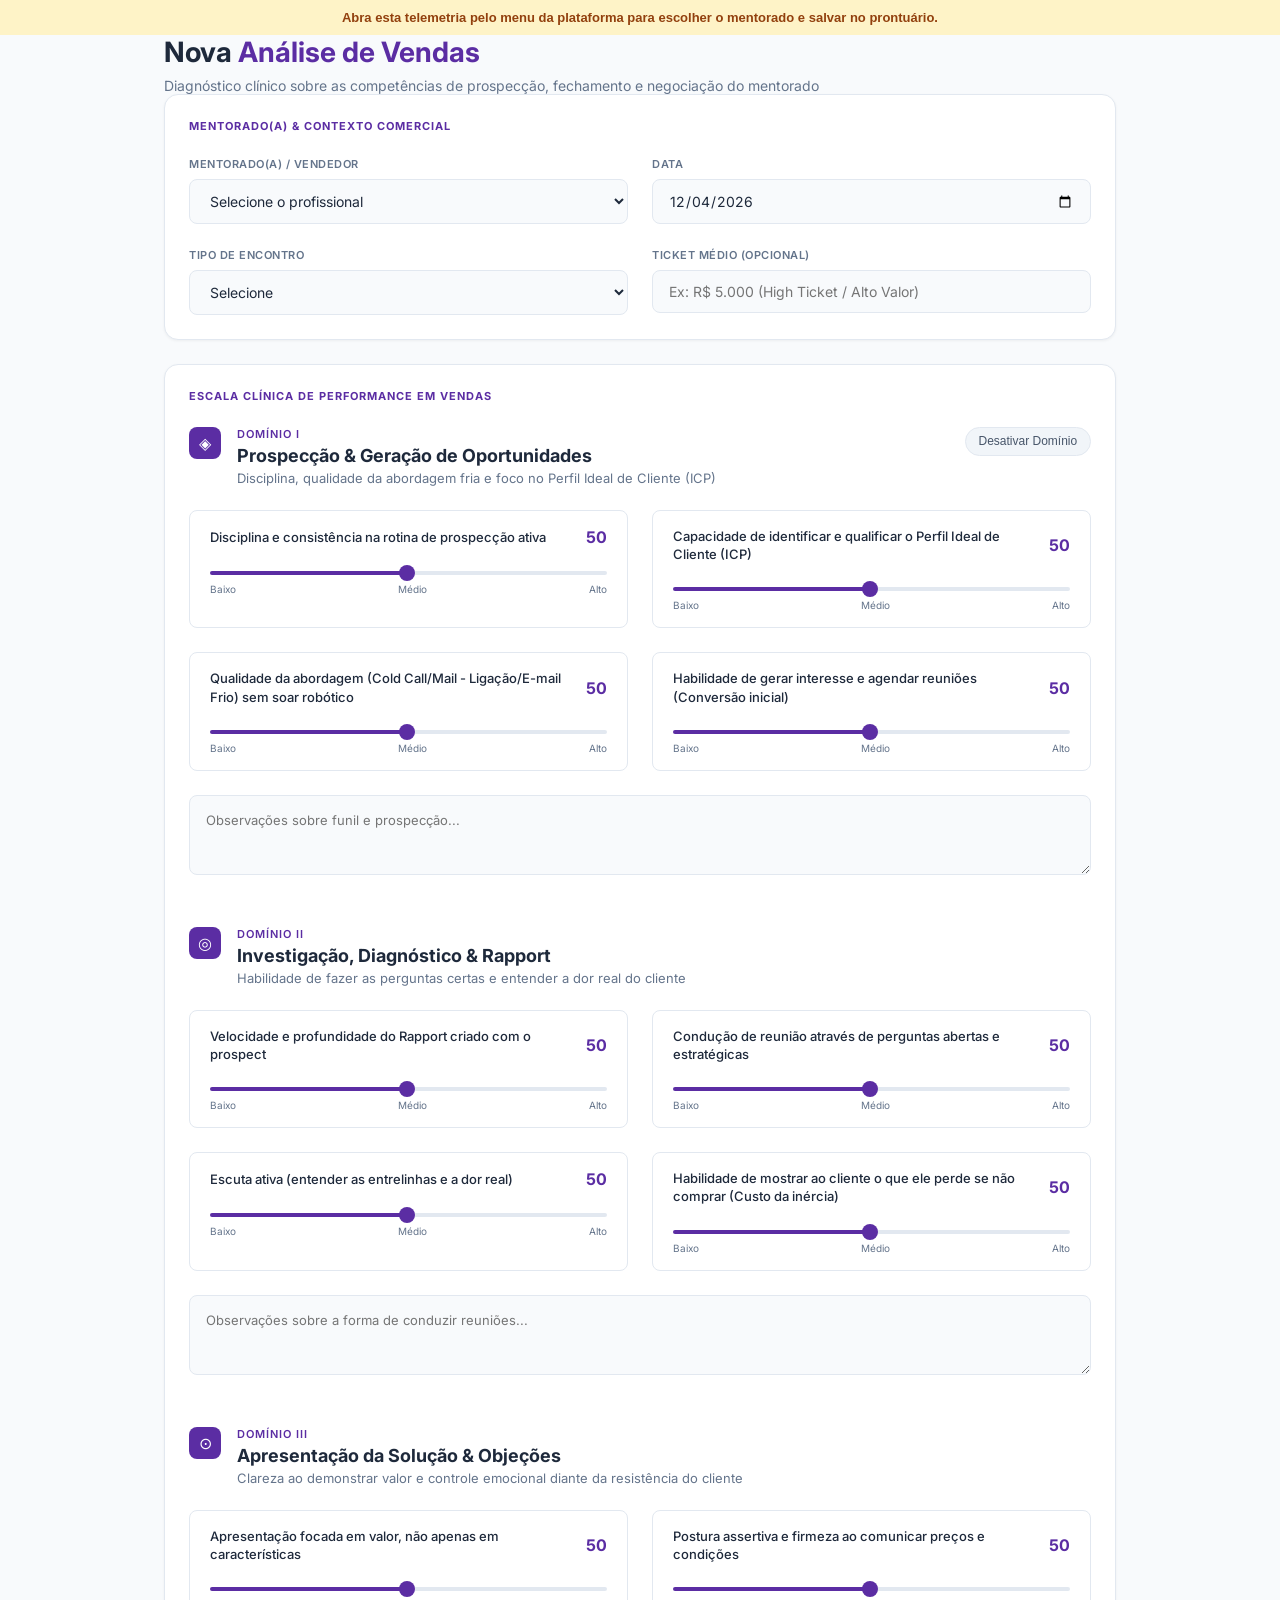
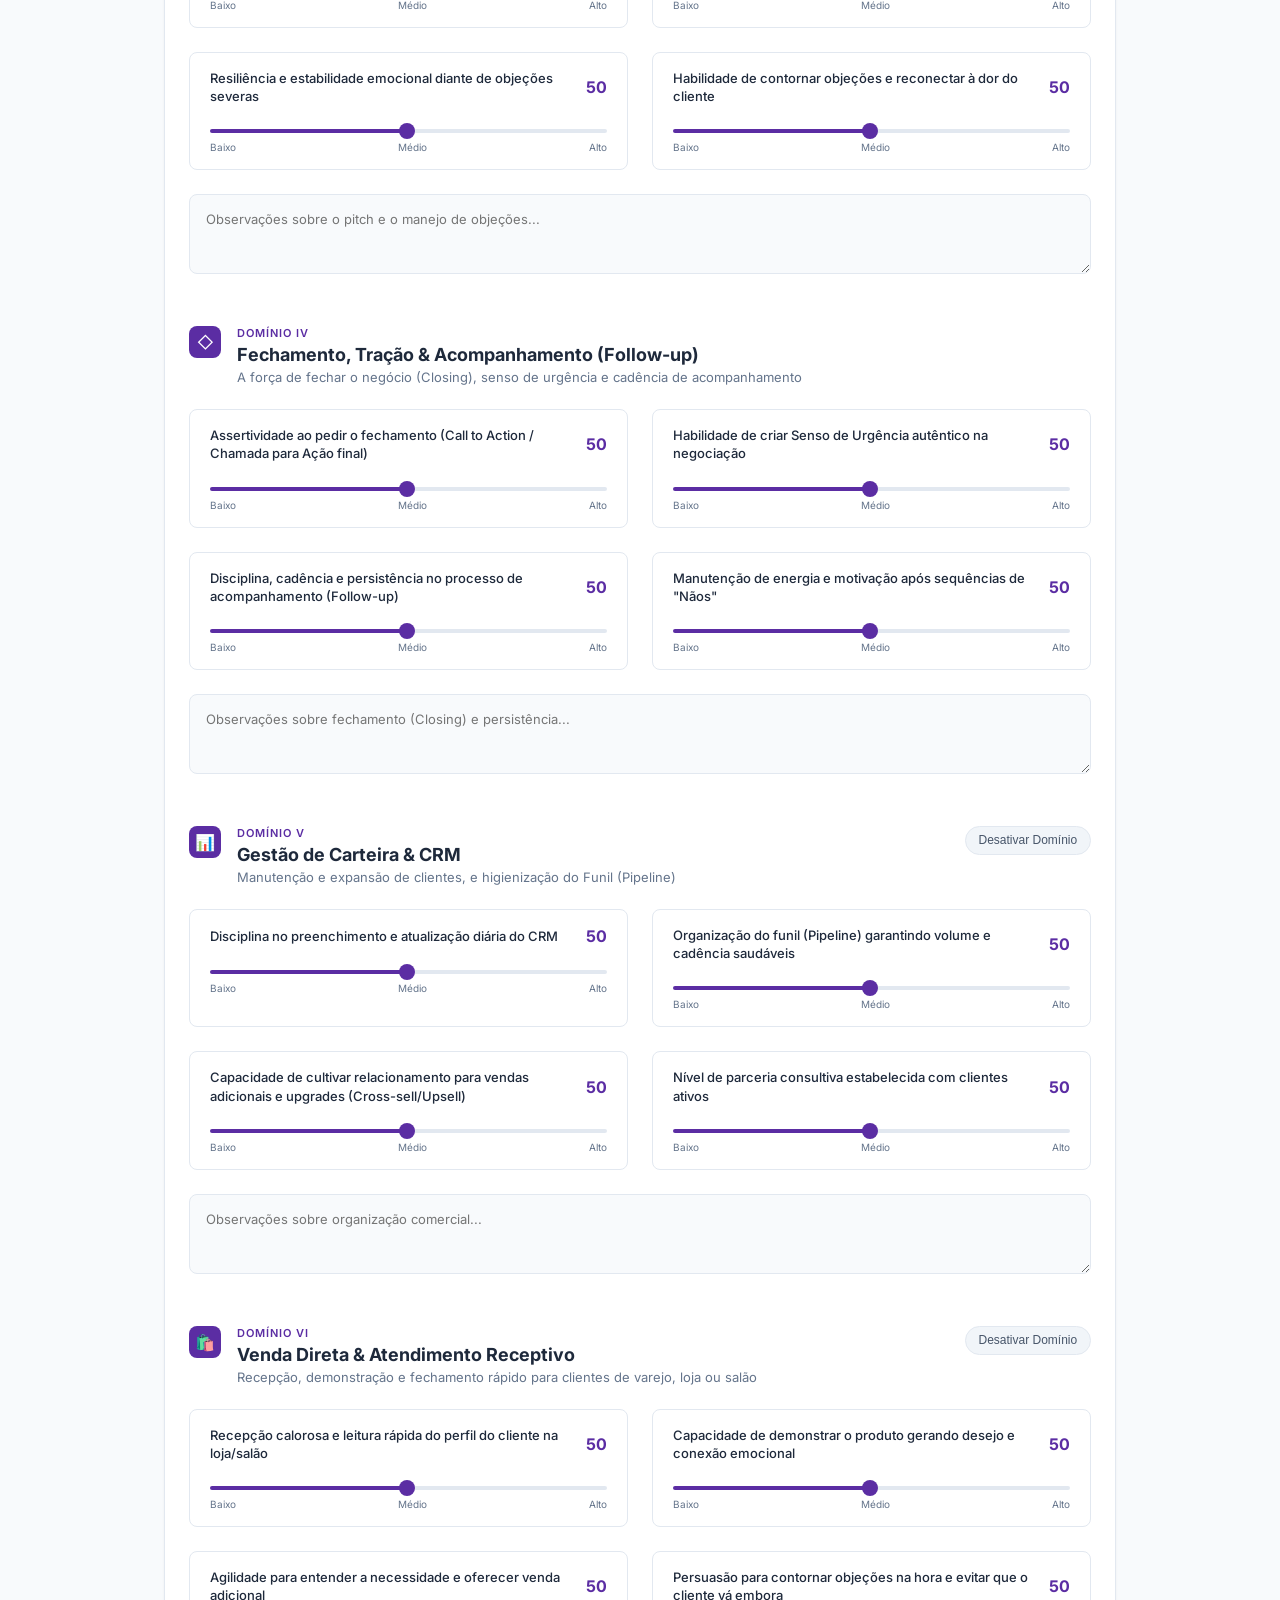
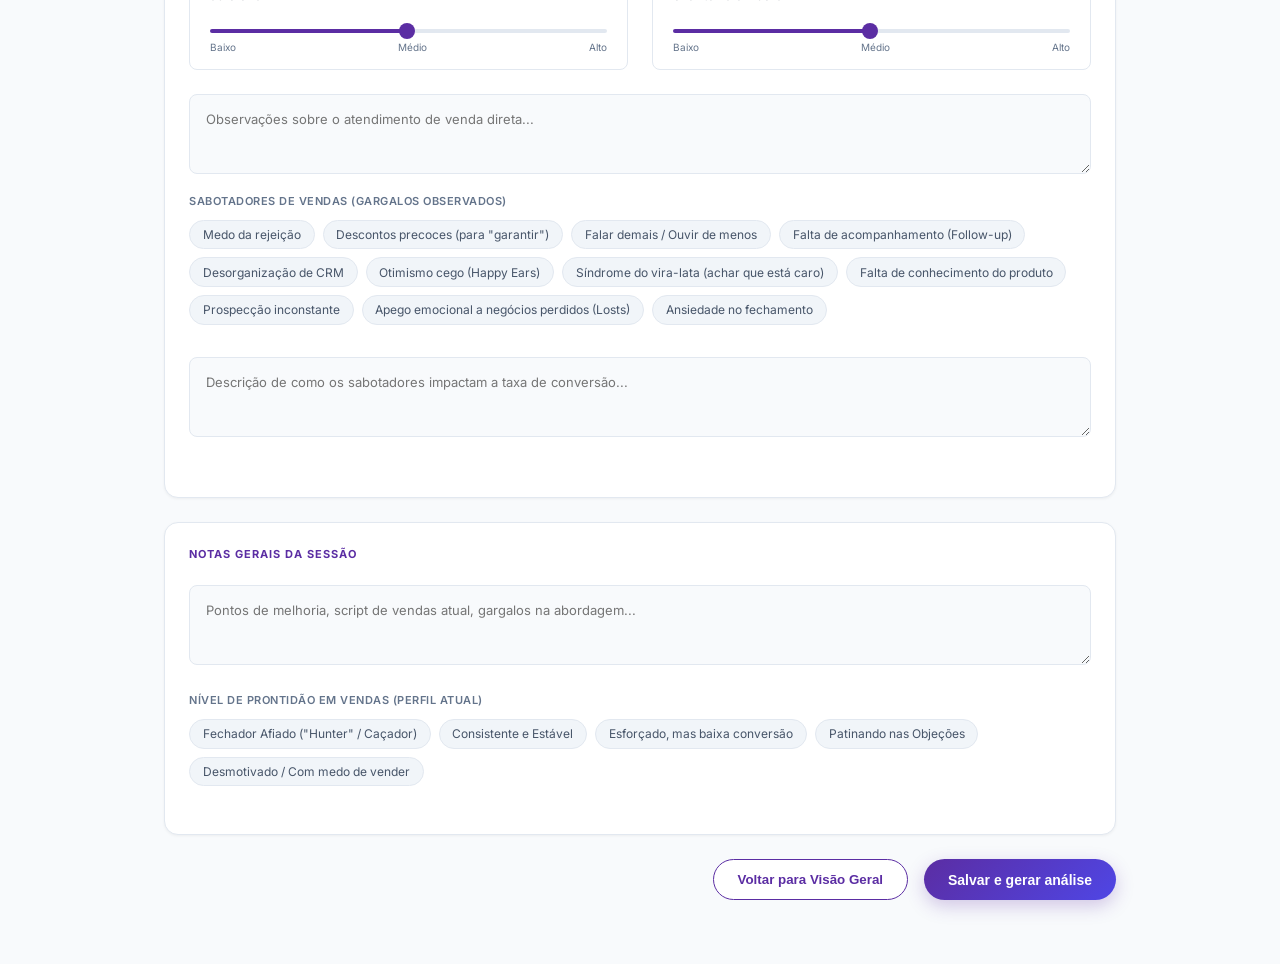
<file: telemetria_vendas.html>
<!DOCTYPE html>
<html lang="pt-BR">
<head>
    <meta charset="UTF-8"><meta name="viewport" content="width=device-width, initial-scale=1.0">
    <title>Nova Análise de Vendas</title>
    <link href="https://fonts.googleapis.com/css2?family=Inter:wght@400;500;600;700&family=Playfair+Display:wght@600;700&display=swap" rel="stylesheet">
    <style>
        *, *::before, *::after { box-sizing: border-box; margin: 0; padding: 0; }
        :root { 
            --purple: #5B2DA3; 
            --blue: #3b82f6; 
            --cyan: #06b6d4;
            --indigo: #6366f1;
            --green: #10b981;
            --orange: #f59e0b;
            --red: #ef4444;
            --text: #1e293b; 
            --text-muted: #64748B; 
            --bg: #F8FAFC; 
            --card: #ffffff; 
            --border: #e2e8f0; 
            --pill-bg: #f1f5f9;
            --pill-text: #475569;
        }
        body { font-family: 'Inter', sans-serif; background: var(--bg); color: var(--text); min-height: 100vh; padding-bottom: 4rem; }
        
        .header { padding: 2rem 0; margin-bottom: 1rem; }
        .header h1 { font-family: 'Inter', sans-serif; font-size: 28px; margin-bottom: 0.5rem; color: #1e3a8a; font-weight: 700; }
        .header h1 span { color: #1e3a8a; }
        .header p { color: var(--text-muted); font-size: 14px; }
        
        .container { max-width: 1000px; margin: 0 auto; padding: 0 1.5rem; }
        
        .card-box {
            background: var(--card);
            border: 1px solid var(--border);
            border-radius: 12px;
            padding: 1.5rem;
            margin-bottom: 1.5rem;
            box-shadow: 0 1px 3px rgba(0,0,0,0.05);
        }

        .section-header {
            font-size: 11px;
            font-weight: 700;
            text-transform: uppercase;
            letter-spacing: 1px;
            color: var(--text-muted);
            margin-bottom: 1.5rem;
        }

        .form-row {
            display: grid;
            grid-template-columns: 1fr 1fr;
            gap: 1.5rem;
            margin-bottom: 1.5rem;
        }
        .fld { display: flex; flex-direction: column; gap: 0.5rem; }
        .flbl { font-size: 11px; font-weight: 600; color: var(--text-muted); text-transform: uppercase; letter-spacing: 0.5px; }
        .finp, .fsel { 
            background: var(--bg); border: 1px solid var(--border); border-radius: 8px; 
            padding: 0.75rem 1rem; color: var(--text); font-family: inherit; font-size: 14px; outline: none;
        }
        .finp:focus, .fsel:focus { border-color: var(--green); }

        .domain-header { display: flex; gap: 1rem; margin-bottom: 1.5rem; margin-top: 1rem; }
        .domain-icon { width: 32px; height: 32px; border-radius: 8px; display: flex; align-items: center; justify-content: center; font-size: 16px; color: white; flex-shrink: 0; }
        .domain-info h3 { font-size: 11px; text-transform: uppercase; letter-spacing: 1px; color: var(--text-muted); margin-bottom: 0.25rem; font-weight: 600; }
        .domain-info h2 { font-size: 18px; font-weight: 700; color: var(--text); margin-bottom: 0.25rem; }
        .domain-info p { font-size: 13px; color: var(--text-muted); }

        .sliders-grid { display: grid; grid-template-columns: 1fr 1fr; gap: 1.5rem; margin-bottom: 1.5rem; }
        .slider-wrap { background: var(--card); border: 1px solid var(--border); border-radius: 8px; padding: 1rem 1.25rem; }
        .slider-label { display: flex; justify-content: space-between; align-items: center; margin-bottom: 0.75rem; }
        .slider-name { font-size: 13px; font-weight: 500; color: var(--text); padding-right: 1rem; line-height: 1.4; }
        .slider-value { font-size: 16px; font-weight: 700; color: var(--green); }
        input[type=range] { width: 100%; -webkit-appearance: none; height: 4px; border-radius: 2px; outline: none; cursor: pointer; margin-bottom: 0.5rem; background: #E2E8F0; }
        input[type=range]::-webkit-slider-thumb { -webkit-appearance: none; width: 16px; height: 16px; border-radius: 50%; background: var(--green); cursor: pointer; border: none; }
        .scale-labels { display: flex; justify-content: space-between; font-size: 10px; color: var(--text-muted); }

        .od-obs {
            width: 100%; background: var(--bg); border: 1px solid var(--border); border-radius: 8px;
            padding: 1rem; color: var(--text); font-family: inherit; font-size: 13px; min-height: 80px;
            resize: vertical; outline: none; margin-bottom: 2rem;
        }
        .od-obs:focus { border-color: var(--green); }

        .pills-container { display: flex; flex-wrap: wrap; gap: 0.5rem; margin-bottom: 1.5rem; }
        .pill {
            background: var(--pill-bg); color: var(--pill-text); border: 1px solid var(--border);
            padding: 0.4rem 0.8rem; border-radius: 100px; font-size: 12px; cursor: pointer; transition: all 0.2s; user-select: none;
        }
        .pill.active { background: var(--green); color: white; border-color: var(--green); }
        .pill.active.mood-pill { border-color: var(--blue); color: var(--blue); background: rgba(59,130,246,0.1); }

        .footer-actions { display: flex; justify-content: flex-end; gap: 1rem; margin-top: 1rem; }
        .btn-cancel { background: transparent; border: 1px solid var(--border); color: var(--text); padding: 0.75rem 1.5rem; border-radius: 8px; cursor: pointer; font-weight: 600; }
        .btn-analisar { background: var(--green); color: white; border: none; border-radius: 8px; padding: 0.75rem 1.5rem; font-size: 14px; font-weight: 600; cursor: pointer; transition: all 0.3s; display: flex; align-items: center; gap: 8px; }
        .btn-analisar:hover { background: #059669; }
        .btn-analisar:disabled { opacity: 0.6; cursor: not-allowed; }
        
        .resultado-box { display: none; background: #ecfdf5; border: 1px solid #a7f3d0; border-radius: 8px; padding: 1.5rem; margin-top: 2rem; line-height: 1.6; font-size: 14px; color: #065f46; }
    </style>
</head>
<body>
    <div class="header container">
        <h1>Nova <span>Análise de Vendas</span></h1>
        <p>Diagnóstico clínico sobre as competências de prospecção, fechamento e negociação do mentorado</p>
    </div>

    <div class="container">
        
        <!-- CONTEXTO -->
        <div class="card-box">
            <div class="section-header">MENTORADO(A) & CONTEXTO COMERCIAL</div>
            <div class="form-row">
                <div class="fld">
                    <label class="flbl">MENTORADO(A) / VENDEDOR</label>
                    <select class="fsel" id="sel-mentorado">
                        <option value="">Selecione o profissional</option>
                    </select>
                </div>
                <div class="fld">
                    <label class="flbl">DATA</label>
                    <input class="finp" type="date" id="inp-data">
                </div>
            </div>
            <div class="form-row" style="margin-bottom:0;">
                <div class="fld">
                    <label class="flbl">TIPO DE ENCONTRO</label>
                    <select class="fsel" id="sel-encontro">
                        <option value="">Selecione</option>
                        <option>Clínica de Vendas (Roleplay / Simulação)</option>
                        <option>Revisão do Funil de Vendas (Pipeline)</option>
                        <option>Diagnóstico de Taxa de Conversão</option>
                        <option>Sessão Individual</option>
                    </select>
                </div>
                <div class="fld">
                    <label class="flbl">TICKET MÉDIO (Opcional)</label>
                    <input class="finp" type="text" placeholder="Ex: R$ 5.000 (High Ticket / Alto Valor)" id="inp-sessao">
                </div>
            </div>
        </div>

        <!-- DOMÍNIOS -->
        <div class="card-box">
            <div class="section-header">ESCALA CLÍNICA DE PERFORMANCE EM VENDAS</div>
            
            <div class="domain-block" id="domain-1">
                <div class="domain-header" style="justify-content: space-between;">
                    <div style="display: flex; gap: 1rem;">
                        <div class="domain-icon" style="background:var(--cyan);">◈</div>
                        <div class="domain-info">
                            <h3>DOMÍNIO I</h3>
                            <h2>Prospecção & Geração de Oportunidades</h2>
                            <p>Disciplina, qualidade da abordagem fria e foco no Perfil Ideal de Cliente (ICP)</p>
                        </div>
                    </div>
                    <div>
                        <button type="button" id="btn-toggle-d1" class="pill" onclick="toggleDomain('d1')" style="margin:0; border-color:var(--border);">Desativar Domínio</button>
                    </div>
                </div>
                <div id="content-d1">
                    <div class="sliders-grid">
                    <div class="slider-wrap">
                        <div class="slider-label">
                            <span class="slider-name">Disciplina e consistência na rotina de prospecção ativa</span>
                            <span class="slider-value" id="val-d1_prosp" style="color:var(--cyan);">50</span>
                        </div>
                        <input type="range" min="1" max="100" value="50" id="d1_prosp" data-color="var(--cyan)" oninput="updateSlider('d1_prosp', this.value, 'var(--cyan)')">
                        <div class="scale-labels"><span>Baixo</span><span>Médio</span><span>Alto</span></div>
                    </div>
                    <div class="slider-wrap">
                        <div class="slider-label">
                            <span class="slider-name">Capacidade de identificar e qualificar o Perfil Ideal de Cliente (ICP)</span>
                            <span class="slider-value" id="val-d1_icp" style="color:var(--cyan);">50</span>
                        </div>
                        <input type="range" min="1" max="100" value="50" id="d1_icp" data-color="var(--cyan)" oninput="updateSlider('d1_icp', this.value, 'var(--cyan)')">
                        <div class="scale-labels"><span>Baixo</span><span>Médio</span><span>Alto</span></div>
                    </div>
                    <div class="slider-wrap">
                        <div class="slider-label">
                            <span class="slider-name">Qualidade da abordagem (Cold Call/Mail - Ligação/E-mail Frio) sem soar robótico</span>
                            <span class="slider-value" id="val-d1_cold" style="color:var(--cyan);">50</span>
                        </div>
                        <input type="range" min="1" max="100" value="50" id="d1_cold" data-color="var(--cyan)" oninput="updateSlider('d1_cold', this.value, 'var(--cyan)')">
                        <div class="scale-labels"><span>Baixo</span><span>Médio</span><span>Alto</span></div>
                    </div>
                    <div class="slider-wrap">
                        <div class="slider-label">
                            <span class="slider-name">Habilidade de gerar interesse e agendar reuniões (Conversão inicial)</span>
                            <span class="slider-value" id="val-d1_conv" style="color:var(--cyan);">50</span>
                        </div>
                        <input type="range" min="1" max="100" value="50" id="d1_conv" data-color="var(--cyan)" oninput="updateSlider('d1_conv', this.value, 'var(--cyan)')">
                        <div class="scale-labels"><span>Baixo</span><span>Médio</span><span>Alto</span></div>
                    </div>
                </div>
                <textarea class="od-obs" placeholder="Observações sobre funil e prospecção..."></textarea>
                </div>
            </div>

            <div class="domain-block">
                <div class="domain-header">
                    <div class="domain-icon" style="background:var(--indigo);">◎</div>
                    <div class="domain-info">
                        <h3>DOMÍNIO II</h3>
                        <h2>Investigação, Diagnóstico & Rapport</h2>
                        <p>Habilidade de fazer as perguntas certas e entender a dor real do cliente</p>
                    </div>
                </div>
                <div class="sliders-grid">
                    <div class="slider-wrap">
                        <div class="slider-label">
                            <span class="slider-name">Velocidade e profundidade do Rapport criado com o prospect</span>
                            <span class="slider-value" id="val-d2_rap" style="color:var(--indigo);">50</span>
                        </div>
                        <input type="range" min="1" max="100" value="50" id="d2_rap" data-color="var(--indigo)" oninput="updateSlider('d2_rap', this.value, 'var(--indigo)')">
                        <div class="scale-labels"><span>Baixo</span><span>Médio</span><span>Alto</span></div>
                    </div>
                    <div class="slider-wrap">
                        <div class="slider-label">
                            <span class="slider-name">Condução de reunião através de perguntas abertas e estratégicas</span>
                            <span class="slider-value" id="val-d2_perg" style="color:var(--indigo);">50</span>
                        </div>
                        <input type="range" min="1" max="100" value="50" id="d2_perg" data-color="var(--indigo)" oninput="updateSlider('d2_perg', this.value, 'var(--indigo)')">
                        <div class="scale-labels"><span>Baixo</span><span>Médio</span><span>Alto</span></div>
                    </div>
                    <div class="slider-wrap">
                        <div class="slider-label">
                            <span class="slider-name">Escuta ativa (entender as entrelinhas e a dor real)</span>
                            <span class="slider-value" id="val-d2_esc" style="color:var(--indigo);">50</span>
                        </div>
                        <input type="range" min="1" max="100" value="50" id="d2_esc" data-color="var(--indigo)" oninput="updateSlider('d2_esc', this.value, 'var(--indigo)')">
                        <div class="scale-labels"><span>Baixo</span><span>Médio</span><span>Alto</span></div>
                    </div>
                    <div class="slider-wrap">
                        <div class="slider-label">
                            <span class="slider-name">Habilidade de mostrar ao cliente o que ele perde se não comprar (Custo da inércia)</span>
                            <span class="slider-value" id="val-d2_dor" style="color:var(--indigo);">50</span>
                        </div>
                        <input type="range" min="1" max="100" value="50" id="d2_dor" data-color="var(--indigo)" oninput="updateSlider('d2_dor', this.value, 'var(--indigo)')">
                        <div class="scale-labels"><span>Baixo</span><span>Médio</span><span>Alto</span></div>
                    </div>
                </div>
                <textarea class="od-obs" placeholder="Observações sobre a forma de conduzir reuniões..."></textarea>
            </div>

            <div class="domain-block">
                <div class="domain-header">
                    <div class="domain-icon" style="background:var(--orange);">⊙</div>
                    <div class="domain-info">
                        <h3>DOMÍNIO III</h3>
                        <h2>Apresentação da Solução & Objeções</h2>
                        <p>Clareza ao demonstrar valor e controle emocional diante da resistência do cliente</p>
                    </div>
                </div>
                <div class="sliders-grid">
                    <div class="slider-wrap">
                        <div class="slider-label">
                            <span class="slider-name">Apresentação focada em valor, não apenas em características</span>
                            <span class="slider-value" id="val-d3_val" style="color:var(--orange);">50</span>
                        </div>
                        <input type="range" min="1" max="100" value="50" id="d3_val" data-color="var(--orange)" oninput="updateSlider('d3_val', this.value, 'var(--orange)')">
                        <div class="scale-labels"><span>Baixo</span><span>Médio</span><span>Alto</span></div>
                    </div>
                    <div class="slider-wrap">
                        <div class="slider-label">
                            <span class="slider-name">Postura assertiva e firmeza ao comunicar preços e condições</span>
                            <span class="slider-value" id="val-d3_preco" style="color:var(--orange);">50</span>
                        </div>
                        <input type="range" min="1" max="100" value="50" id="d3_preco" data-color="var(--orange)" oninput="updateSlider('d3_preco', this.value, 'var(--orange)')">
                        <div class="scale-labels"><span>Baixo</span><span>Médio</span><span>Alto</span></div>
                    </div>
                    <div class="slider-wrap">
                        <div class="slider-label">
                            <span class="slider-name">Resiliência e estabilidade emocional diante de objeções severas</span>
                            <span class="slider-value" id="val-d3_res" style="color:var(--orange);">50</span>
                        </div>
                        <input type="range" min="1" max="100" value="50" id="d3_res" data-color="var(--orange)" oninput="updateSlider('d3_res', this.value, 'var(--orange)')">
                        <div class="scale-labels"><span>Baixo</span><span>Médio</span><span>Alto</span></div>
                    </div>
                    <div class="slider-wrap">
                        <div class="slider-label">
                            <span class="slider-name">Habilidade de contornar objeções e reconectar à dor do cliente</span>
                            <span class="slider-value" id="val-d3_cont" style="color:var(--orange);">50</span>
                        </div>
                        <input type="range" min="1" max="100" value="50" id="d3_cont" data-color="var(--orange)" oninput="updateSlider('d3_cont', this.value, 'var(--orange)')">
                        <div class="scale-labels"><span>Baixo</span><span>Médio</span><span>Alto</span></div>
                    </div>
                </div>
                <textarea class="od-obs" placeholder="Observações sobre o pitch e o manejo de objeções..."></textarea>
            </div>

            <div class="domain-block">
                <div class="domain-header">
                    <div class="domain-icon" style="background:var(--green);">◇</div>
                    <div class="domain-info">
                        <h3>DOMÍNIO IV</h3>
                        <h2>Fechamento, Tração & Acompanhamento (Follow-up)</h2>
                        <p>A força de fechar o negócio (Closing), senso de urgência e cadência de acompanhamento</p>
                    </div>
                </div>
                <div class="sliders-grid">
                    <div class="slider-wrap">
                        <div class="slider-label">
                            <span class="slider-name">Assertividade ao pedir o fechamento (Call to Action / Chamada para Ação final)</span>
                            <span class="slider-value" id="val-d4_clos" style="color:var(--green);">50</span>
                        </div>
                        <input type="range" min="1" max="100" value="50" id="d4_clos" data-color="var(--green)" oninput="updateSlider('d4_clos', this.value, 'var(--green)')">
                        <div class="scale-labels"><span>Baixo</span><span>Médio</span><span>Alto</span></div>
                    </div>
                    <div class="slider-wrap">
                        <div class="slider-label">
                            <span class="slider-name">Habilidade de criar Senso de Urgência autêntico na negociação</span>
                            <span class="slider-value" id="val-d4_urg" style="color:var(--green);">50</span>
                        </div>
                        <input type="range" min="1" max="100" value="50" id="d4_urg" data-color="var(--green)" oninput="updateSlider('d4_urg', this.value, 'var(--green)')">
                        <div class="scale-labels"><span>Baixo</span><span>Médio</span><span>Alto</span></div>
                    </div>
                    <div class="slider-wrap">
                        <div class="slider-label">
                            <span class="slider-name">Disciplina, cadência e persistência no processo de acompanhamento (Follow-up)</span>
                            <span class="slider-value" id="val-d4_fol" style="color:var(--green);">50</span>
                        </div>
                        <input type="range" min="1" max="100" value="50" id="d4_fol" data-color="var(--green)" oninput="updateSlider('d4_fol', this.value, 'var(--green)')">
                        <div class="scale-labels"><span>Baixo</span><span>Médio</span><span>Alto</span></div>
                    </div>
                    <div class="slider-wrap">
                        <div class="slider-label">
                            <span class="slider-name">Manutenção de energia e motivação após sequências de "Nãos"</span>
                            <span class="slider-value" id="val-d4_n" style="color:var(--green);">50</span>
                        </div>
                        <input type="range" min="1" max="100" value="50" id="d4_n" data-color="var(--green)" oninput="updateSlider('d4_n', this.value, 'var(--green)')">
                        <div class="scale-labels"><span>Baixo</span><span>Médio</span><span>Alto</span></div>
                    </div>
                </div>
                <textarea class="od-obs" placeholder="Observações sobre fechamento (Closing) e persistência..."></textarea>
            </div>

            <div class="domain-block" id="domain-5">
                <div class="domain-header" style="justify-content: space-between;">
                    <div style="display: flex; gap: 1rem;">
                        <div class="domain-icon" style="background:var(--blue);">📊</div>
                        <div class="domain-info">
                            <h3>DOMÍNIO V</h3>
                            <h2>Gestão de Carteira & CRM</h2>
                            <p>Manutenção e expansão de clientes, e higienização do Funil (Pipeline)</p>
                        </div>
                    </div>
                    <div>
                        <button type="button" id="btn-toggle-d5" class="pill" onclick="toggleDomain('d5')" style="margin:0; border-color:var(--border);">Desativar Domínio</button>
                    </div>
                </div>
                <div id="content-d5">
                    <div class="sliders-grid">
                        <div class="slider-wrap">
                            <div class="slider-label">
                                <span class="slider-name">Disciplina no preenchimento e atualização diária do CRM</span>
                                <span class="slider-value" id="val-d5_crm" style="color:var(--blue);">50</span>
                            </div>
                            <input type="range" min="1" max="100" value="50" id="d5_crm" data-color="var(--blue)" oninput="updateSlider('d5_crm', this.value, 'var(--blue)')">
                            <div class="scale-labels"><span>Baixo</span><span>Médio</span><span>Alto</span></div>
                        </div>
                        <div class="slider-wrap">
                            <div class="slider-label">
                                <span class="slider-name">Organização do funil (Pipeline) garantindo volume e cadência saudáveis</span>
                                <span class="slider-value" id="val-d5_pipe" style="color:var(--blue);">50</span>
                            </div>
                            <input type="range" min="1" max="100" value="50" id="d5_pipe" data-color="var(--blue)" oninput="updateSlider('d5_pipe', this.value, 'var(--blue)')">
                            <div class="scale-labels"><span>Baixo</span><span>Médio</span><span>Alto</span></div>
                        </div>
                        <div class="slider-wrap">
                            <div class="slider-label">
                                <span class="slider-name">Capacidade de cultivar relacionamento para vendas adicionais e upgrades (Cross-sell/Upsell)</span>
                                <span class="slider-value" id="val-d5_up" style="color:var(--blue);">50</span>
                            </div>
                            <input type="range" min="1" max="100" value="50" id="d5_up" data-color="var(--blue)" oninput="updateSlider('d5_up', this.value, 'var(--blue)')">
                            <div class="scale-labels"><span>Baixo</span><span>Médio</span><span>Alto</span></div>
                        </div>
                        <div class="slider-wrap">
                            <div class="slider-label">
                                <span class="slider-name">Nível de parceria consultiva estabelecida com clientes ativos</span>
                                <span class="slider-value" id="val-d5_cons" style="color:var(--blue);">50</span>
                            </div>
                            <input type="range" min="1" max="100" value="50" id="d5_cons" data-color="var(--blue)" oninput="updateSlider('d5_cons', this.value, 'var(--blue)')">
                            <div class="scale-labels"><span>Baixo</span><span>Médio</span><span>Alto</span></div>
                        </div>
                    </div>
                    <textarea class="od-obs" placeholder="Observações sobre organização comercial..."></textarea>
                </div>
            </div>

            <div class="domain-block" id="domain-6">
                <div class="domain-header" style="justify-content: space-between;">
                    <div style="display: flex; gap: 1rem;">
                        <div class="domain-icon" style="background:var(--purple);">🛍️</div>
                        <div class="domain-info">
                            <h3>DOMÍNIO VI</h3>
                            <h2>Venda Direta & Atendimento Receptivo</h2>
                            <p>Recepção, demonstração e fechamento rápido para clientes de varejo, loja ou salão</p>
                        </div>
                    </div>
                    <div>
                        <button type="button" id="btn-toggle-d6" class="pill" onclick="toggleDomain('d6')" style="margin:0; border-color:var(--border);">Desativar Domínio</button>
                    </div>
                </div>
                <div id="content-d6">
                    <div class="sliders-grid">
                        <div class="slider-wrap">
                            <div class="slider-label">
                                <span class="slider-name">Recepção calorosa e leitura rápida do perfil do cliente na loja/salão</span>
                                <span class="slider-value" id="val-d6_rec" style="color:var(--purple);">50</span>
                            </div>
                            <input type="range" min="1" max="100" value="50" id="d6_rec" data-color="var(--purple)" oninput="updateSlider('d6_rec', this.value, 'var(--purple)')">
                            <div class="scale-labels"><span>Baixo</span><span>Médio</span><span>Alto</span></div>
                        </div>
                        <div class="slider-wrap">
                            <div class="slider-label">
                                <span class="slider-name">Capacidade de demonstrar o produto gerando desejo e conexão emocional</span>
                                <span class="slider-value" id="val-d6_dem" style="color:var(--purple);">50</span>
                            </div>
                            <input type="range" min="1" max="100" value="50" id="d6_dem" data-color="var(--purple)" oninput="updateSlider('d6_dem', this.value, 'var(--purple)')">
                            <div class="scale-labels"><span>Baixo</span><span>Médio</span><span>Alto</span></div>
                        </div>
                        <div class="slider-wrap">
                            <div class="slider-label">
                                <span class="slider-name">Agilidade para entender a necessidade e oferecer venda adicional</span>
                                <span class="slider-value" id="val-d6_crs" style="color:var(--purple);">50</span>
                            </div>
                            <input type="range" min="1" max="100" value="50" id="d6_crs" data-color="var(--purple)" oninput="updateSlider('d6_crs', this.value, 'var(--purple)')">
                            <div class="scale-labels"><span>Baixo</span><span>Médio</span><span>Alto</span></div>
                        </div>
                        <div class="slider-wrap">
                            <div class="slider-label">
                                <span class="slider-name">Persuasão para contornar objeções na hora e evitar que o cliente vá embora</span>
                                <span class="slider-value" id="val-d6_fech" style="color:var(--purple);">50</span>
                            </div>
                            <input type="range" min="1" max="100" value="50" id="d6_fech" data-color="var(--purple)" oninput="updateSlider('d6_fech', this.value, 'var(--purple)')">
                            <div class="scale-labels"><span>Baixo</span><span>Médio</span><span>Alto</span></div>
                        </div>
                    </div>
                    <textarea class="od-obs" placeholder="Observações sobre o atendimento de venda direta..."></textarea>
                </div>
            </div>

            <div style="margin-bottom:2rem; margin-top:-1rem;">
                <div class="flbl" style="margin-bottom:0.75rem;">SABOTADORES DE VENDAS (GARGALOS OBSERVADOS)</div>
                <div class="pills-container" id="gatilhos">
                    <div class="pill">Medo da rejeição</div><div class="pill">Descontos precoces (para "garantir")</div><div class="pill">Falar demais / Ouvir de menos</div><div class="pill">Falta de acompanhamento (Follow-up)</div><div class="pill">Desorganização de CRM</div><div class="pill">Otimismo cego (Happy Ears)</div><div class="pill">Síndrome do vira-lata (achar que está caro)</div><div class="pill">Falta de conhecimento do produto</div><div class="pill">Prospecção inconstante</div><div class="pill">Apego emocional a negócios perdidos (Losts)</div><div class="pill">Ansiedade no fechamento</div>
                </div>
            </div>
            <textarea class="od-obs" placeholder="Descrição de como os sabotadores impactam a taxa de conversão..."></textarea>

        </div>

        <!-- NOTAS FINAIS -->
        <div class="card-box">
            <div class="section-header">NOTAS GERAIS DA SESSÃO</div>
            <textarea class="od-obs" id="notas-gerais" placeholder="Pontos de melhoria, script de vendas atual, gargalos na abordagem..." style="margin-bottom:1.5rem;"></textarea>
            
            <div class="flbl" style="margin-bottom:0.75rem;">NÍVEL DE PRONTIDÃO EM VENDAS (PERFIL ATUAL)</div>
            <div class="pills-container" id="prontidao">
                <div class="pill mood-btn">Fechador Afiado ("Hunter" / Caçador)</div>
                <div class="pill mood-btn">Consistente e Estável</div>
                <div class="pill mood-btn">Esforçado, mas baixa conversão</div>
                <div class="pill mood-btn">Patinando nas Objeções</div>
                <div class="pill mood-btn">Desmotivado / Com medo de vender</div>
            </div>
        </div>

        <div class="footer-actions">
            <button class="btn-cancel" onclick="MentoraPonte.voltar()">Voltar para Visão Geral</button>
            <button class="btn-analisar" id="btn-analisar" onclick="salvarEAnalisar()">Salvar e gerar análise</button>
        </div>

        <div class="resultado-box" id="resultado">
            <div style="font-weight:700; margin-bottom:1rem; font-size:16px;">📊 Diagnóstico de Vendas (Agente Mentóra) Salvo</div>
            <div id="resultado-texto" style="white-space: pre-line;"></div>
        </div>

    </div>

    <script>
        const EDGE_URL = 'https://duhaqygpyamjelwxylmn.supabase.co/functions/v1/proxy-ia';
        
        document.getElementById('inp-data').valueAsDate = new Date();

        function updateSlider(id, value, color) { 
            const valEl = document.getElementById('val-'+id);
            if(valEl) { valEl.textContent = value; valEl.style.color = color; }
            const s = document.getElementById(id); 
            if(s) {
                const pct = value; 
                s.style.background = `linear-gradient(to right, ${color} 0%, ${color} ${pct}%, #E2E8F0 ${pct}%, #E2E8F0 100%)`; 
            }
        }

        // Normal pills toggle
        document.querySelectorAll('.pill:not(.mood-btn):not([id^="btn-toggle-"])').forEach(p => {
            p.addEventListener('click', () => {
                p.classList.toggle('active');
                if(p.classList.contains('active')) {
                    p.style.backgroundColor = 'var(--green)';
                    p.style.borderColor = 'var(--green)';
                    p.style.color = 'white';
                } else {
                    p.style.backgroundColor = 'var(--pill-bg)';
                    p.style.borderColor = 'var(--border)';
                    p.style.color = 'var(--pill-text)';
                }
            });
        });

        // Mood pills act as radio buttons
        document.querySelectorAll('.mood-btn').forEach(p => {
            p.addEventListener('click', () => {
                document.querySelectorAll('.mood-btn').forEach(m => {
                    m.classList.remove('active', 'mood-pill');
                    m.style.backgroundColor = 'var(--pill-bg)';
                    m.style.borderColor = 'var(--border)';
                    m.style.color = 'var(--pill-text)';
                });
                p.classList.add('active', 'mood-pill');
                p.style.backgroundColor = 'rgba(59,130,246,0.1)';
                p.style.borderColor = 'var(--blue)';
                p.style.color = 'var(--blue)';
            });
        });

        let domState = { d1: true, d5: true, d6: true };
        function toggleDomain(dId) {
            domState[dId] = !domState[dId];
            const btn = document.getElementById('btn-toggle-' + dId);
            const content = document.getElementById('content-' + dId);
            
            if (!domState[dId]) {
                btn.textContent = 'Ativar Domínio';
                btn.style.backgroundColor = '#f1f5f9';
                btn.style.color = '#94a3b8';
                content.style.opacity = '0.3';
                content.style.pointerEvents = 'none';
            } else {
                btn.textContent = 'Desativar Domínio';
                btn.style.backgroundColor = '';
                btn.style.color = '';
                content.style.opacity = '1';
                content.style.pointerEvents = 'auto';
            }
        }

        function getValuesStr() { 
            let data = [];
            data.push("Contexto Comercial:");
            data.push(`- Mentorado(a)/Vendedor: ${document.getElementById('sel-mentorado').value || 'Não informado'}`);
            data.push(`- Tipo: ${document.getElementById('sel-encontro').value || 'Não informado'}`);
            data.push(`- Ticket Médio: ${document.getElementById('inp-sessao').value || 'N/A'}`);
            
            document.querySelectorAll('.domain-block').forEach(dom => {
                if (dom.id === 'domain-1' && !domState.d1) return;
                if (dom.id === 'domain-5' && !domState.d5) return;
                if (dom.id === 'domain-6' && !domState.d6) return;

                let title = dom.querySelector('h2').textContent;
                data.push("\n## " + title);
                dom.querySelectorAll('.slider-wrap').forEach(sw => {
                    let name = sw.querySelector('.slider-name').textContent;
                    let val = sw.querySelector('input').value;
                    data.push(`- ${name}: ${val}/100`);
                });
                let obs = dom.querySelector('textarea');
                if(obs && obs.value.trim()) {
                    data.push(`- Observação: ${obs.value.trim()}`);
                }
            });

            let gatilhos = Array.from(document.querySelectorAll('#gatilhos .pill.active')).map(p => p.textContent);
            if(gatilhos.length > 0) data.push("\n## Sabotadores de Vendas (Gargalos): " + gatilhos.join(', '));

            let geral = document.getElementById('notas-gerais').value;
            if(geral.trim()) data.push("\n## Notas Gerais/Feedback: " + geral.trim());

            let humor = document.querySelector('.mood-btn.active');
            if(humor) data.push("## Nível de Prontidão (Perfil Atual): " + humor.textContent);

            return data.join('\n');
        }

        async function salvarEAnalisar() {
            const btn=document.getElementById('btn-analisar'), resultBox=document.getElementById('resultado'), resultText=document.getElementById('resultado-texto');
            btn.disabled=true; btn.textContent='Salvando...';
            
            const indStr = getValuesStr();
            const prompt = ''; // a análise com o Agente Mentóra é feita na Visão Geral (os textos de instrução ficam no servidor);
            
            await MentoraPonte.analisarESalvar({
                tipo: 'vendas', titulo: 'Telemetria de Vendas & Negociação', indStr, prompt,
                btn, resultBox, resultText, textoBotao: '🌐 Salvar & Gerar Diagnóstico com Agente Mentóra'
            });
        }

        // Init ranges
        document.querySelectorAll('input[type=range]').forEach(s => {
            updateSlider(s.id, s.value, s.dataset.color);
        });
        
        // Load mentees if function exists from main page
        if(typeof getMentees === 'function') {
            const ms = getMentees();
            const sel = document.getElementById('sel-mentorado');
            ms.forEach(m => {
                { const o = document.createElement('option'); o.value = m.id; o.textContent = m.nome || 'Mentorado'; sel.appendChild(o); }
            });
        }
    </script>
    <script src="telemetria_ponte.js?v=20261003b"></script>

<style id="tele-pdf-estilo">
.btn-pdf-tele { background:#fff; color:#5B2DA3; border:1.5px solid #5B2DA3; border-radius:8px; padding:0.75rem 1.25rem; font-size:14px; font-weight:600; cursor:pointer; }
.btn-pdf-tele:hover { background:#F5F3FF; }
@media print {
  .footer-actions, button, .btn-pdf-tele { display:none !important; }
  body { background:#fff !important; }
  .resultado-box:empty { display:none !important; }
  * { -webkit-print-color-adjust:exact; print-color-adjust:exact; }
}
</style>
<script>
// Baixar PDF da telemetria: abre a impressão do navegador (escolha "Salvar como PDF")
function baixarPDFTelemetria() {
  var tituloOrig = document.title;
  var d = new Date();
  var sel = document.querySelector('select');
  var nome = sel && sel.options[sel.selectedIndex] ? sel.options[sel.selectedIndex].text : '';
  document.title = 'Mentora - ' + tituloOrig + (nome && !/selecion/i.test(nome) ? ' - ' + nome : '') + ' - ' + d.toLocaleDateString('pt-BR').replace(/\//g, '-');
  var res = document.getElementById('resultado');
  var estavaOculto = res && getComputedStyle(res).display === 'none' && (document.getElementById('resultado-texto') || {}).textContent;
  if (estavaOculto) res.style.display = 'block';
  setTimeout(function () { window.print(); document.title = tituloOrig; }, 100);
}
</script>
</body>
</html>
</file>
